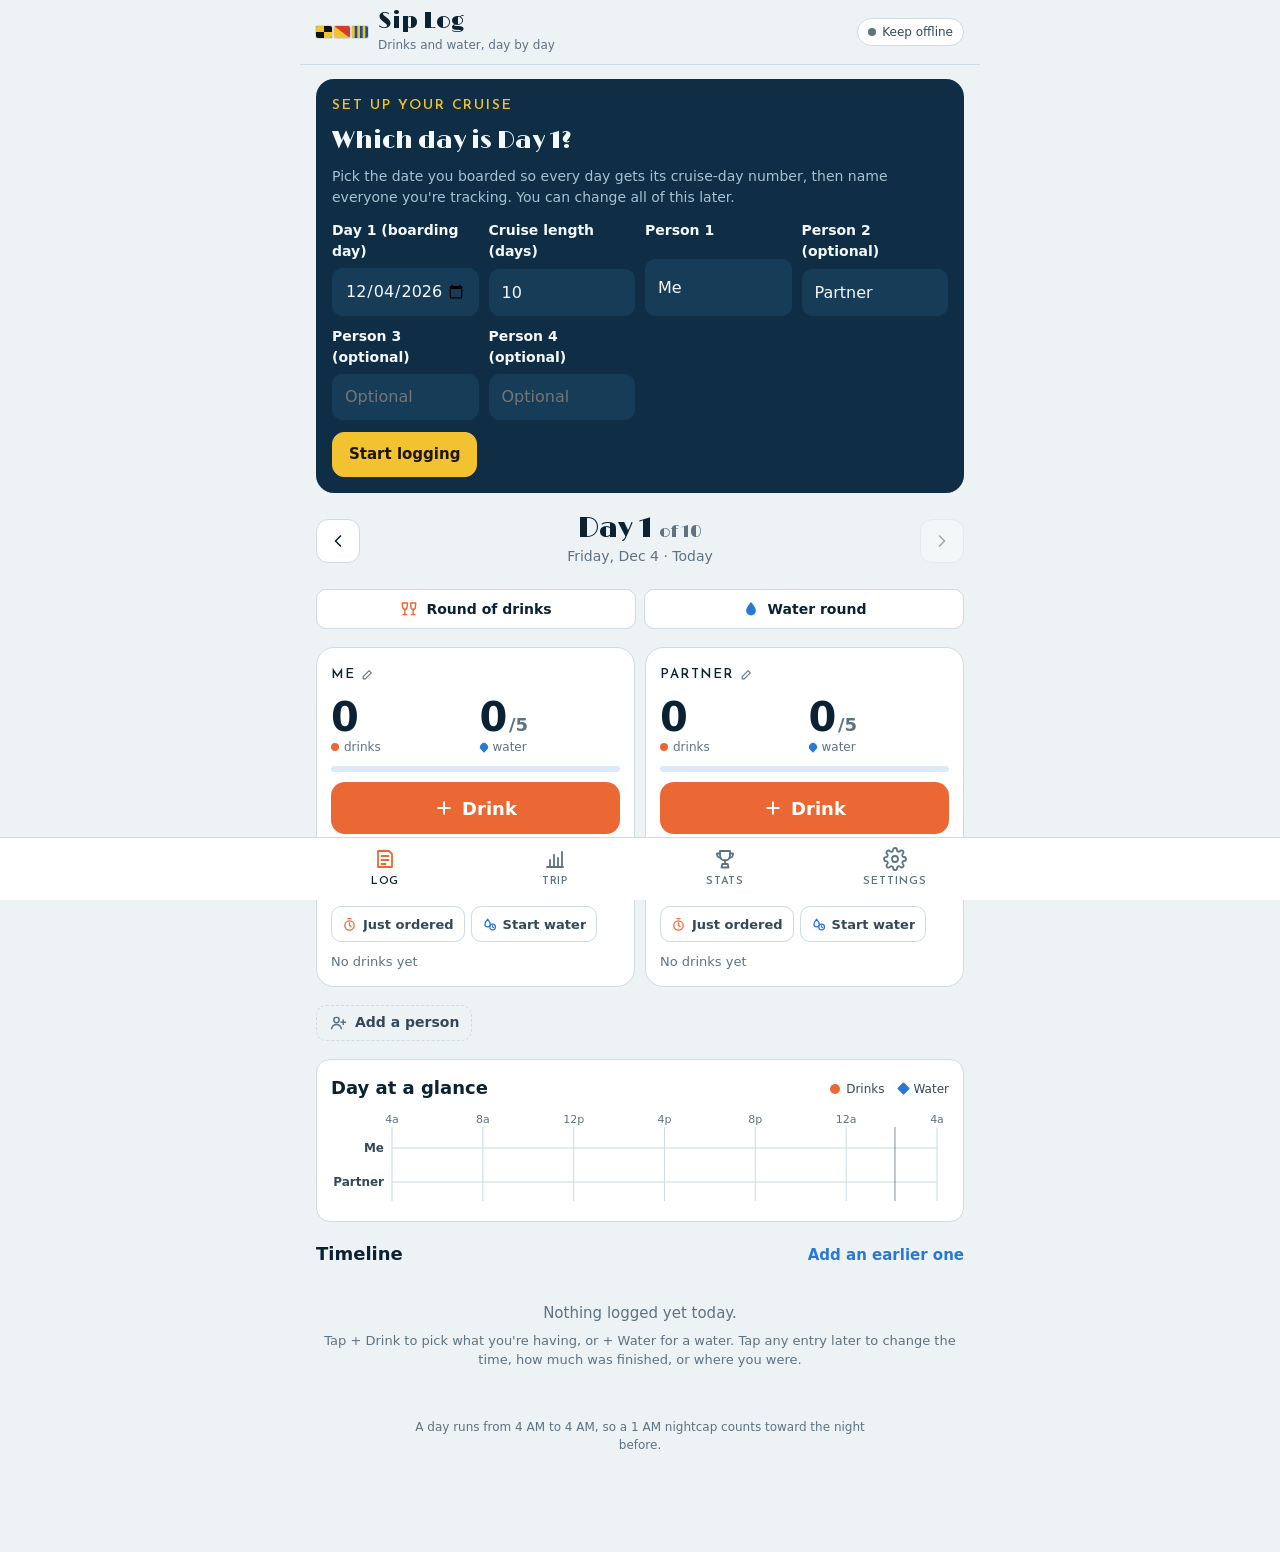
<file: index.html>
<!doctype html>
<html lang="en">
<head>
<meta charset="utf-8">
<meta name="viewport" content="width=device-width, initial-scale=1, viewport-fit=cover">
<title>Sip Log</title>
<meta name="description" content="Offline drink and water counter for your cruise: one-tap logging, finish times, a daily timeline and a day-by-day trip history.">
<meta name="theme-color" content="#0f2d44">
<meta name="mobile-web-app-capable" content="yes">
<meta name="apple-mobile-web-app-capable" content="yes">
<meta name="apple-mobile-web-app-title" content="Sip Log">
<meta name="apple-mobile-web-app-status-bar-style" content="default">
<link rel="icon" type="image/png" href="favicon-32.png">
<link rel="apple-touch-icon" href="apple-touch-icon.png">
<link rel="manifest" href="manifest.webmanifest">
<style>
:root{padding-top:env(safe-area-inset-top,0px);padding-bottom:env(safe-area-inset-bottom,0px)}[hidden]{display:none!important}img{max-width:100%}
@font-face{font-family:"Limelight";font-style:normal;font-weight:400;font-display:swap;src:url([data-uri]) format("woff2")}
@font-face{font-family:"Josefin Sans";font-style:normal;font-weight:600;font-display:swap;src:url([data-uri]) format("woff2")}
/* Layout: a ship's-log page per cruise day. Counters on top, the day's timeline below,
   a deck-style tab bar at the bottom. Drinks are orange, water is blue, everywhere. */
:root {
  --bg: #edf3f5;
  --surface: #ffffff;
  --surface-2: #e2ecf0;
  --ink: #0b2233;
  --ink-2: #33495a;
  --muted: #5d7282;
  --line: #cddbe2;
  --navy: #0f2d44;
  --navy-2: #173c58;
  --navy-ink: #f3f8fa;
  --navy-muted: #a9c0cf;
  --drink: #eb6834;
  --water: #2a78d6;
  --drink-soft: #fbe3d8;
  --water-soft: #dce9f9;
  --flag: #f2c230;
  --good: #23784a;
  --warn: #a35b00;
  --danger: #b3261e;
  --scrim: rgba(4, 16, 26, .55);
  --shadow: 0 1px 2px rgba(11, 34, 51, .06), 0 8px 24px rgba(11, 34, 51, .08);
  --font-display: "Limelight", "Didot", "Bodoni 72", Georgia, serif;
  --font-label: "Josefin Sans", "Futura", "Avenir Next", "Century Gothic", system-ui, sans-serif;
  --font-body: system-ui, -apple-system, "Segoe UI", Roboto, "Helvetica Neue", Arial, sans-serif;
  --r: 14px;
  --tabbar: 62px;
}
@media (prefers-color-scheme: dark) {
  :root:not([data-theme="light"]) {
    --bg: #07131c; --surface: #0e1f2c; --surface-2: #142a3a; --ink: #e7f0f4; --ink-2: #bfd0da;
    --muted: #8ca3b2; --line: #21384a; --navy: #0b2131; --navy-2: #14344b; --navy-ink: #eef5f8; --navy-muted: #9db5c4;
    --drink: #d95926; --water: #3987e5; --drink-soft: #3a2117; --water-soft: #13304f;
    --flag: #f2c230; --good: #5cc98a; --warn: #f0a63a; --danger: #ff8a80; --scrim: rgba(0, 0, 0, .62);
    --shadow: 0 1px 2px rgba(0, 0, 0, .3), 0 8px 24px rgba(0, 0, 0, .35);
    color-scheme: dark;
  }
}
:root[data-theme="dark"] {
  --bg: #07131c; --surface: #0e1f2c; --surface-2: #142a3a; --ink: #e7f0f4; --ink-2: #bfd0da;
  --muted: #8ca3b2; --line: #21384a; --navy: #0b2131; --navy-2: #14344b; --navy-ink: #eef5f8; --navy-muted: #9db5c4;
  --drink: #d95926; --water: #3987e5; --drink-soft: #3a2117; --water-soft: #13304f;
  --flag: #f2c230; --good: #5cc98a; --warn: #f0a63a; --danger: #ff8a80; --scrim: rgba(0, 0, 0, .62);
  --shadow: 0 1px 2px rgba(0, 0, 0, .3), 0 8px 24px rgba(0, 0, 0, .35);
  color-scheme: dark;
}

* { box-sizing: border-box; }
html { -webkit-text-size-adjust: 100%; }
body { margin: 0; background: var(--bg); color: var(--ink); font: 15px/1.5 var(--font-body); -webkit-tap-highlight-color: transparent; }
button, input, select, textarea { font: inherit; color: inherit; }
button { cursor: pointer; }
:focus-visible { outline: 3px solid var(--water); outline-offset: 2px; border-radius: 6px; }
h1, h2, h3 { margin: 0; text-wrap: balance; }
p { margin: 0; }
.eyebrow { font-family: var(--font-label); font-weight: 600; font-size: 12px; letter-spacing: .14em; text-transform: uppercase; color: var(--muted); }
.muted { color: var(--muted); }
.small { font-size: 13px; }
.sr { position: absolute; width: 1px; height: 1px; overflow: hidden; clip: rect(0 0 0 0); white-space: nowrap; }

/* shell */
.app { max-width: 680px; margin: 0 auto; padding-inline: 16px; padding-block: 0 calc(var(--tabbar) + 28px + env(safe-area-inset-bottom, 0px)); }
.top { position: sticky; top: env(safe-area-inset-top, 0px); z-index: 20; margin-inline: -16px; padding: 10px 16px; display: flex; align-items: center; gap: 12px; background: var(--bg); border-bottom: 1px solid var(--line); }
.top::before { content: ""; position: absolute; left: 0; right: 0; bottom: 100%; height: env(safe-area-inset-top, 0px); background: var(--bg); }
.brand { display: flex; align-items: center; gap: 10px; flex: 1; min-width: 0; }
.brand h1 { font-family: var(--font-display); font-weight: 400; font-size: 23px; line-height: 1; }
.brand .sub { font-size: 12px; color: var(--muted); margin-top: 3px; white-space: nowrap; overflow: hidden; text-overflow: ellipsis; }
.brand > div { min-width: 0; }
.flags { display: flex; gap: 2px; flex: none; }
.flags svg { display: block; border-radius: 2px; box-shadow: 0 0 0 1px var(--line); }
.status-pill { flex: none; display: inline-flex; align-items: center; gap: 6px; border: 1px solid var(--line); background: var(--surface); border-radius: 999px; padding: 4px 10px; font-size: 12px; color: var(--ink-2); }
.status-pill i { width: 8px; height: 8px; border-radius: 50%; background: var(--muted); display: inline-block; }
.status-pill.ok i { background: var(--good); }
.tabs { position: fixed; left: 0; right: 0; bottom: 0; z-index: 30; background: var(--surface); border-top: 1px solid var(--line); padding-bottom: env(safe-area-inset-bottom, 0px); }
.tabs .in { max-width: 680px; margin: 0 auto; display: grid; grid-template-columns: repeat(4, 1fr); }
.tabs button { height: var(--tabbar); border: 0; background: none; display: grid; justify-items: center; align-content: center; gap: 3px; color: var(--muted); font-family: var(--font-label); font-weight: 600; font-size: 11px; letter-spacing: .08em; text-transform: uppercase; }
.tabs button svg { width: 24px; height: 24px; }
.tabs button[aria-current="page"] { color: var(--ink); }
.tabs button[aria-current="page"] svg { color: var(--drink); }
.view { padding-block: 14px 8px; display: grid; grid-template-columns: minmax(0, 1fr); gap: 18px; }
.view > * { min-width: 0; }

/* controls */
.btn { display: inline-flex; align-items: center; justify-content: center; gap: 8px; min-height: 44px; padding: 10px 16px; border-radius: 12px; border: 1px solid var(--line); background: var(--surface); color: var(--ink); font-weight: 600; }
.btn svg { width: 18px; height: 18px; flex: none; }
.btn.small { min-height: 36px; padding: 6px 12px; font-size: 14px; border-radius: 10px; }
.btn.ghost { background: transparent; }
.btn.navy { background: var(--navy); border-color: var(--navy); color: var(--navy-ink); }
.btn.danger { color: var(--danger); border-color: currentColor; background: transparent; }
.btn-row { display: flex; flex-wrap: wrap; gap: 8px; }
.linkish { border: 0; background: none; color: var(--water); font-weight: 600; padding: 4px 0; }
.icon-btn { flex: none; width: 44px; height: 44px; display: inline-grid; place-items: center; border-radius: 12px; border: 1px solid var(--line); background: var(--surface); color: var(--ink); }
.icon-btn svg { width: 20px; height: 20px; }
.icon-btn:disabled { opacity: .35; cursor: default; }
.chips { display: flex; flex-wrap: wrap; gap: 8px; }
.chip { display: inline-flex; align-items: center; gap: 6px; min-height: 36px; padding: 6px 12px; border-radius: 999px; border: 1px solid var(--line); background: var(--surface); color: var(--ink-2); font-size: 14px; }
.chip[aria-pressed="true"] { background: var(--ink); border-color: var(--ink); color: var(--bg); }
.seg { display: inline-flex; border: 1px solid var(--line); border-radius: 12px; overflow: hidden; background: var(--surface); }
.seg button { border: 0; background: none; padding: 8px 14px; min-height: 40px; font-size: 14px; font-weight: 600; color: var(--ink-2); }
.seg button + button { border-left: 1px solid var(--line); }
.seg button[aria-pressed="true"] { background: var(--ink); color: var(--bg); }
.field { display: grid; gap: 6px; font-size: 14px; }
.field > span:first-child { font-weight: 600; }
.field input, .field select, .field textarea { width: 100%; border: 1px solid var(--line); background: var(--surface); border-radius: 10px; padding: 10px 12px; min-height: 44px; font-size: 16px; }
.field textarea { min-height: 70px; resize: vertical; }
.inline { display: flex; flex-wrap: wrap; gap: 8px; align-items: center; }
.inline > input { flex: 1 1 230px; width: 0; min-width: 0; }
#ed-body, #pe-body, #rd-body { grid-template-columns: minmax(0, 1fr); }
.chip.frac { font-size: 17px; min-width: 48px; justify-content: center; }

/* day header */
.dayhead { display: grid; grid-template-columns: auto 1fr auto; gap: 10px; align-items: center; }
.daytitle { border: 0; background: none; text-align: center; padding: 4px; display: grid; justify-items: center; gap: 2px; }
.daytitle .d { font-family: var(--font-display); font-weight: 400; font-size: 28px; line-height: 1.05; }
.daytitle .s { font-size: 14px; color: var(--muted); }
.daytitle .s b { color: var(--ink-2); font-weight: 600; }
.back-today { justify-self: center; }

/* counters */
.people { display: grid; gap: 10px; grid-template-columns: repeat(auto-fit, minmax(150px, 1fr)); }
.tile { background: var(--surface); border: 1px solid var(--line); border-radius: 18px; padding: 14px; display: grid; grid-template-columns: minmax(0, 1fr); gap: 10px; align-content: start; min-width: 0; }
.tile > * { min-width: 0; }
.tile .who { display: flex; justify-content: space-between; align-items: center; gap: 6px; }
.tile .who > .muted { flex: none; }
.namebtn { border: 0; background: none; padding: 6px 0; margin: -6px 0; min-height: 36px; min-width: 0; display: inline-flex; align-items: center; gap: 6px; color: var(--ink); text-align: left; }
.namebtn .nm { font-family: var(--font-label); font-weight: 600; font-size: 13px; letter-spacing: .12em; text-transform: uppercase; overflow: hidden; text-overflow: ellipsis; white-space: nowrap; min-width: 0; }
.namebtn .pen { flex: none; display: inline-flex; color: var(--muted); }
.namebtn .pen svg { width: 13px; height: 13px; }
.roundbar { display: grid; grid-template-columns: repeat(2, minmax(0, 1fr)); gap: 8px; }
.roundbar .btn { min-height: 40px; padding-inline: 8px; }
.roundbar [data-kind="drink"] svg { color: var(--drink); }
.roundbar [data-kind="water"] svg { color: var(--water); }
.addp { justify-self: start; border-style: dashed; color: var(--ink-2); background: transparent; }
.addp svg { color: var(--muted); }
.btn2 { display: grid; grid-template-columns: repeat(2, minmax(0, 1fr)); gap: 6px; }
.tile.compact { padding: 12px; gap: 8px; border-radius: 16px; }
.tile.compact .fig .v { font-size: 30px; }
.tile.compact .fig .v .of { font-size: 14px; }
.tile.compact .big { min-height: 48px; font-size: 15px; gap: 3px; padding: 0 4px; border-radius: 12px; }
.tile.compact .big svg { width: 15px; height: 15px; }
.tile.compact .mini { padding: 4px 8px; }
.tile.compact .lastline, .tile.compact .nudge { font-size: 12px; }
.figs { display: grid; grid-template-columns: repeat(2, minmax(0, 1fr)); gap: 8px; }
.fig { display: grid; gap: 0; min-width: 0; }
.fig .v { font-size: 40px; font-weight: 700; line-height: 1.05; letter-spacing: -.01em; }
.fig .v .of { font-size: 18px; font-weight: 600; color: var(--muted); margin-left: 2px; letter-spacing: 0; }
.fig .k { font-size: 12px; color: var(--muted); display: flex; align-items: center; gap: 5px; }
.fig .k i { width: 8px; height: 8px; border-radius: 50%; display: inline-block; flex: none; }
.fig.drink .k i { background: var(--drink); }
.fig.water .k i { background: var(--water); border-radius: 50% 50% 50% 0; transform: rotate(-45deg); }
.meter { height: 6px; border-radius: 4px; background: var(--water-soft); overflow: hidden; }
.meter i { display: block; height: 100%; background: var(--water); border-radius: 4px; }
.meter.drinkm { background: var(--drink-soft); }
.meter.drinkm i { background: var(--drink); }
.meter.over i { background: var(--danger); }
.big { min-height: 52px; border-radius: 14px; border: 0; font-size: 18px; font-weight: 700; display: flex; align-items: center; justify-content: center; gap: 8px; width: 100%; color: #fff; }
.big svg { width: 20px; height: 20px; }
.big.drink { background: var(--drink); }
.big.water { background: var(--water); }
.big:active { transform: translateY(1px); }
.mini-row { display: flex; flex-wrap: wrap; gap: 6px; min-width: 0; }
.mini-row > * { min-width: 0; }
.mini { border: 1px solid var(--line); background: transparent; border-radius: 10px; min-height: 36px; padding: 4px 10px; font-size: 13px; font-weight: 600; color: var(--ink-2); display: inline-flex; align-items: center; gap: 6px; max-width: 100%; }
.mini span { overflow: hidden; text-overflow: ellipsis; white-space: nowrap; }
.mini svg { width: 15px; height: 15px; flex: none; }
.lastline { font-size: 13px; color: var(--muted); }
.mini[data-act="start-drink"] svg { color: var(--drink); }
.mini.w svg { color: var(--water); }
.sipcard { gap: 4px; }
.siplist { list-style: none; margin: 0; padding: 0; display: grid; }
.siprow { display: flex; flex-wrap: wrap; align-items: center; gap: 6px 10px; padding: 8px 0; border-bottom: 1px solid var(--line); }
.siprow:last-child { border-bottom: 0; }
.sip-main { flex: 1 1 150px; min-width: 0; display: flex; align-items: flex-start; gap: 8px; border: 0; background: none; padding: 4px 0; text-align: left; }
.sip-txt { display: grid; gap: 1px; min-width: 0; }
.sip-txt b { font-size: 15px; line-height: 1.3; overflow-wrap: anywhere; }
.sip-txt > span { font-size: 13px; color: var(--muted); }
.sip-btns { display: flex; gap: 6px; margin-left: auto; }
.sip-btns button { min-width: 42px; min-height: 42px; border-radius: 10px; border: 1px solid var(--line); background: var(--surface); color: var(--ink); font-size: 17px; font-weight: 700; padding: 0 8px; }
.sip-btns .sip-done { display: inline-flex; align-items: center; gap: 5px; font-size: 14px; border: 1.5px solid var(--drink); padding: 0 12px; }
.sip-done svg { width: 16px; height: 16px; color: var(--drink); }
.siprow.w .sip-done { border-color: var(--water); }
.siprow.w .sip-done svg { color: var(--water); }
.nudge { font-size: 13px; border-radius: 10px; padding: 8px 10px; background: var(--water-soft); color: var(--ink); }

/* glance strip */
.card { background: var(--surface); border: 1px solid var(--line); border-radius: var(--r); padding: 14px; display: grid; gap: 10px; }
.legend { display: flex; gap: 14px; flex-wrap: wrap; font-size: 12px; color: var(--ink-2); }
.legend span { display: inline-flex; align-items: center; gap: 6px; }
.sw { width: 10px; height: 10px; border-radius: 3px; display: inline-block; }
.sw.drink { background: var(--drink); }
.sw.water { background: var(--water); }
.sw.dot { border-radius: 50%; }
.sw.dia { transform: rotate(45deg); border-radius: 1px; width: 9px; height: 9px; }
.chartbox { position: relative; }
.chartbox svg { display: block; width: 100%; height: auto; overflow: visible; }
.axis-t { fill: var(--muted); font-size: 11px; font-family: var(--font-body); font-variant-numeric: tabular-nums; }
.axis-l { fill: var(--ink-2); font-size: 12px; font-weight: 600; font-family: var(--font-body); }
.grid-l { stroke: var(--line); stroke-width: 1; }
.m-drink { fill: var(--drink); stroke: var(--surface); stroke-width: 2; }
.m-water { fill: var(--water); stroke: var(--surface); stroke-width: 2; }
.m-open { fill: var(--surface); stroke: var(--drink); stroke-width: 2; }
.m-wopen { fill: var(--surface); stroke: var(--water); stroke-width: 2; }
.m-dfill { fill: var(--drink); }
.m-wfill { fill: var(--water); }
.hit { fill: transparent; cursor: pointer; }
.hit:focus { outline: none; }
.hit:focus + .mk, .hitg:hover .mk, .hitg:focus-within .mk { filter: brightness(1.12); }
.bar-label { fill: var(--ink-2); font-size: 11px; font-weight: 600; font-family: var(--font-body); }
.tip { position: absolute; z-index: 5; pointer-events: none; background: var(--ink); color: var(--bg); border-radius: 10px; padding: 7px 10px; font-size: 13px; line-height: 1.35; box-shadow: var(--shadow); max-width: 220px; transform: translate(-50%, calc(-100% - 10px)); white-space: normal; }
.tip strong { display: block; font-size: 15px; }
.tip .key { display: inline-block; width: 12px; height: 2px; vertical-align: middle; margin-right: 6px; }

/* timeline */
.section-head { display: flex; flex-wrap: wrap; align-items: baseline; justify-content: space-between; gap: 6px 10px; }
.section-head h2 { font-size: 18px; }
.tl { list-style: none; margin: 0; padding: 0; display: grid; }
.tl-item { display: grid; grid-template-columns: 64px 22px 1fr auto; gap: 8px; align-items: start; padding: 10px 2px; width: 100%; border: 0; border-bottom: 1px solid var(--line); background: none; text-align: left; }
.tl-item:active { background: var(--surface-2); }
.tl-item time { font-size: 13px; font-weight: 600; font-variant-numeric: tabular-nums; color: var(--ink-2); padding-top: 2px; }
.tl-ico { width: 22px; height: 22px; display: grid; place-items: center; }
.tl-ico svg { width: 20px; height: 20px; }
.tl-ico.drink { color: var(--drink); }
.tl-ico.water { color: var(--water); }
.tl-main { display: grid; gap: 2px; min-width: 0; }
.tl-main b { font-size: 15px; line-height: 1.3; overflow-wrap: anywhere; }
.tl-main span { font-size: 13px; color: var(--muted); }
.tl-side { font-size: 13px; color: var(--muted); text-align: right; white-space: nowrap; }
.tl-gap { font-size: 12px; color: var(--muted); padding: 3px 0 3px 72px; border-bottom: 1px solid var(--line); }
.who-chip { font-family: var(--font-label); font-weight: 600; font-size: 11px; letter-spacing: .08em; text-transform: uppercase; color: var(--ink-2); background: var(--surface-2); border-radius: 6px; padding: 1px 6px; margin-right: 6px; }
.badge-sip { font-size: 11px; font-weight: 700; color: var(--drink); border: 1px solid currentColor; border-radius: 6px; padding: 0 5px; margin-left: 6px; }
.badge-part { font-size: 12px; font-weight: 700; color: var(--ink-2); background: var(--surface-2); border-radius: 6px; padding: 0 6px; margin-left: 6px; }
.empty { padding: 22px 8px; text-align: center; color: var(--muted); display: grid; gap: 6px; justify-items: center; }
.sumtable { width: 100%; border-collapse: collapse; font-size: 14px; }
.sumtable th, .sumtable td { padding: 8px 6px; border-bottom: 1px solid var(--line); text-align: right; font-variant-numeric: tabular-nums; white-space: nowrap; }
.sumtable th { font-family: var(--font-label); font-size: 11px; letter-spacing: .1em; text-transform: uppercase; color: var(--muted); font-weight: 600; }
.sumtable th:first-child, .sumtable td:first-child { text-align: left; white-space: normal; }
.sumtable tr.click { cursor: pointer; }
.sumtable tr.click:active td { background: var(--surface-2); }
.sumtable tr.today td { font-weight: 700; }
.sumtable tr.future td { color: var(--muted); }
.tablewrap { overflow-x: auto; }

/* trip */
.stats { display: grid; grid-template-columns: repeat(2, minmax(0, 1fr)); gap: 1px; background: var(--line); border: 1px solid var(--line); border-radius: var(--r); overflow: hidden; }
.stat { background: var(--surface); padding: 12px 14px; display: grid; gap: 2px; min-width: 0; }
.stat .k { font-size: 13px; color: var(--muted); }
.stat .v { font-size: 26px; font-weight: 700; line-height: 1.1; }
.stat .d { font-size: 12px; color: var(--muted); }
.list { display: grid; }
.list > div { display: flex; justify-content: space-between; gap: 10px; padding: 8px 0; border-bottom: 1px solid var(--line); font-size: 14px; }
.list > div span:last-child { color: var(--muted); font-variant-numeric: tabular-nums; white-space: nowrap; }

/* fun stats */
.awards { display: grid; grid-template-columns: repeat(auto-fill, minmax(min(100%, 250px), 1fr)); gap: 10px; }
.award { background: var(--surface); border: 1px solid var(--line); border-radius: var(--r); padding: 12px; display: grid; grid-template-columns: auto minmax(0, 1fr); gap: 12px; align-items: center; }
.medal { font-size: 24px; line-height: 1; width: 44px; height: 44px; display: grid; place-items: center; border-radius: 50%; background: var(--surface-2); }
.aw-t { font-family: var(--font-label); font-weight: 600; font-size: 11px; letter-spacing: .12em; text-transform: uppercase; color: var(--muted); }
.aw-w { font-size: 17px; font-weight: 700; line-height: 1.25; overflow-wrap: anywhere; }
.aw-v { font-size: 13px; color: var(--ink-2); }
.facts { display: grid; grid-template-columns: repeat(2, minmax(0, 1fr)); gap: 1px; background: var(--line); border: 1px solid var(--line); border-radius: 12px; overflow: hidden; }
.fact { background: var(--surface); padding: 10px 12px; display: grid; gap: 2px; align-content: start; min-width: 0; }
.fact:last-child:nth-child(odd) { grid-column: 1 / -1; }
.fact .k { font-size: 12px; color: var(--muted); }
.fact .v { font-size: 20px; font-weight: 700; line-height: 1.2; overflow-wrap: anywhere; }
.fact .d { font-size: 12px; color: var(--muted); }
.funfact { font-size: 14px; border-radius: 10px; padding: 10px 12px; background: var(--water-soft); }
details > summary { cursor: pointer; color: var(--water); font-weight: 600; padding: 4px 0; }
details[open] > summary { margin-bottom: 6px; }

/* people list */
.plist { display: grid; }
.prow { display: flex; align-items: center; justify-content: space-between; gap: 10px; padding: 8px 0; border-bottom: 1px solid var(--line); }
.prow:last-child { border-bottom: 0; }
.prow .btn-row { flex: none; }
.pname { font-weight: 600; min-width: 0; overflow-wrap: anywhere; }
.prow.off .pname { color: var(--muted); }
.chip.emo { font-size: 20px; min-width: 44px; min-height: 44px; justify-content: center; padding: 4px 8px; }
.chip.emo[data-v=""] { font-size: 14px; }

/* sheets */
.overlay { position: fixed; inset: 0; z-index: 50; background: var(--scrim); display: flex; align-items: flex-end; justify-content: center; }
.panel { background: var(--bg); color: var(--ink); width: 100%; max-width: 620px; max-height: calc(100% - 24px - env(safe-area-inset-top, 0px)); border-radius: 20px 20px 0 0; overflow-y: auto; overscroll-behavior: contain; box-shadow: var(--shadow); padding: 0 16px calc(24px + env(safe-area-inset-bottom, 0px)); animation: rise .22s cubic-bezier(.2, .8, .2, 1); display: grid; gap: 14px; align-content: start; }
.panel > * { min-width: 0; }
@media (min-width: 720px) { .overlay { align-items: center; } .panel { border-radius: 20px; max-height: 90vh; } }
@keyframes rise { from { transform: translateY(24px); opacity: .4; } to { transform: none; opacity: 1; } }
.panel-bar { position: sticky; top: 0; z-index: 2; display: flex; justify-content: space-between; align-items: center; gap: 8px; padding: 12px 0 8px; background: var(--bg); }
.panel-bar h2 { font-size: 18px; }
.seg.wide { display: grid; grid-template-columns: repeat(2, minmax(0, 1fr)); width: 100%; }
.pk-search { position: sticky; top: 56px; z-index: 1; display: flex; align-items: center; gap: 8px; border: 1px solid var(--line); background: var(--surface); border-radius: 12px; padding: 0 12px; min-height: 48px; box-shadow: 0 0 0 6px var(--bg); }
.pk-search:focus-within { outline: 3px solid var(--water); outline-offset: 1px; }
.pk-search svg { width: 18px; height: 18px; color: var(--muted); flex: none; }
.pk-search input { flex: 1; min-width: 0; border: 0; background: transparent; font-size: 16px; padding: 10px 0; outline: none; -webkit-appearance: none; appearance: none; }
.pk-list { display: grid; }
.pk-h { font-family: var(--font-label); font-weight: 600; font-size: 12px; letter-spacing: .14em; text-transform: uppercase; color: var(--muted); padding: 14px 0 4px; }
.pick { display: flex; justify-content: space-between; align-items: center; gap: 12px; width: 100%; min-height: 50px; padding: 10px 4px; border: 0; border-bottom: 1px solid var(--line); background: none; text-align: left; }
.pick:active { background: var(--surface-2); }
.pick .pk-n { font-size: 16px; font-weight: 600; display: inline-flex; align-items: center; gap: 8px; min-width: 0; overflow-wrap: anywhere; }
.pick .pk-m { font-size: 13px; color: var(--muted); white-space: nowrap; flex: none; }
.pick svg { width: 18px; height: 18px; color: var(--drink); flex: none; }
.pick.plain .pk-n { color: var(--ink-2); font-weight: 500; }
.pick.add .pk-n { color: var(--drink); }
.heart { color: var(--drink); }
.pk-hint { font-size: 14px; border-radius: 10px; padding: 8px 10px; background: var(--drink-soft); color: var(--ink); }
.pk-badge { font-size: 11px; font-weight: 700; color: var(--bg); background: var(--ink); border-radius: 6px; padding: 1px 6px; margin-left: 4px; }
.sugg { display: grid; border: 1px solid var(--line); border-radius: 10px; overflow: hidden; background: var(--surface); }
.sugg button { border: 0; border-bottom: 1px solid var(--line); background: none; text-align: left; padding: 10px 12px; display: flex; justify-content: space-between; gap: 10px; font-size: 15px; }
.sugg button:last-child { border-bottom: 0; }
.sugg button span:last-child { color: var(--muted); font-size: 13px; white-space: nowrap; }
.daylist { display: grid; }
.daylist button { border: 0; border-bottom: 1px solid var(--line); background: none; text-align: left; padding: 10px 2px; display: grid; grid-template-columns: 1fr auto; gap: 4px 10px; align-items: center; }
.daylist button b { font-size: 15px; }
.daylist button span { font-size: 13px; color: var(--muted); }
.daylist button .tot { grid-row: span 2; text-align: right; font-variant-numeric: tabular-nums; }
.daylist button[aria-current="true"] b { color: var(--drink); }
.setup { background: var(--navy); color: var(--navy-ink); border-radius: 18px; padding: 16px; display: grid; gap: 12px; }
.setup .eyebrow { color: var(--flag); }
.setup h2 { font-family: var(--font-display); font-weight: 400; font-size: 24px; line-height: 1.1; }
.setup p { color: var(--navy-muted); font-size: 14px; }
.setup .field input { background: var(--navy-2); border-color: var(--navy-2); color: var(--navy-ink); }
.setup .btn { border-color: var(--navy-2); background: transparent; color: var(--navy-ink); }
.setup .btn.go { background: var(--flag); border-color: var(--flag); color: #1b1606; }
.settings { display: grid; gap: 16px; }
.settings h3 { font-size: 13px; font-family: var(--font-label); font-weight: 600; letter-spacing: .14em; text-transform: uppercase; color: var(--muted); }
.grid2 { display: grid; grid-template-columns: repeat(auto-fill, minmax(140px, 1fr)); gap: 10px; }
.grid2 > * { min-width: 0; }
.field input[type="date"], .field input[type="datetime-local"] { min-width: 0; max-width: 100%; }
.ports { display: grid; gap: 8px; }
.ports label { display: grid; grid-template-columns: 92px 1fr; gap: 8px; align-items: center; font-size: 13px; color: var(--muted); }
.ports input { border: 1px solid var(--line); background: var(--surface); border-radius: 10px; padding: 8px 10px; min-height: 40px; font-size: 16px; width: 100%; }
.foot { font-size: 12px; color: var(--muted); text-align: center; padding: 8px 0 0; max-width: 60ch; margin-inline: auto; }
.toast { position: fixed; left: 0; right: 0; margin-inline: auto; width: max-content; bottom: calc(var(--tabbar) + 14px + env(safe-area-inset-bottom, 0px)); z-index: 80; background: var(--ink); color: var(--bg); border-radius: 12px; padding: 10px 14px; display: flex; gap: 12px; align-items: center; box-shadow: var(--shadow); max-width: calc(100% - 32px); font-size: 14px; }
.toast button { border: 0; background: none; color: var(--flag); font-weight: 700; padding: 4px; white-space: nowrap; }
@media (prefers-reduced-motion: reduce) { *, *::before, *::after { animation: none !important; transition: none !important; } }

</style>
</head>
<body>
<div class="app" id="app">
  <header class="top">
    <div class="brand">
      <span class="flags" aria-hidden="true" title="L·O·G in signal flags">
        <svg width="16" height="12" viewBox="0 0 16 12"><rect width="16" height="12" fill="#111111"/><rect width="8" height="6" fill="#f2c230"/><rect x="8" y="6" width="8" height="6" fill="#f2c230"/></svg>
        <svg width="16" height="12" viewBox="0 0 16 12"><rect width="16" height="12" fill="#f2c230"/><path d="M0 0H16V12Z" fill="#d23d2c"/></svg>
        <svg width="16" height="12" viewBox="0 0 16 12"><rect width="16" height="12" fill="#1d4f91"/><rect width="2.67" height="12" fill="#f2c230"/><rect x="5.33" width="2.67" height="12" fill="#f2c230"/><rect x="10.67" width="2.67" height="12" fill="#f2c230"/></svg>
      </span>
      <div>
        <h1>Sip Log</h1>
        <p class="sub" id="brand-sub">Drinks and water, day by day</p>
      </div>
    </div>
    <button class="status-pill" id="status" data-act="offline-help" type="button"><i></i><span>Offline</span></button>
  </header>
  <main>
    <section class="view" id="v-log" aria-label="Day log"></section>
    <section class="view" id="v-trip" aria-label="Whole trip" hidden></section>
    <section class="view" id="v-stats" aria-label="Fun stats" hidden></section>
    <section class="view" id="v-settings" aria-label="Settings" hidden></section>
  </main>
</div>
<nav class="tabs" aria-label="Sections">
  <div class="in">
    <button type="button" data-go="log"><svg viewBox="0 0 24 24" fill="none" stroke="currentColor" stroke-width="1.8" stroke-linecap="round" stroke-linejoin="round"><path d="M5 4h11l3 3v13H5z"/><path d="M8.5 9h7M8.5 13h7M8.5 17h4"/></svg><span>Log</span></button>
    <button type="button" data-go="trip"><svg viewBox="0 0 24 24" fill="none" stroke="currentColor" stroke-width="1.8" stroke-linecap="round" stroke-linejoin="round"><path d="M4 20h16"/><path d="M7 20v-7M11 20V8M15 20v-9M19 20V5"/></svg><span>Trip</span></button>
    <button type="button" data-go="stats"><svg viewBox="0 0 24 24" fill="none" stroke="currentColor" stroke-width="1.8" stroke-linecap="round" stroke-linejoin="round"><path d="M7 4h10v4.5a5 5 0 0 1-10 0z"/><path d="M7 6.5H4v1a3.2 3.2 0 0 0 3.6 3.2M17 6.5h3v1a3.2 3.2 0 0 1-3.6 3.2"/><path d="M12 13.5v3.5M8.5 20.5h7l-.8-3.5H9.3z"/></svg><span>Stats</span></button>
    <button type="button" data-go="settings"><svg viewBox="0 0 24 24" fill="none" stroke="currentColor" stroke-width="1.8" stroke-linecap="round" stroke-linejoin="round"><circle cx="12" cy="12" r="3"/><path d="M19.4 15a1.7 1.7 0 0 0 .3 1.8l.1.1a2 2 0 1 1-2.8 2.8l-.1-.1a1.7 1.7 0 0 0-1.8-.3 1.7 1.7 0 0 0-1 1.5V21a2 2 0 1 1-4 0v-.1a1.7 1.7 0 0 0-1.1-1.5 1.7 1.7 0 0 0-1.8.3l-.1.1a2 2 0 1 1-2.8-2.8l.1-.1a1.7 1.7 0 0 0 .3-1.8 1.7 1.7 0 0 0-1.5-1H3a2 2 0 1 1 0-4h.1a1.7 1.7 0 0 0 1.5-1.1 1.7 1.7 0 0 0-.3-1.8l-.1-.1a2 2 0 1 1 2.8-2.8l.1.1a1.7 1.7 0 0 0 1.8.3H9a1.7 1.7 0 0 0 1-1.5V3a2 2 0 1 1 4 0v.1a1.7 1.7 0 0 0 1 1.5 1.7 1.7 0 0 0 1.8-.3l.1-.1a2 2 0 1 1 2.8 2.8l-.1.1a1.7 1.7 0 0 0-.3 1.8V9a1.7 1.7 0 0 0 1.5 1H21a2 2 0 1 1 0 4h-.1a1.7 1.7 0 0 0-1.5 1z"/></svg><span>Settings</span></button>
  </div>
</nav>
<div id="layer"></div>
<div class="toast" id="toast" role="status" aria-live="polite" hidden></div>

<script type="text/plain" id="catalog-data">
Beer|1
Glass of wine|1
Glass of bubbly|1
Shot|1
Double|2
Hard seltzer|1
Cocktail|1.5
Frozen drink|1.3
Spiked coffee|1
Rum and Coke|1.3
Vodka cranberry|1.3
Piña Colada|1.3
Painkiller|1.3
Mai Tai (Trader Vic's)|1.7
Resort Mai Tai|1.8
Bahama Mama|1
Rum Runner|1.7
Zombie|3.3
Hurricane|2
Planter's Punch|1.4
Jungle Bird|1.3
Navy Grog|2.1
Scorpion|1.3
Scorpion Bowl|2.7
Blue Hawaiian|1.3
Blue Hawaii|1.2
Goombay Smash|1.6
Coco Loco|2
Lava Flow|1
Miami Vice|1.3
Frozen Daiquiri|1.3
Strawberry Daiquiri (Frozen)|1.3
Mango Daiquiri (Frozen)|1.3
Banana Daiquiri (Frozen)|1.5
Peach Daiquiri (Frozen)|1.3
Passion Fruit Daiquiri (Frozen)|1.3
Pineapple Daiquiri (Frozen)|1.3
Watermelon Daiquiri (Frozen)|1.3
Coconut Daiquiri|1.3
Banana Colada|1.2
Mango Colada|1
Strawberry Colada|1
Skinny Colada|1
Chi Chi|1
Coconut Mojito|1
Pineapple Mojito|1
Passion Fruit Mojito|1
Mango Mojito|1
Rum Swizzle|2.1
Queen's Park Swizzle|1.4
Missionary's Downfall|0.8
Fog Cutter|2
Saturn|0.9
Three Dots and a Dash|1.7
Royal Hawaiian|1.1
Suffering Bastard|1.4
Yellow Bird|1.6
Rum Punch (Bajan)|1.4
Caribbean Rum Punch|1.3
Sky Juice|1.4
Batida de Coco|1.3
Guavaberry Colada|0.8
Aruba Ariba|1.5
Shark Bite|1.3
Bob Marley|1.2
Malibu Sunset|0.5
Doctor Funk|1.4
Ancient Mariner|1.5
Nui Nui|1.4
Cobra's Fang|1.7
Tradewinds|1.5
Hotel Nacional Special|1.2
Coconut Patrón Margarita|1.7
Frozen Coconut Margarita|1.7
Spicy Coconut Margarita|1.7
Pineapple Coconut Margarita|1.7
Mango Coconut Margarita|1.7
Skinny Coconut Margarita|1.3
Tequila Colada|1.3
Classic Margarita|1.8
Tommy's Margarita|1.3
Cadillac Margarita|2
Frozen Margarita|2
Frozen Strawberry Margarita|1.7
Mango Margarita|1.7
Spicy Margarita (Jalapeño)|1.8
Spicy Pineapple Margarita|1.7
Passion Fruit Margarita|1.7
Watermelon Margarita|1.7
Blood Orange Margarita|1.7
Blue Margarita|1.8
Raspberry Margarita|1.8
Peach Margarita|1.7
Hibiscus Margarita|1.7
Cucumber Jalapeño Margarita|1.3
Strawberry Basil Margarita|1.7
Champagne Margarita|1.9
Beergarita|2
Paloma|1.3
Fresh Paloma|1.3
Tequila Sunrise|1.3
El Diablo|1.1
Mexican Mule|1.3
Batanga|1.3
Cantarito|1.3
Ranch Water|1.3
Matador|1
Bloody Maria|1.3
Oaxaca Old Fashioned|1.4
Tequila Sour|1.3
Siesta|1.2
Mexican Firing Squad|1.4
Juan Collins|1.3
Tequila Mojito|1.3
Rosita|1.5
Vampiro|1.3
Mezcal Margarita|1.9
Mezcal Paloma|1.4
Naked and Famous|1.2
Mezcal Negroni|1.4
Division Bell|1.1
Mezcal Mule|1.4
Tequila Espresso Martini|1.2
Mexican Martini|1.8
Espresso Martini|1.5
Coconut Espresso Martini|1.3
Salted Caramel Espresso Martini|1
Irish Cream Espresso Martini|1.1
Cosmopolitan|1.5
White Cosmopolitan|1.5
Lemon Drop|1.7
Raspberry Lemon Drop|1.5
Lavender Lemon Drop|1.5
French Martini|1.1
Passion Fruit Martini|1
Lychee Martini|1.6
Appletini|1.3
Chocolate Martini|1.3
Chocolate Raspberry Martini|1.3
White Chocolate Martini|1.3
Mint Chocolate Martini|1.5
Hazelnut Martini|1.5
Tiramisu Martini|1
Key Lime Pie Martini|1.4
Pineapple Upside-Down Martini|1
Birthday Cake Martini|1.2
Coconut Cream Pie Martini|0.9
Caramel Apple Martini|1.4
Dirty Martini|1.7
Classic Gin Martini|1.9
Vodka Martini|1.8
Vesper|2
Gibson|1.9
Martinez|1.6
Breakfast Martini|1.7
Pomegranate Martini|1.3
Watermelon Martini|1
Cucumber Elderflower Martini|1.6
Peach Martini|1.3
Mango Martini|1.3
Bikini Martini|1.4
Melon Martini|1.3
Raspberry Martini|1.3
Flirtini|1.3
Orange Blossom Martini|1.2
Cucumber Basil Gin Martini|1.4
Blood Orange Martini|1.3
Daiquiri|1.3
Hemingway Daiquiri|1.5
Strawberry Daiquiri (Shaken)|1.3
Ti' Punch|1.7
Corn 'n' Oil|1.5
El Presidente|1.4
Mary Pickford|1.1
Rum Old Fashioned|1.4
Treacle|1.4
Kingston Negroni|1.4
Rum Sour|1.4
Airmail|1.3
Old Cuban|1.6
Cable Car|1.4
Caipirinha|1.3
Caipiroska|1.3
Strawberry Caipirinha|1.3
Passion Fruit Caipirinha|1.3
Pisco Sour|1.4
Pisco Punch|1.3
Guaro Sour|1
Poncha|1.7
Gimlet|1.4
Vodka Gimlet|1.3
Cucumber Gimlet|1.4
Gin Basil Smash|1.4
Bee's Knees|1.4
Southside|1.4
Aviation|1.7
Last Word|1.6
Corpse Reviver No. 2|1.3
Negroni|1.4
White Negroni|1.6
Clover Club|1.2
Pink Lady|1.4
White Lady|1.9
Bramble|1.6
Gin Fizz|1.4
Ramos Gin Fizz|1.4
Singapore Sling|1.6
Monkey Gland|1.1
Pegu Club|1.9
Gin Sour|1.4
Army & Navy|1.4
Hanky Panky|1.7
Bijou|1.9
Jasmine|1.3
Twentieth Century|1.5
Bronx|1.3
Satan's Whiskers|1.3
Casino|1.6
Sidecar|1.8
Between the Sheets|1.8
Jack Rose|1.3
Brandy Crusta|1.7
Metropolitan|1.3
Stinger|1.6
Japanese Cocktail|1.4
Champs-Élysées|1.4
Brandy Old Fashioned|1.4
Brandy Sour|1.4
Amaretto Sour|0.9
Midori Sour|0.8
Sloe Gin Fizz|1
Godmother|1.3
Mojito|1.3
Strawberry Mojito|1.3
Raspberry Mojito|1.3
Watermelon Mojito|1.3
Royal Mojito|1.6
Cuba Libre|1.3
Captain & Coke|1.2
Dark 'n' Stormy|1.3
Moscow Mule|1.3
London Mule|1.4
Jamaican Mule|1.4
Pineapple Mule|1.3
Blackberry Mule|1.3
Gin Gin Mule|1.1
Gin & Tonic|1.4
Spanish Gin Tonic|1.4
Elderflower Gin & Tonic|1.6
Vodka Tonic|1.3
Vodka Soda|1.3
Vodka Cranberry|1.3
Sea Breeze|1
Bay Breeze|1
Malibu Bay Breeze|0.7
Malibu Pineapple|0.7
Madras|1
Screwdriver|1.3
Greyhound|1.3
Salty Dog|1.4
Harvey Wallbanger|1.3
Sex on the Beach|1.2
Fuzzy Navel|0.7
Woo Woo|1.3
Long Island Iced Tea|1.7
Long Beach Iced Tea|1.7
Tokyo Tea|1.9
Electric Lemonade|1.2
Blue Lagoon|1.3
Dirty Shirley|1
Tom Collins|1.4
Vodka Collins|1.3
Elderflower Collins|1.3
Gin Rickey|1.4
Floradora|1.1
Americano|1
Campari Soda|0.8
Garibaldi|0.6
Fernet con Coca|1.3
Piscola|1.3
Chilcano|1.4
Ting with a Sting|1.3
Cyprus Brandy Sour|1.4
Horse's Neck|1.4
Bloody Mary|1.3
Bloody Caesar|1.3
Red Snapper|1.4
Vodka Red Bull|1
Pimm's Cup|0.8
Vodka Lemonade|1.3
John Daly|1
Cucumber Mint Cooler|1.3
Ouzo & Water|1
Pastis|0.8
Aperol Spritz|0.9
Campari Spritz|1.4
Hugo Spritz|1.1
Limoncello Spritz|1.6
Elderflower Spritz|0.9
Lillet Tonic|0.6
Bicicletta|1.4
Negroni Sbagliato|1.2
Mimosa|0.6
Pineapple Mimosa|0.6
Mango Mimosa|0.7
Bellini|0.7
Rossini|0.7
Kir Royale|1.1
Champagne Cocktail|1.1
French 75|1.3
French 77|1.5
Sgroppino|0.9
Death in the Afternoon|1.8
Chambord Royale|1.1
Poinsettia|1
Red Sangria|1.9
White Sangria|1.4
Cava Sangria|1.4
Tinto de Verano|0.7
Kalimotxo|0.7
Rebujito|0.5
Agua de Valencia|1.3
Vermut|0.8
Kir|1.1
Wine Spritzer|0.8
White Port & Tonic|0.6
Sherry Cobbler|0.8
Mulled Wine|1.4
Frosé|0.8
Medio y Medio|1.2
Clericó|0.8
Terremoto|1
Fish House Punch|1.3
Port|1
Michelada|0.9
Chelada|0.9
Shandy|0.5
Radler|0.5
Monaco|0.5
Black Velvet|0.8
Snakebite|1.3
Beermosa|0.4
Lunchbox|1.1
Red Eye|0.6
Stout Float|0.6
Mudslide|1.3
Mudslide (On the Rocks)|1.3
White Russian|1.7
Black Russian|1.7
Colorado Bulldog|1.3
Grasshopper|0.8
Frozen Grasshopper|0.8
Brandy Alexander|1.4
Golden Cadillac|0.9
Golden Dream|0.8
Toasted Almond|0.8
Nutty Irishman|0.6
Bushwacker|1.4
Dirty Banana|1
Monkey La La|1.3
Kahlúa Colada|1
Chocolate Monkey|0.8
Coquito|1
Baileys on the Rocks|0.6
Brandy Milk Punch|1.3
Creamsicle|1.2
Velvet Hammer|1.4
Smith & Curran|0.5
Strawberry Shake (Spiked)|0.4
Chocolate Shake (Spiked)|0.8
Piña Colada Float|1
Carajillo|0.8
Spanish Coffee|1.6
Mexican Coffee|1
Jamaican Coffee|1
Keoke Coffee|1.2
Baileys Coffee|0.4
Café Amaretto|0.7
Hazelnut Coffee|0.6
Café Royale|0.7
Caffè Corretto|0.3
Kahlúa Iced Coffee|0.5
RumChata Iced Coffee|0.3
Hot Buttered Rum|1.3
Hot Toddy (Brandy)|1
Peppermint Patty|0.8
Spiked Mexican Hot Chocolate|1
Baileys Hot Chocolate|0.4
Spiced Rum Chai|0.9
Spiked Affogato|0.3
Lemon Drop Shot|0.8
Kamikaze|1
B-52|0.6
Baby Guinness|0.4
Buttery Nipple|0.4
Mini Beer|0.5
Jäger Bomb|0.9
Pineapple Upside-Down Shot|0.4
Chocolate Cake Shot|0.8
White Tea Shot|0.5
Mexican Candy Shot|0.8
Tequila Shot|1
Tequila & Sangrita|1
Scooby Snack|0.3
Surfer on Acid|0.5
Melon Ball|0.5
Purple Hooter|0.6
Alien Brain Hemorrhage|0.3
Mind Eraser|1
Irish Flag|0.7
Pink Starburst|0.6
Cinnamon Toast Shot|0.5
Rattlesnake|0.5
Jolly Rancher|0.6
Apple Pie Shot|0.4
Birthday Cake Shot|0.6
Limoncello|0.8
Ginjinha|0.5
Sambuca con la Mosca|0.6
Mastiha on Ice|1
Xtabentún|0.8
Grappa|0.7
Amaro Digestivo|0.6
Fernet Shot|0.7
Mezcal Neat|1.1
Añejo Tequila Neat|1
Cognac Neat|1
Piña Fumada|1.4
Jamaican Rum Punch|1.6
Midori Splice|0.7
Coconut Mule|0.7
Tequila Lemonade|1.3
Strawberry Martini|1.3
Japanese Slipper|1
Tuxedo No. 2|1.9
Alaska|1.7
Pink Gin|1.5
Vodka Sour|1.3
Chilean Pisco Sour|1.3
Gin Daisy|1.4
French Connection|1.3
Charlie Chaplin|0.8
Aperol Sour|0.3
Gin & Juice|1.4
Limoncello Collins|1.2
Rum Collins|1.3
Pink Lemonade Vodka|1.3
Vodka Cherry Limeade|1
Strawberry Mule|1.3
Blueberry Mojito|1.3
Rosé Sangria|1.6
Spaghett|1.1
Shandy Gaff|0.5
Kir Breton|0.6
Gin Alexander|1.5
Café Brûlot|1
Guava Daiquiri (Frozen)|1.3
Guava Margarita|1.7
Guava Mimosa|0.7
Ginger Gimlet|1.6
Old-School Gimlet|1.4
Hpnotiq Breeze|0.4
Orange Crush|1.7
Rosemary Greyhound|1.3
Ginger Mojito|1.3
Mango Mule|1.3
Creamsicle Shot|0.4
Aguardiente|0.5
</script>
<script>window.SIPLOG_URL = "https://porkupine0.github.io/sip-log/"; window.SIPLOG_BUILD = "2026-10-02T19:02:51.270Z";</script>
<script>
/* Sip Log: drink and water counter with a day-by-day timeline. Runs fully offline. */
(function () {
  'use strict';
  const $ = (s, el) => (el || document).querySelector(s);
  const $$ = (s, el) => [...(el || document).querySelectorAll(s)];
  const esc = s => String(s == null ? '' : s).replace(/[&<>"']/g, c => ({ '&': '&amp;', '<': '&lt;', '>': '&gt;', '"': '&quot;', "'": '&#39;' }[c]));
  const norm = s => String(s).toLowerCase().normalize('NFD').replace(/[̀-ͯ]/g, '').replace(/['’]/g, '').trim();
  const pad = n => String(n).padStart(2, '0');
  const SITE = window.SIPLOG_URL || '';
  const BUILD_LABEL = (() => { const b = window.SIPLOG_BUILD; const d = b ? new Date(b) : null; return d && !isNaN(d) ? d.toLocaleString(undefined, { month: 'short', day: 'numeric', hour: 'numeric', minute: '2-digit' }) : 'this copy'; })();
  const RECIPES_URL = 'https://porkupine0.github.io/sip-and-sail/';

  // Drink names from the Sip & Sail catalog ("name|standard drinks")
  const CATALOG = ($('#catalog-data') ? $('#catalog-data').textContent : '').split('\n').map(l => l.trim()).filter(Boolean)
    .map(l => { const [name, std] = l.split('|'); return { name, std: +std, n: norm(name) }; });
  const catalogByName = new Map(CATALOG.map(c => [c.n, c]));

  // ---------- storage ----------
  const mem = {};
  const store = {
    get(k, d) {
      try { const v = localStorage.getItem('siplog.' + k); if (v != null) return JSON.parse(v); } catch (e) { /* ignore */ }
      return Object.prototype.hasOwnProperty.call(mem, k) ? mem[k] : d;
    },
    set(k, v) { mem[k] = v; try { localStorage.setItem('siplog.' + k, JSON.stringify(v)); } catch (e) { /* ignore */ } }
  };
  const S = Object.assign({
    people: [{ name: 'Me' }, { name: 'Partner' }], start: '', days: 10, ports: [], cutoff: 4,
    waterUnit: 'bottle', waterGoal: 5, limit: '', pkg: '', price: 16,
    theme: 'auto', setupDone: false, lastBackup: 0, askDrink: true
  }, store.get('settings', {}));
  let E = store.get('entries', []);
  if (!Array.isArray(E)) E = [];
  const saveS = () => store.set('settings', S);
  const saveE = () => store.set('entries', E);
  try { if (navigator.storage && navigator.storage.persist) navigator.storage.persist().catch(() => {}); } catch (e) { /* ignore */ }

  const STRENGTHS = [['Light', 1, 'beer, wine, spritz'], ['Regular', 1.5, 'most cocktails'], ['Strong', 2, 'doubles, Long Islands']];
  const WATER = { glass: ['Glass', 240, '8 oz'], cup: ['Large cup', 355, '12 oz'], bottle: ['Bottle', 500, '16.9 oz'], liter: ['Liter', 1000, '33.8 oz'] };
  const SPOTS = ['Pool deck', 'Martini Bar', 'Sunset Bar', 'Lounge', 'Dinner', 'Show', 'Casino', 'Cabin', 'Ashore', 'Other'];
  const EMOJI = ['🦈', '🐬', '🐙', '🦀', '🐠', '🐢', '🦜', '🌴', '⚓', '🍍', '🥥', '🌞'];
  const MAX_PEOPLE = 6;

  // ---------- people: stable slots, so old entries keep their owner even if someone is hidden ----------
  function normalizePeople() {
    if (!Array.isArray(S.people) || !S.people.length) S.people = [{ name: 'Me' }];
    S.people = S.people.slice(0, MAX_PEOPLE).map(p => typeof p === 'string' ? { name: p, emoji: '', hidden: false } : Object.assign({ name: '', emoji: '', hidden: false }, p));
    if (S.people.every(p => p.hidden)) S.people[0].hidden = false;
  }
  normalizePeople();
  const nameOf = p => (S.people[p] && S.people[p].name) || `Person ${p + 1}`;
  const labelOf = p => ((S.people[p] && S.people[p].emoji) ? S.people[p].emoji + ' ' : '') + nameOf(p);
  const visibleIdx = () => S.people.map((_, i) => i).filter(i => !S.people[i].hidden);
  const freeSlot = () => { const h = S.people.findIndex((x, i) => x.hidden && !E.some(e => (e.p || 0) === i)); return h >= 0 ? h : S.people.length < MAX_PEOPLE ? S.people.length : -1; };
  const canAdd = () => freeSlot() >= 0;
  const shownIn = list => { const v = visibleIdx(); list.forEach(e => { const p = e.p || 0; if (!v.includes(p)) v.push(p); }); return v.sort((a, b) => a - b); };

  // ---------- dates: a cruise day runs from the cutoff hour to the cutoff hour next morning ----------
  const ymd = d => `${d.getFullYear()}-${pad(d.getMonth() + 1)}-${pad(d.getDate())}`;
  const parse = k => { const [y, m, d] = k.split('-').map(Number); return { y, m, d }; };
  const dayKey = ts => ymd(new Date(ts - (+S.cutoff || 0) * 3600e3));
  const curKey = () => dayKey(Date.now());
  const dayIndex = k => { const a = parse(S.start), b = parse(k); return Math.round((Date.UTC(b.y, b.m - 1, b.d) - Date.UTC(a.y, a.m - 1, a.d)) / 864e5); };
  const keyAt = i => { const a = parse(S.start); const d = new Date(Date.UTC(a.y, a.m - 1, a.d + i)); return `${d.getUTCFullYear()}-${pad(d.getUTCMonth() + 1)}-${pad(d.getUTCDate())}`; };
  const inTrip = k => { const i = dayIndex(k); return i >= 0 && i < (+S.days || 0); };
  const dateLabel = (k, o) => { const { y, m, d } = parse(k); return new Date(y, m - 1, d, 12).toLocaleDateString(undefined, o || { weekday: 'short', month: 'short', day: 'numeric' }); };
  const dayStart = k => { const { y, m, d } = parse(k); return new Date(y, m - 1, d, +S.cutoff || 0, 0, 0, 0).getTime(); };
  const dayName = k => inTrip(k) ? `Day ${dayIndex(k) + 1}` : dateLabel(k, { month: 'short', day: 'numeric' });
  const portOf = k => (inTrip(k) && S.ports[dayIndex(k)]) || '';
  if (!S.start) S.start = curKey();

  // ---------- formatting ----------
  const fmtTime = ts => new Date(ts).toLocaleTimeString(undefined, { hour: 'numeric', minute: '2-digit' });
  const fmt1 = n => (Math.round(n * 10) / 10).toFixed(1).replace(/\.0$/, '');
  function fmtDur(min) { min = Math.max(0, Math.round(min)); if (min < 60) return min + ' min'; const h = Math.floor(min / 60), m = min % 60; return h + ' h' + (m ? ' ' + m + ' min' : ''); }
  function ago(ts) { const m = Math.round((Date.now() - ts) / 60000); return m < 1 ? 'just now' : fmtDur(m) + ' ago'; }
  function volume(ml) { return (ml >= 1000 ? fmt1(ml / 1000) + ' L' : Math.round(ml) + ' ml') + ' · ' + Math.round(ml / 29.5735) + ' oz'; }
  const money = n => '$' + Math.round(n).toLocaleString();
  const toInput = ts => { const d = new Date(ts); return `${ymd(d)}T${pad(d.getHours())}:${pad(d.getMinutes())}`; };
  const fromInput = v => { if (!v) return null; const [a, b] = v.split('T'); const { y, m, d } = parse(a); const [hh, mm] = (b || '0:0').split(':').map(Number); return new Date(y, m - 1, d, hh || 0, mm || 0).getTime(); };
  const uid = () => Date.now().toString(36) + Math.random().toString(36).slice(2, 7);
  const hourLabel = h => { h = ((h % 24) + 24) % 24; return h === 0 ? '12 AM' : h < 12 ? h + ' AM' : h === 12 ? '12 PM' : (h - 12) + ' PM'; };
  const fmtHour = h => { h = +h || 0; return h === 0 ? 'midnight' : h < 12 ? h + ' AM' : h === 12 ? 'noon' : (h - 12) + ' PM'; };
  const joinNames = arr => arr.length < 2 ? arr.join('') : arr.slice(0, -1).join(', ') + ' & ' + arr[arr.length - 1];
  const buzz = () => { try { if (navigator.vibrate) navigator.vibrate(12); } catch (e) { /* ignore */ } };
  // portions: how much of a drink or a water was actually finished
  const PARTS = [[1, 'All'], [0.75, '¾'], [0.5, '½'], [0.25, '¼']];
  const FRAC = { 0.25: '¼', 0.5: '½', 0.75: '¾' };
  const partOf = e => (e && e.part > 0 && e.part < 1 ? e.part : 1);
  const partWord = v => (v >= 1 ? 'all' : FRAC[v] || fmt1(v));
  function fmtQ(n) { // quarter amounts as 2½
    const r = Math.round(n * 4) / 4;
    if (Math.abs(r - n) > 0.01) return fmt1(n);
    const whole = Math.floor(r + 1e-9), f = +(r - whole).toFixed(2);
    return f ? (whole ? String(whole) : '') + FRAC[f] : String(whole);
  }
  const many = (n, one, more) => (n > 0 && n <= 1 ? one : more);
  const POPULAR = ['Coconut Patrón Margarita', 'Piña Colada', 'Classic Margarita', 'Mojito', 'Aperol Spritz', 'Espresso Martini', 'Painkiller', 'Caribbean Rum Punch', 'Beer', 'Glass of wine'];

  // ---------- icons ----------
  const I = {
    plus: '<svg viewBox="0 0 24 24" fill="none" stroke="currentColor" stroke-width="2.4" stroke-linecap="round"><path d="M12 5v14M5 12h14"/></svg>',
    check: '<svg viewBox="0 0 24 24" fill="none" stroke="currentColor" stroke-width="2.2" stroke-linecap="round" stroke-linejoin="round"><path d="m5 12.5 4.5 4.5L19 7.5"/></svg>',
    timer: '<svg viewBox="0 0 24 24" fill="none" stroke="currentColor" stroke-width="2" stroke-linecap="round" stroke-linejoin="round"><circle cx="12" cy="13.5" r="7.5"/><path d="M12 9.5v4l2.5 1.5M9.5 2.5h5"/></svg>',
    again: '<svg viewBox="0 0 24 24" fill="none" stroke="currentColor" stroke-width="2" stroke-linecap="round" stroke-linejoin="round"><path d="M4 12a8 8 0 0 1 13.7-5.6L20 8.5M20 4v4.5h-4.5M20 12a8 8 0 0 1-13.7 5.6L4 15.5M4 20v-4.5h4.5"/></svg>',
    left: '<svg viewBox="0 0 24 24" fill="none" stroke="currentColor" stroke-width="2" stroke-linecap="round" stroke-linejoin="round"><path d="m15 6-6 6 6 6"/></svg>',
    right: '<svg viewBox="0 0 24 24" fill="none" stroke="currentColor" stroke-width="2" stroke-linecap="round" stroke-linejoin="round"><path d="m9 6 6 6-6 6"/></svg>',
    x: '<svg viewBox="0 0 24 24" fill="none" stroke="currentColor" stroke-width="2" stroke-linecap="round"><path d="M6 6l12 12M18 6 6 18"/></svg>',
    copy: '<svg viewBox="0 0 24 24" fill="none" stroke="currentColor" stroke-width="1.9" stroke-linecap="round" stroke-linejoin="round"><rect x="8" y="8" width="12" height="12" rx="2.5"/><path d="M16 8V6a2 2 0 0 0-2-2H6a2 2 0 0 0-2 2v8a2 2 0 0 0 2 2h2"/></svg>',
    drink: '<svg viewBox="0 0 24 24" fill="none" stroke="currentColor" stroke-width="1.9" stroke-linecap="round" stroke-linejoin="round"><path d="M4 5h16c0 5-3.6 8-8 8s-8-3-8-8zM12 13v6.5M8 20h8"/></svg>',
    water: '<svg viewBox="0 0 24 24" fill="currentColor"><path d="M12 2.8c3.4 4.3 6.5 8 6.5 11.4a6.5 6.5 0 0 1-13 0C5.5 10.8 8.6 7.1 12 2.8z"/></svg>',
    cheers: '<svg viewBox="0 0 24 24" fill="none" stroke="currentColor" stroke-width="1.9" stroke-linecap="round" stroke-linejoin="round"><path d="M3 4h7l-.6 5.5a2.9 2.9 0 0 1-5.8 0zM6.5 12.4V19M4 19.5h5M14 4h7l-.6 5.5a2.9 2.9 0 0 1-5.8 0zM17.5 12.4V19M15 19.5h5"/></svg>',
    person: '<svg viewBox="0 0 24 24" fill="none" stroke="currentColor" stroke-width="2" stroke-linecap="round" stroke-linejoin="round"><circle cx="10" cy="8" r="3.5"/><path d="M3.5 19.5c.8-3.5 3.4-5.5 6.5-5.5s5.7 2 6.5 5.5M19 8v6M16 11h6"/></svg>',
    sipw: '<svg viewBox="0 0 24 24" fill="none" stroke="currentColor" stroke-width="2" stroke-linecap="round" stroke-linejoin="round"><path d="M9 3.5c2.4 3 4.3 5.6 4.3 7.9a4.3 4.3 0 0 1-8.6 0c0-2.3 1.9-4.9 4.3-7.9z"/><circle cx="17" cy="16" r="4.5"/><path d="M17 13.8V16l1.4.9"/></svg>',
    search: '<svg viewBox="0 0 24 24" fill="none" stroke="currentColor" stroke-width="2" stroke-linecap="round"><circle cx="10.5" cy="10.5" r="6"/><path d="m15 15 5 5"/></svg>',
    pencil: '<svg viewBox="0 0 24 24" fill="none" stroke="currentColor" stroke-width="2" stroke-linecap="round" stroke-linejoin="round"><path d="M4 20h4L19 9l-4-4L4 16z"/></svg>'
  };

  // ---------- theme ----------
  const hostTheme = document.documentElement.getAttribute('data-theme');
  function applyTheme() {
    const r = document.documentElement;
    if (S.theme === 'auto') { if (hostTheme) r.setAttribute('data-theme', hostTheme); else r.removeAttribute('data-theme'); }
    else r.setAttribute('data-theme', S.theme);
  }

  // ---------- data helpers ----------
  const forDay = k => E.filter(e => dayKey(e.t) === k);
  const tripEntries = () => E.filter(e => inTrip(dayKey(e.t)));
  const byPerson = (list, p) => list.filter(e => (e.p || 0) === p);
  // drinks and waters are amounts (a half-finished drink counts ½); orders and bottles count glasses
  function stats(list) {
    const drinks = list.filter(e => e.kind === 'drink');
    const waters = list.filter(e => e.kind === 'water');
    const done = drinks.filter(e => !e.open).sort((a, b) => a.t - b.t);
    const first = done[0], last = done[done.length - 1];
    const sum = (arr, f) => arr.reduce((a, e) => a + f(e), 0);
    return {
      drinks: sum(drinks, partOf), orders: drinks.length,
      waters: sum(waters, partOf), bottles: waters.length,
      std: sum(drinks, e => (+e.std || 0) * partOf(e)),
      ml: sum(waters, e => (+e.ml || 0) * partOf(e)),
      first, last,
      open: drinks.filter(e => e.open).sort((a, b) => a.t - b.t),
      openW: waters.filter(e => e.open).sort((a, b) => a.t - b.t),
      pace: done.length >= 2 && last.t - first.t >= 5 * 60000 ? (last.t - first.t) / (done.length - 1) / 60000 : null
    };
  }
  function lastNamed(p) {
    let best = null;
    for (const e of E) if (e.kind === 'drink' && (e.p || 0) === p && e.name && (!best || e.t > best.t)) best = e;
    return best;
  }
  function recentNames() {
    const seen = new Map();
    E.filter(e => e.kind === 'drink' && e.name).sort((a, b) => b.t - a.t).forEach(e => { const n = norm(e.name); if (!seen.has(n)) seen.set(n, e); });
    return [...seen.values()];
  }
  const stdFor = name => { const c = name && catalogByName.get(norm(name)); return c ? c.std : null; };
  // every drink name logged so far: this person's own first (favorites, then most recent), then everyone else's
  function drinkHistory(p) {
    const map = new Map();
    E.filter(e => e.kind === 'drink' && e.name).sort((a, b) => b.t - a.t).forEach(e => {
      const n = norm(e.name);
      let h = map.get(n);
      if (!h) { h = { name: e.name.trim(), last: e, mine: null, count: 0, fav: false }; map.set(n, h); }
      if ((e.p || 0) === p) { h.count++; if (!h.mine) h.mine = e; }
      if (e.fav) h.fav = true;
    });
    const list = [...map.values()];
    const own = list.filter(h => h.mine).sort((a, b) => (b.fav - a.fav) || b.mine.t - a.mine.t);
    const others = list.filter(h => !h.mine).sort((a, b) => (b.fav - a.fav) || b.last.t - a.last.t);
    return own.concat(others);
  }

  // ---------- overlays, toasts, clipboard ----------
  const layer = $('#layer');
  const stack = [];
  let ignorePop = 0;
  function openOverlay(html, opts) {
    opts = opts || {};
    const el = document.createElement('div');
    el.className = 'overlay';
    el.innerHTML = html;
    $('#toast').hidden = true;
    let pushed = false;
    try { history.pushState({ siplog: stack.length + 1 }, ''); pushed = true; } catch (e) { pushed = false; }
    layer.appendChild(el);
    stack.push({ el, pushed, onClose: opts.onClose });
    document.body.style.overflow = 'hidden';
    el.addEventListener('click', e => { if (e.target === el) closeTop(); });
    setTimeout(() => { const f = el.querySelector('[data-autofocus]'); if (f) try { f.focus({ preventScroll: true }); } catch (e) { /* ignore */ } }, 40);
    return el;
  }
  function removeTop() {
    const e = stack.pop(); if (!e) return null;
    e.el.remove();
    if (e.onClose) e.onClose();
    if (!stack.length) { document.body.style.overflow = ''; if (updatePending) setTimeout(reloadForUpdate, 400); }
    return e;
  }
  function closeTop() { const e = removeTop(); if (e && e.pushed) { ignorePop++; try { history.back(); } catch (err) { ignorePop--; } } }
  window.addEventListener('popstate', () => { if (ignorePop > 0) { ignorePop--; return; } if (stack.length) removeTop(); });
  document.addEventListener('keydown', e => { if (e.key === 'Escape' && stack.length) closeTop(); });

  let toastTimer;
  function toast(msg, actions) {
    const t = $('#toast');
    t.innerHTML = `<span>${esc(msg)}</span>` + (actions || []).map((a, i) => `<button type="button" data-ti="${i}">${esc(a[0])}</button>`).join('');
    (actions || []).forEach((a, i) => { t.querySelector(`[data-ti="${i}"]`).onclick = () => { t.hidden = true; a[1](); }; });
    t.hidden = false;
    clearTimeout(toastTimer);
    toastTimer = setTimeout(() => { t.hidden = true; }, actions && actions.length ? 6000 : 2600);
  }
  function copyText(text, okMsg) {
    const fallback = () => {
      const ta = document.createElement('textarea');
      ta.value = text; ta.setAttribute('readonly', ''); ta.style.position = 'fixed'; ta.style.opacity = '0';
      document.body.appendChild(ta); ta.select();
      let ok = false; try { ok = document.execCommand('copy'); } catch (e) { ok = false; }
      ta.remove();
      toast(ok ? okMsg : 'Copy was blocked here. Select the text and copy it manually.');
    };
    try {
      if (navigator.clipboard && navigator.clipboard.writeText) navigator.clipboard.writeText(text).then(() => toast(okMsg), fallback);
      else fallback();
    } catch (e) { fallback(); }
  }

  // ---------- navigation ----------
  const VIEWS = ['log', 'trip', 'stats', 'settings'];
  let view = 'log';
  let sel = curKey();
  let tripWho = -1, tlWho = -1, statsScope = 'trip';
  let lastRound = null;
  function go(v) {
    view = v;
    VIEWS.forEach(x => { $('#v-' + x).hidden = x !== v; });
    $$('.tabs button').forEach(b => b.setAttribute('aria-current', b.dataset.go === v ? 'page' : 'false'));
    render();
    try { window.scrollTo(0, 0); } catch (e) { /* ignore */ }
  }
  function render() {
    if (view === 'log') renderLog();
    else if (view === 'trip') renderTrip();
    else if (view === 'stats') renderStats();
    else renderSettings();
  }

  // ---------- LOG ----------
  function renderLog() {
    const k = sel, cur = curKey(), isToday = k === cur;
    const list = forDay(k);
    const vis = visibleIdx();
    const compact = vis.length >= 3;
    const i = dayIndex(k);
    let h = '';
    if (!S.setupDone) h += setupHTML();
    h += `<div class="dayhead">
      <button class="icon-btn" type="button" data-act="prevday" aria-label="Previous day">${I.left}</button>
      <button class="daytitle" type="button" data-act="days" aria-label="Choose a day">
        <span class="d">${inTrip(k) ? `Day ${i + 1} <span class="muted" style="font-size:.6em">of ${S.days}</span>` : esc(dateLabel(k, { month: 'short', day: 'numeric' }))}</span>
        <span class="s">${esc(dateLabel(k, { weekday: 'long', month: 'short', day: 'numeric' }))}${portOf(k) ? ` · <b>${esc(portOf(k))}</b>` : ''}${isToday ? ' · Today' : ''}</span>
      </button>
      <button class="icon-btn" type="button" data-act="nextday" aria-label="Next day" ${k >= cur ? 'disabled' : ''}>${I.right}</button>
    </div>
    ${isToday ? '' : '<button class="btn small back-today" type="button" data-act="today">Back to today</button>'}
    ${isToday && vis.length >= 2 ? `<div class="roundbar" role="group" aria-label="Log for several people at once"><button class="btn small" type="button" data-act="round" data-kind="drink">${I.cheers}Round of drinks</button><button class="btn small" type="button" data-act="round" data-kind="water">${I.water}Water round</button></div>` : ''}
    ${isToday ? sippingHTML() : ''}
    <div class="people ${compact ? 'compact' : ''}">${vis.map(p => tileHTML(p, byPerson(list, p), isToday, k, compact)).join('')}</div>
    ${canAdd() ? `<button class="btn small addp" type="button" data-act="person-new">${I.person}Add a person</button>` : ''}
    <section class="card" aria-label="Day at a glance">
      <div class="section-head"><h2>Day at a glance</h2><div class="legend"><span><i class="sw drink dot"></i>Drinks</span><span><i class="sw water dia"></i>Water</span></div></div>
      <div class="chartbox" id="glance"></div>
    </section>
    ${timelineHTML(list, k, isToday)}
    ${summaryHTML(k, list)}
    <p class="foot">A day runs from ${fmtHour(S.cutoff)} to ${fmtHour(S.cutoff)}, so a 1 AM nightcap counts toward the night before.</p>`;
    $('#v-log').innerHTML = h;
    drawGlance(k, list);
  }

  function setupHTML() {
    const ppl = S.people.map(p => p.name).concat(['', '', '', '']).slice(0, 4);
    return `<div class="setup">
      <p class="eyebrow">Set up your cruise</p>
      <h2>Which day is Day 1?</h2>
      <p>Pick the date you boarded so every day gets its cruise-day number, then name everyone you're tracking. You can change all of this later.</p>
      <div class="grid2">
        <label class="field" for="su-start"><span>Day 1 (boarding day)</span><input id="su-start" type="date" value="${esc(S.start)}"></label>
        <label class="field" for="su-days"><span>Cruise length (days)</span><input id="su-days" type="number" min="1" max="60" inputmode="numeric" value="${esc(S.days)}"></label>
        ${ppl.map((n, i) => `<label class="field" for="su-p${i}"><span>Person ${i + 1}${i ? ' (optional)' : ''}</span><input id="su-p${i}" value="${esc(n)}" placeholder="${i === 0 ? 'Me' : 'Optional'}" maxlength="16" autocomplete="off"></label>`).join('')}
      </div>
      <div class="btn-row"><button class="btn go" type="button" data-act="setup-save">Start logging</button></div>
    </div>`;
  }

  // everything still being sipped, by everyone: two drinks at once each get their own row and buttons
  function sippingHTML() {
    const list = E.filter(e => e.open).sort((a, b) => (a.p || 0) - (b.p || 0) || (a.start || a.t) - (b.start || b.t));
    if (!list.length) return '';
    const showWho = visibleIdx().length > 1 || shownIn(list).length > 1;
    return `<section class="card sipcard" aria-label="Sipping now">
      <div class="section-head"><h2>Sipping now</h2><span class="muted small">Done when it's empty, or how much was finished</span></div>
      <ul class="siplist">${list.map(e => {
        const isW = e.kind === 'water', name = isW ? 'Water' : (e.name || 'Drink'), since = e.start || e.t;
        const old = Date.now() - since > 6 * 3600e3;
        return `<li class="siprow ${isW ? 'w' : ''}">
          <button class="sip-main" type="button" data-act="edit" data-id="${e.id}" aria-label="Edit ${esc(name)}">
            <span class="tl-ico ${isW ? 'water' : 'drink'}" aria-hidden="true">${isW ? I.water : I.drink}</span>
            <span class="sip-txt"><b>${esc(name)}</b><span>${showWho ? `${esc(labelOf(e.p || 0))} · ` : ''}${old ? `since ${esc(dateLabel(dayKey(since), { weekday: 'short' }))} ${fmtTime(since)}` : `<span data-dur="${since}">${fmtDur((Date.now() - since) / 60000)}</span>`}</span></span>
          </button>
          <span class="sip-btns" role="group" aria-label="How much of the ${esc(name)} was finished">
            <button class="sip-done" type="button" data-act="finish" data-id="${e.id}" data-part="1" aria-label="Finished all of the ${esc(name)}">${I.check}Done</button>${PARTS.slice(1).map(([v, l]) => `<button type="button" data-act="finish" data-id="${e.id}" data-part="${v}" aria-label="Finished ${l} of the ${esc(name)}">${l}</button>`).join('')}
          </span>
        </li>`;
      }).join('')}</ul>
    </section>`;
  }
  function tileHTML(p, list, isToday, k, compact) {
    const st = stats(list);
    const goal = +S.waterGoal || 0, lim = +S.limit || 0;
    const going = st.open.concat(st.openW).map(e => (e.kind === 'water' ? 'water' : e.name || 'a drink'));
    const ln = isToday ? lastNamed(p) : null;
    const nameBtn = `<button class="namebtn" type="button" data-act="person-edit" data-p="${p}" aria-label="Rename ${esc(nameOf(p))}"><span class="nm">${esc(labelOf(p))}</span><span class="pen" aria-hidden="true">${I.pencil}</span></button>`;
    const actions = isToday
      ? (compact
        ? `<div class="btn2"><button class="big drink" type="button" data-act="add-drink" data-p="${p}">${I.plus}Drink</button><button class="big water" type="button" data-act="add-water" data-p="${p}">${I.plus}Water</button></div>`
        : `<button class="big drink" type="button" data-act="add-drink" data-p="${p}">${I.plus}Drink</button><button class="big water" type="button" data-act="add-water" data-p="${p}">${I.plus}Water</button>`) +
        `<div class="mini-row">
          <button class="mini" type="button" data-act="start-drink" data-p="${p}">${I.timer}<span>${compact ? 'Ordered' : 'Just ordered'}</span></button>
          <button class="mini w" type="button" data-act="start-water" data-p="${p}" title="Start a water you'll sip for a while">${I.sipw}<span>Start water</span></button>
          ${ln ? `<button class="mini" type="button" data-act="again" data-p="${p}" data-id="${ln.id}" title="Log another ${esc(ln.name)}">${I.again}<span>${esc(ln.name)}</span></button>` : ''}
        </div>`
      : `<button class="btn small" type="button" data-act="add-past" data-p="${p}">Add to ${esc(dayName(k))}</button>`;
    return `<div class="tile ${compact ? 'compact' : ''}">
      <div class="who">${nameBtn}${st.std ? `<span class="muted small">≈${fmt1(st.std)} std</span>` : ''}</div>
      <div class="figs">
        <div class="fig drink"><span class="v">${fmtQ(st.drinks)}${lim ? `<span class="of">/${lim}</span>` : ''}</span><span class="k"><i></i>${many(st.drinks, 'drink', 'drinks')}</span></div>
        <div class="fig water"><span class="v">${fmtQ(st.waters)}${goal ? `<span class="of">/${goal}</span>` : ''}</span><span class="k"><i></i>water</span></div>
      </div>
      ${lim ? `<div class="meter drinkm ${st.drinks > lim ? 'over' : ''}" role="img" aria-label="${fmtQ(st.drinks)} of ${lim} drinks"><i style="width:${Math.min(100, st.drinks / lim * 100)}%"></i></div>` : ''}
      ${goal ? `<div class="meter" role="img" aria-label="${fmtQ(st.waters)} of ${goal} waters"><i style="width:${Math.min(100, st.waters / goal * 100)}%"></i></div>` : ''}
      ${actions}
      <p class="lastline">${[
        st.last ? `Last drink ${fmtTime(st.last.t)}${isToday ? ` · <span data-ago="${st.last.t}">${ago(st.last.t)}</span>` : ''}` : (isToday && going.length ? '' : 'No drinks yet'),
        st.pace ? `one every ${fmtDur(st.pace)}` : '',
        isToday && going.length ? `<b>Sipping ${esc(joinNames(going))}</b>` : ''
      ].filter(Boolean).join(' · ')}</p>
      ${isToday && st.drinks - st.waters >= 2 ? `<p class="nudge">${fmtQ(st.drinks - st.waters)} drinks ahead of water. Time for a bottle?</p>` : ''}
    </div>`;
  }

  // Day at a glance: one row per person, drinks (circles) and water (diamonds) on a clock axis
  function drawGlance(k, list) {
    const box = $('#glance'); if (!box) return;
    const rows = shownIn(list);
    const W = Math.max(260, box.clientWidth || 340);
    const left = Math.min(92, Math.max(48, Math.max(...rows.map(p => labelOf(p).length)) * 7 + 12)), right = 12, top = 20, row = 34;
    const H = top + rows.length * row + 8;
    const t0 = dayStart(k), t1 = t0 + 24 * 3600e3;
    const x = t => left + (t - t0) / (t1 - t0) * (W - left - right);
    let s = `<svg width="${W}" height="${H}" viewBox="0 0 ${W} ${H}" role="img" aria-label="Timeline of drinks and water for ${esc(dayName(k))}">`;
    for (let hr = 0; hr <= 24; hr++) {
      const clock = ((+S.cutoff || 0) + hr) % 24;
      if (clock % 4 !== 0) continue;
      const xx = x(t0 + hr * 3600e3);
      s += `<line class="grid-l" x1="${xx}" x2="${xx}" y1="${top - 4}" y2="${H - 6}"/><text class="axis-t" x="${xx}" y="${top - 8}" text-anchor="middle">${clock === 0 ? '12a' : clock === 12 ? '12p' : clock < 12 ? clock + 'a' : (clock - 12) + 'p'}</text>`;
    }
    rows.forEach((p, r) => {
      const cy = top + r * row + row / 2, lab = labelOf(p);
      s += `<line class="grid-l" x1="${left}" x2="${W - right}" y1="${cy}" y2="${cy}"/><text class="axis-l" x="${left - 8}" y="${cy + 4}" text-anchor="end">${esc(lab.length > 11 ? lab.slice(0, 10) + '…' : lab)}</text>`;
    });
    const now = Date.now();
    if (now > t0 && now < t1) s += `<line x1="${x(now)}" x2="${x(now)}" y1="${top - 4}" y2="${H - 6}" stroke="var(--ink)" stroke-width="1" opacity=".5"/>`;
    // a wedge for the share of a drink that was finished, starting at 12 o'clock
    const pie = (cx, cy, r, f) => { const a = f * 2 * Math.PI; return `M${cx} ${cy}L${cx} ${cy - r}A${r} ${r} 0 ${f > 0.5 ? 1 : 0} 1 ${(cx + r * Math.sin(a)).toFixed(2)} ${(cy - r * Math.cos(a)).toFixed(2)}Z`; };
    const diamond = (cx, cy, h, cls) => `<rect class="mk ${cls}" x="${cx - h}" y="${cy - h}" width="${2 * h}" height="${2 * h}" transform="rotate(45 ${cx} ${cy})"/>`;
    list.slice().sort((a, b) => a.t - b.t).forEach(e => {
      const r = rows.indexOf(e.p || 0);
      const cy = top + r * row + row / 2, cx = x(Math.min(Math.max(e.t, t0), t1));
      const part = partOf(e);
      const label = `${fmtTime(e.t)} · ${e.kind === 'water' ? 'Water' : (e.name || 'Drink')}${e.open ? ' (sipping)' : part < 1 ? ` (${partWord(part)} finished)` : ''} · ${nameOf(e.p || 0)}`;
      let mark;
      if (e.kind === 'water') {
        if (e.open) mark = diamond(cx, cy, 4.5, 'm-wopen');
        else if (part < 1) mark = diamond(cx, cy, 4.5, 'm-wopen') + diamond(cx, cy, 4.5 * Math.sqrt(part), 'm-wfill');
        else mark = diamond(cx, cy, 4.5, 'm-water');
      } else if (e.open) mark = `<circle class="mk m-open" cx="${cx}" cy="${cy}" r="5.5"/>`;
      else if (part < 1) mark = `<circle class="mk m-open" cx="${cx}" cy="${cy}" r="5.5"/><path class="mk m-dfill" d="${pie(cx, cy, 5.5, part)}"/>`;
      else mark = `<circle class="mk m-drink" cx="${cx}" cy="${cy}" r="5.5"/>`;
      s += `<g class="hitg"><circle class="hit" cx="${cx}" cy="${cy}" r="12" tabindex="0" role="button" aria-label="${esc(label)}" data-act="edit" data-id="${e.id}" data-tip-x="${cx}" data-tip-y="${cy - 8}"/>${mark}</g>`;
    });
    s += '</svg><div class="tip" hidden></div>';
    box.innerHTML = s;
    bindTips(box, el => {
      const e = E.find(x => x.id === el.dataset.id); if (!e) return null;
      return [fmtTime(e.t), `${e.kind === 'water' ? 'Water' : (e.name || 'Drink')}${e.open ? ', still sipping' : partOf(e) < 1 ? `, ${partWord(partOf(e))} finished` : ''}`, nameOf(e.p || 0), e.kind === 'water' ? 'water' : 'drink'];
    });
  }
  function bindTips(box, content) {
    const tip = box.querySelector('.tip');
    const show = el => {
      const c = content(el); if (!c) return;
      tip.textContent = '';
      const strong = document.createElement('strong'); strong.textContent = c[0]; tip.appendChild(strong);
      const line = document.createElement('div');
      const key = document.createElement('span'); key.className = 'key'; key.style.background = c[3] === 'water' ? 'var(--water)' : 'var(--drink)';
      line.appendChild(key); line.appendChild(document.createTextNode(c[1])); tip.appendChild(line);
      if (c[2]) { const w = document.createElement('div'); w.style.opacity = '.75'; w.textContent = c[2]; tip.appendChild(w); }
      const bx = +el.dataset.tipX, W = box.clientWidth;
      tip.style.left = Math.min(Math.max(bx, 70), W - 70) + 'px';
      tip.style.top = el.dataset.tipY + 'px';
      tip.hidden = false;
    };
    const hide = () => { tip.hidden = true; };
    $$('[data-tip-x]', box).forEach(el => {
      el.addEventListener('pointerenter', () => show(el));
      el.addEventListener('pointerleave', hide);
      el.addEventListener('focus', () => show(el));
      el.addEventListener('blur', hide);
    });
  }

  function timelineHTML(list, k, isToday) {
    const whoList = shownIn(list);
    if (tlWho >= 0 && !whoList.includes(tlWho)) tlWho = -1;
    const mine = tlWho >= 0 ? byPerson(list, tlWho) : list;
    const sorted = mine.slice().sort((a, b) => b.t - a.t);
    const multi = whoList.length > 1;
    let rows = '';
    sorted.forEach((e, idx) => {
      if (idx > 0) {
        const gap = (sorted[idx - 1].t - e.t) / 60000;
        if (gap >= 1) rows += `<li class="tl-gap" aria-hidden="true">${fmtDur(gap)} later</li>`;
      }
      const isW = e.kind === 'water', part = partOf(e);
      const bits = [];
      if (e.start && !e.open) bits.push(`${isW ? 'started' : 'ordered'} ${fmtTime(e.start)} · ${fmtDur((e.t - e.start) / 60000)}`);
      if (e.open) bits.push(`started ${fmtTime(e.start || e.t)}`);
      if (isW) bits.push(`${part < 1 ? partWord(part) + ' of a ' : ''}${(WATER[e.unit] || ['Water'])[0].toLowerCase()} · ${volume((e.ml || 0) * part)}`);
      else if (part < 1 && !e.open) bits.push(`finished ${partWord(part)}`);
      if (e.where) bits.push(e.where);
      if (e.note) bits.push('“' + e.note + '”');
      rows += `<li><button class="tl-item" type="button" data-act="edit" data-id="${e.id}">
        <time datetime="${new Date(e.t).toISOString()}">${fmtTime(e.t)}</time>
        <span class="tl-ico ${isW ? 'water' : 'drink'}" aria-hidden="true">${isW ? I.water : I.drink}</span>
        <span class="tl-main"><b>${esc(isW ? 'Water' : (e.name || 'Drink'))}${e.fav ? ' <span style="color:var(--drink)" aria-label="favorite">♥</span>' : ''}${e.open ? '<span class="badge-sip">Sipping</span>' : part < 1 ? `<span class="badge-part" aria-label="${partWord(part)} finished">${partWord(part)}</span>` : ''}</b>
          <span>${multi ? `<span class="who-chip">${esc(labelOf(e.p || 0))}</span>` : ''}${esc(bits.join(' · '))}</span></span>
        <span class="tl-side">${isW ? '' : '≈' + fmt1((+e.std || 0) * part)}</span>
      </button></li>`;
    });
    const filter = multi && list.length ? `<div class="chips" role="group" aria-label="Show entries for">${[[-1, 'Everyone']].concat(whoList.map(p => [p, labelOf(p)])).map(([v, l]) => `<button class="chip" type="button" data-act="tlwho" data-v="${v}" aria-pressed="${tlWho === v}">${esc(l)}</button>`).join('')}</div>` : '';
    return `<section aria-label="Timeline" style="display:grid;gap:10px">
      <div class="section-head"><h2>Timeline</h2><button class="linkish" type="button" data-act="add-past" data-p="${tlWho >= 0 ? tlWho : -1}">${isToday ? 'Add an earlier one' : 'Add to this day'}</button></div>
      ${filter}
      ${sorted.length ? `<ul class="tl">${rows}</ul>` : `<div class="empty"><p>${list.length ? 'Nothing logged for this person on this day.' : isToday ? 'Nothing logged yet today.' : 'Nothing logged on this day.'}</p><p class="small">Tap + Drink to pick what you're having, or + Water for a water. Tap any entry later to change the time, how much was finished, or where you were.</p></div>`}
    </section>`;
  }

  function summaryHTML(k, list) {
    if (!list.length) return '';
    const who = shownIn(list);
    const rows = who.map(p => {
      const st = stats(byPerson(list, p));
      return `<tr><td>${esc(labelOf(p))}</td><td>${fmtQ(st.drinks)}</td><td>${fmt1(st.std)}</td><td>${fmtQ(st.waters)}</td><td>${st.ml ? fmt1(st.ml / 1000) + ' L' : '–'}</td></tr>`;
    }).join('');
    const firstLast = who.map(p => {
      const st = stats(byPerson(list, p));
      if (!st.drinks) return '';
      return `<p class="small"><b>${esc(nameOf(p))}:</b> first drink ${st.first ? fmtTime(st.first.t) : '–'}, last ${st.last ? fmtTime(st.last.t) : '–'}${st.pace ? `, about one every ${fmtDur(st.pace)}` : ''}${st.waters ? `, ${fmt1(st.waters / st.drinks)} ${st.waters === st.drinks ? 'water' : 'waters'} per drink` : ''}.</p>`;
    }).join('');
    return `<section class="card" aria-label="Day summary">
      <div class="section-head"><h2>${esc(dayName(k))} summary</h2><button class="btn small" type="button" data-act="copy-day">${I.copy}Copy</button></div>
      <div class="tablewrap"><table class="sumtable"><thead><tr><th>Who</th><th>Drinks</th><th>≈ Std</th><th>Water</th><th>Volume</th></tr></thead><tbody>${rows}</tbody></table></div>
      ${firstLast}
    </section>`;
  }

  function dayText(k) {
    const list = forDay(k).sort((a, b) => a.t - b.t);
    const lines = [`Sip Log · ${dayName(k)} · ${dateLabel(k, { weekday: 'long', month: 'short', day: 'numeric' })}${portOf(k) ? ' · ' + portOf(k) : ''}`];
    shownIn(list).forEach(p => {
      const mine = byPerson(list, p), st = stats(mine);
      if (!mine.length) return;
      lines.push('', `${labelOf(p)}: ${fmtQ(st.drinks)} ${many(st.drinks, 'drink', 'drinks')} (≈${fmt1(st.std)} std), ${fmtQ(st.waters)} ${many(st.waters, 'water', 'waters')} (${volume(st.ml)})`);
      mine.forEach(e => lines.push(`  ${fmtTime(e.t)}  ${e.kind === 'water' ? 'Water' : (e.name || 'Drink')}${e.open ? ' (sipping)' : partOf(e) < 1 ? ` (${partWord(partOf(e))} finished)` : ''}${e.start && !e.open ? ` (${e.kind === 'water' ? 'started' : 'ordered'} ${fmtTime(e.start)})` : ''}${e.where ? ' @ ' + e.where : ''}`));
    });
    return lines.join('\n');
  }

  // ---------- quick actions ----------
  function addEntries(entries, msg, details) {
    entries.forEach(e => E.push(e)); saveE(); buzz();
    render();
    const ids = new Set(entries.map(e => e.id));
    const acts = [['Undo', () => { E = E.filter(x => !ids.has(x.id)); saveE(); render(); }]];
    if (details) acts.unshift([details === 'edit' ? 'Edit' : 'Add details', () => openEditor(entries[0].id, { focusName: details !== 'edit' })]);
    toast(msg, acts);
  }
  const newDrink = (p, extra) => Object.assign({ id: uid(), kind: 'drink', p, t: Date.now(), start: null, open: false, name: '', std: 1.5, where: '', fav: false, note: '' }, extra || {});
  const newWater = (p, t, extra) => { const u = WATER[S.waterUnit] ? S.waterUnit : 'bottle'; return Object.assign({ id: uid(), kind: 'water', p, t: t || Date.now(), unit: u, ml: WATER[u][1], note: '' }, extra || {}); };
  function quickDrink(p) {
    const st = stats(byPerson(forDay(curKey()), p));
    addEntries([newDrink(p)], `Drink ${st.orders + 1} for ${nameOf(p)} at ${fmtTime(Date.now())}`, true);
  }
  function quickWater(p) {
    const st = stats(byPerson(forDay(curKey()), p));
    addEntries([newWater(p)], `Water ${st.bottles + 1} for ${nameOf(p)}`);
  }
  function startWater(p) {
    const now = Date.now();
    addEntries([newWater(p, now, { start: now, open: true })], `Water started for ${nameOf(p)}. Tap Done under Sipping now when it's finished.`);
  }
  function startDrink(p) {
    const now = Date.now();
    addEntries([newDrink(p, { t: now, start: now, open: true })], `Timer started for ${nameOf(p)}. Tap Done under Sipping now when it's finished.`, true);
  }
  function again(p, id) {
    const src = E.find(e => e.id === id); if (!src) return;
    const st = stats(byPerson(forDay(curKey()), p));
    addEntries([newDrink(p, { name: src.name, std: src.std || 1.5, where: src.where || '' })], `${src.name} (drink ${st.orders + 1}) for ${nameOf(p)}`);
  }
  // part: 1 if it was all finished, or ¾, ½, ¼
  function finish(id, part) {
    const e = E.find(x => x.id === id); if (!e) return;
    const prev = { t: e.t, open: e.open, start: e.start, part: e.part };
    e.open = false; e.t = Date.now(); if (!e.start) e.start = prev.t;
    if (part > 0 && part < 1) e.part = part; else delete e.part;
    saveE(); buzz(); render();
    const what = e.kind === 'water' ? 'Water' : (e.name || 'Drink');
    toast(`${what}: ${part < 1 ? partWord(part) + ' finished' : 'finished'} after ${fmtDur((e.t - e.start) / 60000)}`, [['Undo', () => {
      e.t = prev.t; e.open = prev.open; e.start = prev.start;
      if (prev.part) e.part = prev.part; else delete e.part;
      saveE(); render();
    }]]);
  }
  const whenAgo = ts => {
    const m = (Date.now() - ts) / 60000;
    if (m < 60) return m < 1 ? 'just now' : Math.round(m) + ' min ago';
    if (m < 1440) return Math.round(m / 60) + ' h ago';
    const d = Math.round(m / 1440);
    return d === 1 ? 'yesterday' : d + ' days ago';
  };

  // + Drink: pick from this person's past drinks, everyone's recent ones, or the recipe list
  function openPicker(p, mode) {
    let part = 1, count = 1, first = null;
    const hist = drinkHistory(p);
    const stdOf = h => +((h.mine || h.last).std) || stdFor(h.name) || 1.5;
    const el = openOverlay(`<div class="panel" role="dialog" aria-modal="true" aria-labelledby="pk-title">
      <div class="panel-bar"><h2 id="pk-title">${esc(labelOf(p))}: which drink?</h2><button class="icon-btn" type="button" data-act="close" aria-label="Close">${I.x}</button></div>
      <div id="pk-top" style="display:grid;gap:10px"></div>
      <div class="pk-search">${I.search}<label class="sr" for="pk-q">Search drinks or type a name</label><input id="pk-q" type="search" placeholder="Search ${CATALOG.length ? Math.floor(CATALOG.length / 10) * 10 + '+ ' : ''}drinks or type a name" autocomplete="off" autocorrect="off" enterkeyhint="done"></div>
      <div class="pk-list" id="pk-list"></div>
    </div>`);
    const top = $('#pk-top', el), list = $('#pk-list', el), input = $('#pk-q', el);
    const firstBadge = name => (first && norm(first.name) === norm(name) ? '<span class="pk-badge">1st</span>' : '');
    const row = (name, std, meta, fav) => `<button class="pick" type="button" data-pk="pick" data-name="${esc(name)}" data-std="${std}"><span class="pk-n">${fav ? '<span class="heart" aria-label="favorite">♥</span> ' : ''}${esc(name)}${firstBadge(name)}</span><span class="pk-m">${esc(meta)}</span></button>`;
    const drawTop = () => {
      top.innerHTML = `<div class="seg wide" role="group" aria-label="Status"><button type="button" data-pk="mode" data-v="done" aria-pressed="${mode === 'done'}">Finished it</button><button type="button" data-pk="mode" data-v="open" aria-pressed="${mode === 'open'}">Just ordered</button></div>
        <div class="field"><span>How many?</span><div class="chips" role="group" aria-label="How many drinks"><button class="chip" type="button" data-pk="count" data-v="1" aria-pressed="${count === 1}">One</button><button class="chip" type="button" data-pk="count" data-v="2" aria-pressed="${count === 2}">Two at once</button></div></div>
        ${count === 2 ? `<p class="pk-hint" aria-live="polite">${first ? `First: <b>${esc(first.name || 'a drink, no name')}</b>. Now pick the second one. Tap it again for two of the same.` : `Pick the first drink, then the second. Tap the same one twice for two of it.${mode === 'open' ? ' Both show under Sipping now, so you can finish them one at a time.' : ''}`}</p>` : ''}
        ${mode === 'done'
          ? `<div class="field"><span>How much did ${esc(nameOf(p))} finish?</span><div class="chips" role="group" aria-label="How much was finished">${PARTS.map(([v, l]) => `<button class="chip ${v < 1 ? 'frac' : ''}" type="button" data-pk="part" data-v="${v}" aria-pressed="${part === v}" aria-label="${v === 1 ? 'All of it' : l + ' of it'}">${v === 1 ? 'All of it' : l}</button>`).join('')}</div></div>`
          : `<p class="muted small">Starts a timer. When it's finished, tap Done under Sipping now, or how much was had.</p>`}`;
    };
    const drawList = () => {
      const typed = input.value.trim(), q = norm(typed);
      let h = '';
      if (!q) {
        h += `<button class="pick plain" type="button" data-pk="plain"><span class="pk-n">${I.drink}Just a drink, no name${first && !first.name ? '<span class="pk-badge">1st</span>' : ''}</span><span class="pk-m">add it later</span></button>`;
        const own = hist.filter(x => x.mine).slice(0, 8), others = hist.filter(x => !x.mine).slice(0, 8);
        if (own.length) h += `<p class="pk-h">${esc(nameOf(p))}'s drinks</p>` + own.map(x => row(x.name, stdOf(x), `×${x.count} · ${whenAgo(x.mine.t)}`, x.fav)).join('');
        if (others.length) h += `<p class="pk-h">Others have had</p>` + others.map(x => row(x.name, stdOf(x), `${nameOf(x.last.p || 0)} · ${whenAgo(x.last.t)}`, x.fav)).join('');
        if (hist.length < 4) {
          const seen = new Set(hist.map(x => norm(x.name)));
          const pop = POPULAR.filter(n => !seen.has(norm(n)) && catalogByName.has(norm(n)));
          if (pop.length) h += `<p class="pk-h">Cruise favorites</p>` + pop.map(n => row(catalogByName.get(norm(n)).name, stdFor(n), `≈${fmt1(stdFor(n))} std`, false)).join('');
        }
      } else {
        const pool = hist.map(x => ({ name: x.name, std: stdOf(x), meta: x.mine ? `×${x.count} · ${whenAgo(x.mine.t)}` : `${nameOf(x.last.p || 0)} · ${whenAgo(x.last.t)}`, fav: x.fav, mine: 1 }))
          .concat(CATALOG.map(c => ({ name: c.name, std: c.std, meta: `≈${fmt1(c.std)} std`, fav: false, mine: 0 })));
        const seen = new Set();
        const hits = pool.filter(c => { const n = norm(c.name); if (seen.has(n) || !n.includes(q)) return false; seen.add(n); return true; })
          .sort((a, b) => (norm(b.name).startsWith(q) - norm(a.name).startsWith(q)) || (b.mine - a.mine) || a.name.length - b.name.length).slice(0, 8);
        if (!hits.some(c => norm(c.name) === q)) h += `<button class="pick add" type="button" data-pk="typed"><span class="pk-n">${I.plus}Log “${esc(typed)}”</span><span class="pk-m">new name</span></button>`;
        h += hits.map(c => row(c.name, c.std, c.meta, c.fav)).join('');
      }
      list.innerHTML = h;
    };
    const commit = picks => {
      const now = Date.now();
      const st = stats(byPerson(forDay(curKey()), p));
      const items = picks.map(x => mode === 'open'
        ? newDrink(p, { t: now, start: now, open: true, name: x.name, std: x.std })
        : newDrink(p, Object.assign({ name: x.name, std: x.std }, part < 1 ? { part } : {})));
      closeTop();
      const two = items.length > 1;
      const label = !two ? (picks[0].name || (mode === 'open' ? 'a drink' : 'Drink'))
        : !picks[0].name && !picks[1].name ? '2 drinks'
        : norm(picks[0].name) === norm(picks[1].name) ? `2 × ${picks[0].name}`
        : `${picks[0].name || 'a drink'} + ${picks[1].name || 'a drink'}`;
      addEntries(items, mode === 'open'
        ? `Timer${two ? 's' : ''} started: ${label} for ${nameOf(p)}`
        : `${label}${part < 1 ? ` (${partWord(part)}${two ? ' each' : ''})` : ''} for ${nameOf(p)} · drink${two ? `s ${st.orders + 1}–${st.orders + 2}` : ` ${st.orders + 1}`} today`, two ? null : 'edit');
    };
    const choose = (name, std) => {
      if (count === 2 && !first) { first = { name, std }; input.value = ''; drawTop(); drawList(); return; }
      commit(count === 2 ? [first, { name, std }] : [{ name, std }]);
    };
    el.addEventListener('click', ev => {
      const b = ev.target.closest('[data-pk]'); if (!b) return;
      const a = b.dataset.pk;
      if (a === 'mode') { mode = b.dataset.v; drawTop(); }
      else if (a === 'count') { count = +b.dataset.v; first = null; if (count === 2) mode = 'open'; drawTop(); drawList(); }
      else if (a === 'part') { part = +b.dataset.v; drawTop(); }
      else if (a === 'pick') choose(b.dataset.name, +b.dataset.std || stdFor(b.dataset.name) || 1.5);
      else if (a === 'plain') choose('', 1.5);
      else if (a === 'typed') { const n = input.value.trim(); if (n) choose(n, stdFor(n) || 1.5); }
    });
    input.addEventListener('input', drawList);
    input.addEventListener('keydown', ev => {
      if (ev.key !== 'Enter') return;
      ev.preventDefault();
      const n = input.value.trim(); if (!n) return;
      const known = hist.find(x => norm(x.name) === norm(n));
      choose(known ? known.name : n, known ? stdOf(known) : (stdFor(n) || 1.5));
    });
    drawTop();
    drawList();
  }

  // Round: one tap logs a drink or a water for everyone selected
  function openRound(kind) {
    const vis = visibleIdx();
    const chosen = new Set((lastRound || vis).filter(p => vis.includes(p)));
    if (!chosen.size) vis.forEach(p => chosen.add(p));
    let name = '', std = null, mode = 'done';
    const recent = drinkHistory(-1).slice(0, 8);
    const el = openOverlay(`<div class="panel" role="dialog" aria-modal="true" aria-labelledby="rd-title">
      <div class="panel-bar"><h2 id="rd-title">${kind === 'water' ? 'Water for the table' : 'Round of drinks'}</h2><button class="icon-btn" type="button" data-act="close" aria-label="Close">${I.x}</button></div>
      <div id="rd-body" style="display:grid;gap:16px"></div></div>`);
    const body = $('#rd-body', el);
    const draw = () => {
      body.innerHTML = `
        <div class="seg wide" role="group" aria-label="Status"><button type="button" data-rd="mode" data-v="done" aria-pressed="${mode === 'done'}">${kind === 'water' ? 'Drank it' : 'Finished'}</button><button type="button" data-rd="mode" data-v="open" aria-pressed="${mode === 'open'}">${kind === 'water' ? 'Just started' : 'Just ordered'}</button></div>
        <div class="field"><span>Who's in?</span><div class="chips">${vis.map(p => `<button class="chip" type="button" data-rd="p" data-v="${p}" aria-pressed="${chosen.has(p)}">${esc(labelOf(p))}</button>`).join('')}</div></div>
        ${kind === 'drink' ? `<label class="field" for="rd-name"><span>Same drink for everyone? (optional)</span><input id="rd-name" value="${esc(name)}" placeholder="e.g. Champagne toast" autocomplete="off"></label>
          ${recent.length ? `<div class="chips" role="group" aria-label="Recent drinks">${recent.map(h => `<button class="chip" type="button" data-rd="name" data-name="${esc(h.name)}" data-std="${+(h.last.std) || ''}" aria-pressed="${norm(name) === norm(h.name)}">${esc(h.name)}</button>`).join('')}</div>` : ''}
          <p class="muted small">Leave it blank and add names one by one later from the timeline.</p>` : ''}
        <button class="big ${kind === 'water' ? 'water' : 'drink'}" type="button" data-rd="go" ${chosen.size ? '' : 'disabled'}>${kind === 'water' ? I.water : I.cheers}${mode === 'open' ? `Start ${chosen.size === 1 ? 'a timer' : `timers for ${chosen.size}`}` : `Log ${chosen.size} ${kind === 'water' ? (chosen.size === 1 ? 'water' : 'waters') : (chosen.size === 1 ? 'drink' : 'drinks')}`}</button>`;
    };
    body.addEventListener('click', ev => {
      const b = ev.target.closest('[data-rd]'); if (!b) return;
      const nm = $('#rd-name', body); if (nm) name = nm.value.trim();
      if (b.dataset.rd === 'p') { const p = +b.dataset.v; if (chosen.has(p)) chosen.delete(p); else chosen.add(p); draw(); return; }
      if (b.dataset.rd === 'mode') { mode = b.dataset.v; draw(); return; }
      if (b.dataset.rd === 'name') { name = b.dataset.name; std = +b.dataset.std || null; draw(); return; }
      if (b.dataset.rd === 'go' && chosen.size) {
        lastRound = [...chosen];
        const now = Date.now();
        const ps = [...chosen].sort((a, c) => a - c);
        const sipping = mode === 'open' ? { start: now, open: true } : {};
        const known = recent.find(h => norm(h.name) === norm(name));
        const strength = (known && norm(name) && (std || +known.last.std)) || stdFor(name) || 1.5;
        const items = ps.map(p => kind === 'water' ? newWater(p, now, sipping) : newDrink(p, Object.assign({ t: now, name, std: strength }, sipping)));
        closeTop();
        addEntries(items, mode === 'open'
          ? `${kind === 'water' ? 'Water' : (name || 'Drinks')} started for ${joinNames(ps.map(nameOf))}`
          : `${kind === 'water' ? 'Water' : (name || 'Round')} logged for ${joinNames(ps.map(nameOf))}`);
      }
    });
    draw();
  }

  // ---------- people editor ----------
  function openPerson(p) {
    const isNew = p == null;
    const cur = isNew ? { name: '', emoji: '', hidden: false } : Object.assign({}, S.people[p]);
    const others = S.people.filter((x, i) => i !== p && !x.hidden).length;
    const el = openOverlay(`<div class="panel" role="dialog" aria-modal="true" aria-labelledby="pe-title">
      <div class="panel-bar"><h2 id="pe-title">${isNew ? 'Add a person' : 'Edit ' + esc(nameOf(p))}</h2><button class="icon-btn" type="button" data-act="close" aria-label="Close">${I.x}</button></div>
      <div id="pe-body" style="display:grid;gap:16px"></div></div>`);
    const body = $('#pe-body', el);
    let armed = 0;
    const draw = () => {
      body.innerHTML = `
        <label class="field" for="pe-name"><span>Name</span><input id="pe-name" value="${esc(cur.name)}" placeholder="e.g. Sam" maxlength="16" autocomplete="off" data-autofocus></label>
        <div class="field"><span>Emoji (optional, makes the timeline easier to scan)</span><div class="chips">${['' ].concat(EMOJI).map(em => `<button class="chip emo" type="button" data-pe="emoji" data-v="${em}" aria-pressed="${cur.emoji === em}" aria-label="${em ? 'Emoji ' + em : 'No emoji'}">${em || 'None'}</button>`).join('')}</div></div>
        <div class="btn-row"><button class="btn navy" type="button" data-pe="save">${isNew ? 'Add to the log' : 'Save'}</button>
        ${!isNew && others ? `<button class="btn danger" type="button" data-pe="hide">${armed ? 'Tap again to remove' : 'Remove from counters'}</button>` : ''}</div>
        ${!isNew && others ? '<p class="muted small">Removing hides their counters but keeps everything they logged in the history.</p>' : ''}`;
    };
    body.addEventListener('click', ev => {
      const b = ev.target.closest('[data-pe]'); if (!b) return;
      const nm = $('#pe-name', body); cur.name = nm.value.trim();
      const a = b.dataset.pe;
      if (a !== 'hide') armed = 0;
      if (a === 'emoji') { cur.emoji = b.dataset.v; draw(); const n = $('#pe-name', body); if (n) n.value = cur.name; return; }
      if (a === 'save') {
        if (!cur.name) { nm.focus(); nm.placeholder = 'Type a name first'; return; }
        if (isNew) {
          // someone removed earlier with the same name gets their history back
          let slot = S.people.findIndex(x => x.hidden && norm(x.name) === norm(cur.name));
          if (slot < 0) slot = freeSlot();
          if (slot < 0) { toast(`Sip Log tracks up to ${MAX_PEOPLE} people. Show a hidden person again in Settings instead.`); return; }
          S.people[slot] = { name: cur.name, emoji: cur.emoji, hidden: false };
        } else Object.assign(S.people[p], { name: cur.name, emoji: cur.emoji });
        saveS(); closeTop(); render();
        toast(isNew ? `${cur.name} added` : 'Saved');
        return;
      }
      if (a === 'hide') {
        if (!armed) { armed = 1; draw(); return; }
        S.people[p].hidden = true; saveS(); closeTop(); render();
        toast(`${nameOf(p)} removed from the counters`, [['Undo', () => { S.people[p].hidden = false; saveS(); render(); }]]);
      }
    });
    draw();
  }

  // ---------- entry editor ----------
  function openEditor(id, opts) {
    opts = opts || {};
    const existing = id ? E.find(e => e.id === id) : null;
    let d;
    if (existing) d = JSON.parse(JSON.stringify(existing));
    else {
      const base = opts.day && opts.day !== curKey() ? dayStart(opts.day) + (20 - (+S.cutoff || 0)) * 3600e3 : Date.now();
      d = { id: uid(), kind: opts.kind || 'drink', p: opts.p >= 0 ? opts.p : visibleIdx()[0], t: base, start: null, open: false, name: '', std: 1.5, where: '', fav: false, note: '', unit: S.waterUnit, ml: (WATER[S.waterUnit] || WATER.bottle)[1] };
    }
    if (!d.unit) d.unit = S.waterUnit;
    if (!d.ml) d.ml = (WATER[d.unit] || WATER.bottle)[1];
    if (d.std == null) d.std = 1.5;
    const whoChoices = () => { const v = visibleIdx(); if (!v.includes(d.p || 0)) v.push(d.p || 0); return v.sort((a, b) => a - b); };
    const el = openOverlay(`<div class="panel" role="dialog" aria-modal="true" aria-labelledby="ed-title"><div class="panel-bar"><h2 id="ed-title">${existing ? 'Edit entry' : 'Add an entry'}</h2><button class="icon-btn" type="button" data-act="close" aria-label="Close">${I.x}</button></div><div id="ed-body" style="display:grid;gap:16px"></div></div>`, { onClose: () => render() });
    const body = $('#ed-body', el);
    let delArmed = 0;
    const strengthHTML = () => {
      const recipeStd = stdFor(d.name);
      const chips = STRENGTHS.map(([l, v, hint]) => `<button class="chip" type="button" data-ed="std" data-v="${v}" aria-pressed="${Math.abs(d.std - v) < 0.01 && recipeStd !== d.std}" title="${esc(hint)}">${l} ≈${v}</button>`).join('') +
        (recipeStd != null ? `<button class="chip" type="button" data-ed="std" data-v="${recipeStd}" aria-pressed="${Math.abs(d.std - recipeStd) < 0.01}">This recipe ≈${fmt1(recipeStd)}</button>` : '');
      return `<span>Strength</span><div class="chips">${chips}</div><span class="muted small">Counts as about ${fmt1(d.std)} standard drinks (0.6 oz of alcohol each).</span>`;
    };
    const amountHTML = () => `<div class="field"><span>How much was finished</span><div class="chips">${PARTS.map(([v, l]) => `<button class="chip ${v < 1 ? 'frac' : ''}" type="button" data-ed="part" data-v="${v}" aria-pressed="${partOf(d) === v}" aria-label="${v === 1 ? 'All of it' : l + ' of it'}">${v === 1 ? 'All of it' : l}</button>`).join('')}</div></div>`;
    const statusHTML = () => `<div class="field"><span>Status</span><div class="seg" role="group" aria-label="Status"><button type="button" data-ed="open" data-v="0" aria-pressed="${!d.open}">Finished</button><button type="button" data-ed="open" data-v="1" aria-pressed="${!!d.open}">Still sipping</button></div></div>`;
    const finishedHTML = () => `<label class="field" for="ed-t"><span>Finished at</span><span class="inline"><input id="ed-t" type="datetime-local" value="${toInput(d.t)}"><button class="btn small" type="button" data-ed="now">Now</button></span></label>`;
    const startHTML = word => `<label class="field" for="ed-start"><span>${word} at ${d.open ? '' : '(optional, shows how long it lasted)'}</span><span class="inline"><input id="ed-start" type="datetime-local" value="${d.start ? toInput(d.start) : ''}"><button class="btn small" type="button" data-ed="start-now">Now</button>${d.start && !d.open ? '<button class="btn small" type="button" data-ed="start-clear">Clear</button>' : ''}</span></label>`;
    const draw = () => {
      const isW = d.kind === 'water';
      const who = whoChoices();
      body.innerHTML = `
        <div class="seg" role="group" aria-label="Type"><button type="button" data-ed="kind" data-v="drink" aria-pressed="${!isW}">Drink</button><button type="button" data-ed="kind" data-v="water" aria-pressed="${isW}">Water</button></div>
        ${who.length > 1 ? `<div class="field"><span>Who</span><div class="chips">${who.map(p => `<button class="chip" type="button" data-ed="p" data-v="${p}" aria-pressed="${(d.p || 0) === p}">${esc(labelOf(p))}</button>`).join('')}</div></div>` : ''}
        ${isW ? `
          <div class="field"><span>Size</span><div class="chips">${Object.entries(WATER).map(([k, [l, ml, oz]]) => `<button class="chip" type="button" data-ed="unit" data-v="${k}" aria-pressed="${d.unit === k}">${l} · ${oz}</button>`).join('')}</div></div>
          ${statusHTML()}
          ${d.open ? '' : finishedHTML() + amountHTML()}
          ${startHTML('Started')}
        ` : `
          <label class="field" for="ed-name"><span>Drink name (optional)</span><input id="ed-name" value="${esc(d.name || '')}" placeholder="e.g. Coconut Patrón Margarita" autocomplete="off"></label>
          <div class="sugg" id="ed-sugg" hidden></div>
          ${statusHTML()}
          ${d.open ? '' : finishedHTML() + amountHTML()}
          ${startHTML('Ordered')}
          <div class="field" id="ed-strength">${strengthHTML()}</div>
          <div class="field"><span>Where (optional)</span><div class="chips">${SPOTS.map(s => `<button class="chip" type="button" data-ed="where" data-v="${esc(s)}" aria-pressed="${d.where === s}">${esc(s)}</button>`).join('')}</div></div>
          <div class="field"><span>Order it again?</span><div class="chips"><button class="chip" type="button" data-ed="fav" aria-pressed="${!!d.fav}">${d.fav ? '♥ Yes, a favorite' : '♡ Mark as favorite'}</button></div></div>
        `}
        <label class="field" for="ed-note"><span>Note (optional)</span><textarea id="ed-note" placeholder="${isW ? 'e.g. after the gym' : 'e.g. less sweet next time'}">${esc(d.note || '')}</textarea></label>
        <p class="small" id="ed-err" style="color:var(--danger)" hidden></p>
        <div class="btn-row"><button class="btn navy" type="button" data-ed="save">${existing ? 'Save changes' : 'Add it'}</button>${existing ? `<button class="btn danger" type="button" data-ed="delete">${delArmed ? 'Tap again to delete' : 'Delete'}</button>` : ''}</div>`;
      const name = $('#ed-name', body);
      if (name) {
        name.addEventListener('input', () => { d.name = name.value; const r = stdFor(d.name); if (r != null) d.std = r; const sw = $('#ed-strength', body); if (sw) sw.innerHTML = strengthHTML(); showSugg(); });
        name.addEventListener('focus', showSugg);
      }
    };
    const readInputs = () => {
      const t = $('#ed-t', body), st = $('#ed-start', body), nt = $('#ed-note', body), nm = $('#ed-name', body);
      if (t && t.value) d.t = fromInput(t.value);
      if (st) d.start = st.value ? fromInput(st.value) : null;
      if (nt) d.note = nt.value.trim();
      if (nm) d.name = nm.value.trim();
    };
    function showSugg() {
      const box = $('#ed-sugg', body), nm = $('#ed-name', body); if (!box || !nm) return;
      const q = norm(nm.value);
      const recent = recentNames().map(e => ({ name: e.name, std: e.std, recent: true }));
      let list;
      if (!q) list = recent.slice(0, 5);
      else {
        const pool = recent.concat(CATALOG.map(c => ({ name: c.name, std: c.std })));
        const seen = new Set();
        list = pool.filter(c => { const n = norm(c.name); if (seen.has(n) || !n.includes(q) || n === q) return false; seen.add(n); return true; })
          .sort((a, b) => (norm(b.name).startsWith(q) - norm(a.name).startsWith(q)) || ((b.recent ? 1 : 0) - (a.recent ? 1 : 0)) || a.name.length - b.name.length).slice(0, 6);
      }
      box.hidden = !list.length;
      box.innerHTML = list.map(c => `<button type="button" data-ed="pick" data-name="${esc(c.name)}" data-std="${c.std}"><span>${esc(c.name)}</span><span>${c.recent && !q ? 'recent · ' : ''}≈${fmt1(+c.std || 1.5)}</span></button>`).join('');
    }
    body.addEventListener('click', ev => {
      const b = ev.target.closest('[data-ed]'); if (!b) return;
      const a = b.dataset.ed;
      if (a !== 'delete') delArmed = 0;
      if (a === 'save') {
        readInputs();
        const err = $('#ed-err', body);
        if (!d.t || isNaN(d.t)) { err.textContent = 'Pick a time for this entry.'; err.hidden = false; return; }
        if (d.start && !d.open && d.start > d.t) { err.textContent = `The ${d.kind === 'water' ? 'started' : 'ordered'} time is after the finished time. Fix one of them.`; err.hidden = false; return; }
        if (d.open && !d.start) d.start = d.t;
        if (d.open) { d.t = d.start; delete d.part; }
        if (!(d.part > 0 && d.part < 1)) delete d.part;
        if (d.kind === 'water') { delete d.std; delete d.where; delete d.fav; delete d.name; if (!d.start) delete d.start; if (!d.open) delete d.open; }
        else { delete d.unit; delete d.ml; }
        const i = E.findIndex(e => e.id === d.id);
        if (i >= 0) E[i] = d; else E.push(d);
        saveE();
        if (!existing) sel = dayKey(d.t);
        closeTop();
        toast(existing ? 'Saved' : `Added to ${dayName(dayKey(d.t))}`);
        return;
      }
      if (a === 'delete') {
        if (!delArmed) { delArmed = 1; b.textContent = 'Tap again to delete'; return; }
        const gone = existing;
        E = E.filter(e => e.id !== d.id); saveE(); closeTop();
        toast('Entry deleted', [['Undo', () => { E.push(gone); saveE(); render(); }]]);
        return;
      }
      readInputs();
      if (a === 'kind') d.kind = b.dataset.v;
      else if (a === 'p') d.p = +b.dataset.v;
      else if (a === 'unit') { d.unit = b.dataset.v; d.ml = WATER[d.unit][1]; }
      else if (a === 'now') d.t = Date.now();
      else if (a === 'start-now') d.start = Date.now();
      else if (a === 'start-clear') d.start = null;
      else if (a === 'open') { d.open = b.dataset.v === '1'; if (d.open) { d.start = d.start || d.t; } else if (!existing || existing.open) d.t = Date.now(); }
      else if (a === 'std') d.std = +b.dataset.v;
      else if (a === 'part') d.part = +b.dataset.v;
      else if (a === 'where') d.where = d.where === b.dataset.v ? '' : b.dataset.v;
      else if (a === 'fav') d.fav = !d.fav;
      else if (a === 'pick') { d.name = b.dataset.name; const s = +b.dataset.std; if (s) d.std = s; }
      draw();
    });
    draw();
    if (opts.focusName) { const n = $('#ed-name', body); if (n) try { n.focus(); } catch (e) { /* ignore */ } }
  }

  // ---------- day picker ----------
  function openDays() {
    const keys = new Set();
    for (let i = 0; i < (+S.days || 0); i++) keys.add(keyAt(i));
    E.forEach(e => keys.add(dayKey(e.t)));
    const cur = curKey();
    const list = [...keys].filter(k => k <= cur || forDay(k).length).sort();
    if (!list.includes(cur)) list.push(cur);
    const vis = visibleIdx();
    openOverlay(`<div class="panel" role="dialog" aria-modal="true" aria-labelledby="dp-title">
      <div class="panel-bar"><h2 id="dp-title">Pick a day</h2><button class="icon-btn" type="button" data-act="close" aria-label="Close">${I.x}</button></div>
      <div class="daylist">${list.map(k => {
        const items = forDay(k), st = stats(items);
        const who = vis.length > 1 ? vis.map(p => `${nameOf(p)} ${fmtQ(stats(byPerson(items, p)).drinks)}`).join(' · ') : '';
        return `<button type="button" data-act="pickday" data-k="${k}" aria-current="${k === sel}"><b>${esc(dayName(k))}${k === cur ? ' · Today' : ''}</b><span class="tot"><b>${fmtQ(st.drinks)}</b> ${many(st.drinks, 'drink', 'drinks')}<br>${fmtQ(st.waters)} water</span><span>${esc(dateLabel(k))}${portOf(k) ? ' · ' + esc(portOf(k)) : ''}${who ? ' · ' + esc(who) : ''}</span></button>`;
      }).join('')}</div>
    </div>`);
  }

  // ---------- TRIP ----------
  const tripFilt = list => tripWho < 0 ? list : byPerson(list, tripWho);
  function tripDays() {
    const out = [];
    for (let i = 0; i < (+S.days || 0); i++) out.push(keyAt(i));
    return out;
  }
  function renderTrip() {
    const days = tripDays();
    const cur = curKey();
    const whoList = shownIn(tripEntries());
    if (tripWho >= 0 && !whoList.includes(tripWho)) tripWho = -1;
    const filt = tripFilt;
    const all = filt(tripEntries());
    const st = stats(all);
    const elapsed = Math.max(1, Math.min(days.length, dayIndex(cur) + 1));
    const ratio = st.drinks ? st.waters / st.drinks : 0;
    const names = {}, spots = {}, favs = {};
    all.filter(e => e.kind === 'drink').forEach(e => {
      if (e.name) names[e.name] = (names[e.name] || 0) + 1;
      if (e.where) spots[e.where] = (spots[e.where] || 0) + 1;
      if (e.fav && e.name) favs[e.name] = (favs[e.name] || 0) + 1;
    });
    const top = o => Object.entries(o).sort((a, b) => b[1] - a[1]).slice(0, 6);
    const tableRows = days.map((k, i) => {
      const s = stats(filt(forDay(k)));
      const future = k > cur;
      return `<tr class="click ${k === cur ? 'today' : ''} ${future ? 'future' : ''}" data-act="pickday" data-k="${k}" tabindex="0"><td>Day ${i + 1} · ${esc(dateLabel(k, { month: 'short', day: 'numeric' }))}${portOf(k) ? `<br><span class="muted small">${esc(portOf(k))}</span>` : ''}</td><td>${future ? '–' : fmtQ(s.drinks)}</td><td>${future ? '–' : fmt1(s.std)}</td><td>${future ? '–' : fmtQ(s.waters)}</td></tr>`;
    }).join('');
    const pkg = +S.pkg || 0, price = +S.price || 0;
    const outside = E.filter(e => !inTrip(dayKey(e.t))).length;
    $('#v-trip').innerHTML = `
      <div class="section-head"><h2 style="font-family:var(--font-display);font-weight:400;font-size:26px">${esc(S.days)}-day cruise</h2><span class="muted small">${esc(dateLabel(days[0] || cur, { month: 'short', day: 'numeric' }))} – ${esc(dateLabel(days[days.length - 1] || cur, { month: 'short', day: 'numeric' }))}</span></div>
      ${whoList.length > 1 ? `<div class="chips" role="group" aria-label="Show">${[[-1, 'Everyone']].concat(whoList.map(p => [p, labelOf(p)])).map(([v, l]) => `<button class="chip" type="button" data-act="tripwho" data-v="${v}" aria-pressed="${tripWho === v}">${esc(l)}</button>`).join('')}</div>` : ''}
      <div class="stats">
        <div class="stat"><span class="k">Drinks</span><span class="v">${fmtQ(st.drinks)}</span><span class="d">${fmt1(st.drinks / elapsed)} a day so far</span></div>
        <div class="stat"><span class="k">Standard drinks</span><span class="v">≈${fmt1(st.std)}</span><span class="d">${fmt1(st.std / elapsed)} a day</span></div>
        <div class="stat"><span class="k">Water</span><span class="v">${fmtQ(st.waters)}</span><span class="d">${st.ml ? volume(st.ml) : 'none yet'}</span></div>
        <div class="stat"><span class="k">Water per drink</span><span class="v">${st.drinks ? fmt1(ratio) : '–'}</span><span class="d">${st.drinks ? (ratio >= 1 ? 'At least one each. Nice.' : 'Aim for one per drink') : 'Log a drink to see this'}</span></div>
      </div>
      <section class="card" aria-label="Drinks and water by day">
        <div class="section-head"><h2>Drinks and water by day</h2><div class="legend"><span><i class="sw drink"></i>Drinks</span><span><i class="sw water"></i>Water</span></div></div>
        <div class="chartbox" id="tripchart"></div>
        <div class="tablewrap"><table class="sumtable" aria-label="Totals by day"><thead><tr><th>Day</th><th>Drinks</th><th>≈ Std</th><th>Water</th></tr></thead><tbody>${tableRows}</tbody></table></div>
        <p class="muted small">Tap a day to open its log.${outside ? ` ${outside} entr${outside === 1 ? 'y is' : 'ies are'} outside the cruise dates; adjust Day 1 in Settings if that's wrong.` : ''}</p>
      </section>
      ${Object.keys(favs).length ? `<section class="card"><h2 style="font-size:18px">Favorites ♥</h2><div class="list">${top(favs).map(([n, c]) => `<div><span>${esc(n)}</span><span>×${c}</span></div>`).join('')}</div></section>` : ''}
      ${Object.keys(names).length ? `<section class="card"><h2 style="font-size:18px">Most ordered</h2><div class="list">${top(names).map(([n, c]) => `<div><span>${esc(n)}</span><span>×${c}</span></div>`).join('')}</div></section>` : ''}
      ${Object.keys(spots).length ? `<section class="card"><h2 style="font-size:18px">Favorite spots</h2><div class="list">${top(spots).map(([n, c]) => `<div><span>${esc(n)}</span><span>×${c}</span></div>`).join('')}</div></section>` : ''}
      ${pkg ? `<section class="card"><h2 style="font-size:18px">Drink package value</h2><div class="list">${whoList.map(p => { const s = stats(byPerson(tripEntries(), p)); const value = s.orders * price, paid = pkg * elapsed; return `<div><span>${esc(nameOf(p))}: ≈${money(value)} of drinks</span><span>${money(paid)} paid so far</span></div>`; }).join('')}</div><p class="muted small">Uses ${money(price)} per drink and ${money(pkg)} per day, both editable in Settings.</p></section>` : ''}
      <div class="btn-row"><button class="btn" type="button" data-act="copy-trip">${I.copy}Copy trip summary</button><button class="btn" type="button" data-go="stats">See fun stats</button></div>
      ${backupNudge()}`;
    drawTripChart(days, filt, cur);
  }
  function niceStep(max) { const raw = max / 4; const p = Math.pow(10, Math.floor(Math.log10(raw || 1))); const f = raw / p; return (f <= 1 ? 1 : f <= 2 ? 2 : f <= 5 ? 5 : 10) * p; }
  function barPath(x, y, w, h, y0) {
    if (h <= 0) return '';
    const r = Math.min(4, h, w / 2);
    return `M${x} ${y0}V${y + r}Q${x} ${y} ${x + r} ${y}H${x + w - r}Q${x + w} ${y} ${x + w} ${y + r}V${y0}Z`;
  }
  function chartTips(box, data, fmt, W) {
    const tip = box.querySelector('.tip');
    const show = el => {
      const lines = fmt(data[+el.dataset.i]);
      tip.textContent = '';
      const st = document.createElement('strong'); st.textContent = lines[0]; tip.appendChild(st);
      lines.slice(1).forEach(([c, txt]) => { const ln = document.createElement('div'); const key = document.createElement('span'); key.className = 'key'; key.style.background = `var(--${c})`; ln.appendChild(key); ln.appendChild(document.createTextNode(txt)); tip.appendChild(ln); });
      tip.style.left = Math.min(Math.max(+el.dataset.tipX, 70), W - 70) + 'px';
      tip.style.top = el.dataset.tipY + 'px';
      tip.hidden = false;
    };
    $$('[data-tip-x]', box).forEach(el => {
      el.addEventListener('pointerenter', () => show(el));
      el.addEventListener('pointerleave', () => { tip.hidden = true; });
      el.addEventListener('focus', () => show(el));
      el.addEventListener('blur', () => { tip.hidden = true; });
    });
  }
  function drawTripChart(days, filt, cur) {
    const box = $('#tripchart'); if (!box || !days.length) return;
    const data = days.map(k => { const s = stats(filt(forDay(k))); return { k, d: s.drinks, w: s.waters }; });
    const W = Math.max(260, box.clientWidth || 340), H = 190;
    const left = 30, right = 6, top = 16, bottom = 30;
    const maxV = Math.max(4, ...data.map(v => Math.max(v.d, v.w)));
    const step = Math.max(1, niceStep(maxV));
    const yMax = Math.ceil(maxV / step) * step;
    const pw = W - left - right, ph = H - top - bottom;
    const band = pw / data.length;
    const bw = Math.max(3, Math.min(24, (band - 8) / 2));
    const y = v => top + ph - v / yMax * ph;
    const y0 = top + ph;
    let s = `<svg width="${W}" height="${H}" viewBox="0 0 ${W} ${H}" role="img" aria-label="Drinks and water per cruise day">`;
    for (let v = 0; v <= yMax; v += step) s += `<line class="grid-l" x1="${left}" x2="${W - right}" y1="${y(v)}" y2="${y(v)}"/><text class="axis-t" x="${left - 6}" y="${y(v) + 4}" text-anchor="end">${v}</text>`;
    const maxD = Math.max(...data.map(v => v.d));
    data.forEach((v, i) => {
      const cx = left + band * i + band / 2;
      const xd = cx - bw - 1, xw = cx + 1;
      s += `<g class="hitg"><rect class="hit" x="${left + band * i}" y="${top}" width="${band}" height="${ph + bottom}" tabindex="0" role="button" aria-label="${esc(`Day ${i + 1}: ${fmtQ(v.d)} drinks, ${fmtQ(v.w)} water`)}" data-act="pickday" data-k="${v.k}" data-tip-x="${cx}" data-tip-y="${Math.min(y(Math.max(v.d, v.w)), y0 - 10)}" data-i="${i}"/>`;
      s += `<path class="mk" d="${barPath(xd, y(v.d), bw, y0 - y(v.d), y0)}" fill="var(--drink)"/><path class="mk" d="${barPath(xw, y(v.w), bw, y0 - y(v.w), y0)}" fill="var(--water)"/></g>`;
      if (v.d && v.d === maxD) s += `<text class="bar-label" x="${xd + bw / 2}" y="${y(v.d) - 5}" text-anchor="middle">${fmtQ(v.d)}</text>`;
      s += `<text class="axis-t" x="${cx}" y="${H - 12}" text-anchor="middle" style="${v.k === cur ? 'font-weight:700;fill:var(--ink)' : ''}">${i + 1}</text>`;
    });
    s += `<text class="axis-t" x="${left + pw / 2}" y="${H}" text-anchor="middle">Cruise day</text>`;
    s += `<line x1="${left}" x2="${W - right}" y1="${y0}" y2="${y0}" stroke="var(--muted)" stroke-width="1"/>`;
    s += '</svg><div class="tip" hidden></div>';
    box.innerHTML = s;
    chartTips(box, data, v => [`${dayName(v.k)} · ${dateLabel(v.k, { month: 'short', day: 'numeric' })}`, ['drink', `${fmtQ(v.d)} ${many(v.d, 'drink', 'drinks')}`], ['water', `${fmtQ(v.w)} water`]], W);
  }
  function tripText() {
    const days = tripDays(), cur = curKey(), who = shownIn(tripEntries());
    const lines = [`Sip Log · ${S.days}-day cruise`];
    days.forEach((k, i) => {
      if (k > cur) return;
      const items = forDay(k);
      const parts = who.map(p => { const s = stats(byPerson(items, p)); return `${who.length > 1 ? nameOf(p) + ' ' : ''}${fmtQ(s.drinks)} ${many(s.drinks, 'drink', 'drinks')}, ${fmtQ(s.waters)} water`; });
      lines.push(`Day ${i + 1} (${dateLabel(k, { month: 'short', day: 'numeric' })}${portOf(k) ? ', ' + portOf(k) : ''}): ${parts.join(' · ')}`);
    });
    who.forEach(p => { const s = stats(byPerson(tripEntries(), p)); lines.push('', `${labelOf(p)} total: ${fmtQ(s.drinks)} ${many(s.drinks, 'drink', 'drinks')} (≈${fmt1(s.std)} std), ${fmtQ(s.waters)} water (${volume(s.ml)})`); });
    return lines.join('\n');
  }
  function backupNudge() {
    if (!E.length) return '';
    const days = S.lastBackup ? Math.floor((Date.now() - S.lastBackup) / 864e5) : null;
    if (days !== null && days < 2) return '';
    return `<p class="nudge">Your log lives only on this phone. ${days === null ? 'Copy a backup code now and then' : `Last backup was ${days} days ago`} (Settings, Backup) so nothing is lost if the browser is cleared.</p>`;
  }

  // ---------- STATS: awards and fun numbers ----------
  const minsIntoDay = ts => (ts - dayStart(dayKey(ts))) / 60000;
  const clockOf = m => fmtTime(dayStart(curKey()) + m * 60000);
  const LANDMARKS = [['a front door', 2], ['a basketball hoop', 3.05], ['a giraffe', 5.5], ['a 10-meter diving board', 10], ['a five-story building', 16], ['a ten-story building', 30], ['the Statue of Liberty', 46], ['Big Ben', 96]];
  function computeStats(scope) {
    const pool = scope === 'today' ? forDay(curKey()) : tripEntries();
    const who = shownIn(pool);
    const per = who.map(p => {
      const mine = byPerson(pool, p);
      const drinks = mine.filter(e => e.kind === 'drink'), done = drinks.filter(e => !e.open), waters = mine.filter(e => e.kind === 'water');
      const timed = done.filter(e => e.start && e.t - e.start >= 2 * 60000);
      const nameCount = {}, spotCount = {};
      drinks.forEach(e => { if (e.name) { const n = e.name.trim(); nameCount[n] = (nameCount[n] || 0) + 1; } if (e.where) spotCount[e.where] = (spotCount[e.where] || 0) + 1; });
      const topName = Object.entries(nameCount).sort((a, b) => b[1] - a[1])[0];
      const topSpot = Object.entries(spotCount).sort((a, b) => b[1] - a[1])[0];
      const latest = done.reduce((m, e) => !m || minsIntoDay(e.t) > minsIntoDay(m.t) ? e : m, null);
      const firstByDay = {};
      done.forEach(e => { const k = dayKey(e.t); if (!firstByDay[k] || e.t < firstByDay[k].t) firstByDay[k] = e; });
      const earliest = Object.values(firstByDay).reduce((m, e) => !m || minsIntoDay(e.t) < minsIntoDay(m.t) ? e : m, null);
      let goalDays = 0, streak = 0, best = 0;
      const goal = +S.waterGoal || 0;
      const dayList = scope === 'today' ? [curKey()] : tripDays().filter(k => k <= curKey());
      dayList.forEach(k => {
        const n = waters.filter(e => dayKey(e.t) === k).reduce((a, e) => a + partOf(e), 0);
        if (goal && n >= goal) { goalDays++; streak++; best = Math.max(best, streak); } else streak = 0;
      });
      const dq = drinks.reduce((a, e) => a + partOf(e), 0), wq = waters.reduce((a, e) => a + partOf(e), 0);
      return {
        p, drinks: dq, waters: wq, std: drinks.reduce((a, e) => a + (+e.std || 0) * partOf(e), 0), ml: waters.reduce((a, e) => a + (+e.ml || 0) * partOf(e), 0),
        ratio: dq ? wq / dq : null,
        sip: timed.length >= 2 ? timed.reduce((a, e) => a + (e.t - e.start), 0) / timed.length / 60000 : null,
        unique: Object.keys(nameCount).length, topName, topSpot, latest, earliest, goalDays, bestStreak: best, days: dayList.length
      };
    });
    const awards = [];
    const pick = (list, val, better) => {
      const ok = list.filter(x => val(x) != null);
      if (!ok.length) return null;
      const bestV = ok.reduce((b, x) => b == null || better(val(x), b) ? val(x) : b, null);
      return { winners: ok.filter(x => val(x) === bestV), v: bestV };
    };
    const names = ws => joinNames(ws.map(w => labelOf(w.p)));
    const minDrinks = scope === 'today' ? 1 : 2;
    let r = pick(per.filter(x => x.drinks >= minDrinks && x.waters), x => Math.round(x.ratio * 10) / 10, (a, b) => a > b);
    if (r) awards.push(['💧', 'Hydration Hero', names(r.winners), `${fmt1(r.v)} ${r.v === 1 ? 'water' : 'waters'} per drink`]);
    // Night Owl needs a drink finished after 9 PM, Early Bird one before noon
    const cut = (+S.cutoff || 0) * 60, nightMin = 21 * 60 - cut, noonMin = 12 * 60 - cut;
    r = pick(per, x => x.latest && minsIntoDay(x.latest.t) >= nightMin ? Math.round(minsIntoDay(x.latest.t)) : null, (a, b) => a > b);
    if (r) awards.push(['🦉', 'Night Owl', names(r.winners), `Last drink finished at ${fmtTime(r.winners[0].latest.t)}${scope === 'trip' ? ' on ' + dayName(dayKey(r.winners[0].latest.t)) : ''}`]);
    r = pick(per, x => x.earliest && minsIntoDay(x.earliest.t) < noonMin ? Math.round(minsIntoDay(x.earliest.t)) : null, (a, b) => a < b);
    if (r) awards.push(['🌅', 'Early Bird', names(r.winners), `First drink at ${fmtTime(r.winners[0].earliest.t)}${scope === 'trip' ? ' on ' + dayName(dayKey(r.winners[0].earliest.t)) : ''}`]);
    const sippers = per.filter(x => x.sip != null);
    if (sippers.length) {
      r = pick(sippers, x => Math.round(x.sip), (a, b) => a > b);
      awards.push(['🐢', 'Slow Sipper', names(r.winners), `${fmtDur(r.v)} per timed drink`]);
    }
    r = pick(per.filter(x => x.unique >= 2), x => x.unique, (a, b) => a > b);
    if (r) awards.push(['🧭', 'Explorer', names(r.winners), `${r.v} different drinks tried`]);
    r = pick(per.filter(x => x.topName && x.topName[1] >= 2), x => x.topName[1], (a, b) => a > b);
    if (r) awards.push(['⚓', 'Creature of Habit', names(r.winners), new Set(r.winners.map(w => norm(w.topName[0]))).size === 1 ? `${r.winners[0].topName[0]} ×${r.v}` : `the same drink ${r.v} times each`]);
    r = pick(per.filter(x => x.topSpot && x.topSpot[1] >= 2), x => x.topSpot[1], (a, b) => a > b);
    if (r) { const ws = r.winners.filter(w => w.topSpot[0] === r.winners[0].topSpot[0]); awards.push(['🏝️', `${ws[0].topSpot[0]} Regular`, names(ws), `${r.v} drinks there`]); }
    if (+S.waterGoal) {
      r = pick(per.filter(x => x.goalDays > 0), x => x.goalDays, (a, b) => a > b);
      if (r) awards.push(['🎯', 'Goal Getter', names(r.winners), scope === 'today' ? `Hit the ${S.waterGoal}-water goal` : `Hit the water goal ${r.v} of ${r.winners[0].days} days${r.winners[0].bestStreak > 1 ? `, ${r.winners[0].bestStreak} in a row` : ''}`]);
    }
    // group tally
    const drinks = pool.filter(e => e.kind === 'drink').sort((a, b) => a.t - b.t);
    let rounds = 0;
    for (let i = 0; i < drinks.length;) {
      let j = i + 1; const ps = new Set([drinks[i].p || 0]);
      while (j < drinks.length && drinks[j].t - drinks[i].t <= 10 * 60000) { ps.add(drinks[j].p || 0); j++; }
      if (ps.size >= 2) rounds++;
      i = j;
    }
    const hours = Array(24).fill(0);
    drinks.forEach(e => { hours[((Math.floor(minsIntoDay(e.t) / 60) % 24) + 24) % 24] += partOf(e); });
    const peakH = hours.indexOf(Math.max(...hours));
    const groupNames = {};
    drinks.forEach(e => { if (e.name) groupNames[e.name] = (groupNames[e.name] || 0) + 1; });
    const fav = Object.entries(groupNames).sort((a, b) => b[1] - a[1])[0];
    let busiest = null;
    const amount = list => list.reduce((a, e) => a + partOf(e), 0);
    if (scope === 'trip') tripDays().forEach(k => { const n = amount(drinks.filter(e => dayKey(e.t) === k)); if (n && (!busiest || n > busiest[1])) busiest = [k, n]; });
    const timed = drinks.filter(e => !e.open && e.start && e.t - e.start >= 2 * 60000);
    const totalMl = pool.filter(e => e.kind === 'water').reduce((a, e) => a + (+e.ml || 0) * partOf(e), 0);
    const height = totalMl / 500 * 0.22;
    const landmark = LANDMARKS.filter(l => height >= l[1]).pop();
    let seaPort = null;
    if (scope === 'trip') {
      const sea = [], port = [];
      tripDays().filter(k => k <= curKey()).forEach(k => { const name = portOf(k); if (!name) return; const n = amount(drinks.filter(e => dayKey(e.t) === k)); (/\bsea\b/i.test(name) ? sea : port).push(n); });
      if (sea.length && port.length) seaPort = [sea.reduce((a, b) => a + b, 0) / sea.length, port.reduce((a, b) => a + b, 0) / port.length];
    }
    return { per, awards, drinks: amount(drinks), std: drinks.reduce((a, e) => a + (+e.std || 0) * partOf(e), 0), waters: amount(pool.filter(e => e.kind === 'water')), totalMl, rounds, hours, peakH, fav, busiest, timedAvg: timed.length ? timed.reduce((a, e) => a + (e.t - e.start), 0) / timed.length / 60000 : null, height, landmark, seaPort };
  }
  function renderStats() {
    const c = computeStats(statsScope);
    const multi = c.per.length > 1;
    const facts = [];
    if (c.drinks) facts.push(['Drinks', fmtQ(c.drinks), `≈${fmt1(c.std)} standard drinks`]);
    if (c.waters) facts.push(['Water', fmtQ(c.waters), volume(c.totalMl)]);
    if (multi) facts.push(['Rounds together', `${c.rounds}`, 'drinks within 10 minutes of each other']);
    if (c.drinks) facts.push(['Busiest hour', `${hourLabel(c.peakH + (+S.cutoff || 0))}`, `${fmtQ(c.hours[c.peakH])} ${many(c.hours[c.peakH], 'drink', 'drinks')} between ${hourLabel(c.peakH + (+S.cutoff || 0))} and ${hourLabel(c.peakH + (+S.cutoff || 0) + 1)}`]);
    if (c.busiest) facts.push(['Busiest day', dayName(c.busiest[0]), `${fmtQ(c.busiest[1])} ${many(c.busiest[1], 'drink', 'drinks')}${portOf(c.busiest[0]) ? ' · ' + portOf(c.busiest[0]) : ''}`]);
    if (c.fav) facts.push([multi ? 'Group favorite' : 'Your favorite', c.fav[0], `ordered ${c.fav[1]} time${c.fav[1] > 1 ? 's' : ''}`]);
    if (c.timedAvg != null) facts.push(['Average sip time', fmtDur(c.timedAvg), 'from order to empty glass']);
    if (c.seaPort) facts.push(['Sea days vs. port days', `${fmt1(c.seaPort[0])} vs ${fmt1(c.seaPort[1])}`, 'average drinks per day']);
    $('#v-stats').innerHTML = `
      <div class="section-head"><h2 style="font-family:var(--font-display);font-weight:400;font-size:26px">Fun stats</h2></div>
      <div class="seg" role="group" aria-label="Period"><button type="button" data-act="scope" data-v="trip" aria-pressed="${statsScope === 'trip'}">Whole cruise</button><button type="button" data-act="scope" data-v="today" aria-pressed="${statsScope === 'today'}">Today</button></div>
      ${c.awards.length ? `<section aria-label="Awards"><div class="section-head" style="margin-bottom:10px"><h2>Awards</h2><span class="muted small">${multi ? 'Ties share the prize' : 'Personal bests'}</span></div><div class="awards">${c.awards.map(([em, title, winner, val]) => `<div class="award"><span class="medal" aria-hidden="true">${em}</span><div><p class="aw-t">${esc(title)}</p><p class="aw-w">${esc(winner)}</p><p class="aw-v">${esc(val)}</p></div></div>`).join('')}</div></section>` : `<div class="empty card"><p>Awards show up once a few drinks and waters are logged.</p><p class="small">Name drinks, time a few with "Just ordered", and tag where you are to unlock more of them.</p></div>`}
      ${facts.length ? `<section class="card" aria-label="Ship's tally"><h2 style="font-size:18px">Ship's tally</h2><div class="facts">${facts.map(([k, v, d]) => `<div class="fact"><span class="k">${esc(k)}</span><span class="v">${esc(v)}</span><span class="d">${esc(d)}</span></div>`).join('')}</div>
        ${c.landmark ? `<p class="funfact">Stacked up, ${multi ? 'everyone\'s' : 'your'} water would make a tower of ${Math.round(c.totalMl / 500)} bottles about ${fmt1(c.height)} m (${Math.round(c.height * 3.281)} ft) tall, taller than ${esc(c.landmark[0])}.</p>` : ''}</section>` : ''}
      ${c.drinks ? `<section class="card" aria-label="When the drinks happen"><div class="section-head"><h2>When the drinks happen</h2><span class="muted small">Drinks by hour</span></div><div class="chartbox" id="hourchart"></div>
        <details><summary class="small">See the numbers</summary><div class="tablewrap"><table class="sumtable"><thead><tr><th>Hour</th><th>Drinks</th></tr></thead><tbody>${c.hours.map((n, i) => n ? `<tr><td>${hourLabel(i + (+S.cutoff || 0))}–${hourLabel(i + (+S.cutoff || 0) + 1)}</td><td>${fmtQ(n)}</td></tr>` : '').join('')}</tbody></table></div></details></section>` : ''}
      ${c.per.length ? `<section class="card" aria-label="Leaderboard"><h2 style="font-size:18px">${multi ? 'Side by side' : 'Your numbers'}</h2>
        <div class="tablewrap"><table class="sumtable"><thead><tr><th>Who</th><th>Drinks</th><th>≈ Std</th><th>Water</th><th>W/D</th></tr></thead><tbody>${c.per.map(x => `<tr><td>${esc(labelOf(x.p))}${x.topName ? `<br><span class="muted small">Signature: ${esc(x.topName[0])}</span>` : ''}</td><td>${fmtQ(x.drinks)}</td><td>${fmt1(x.std)}</td><td>${fmtQ(x.waters)}</td><td>${x.ratio != null ? fmt1(x.ratio) : '–'}</td></tr>`).join('')}</tbody></table></div>
        <p class="muted small">W/D is waters per drink. One or more is the goal.</p></section>` : ''}
      <div class="btn-row"><button class="btn" type="button" data-act="copy-stats">${I.copy}Copy for the group chat</button></div>`;
    if (c.drinks) drawHours(c.hours);
  }
  function drawHours(hours) {
    const box = $('#hourchart'); if (!box) return;
    const W = Math.max(260, box.clientWidth || 340), H = 150, left = 26, right = 6, top = 14, bottom = 24;
    const maxV = Math.max(2, ...hours), step = Math.max(1, niceStep(maxV)), yMax = Math.ceil(maxV / step) * step;
    const pw = W - left - right, ph = H - top - bottom, band = pw / 24, bw = Math.max(2, Math.min(24, band - 2));
    const y = v => top + ph - v / yMax * ph, y0 = top + ph;
    const cut = +S.cutoff || 0;
    let s = `<svg width="${W}" height="${H}" viewBox="0 0 ${W} ${H}" role="img" aria-label="Drinks by hour of the day">`;
    for (let v = 0; v <= yMax; v += step) s += `<line class="grid-l" x1="${left}" x2="${W - right}" y1="${y(v)}" y2="${y(v)}"/><text class="axis-t" x="${left - 6}" y="${y(v) + 4}" text-anchor="end">${v}</text>`;
    const peak = Math.max(...hours);
    const data = hours.map((n, i) => ({ n, i }));
    hours.forEach((n, i) => {
      const x = left + band * i + (band - bw) / 2;
      s += `<g class="hitg"><rect class="hit" x="${left + band * i}" y="${top}" width="${band}" height="${ph}" tabindex="0" role="img" aria-label="${esc(`${hourLabel(i + cut)}: ${fmtQ(n)} drinks`)}" data-tip-x="${x + bw / 2}" data-tip-y="${Math.min(y(n), y0 - 10)}" data-i="${i}"/><path class="mk" d="${barPath(x, y(n), bw, y0 - y(n), y0)}" fill="var(--drink)"/></g>`;
      if (n && n === peak) s += `<text class="bar-label" x="${x + bw / 2}" y="${y(n) - 5}" text-anchor="middle">${fmtQ(n)}</text>`;
      const clock = (i + cut) % 24;
      if (clock % 4 === 0) s += `<text class="axis-t" x="${left + band * i}" y="${H - 6}" text-anchor="middle">${clock === 0 ? '12a' : clock === 12 ? '12p' : clock < 12 ? clock + 'a' : (clock - 12) + 'p'}</text>`;
    });
    s += `<line x1="${left}" x2="${W - right}" y1="${y0}" y2="${y0}" stroke="var(--muted)" stroke-width="1"/></svg><div class="tip" hidden></div>`;
    box.innerHTML = s;
    chartTips(box, data, v => [`${hourLabel(v.i + cut)}–${hourLabel(v.i + cut + 1)}`, ['drink', `${fmtQ(v.n)} ${many(v.n, 'drink', 'drinks')}`]], W);
  }
  function statsText() {
    const c = computeStats(statsScope);
    const lines = [`Sip Log ${statsScope === 'today' ? 'awards for ' + dayName(curKey()) : 'cruise awards'} 🏆`];
    c.awards.forEach(([em, title, winner, val]) => lines.push(`${em} ${title}: ${winner} (${val})`));
    if (c.per.length > 1 && c.rounds) lines.push(`🥂 Rounds together: ${c.rounds}`);
    if (c.fav) lines.push(`🍹 Favorite: ${c.fav[0]} ×${c.fav[1]}`);
    if (c.landmark) lines.push(`💧 Water tower: ${Math.round(c.totalMl / 500)} bottles, taller than ${c.landmark[0]}`);
    return lines.join('\n');
  }

  // ---------- SETTINGS ----------
  function portsHTML() {
    const out = [];
    for (let i = 0; i < (+S.days || 0); i++) out.push(`<label for="port-${i}">Day ${i + 1} · ${esc(dateLabel(keyAt(i), { month: 'short', day: 'numeric' }))}<input id="port-${i}" data-set="port" data-i="${i}" value="${esc(S.ports[i] || '')}" placeholder="${i === 0 ? 'e.g. Barcelona' : 'Port or Sea day'}" maxlength="28"></label>`);
    return out.join('');
  }
  function refreshPorts() { const box = $('#v-settings .ports'); if (!box) return; box.innerHTML = portsHTML(); bindSettings(box); }
  function renderSettings() {
    $('#v-settings').innerHTML = `
      <h2 style="font-family:var(--font-display);font-weight:400;font-size:26px">Settings</h2>
      <div class="settings">
        <section class="card"><h3>People</h3>
          <div class="plist">${S.people.map((x, p) => `<div class="prow ${x.hidden ? 'off' : ''}"><span class="pname">${esc(labelOf(p))}${x.hidden ? ' <span class="muted small">(hidden)</span>' : ''}</span><span class="btn-row">${x.hidden ? `<button class="btn small" type="button" data-act="person-show" data-p="${p}">Show again</button>` : `<button class="btn small" type="button" data-act="person-edit" data-p="${p}">${I.pencil}Edit</button>`}</span></div>`).join('')}</div>
          ${canAdd() ? `<div class="btn-row"><button class="btn small" type="button" data-act="person-new">${I.person}Add a person</button></div>` : ''}
          <p class="muted small">Track up to ${MAX_PEOPLE} people on one phone. Tap a name on the Log screen to rename someone or give them an emoji. Each of you can also install Sip Log on your own phone and merge logs with a backup code.</p>
        </section>
        <section class="card"><h3>Your cruise</h3>
          <div class="grid2">
            <label class="field" for="set-start"><span>Day 1 (boarding day)</span><input id="set-start" type="date" data-set="start" value="${esc(S.start)}"></label>
            <label class="field" for="set-days"><span>Length (days)</span><input id="set-days" type="number" min="1" max="60" inputmode="numeric" data-set="days" value="${esc(S.days)}"></label>
            <label class="field" for="set-cutoff"><span>A new day starts at</span><select id="set-cutoff" data-set="cutoff">${[0, 2, 3, 4, 5, 6].map(h => `<option value="${h}" ${+S.cutoff === h ? 'selected' : ''}>${fmtHour(h)}</option>`).join('')}</select></label>
          </div>
          <p class="field" style="font-weight:600;margin-top:4px">Ports and sea days (optional)</p>
          <div class="ports">${portsHTML()}</div>
          <p class="muted small">Type "Sea day" for days at sea and Fun stats will compare sea days with port days.</p>
        </section>
        <section class="card"><h3>Water</h3>
          <div class="grid2">
            <label class="field" for="set-unit"><span>The + Water button adds a</span><select id="set-unit" data-set="unit">${Object.entries(WATER).map(([k, [l, ml, oz]]) => `<option value="${k}" ${S.waterUnit === k ? 'selected' : ''}>${l} (${ml} ml · ${oz})</option>`).join('')}</select></label>
            <label class="field" for="set-goal"><span>Daily water goal (count)</span><input id="set-goal" type="number" min="0" max="30" inputmode="numeric" data-set="goal" value="${esc(S.waterGoal)}"></label>
          </div>
        </section>
        <section class="card"><h3>Drinks</h3>
          <div class="field"><span>When you tap + Drink</span><div class="seg" role="group" aria-label="When you tap + Drink"><button type="button" data-act="ask-drink" data-v="1" aria-pressed="${S.askDrink !== false}">Show my drink list</button><button type="button" data-act="ask-drink" data-v="0" aria-pressed="${S.askDrink === false}">Log it right away</button></div></div>
          <label class="field" for="set-limit"><span>Personal daily drink limit (optional)</span><input id="set-limit" type="number" min="0" max="40" inputmode="numeric" data-set="limit" value="${esc(S.limit)}" placeholder="No limit"></label>
          <p class="muted small">Shows a /N next to the drink count and a bar that turns red past your number. Leave blank to hide it.</p>
          <div class="grid2">
            <label class="field" for="set-pkg"><span>Drink package, per person per day ($)</span><input id="set-pkg" inputmode="decimal" data-set="pkg" value="${esc(S.pkg)}" placeholder="Optional"></label>
            <label class="field" for="set-price"><span>Typical drink price ($)</span><input id="set-price" inputmode="decimal" data-set="price" value="${esc(S.price)}"></label>
          </div>
        </section>
        <section class="card"><h3>Look</h3>
          <div class="seg" role="group" aria-label="Theme">${[['auto', 'Auto'], ['light', 'Light'], ['dark', 'Dark']].map(([k, l]) => `<button type="button" data-act="theme" data-v="${k}" aria-pressed="${S.theme === k}">${l}</button>`).join('')}</div>
        </section>
        <section class="card" id="backup"><h3>Backup and export</h3>
          <p class="muted small">Everything stays on this phone. A backup code moves the log to another phone, or merges a friend's log into yours. People are matched by name.${S.lastBackup ? ` Last backup: ${new Date(S.lastBackup).toLocaleString(undefined, { month: 'short', day: 'numeric', hour: 'numeric', minute: '2-digit' })}.` : ''}</p>
          <div class="btn-row"><button class="btn small" type="button" data-act="backup">${I.copy}Copy backup code</button><button class="btn small" type="button" data-act="csv">${I.copy}Copy as spreadsheet (CSV)</button></div>
          <label class="field" for="restore"><span>Restore or merge a backup code</span><textarea id="restore" placeholder="Paste a backup code here"></textarea></label>
          <div class="btn-row"><button class="btn small" type="button" data-act="merge">Merge into my log</button><button class="btn small" type="button" data-act="replace">Replace my log</button></div>
          <div class="btn-row"><button class="btn small danger" type="button" data-act="wipe">Clear all entries</button></div>
        </section>
        <section class="card" id="offline"><h3>Keep it offline</h3>
          ${SITE ? `<p>Web link: <b style="word-break:break-all">${esc(SITE)}</b></p><div class="btn-row"><button class="btn small" type="button" data-act="copy-site">${I.copy}Copy link</button></div>` : ''}
          <p><b>iPhone:</b> open ${SITE ? 'the link' : 'the Sip Log link'} in Safari, tap Share, then Add to Home Screen. Open it once while online; after that it works in airplane mode. Always use the Home Screen icon, because it keeps its own saved log separate from Safari.</p>
          <p><b>Android:</b> open the link in Chrome, tap ⋮, then Install app. The downloaded .html file also works offline in Chrome.</p>
          <p class="muted small">Looking for drink recipes? <a href="${RECIPES_URL}" target="_blank" rel="noopener">Sip &amp; Sail</a> has 530 of them (opens online).</p>
          <div class="btn-row" style="align-items:center"><button class="btn small" type="button" data-act="check-update">Check for an update</button><span class="muted small">Version: ${esc(BUILD_LABEL)}</span></div>
        </section>
      </div>
      <p class="foot">Sip Log keeps a record, not medical advice. Standard drinks are estimates (0.6 oz of alcohol each).</p>`;
    bindSettings();
  }
  function bindSettings(root) {
    $$('[data-set]', root || $('#v-settings')).forEach(inp => {
      inp.addEventListener('change', () => {
        const t = inp.dataset.set, v = inp.value.trim();
        if (t === 'start') { if (/^\d{4}-\d{2}-\d{2}$/.test(v)) S.start = v; }
        else if (t === 'days') { const n = Math.round(+v); if (n >= 1 && n <= 60) S.days = n; }
        else if (t === 'cutoff') S.cutoff = +v;
        else if (t === 'port') { S.ports[+inp.dataset.i] = v; }
        else if (t === 'unit') S.waterUnit = v;
        else if (t === 'goal') S.waterGoal = v === '' ? '' : Math.max(0, Math.round(+v) || 0);
        else if (t === 'limit') S.limit = v === '' ? '' : Math.max(0, Math.round(+v) || 0);
        else if (t === 'pkg') S.pkg = v.replace(/[^0-9.]/g, '');
        else if (t === 'price') { const n = parseFloat(v); if (!isNaN(n)) S.price = n; }
        saveS();
        if (['start', 'days', 'cutoff'].includes(t)) sel = curKey();
        if (t === 'start' || t === 'days') refreshPorts();
        toast('Saved');
      });
    });
  }
  function restore(mode) {
    const box = $('#restore');
    try {
      const d = JSON.parse(box.value);
      if (d.app !== 'siplog' || !Array.isArray(d.entries)) throw new Error('not a backup');
      if (mode === 'replace') {
        E = d.entries;
        if (d.settings) Object.assign(S, d.settings);
        normalizePeople();
        saveE(); saveS(); applyTheme(); box.value = '';
        toast('Log replaced from backup'); renderSettings(); return;
      }
      // merge: match people by name, add anyone new, skip entries already here
      const theirs = ((d.settings && d.settings.people) || []).map(x => typeof x === 'string' ? { name: x } : x);
      const map = {};
      let skipped = 0, added = 0;
      const slotFor = tp => {
        if (map[tp] != null) return map[tp];
        const nm = (theirs[tp] && theirs[tp].name) || `Person ${tp + 1}`;
        let i = S.people.findIndex(x => norm(x.name) === norm(nm));
        if (i < 0 && S.people.length < MAX_PEOPLE) { S.people.push({ name: nm, emoji: (theirs[tp] && theirs[tp].emoji) || '', hidden: false }); i = S.people.length - 1; }
        if (i >= 0 && S.people[i].hidden) S.people[i].hidden = false;
        map[tp] = i;
        return i;
      };
      const ids = new Set(E.map(e => e.id));
      d.entries.forEach(e => {
        if (ids.has(e.id)) return;
        const slot = slotFor(e.p || 0);
        if (slot < 0) { skipped++; return; }
        E.push(Object.assign({}, e, { p: slot })); added++;
      });
      saveE(); saveS(); box.value = '';
      toast(`Merged ${added} new entr${added === 1 ? 'y' : 'ies'}${skipped ? `, skipped ${skipped} (people limit reached)` : ''}`);
      renderSettings();
    } catch (e) { toast('That code didn\'t work. Copy the whole backup code and try again.'); }
  }
  function csv() {
    const q = v => `"${String(v == null ? '' : v).replace(/"/g, '""')}"`;
    const rows = [['Date', 'Cruise day', 'Port', 'Person', 'Type', 'Name', 'Finished amount', 'Started', 'Finished', 'Minutes', 'Std drinks', 'Water ml', 'Where', 'Favorite', 'Note']];
    E.slice().sort((a, b) => a.t - b.t).forEach(e => {
      const k = dayKey(e.t), part = partOf(e), isW = e.kind === 'water';
      rows.push([k, inTrip(k) ? dayIndex(k) + 1 : '', portOf(k), nameOf(e.p || 0), e.kind, isW ? '' : (e.name || ''), e.open ? 'still sipping' : part, e.start ? fmtTime(e.start) : '', e.open ? '' : fmtTime(e.t), e.start && !e.open ? Math.round((e.t - e.start) / 60000) : '', isW ? '' : Math.round((+e.std || 0) * part * 100) / 100, isW ? Math.round((+e.ml || 0) * part) : '', e.where || '', e.fav ? 'yes' : '', e.note || '']);
    });
    return rows.map(r => r.map(q).join(',')).join('\n');
  }

  // ---------- actions ----------
  let wipeArmed = 0;
  const ACT = {
    'add-drink': t => { const p = +t.dataset.p; if (S.askDrink === false) quickDrink(p); else openPicker(p, 'done'); },
    'add-water': t => quickWater(+t.dataset.p),
    'start-drink': t => { const p = +t.dataset.p; if (S.askDrink === false) startDrink(p); else openPicker(p, 'open'); },
    'start-water': t => startWater(+t.dataset.p),
    'ask-drink': t => { S.askDrink = t.dataset.v === '1'; saveS(); $$('[data-act="ask-drink"]').forEach(b => b.setAttribute('aria-pressed', String(b.dataset.v === (S.askDrink ? '1' : '0')))); toast('Saved'); },
    again: t => again(+t.dataset.p, t.dataset.id),
    finish: t => finish(t.dataset.id, +t.dataset.part || 1),
    round: t => openRound(t.dataset.kind),
    edit: t => openEditor(t.dataset.id),
    'add-past': t => openEditor(null, { p: +t.dataset.p, day: sel }),
    'person-edit': t => openPerson(+t.dataset.p),
    'person-new': () => openPerson(null),
    'person-show': t => { const p = +t.dataset.p; S.people[p].hidden = false; saveS(); render(); toast(`${nameOf(p)} is back on the counters`); },
    close: () => closeTop(),
    prevday: () => { const { y, m, d } = parse(sel); sel = ymd(new Date(y, m - 1, d - 1, 12)); renderLog(); },
    nextday: () => { const { y, m, d } = parse(sel); const n = ymd(new Date(y, m - 1, d + 1, 12)); if (n <= curKey()) { sel = n; renderLog(); } },
    today: () => { sel = curKey(); renderLog(); },
    days: () => openDays(),
    pickday: t => { sel = t.dataset.k; if (stack.length) closeTop(); go('log'); },
    tlwho: t => { tlWho = +t.dataset.v; renderLog(); },
    'setup-save': () => {
      const st = $('#su-start').value, dd = Math.round(+$('#su-days').value);
      if (/^\d{4}-\d{2}-\d{2}$/.test(st)) S.start = st;
      if (dd >= 1 && dd <= 60) S.days = dd;
      const names = [0, 1, 2, 3].map(i => { const el = $('#su-p' + i); return el ? el.value.trim() : ''; });
      // blank fields drop that person; anyone who already logged something is hidden instead, so entries keep their owner
      const used = new Set(E.map(e => e.p || 0)), next = [], remap = {};
      for (let i = 0; i < Math.max(4, S.people.length); i++) {
        const old = S.people[i] || { name: '', emoji: '', hidden: false };
        let person = null;
        if (i >= 4) person = old;
        else if (names[i] || i === 0) person = { name: names[i] || old.name || 'Me', emoji: old.emoji || '', hidden: false };
        else if (used.has(i)) person = Object.assign({}, old, { name: old.name || `Person ${i + 1}`, hidden: true });
        if (person) { remap[i] = next.length; next.push(person); }
      }
      E.forEach(e => { const r = remap[e.p || 0]; if (r != null) e.p = r; });
      S.people = next;
      normalizePeople(); saveE();
      S.setupDone = true; saveS(); sel = curKey(); renderLog();
      toast(inTrip(curKey()) ? `Today is Day ${dayIndex(curKey()) + 1}. Happy sailing!` : 'Saved. Today is outside your cruise dates.');
    },
    'copy-day': () => copyText(dayText(sel), 'Day summary copied'),
    'copy-trip': () => copyText(tripText(), 'Trip summary copied'),
    'copy-stats': () => copyText(statsText(), 'Awards copied. Paste them into your group chat.'),
    scope: t => { statsScope = t.dataset.v; renderStats(); },
    tripwho: t => { tripWho = +t.dataset.v; renderTrip(); },
    theme: t => { S.theme = t.dataset.v; saveS(); applyTheme(); $$('[data-act="theme"]').forEach(b => b.setAttribute('aria-pressed', b.dataset.v === S.theme)); },
    backup: () => { S.lastBackup = Date.now(); saveS(); copyText(JSON.stringify({ app: 'siplog', v: 2, settings: S, entries: E }), 'Backup code copied. Paste it somewhere safe, like Notes.'); },
    csv: () => copyText(csv(), 'Spreadsheet text copied. Paste it into Numbers, Excel or Sheets.'),
    merge: () => restore('merge'),
    replace: () => restore('replace'),
    wipe: t => {
      if (Date.now() - wipeArmed > 4000) { wipeArmed = Date.now(); t.textContent = 'Tap again to clear every entry'; return; }
      E = []; saveE(); t.textContent = 'Cleared'; toast('All entries cleared');
    },
    'copy-site': () => copyText(SITE, 'Link copied'),
    'check-update': () => {
      if (!swReg) { toast('Updates come from the web link. Open Sip Log from your Home Screen while online.'); return; }
      toast('Checking for an update…');
      checkForUpdate(true).then(found => { if (!found) setTimeout(() => { if (!updatePending) toast(navigator.onLine === false ? 'You\'re offline. Try again with internet.' : 'You have the newest version.'); }, 1200); });
    },
    'offline-help': () => { go('settings'); setTimeout(() => { const o = $('#offline'); if (o) o.scrollIntoView({ block: 'start' }); }, 30); }
  };
  document.addEventListener('click', e => {
    const g = e.target.closest('[data-go]');
    if (g) { while (stack.length) closeTop(); if (g.dataset.go === 'log' && view === 'log') sel = curKey(); go(g.dataset.go); return; }
    const t = e.target.closest('[data-act]');
    if (!t) return;
    const fn = ACT[t.dataset.act];
    if (fn) fn(t, e);
  });
  document.addEventListener('keydown', e => {
    if ((e.key === 'Enter' || e.key === ' ') && e.target.matches && e.target.matches('svg [data-act], tr[data-act]')) { e.preventDefault(); e.target.dispatchEvent(new MouseEvent('click', { bubbles: true })); }
  });

  // live "x min ago" and sipping timers, and rolling over to a new day
  let lastCur = curKey();
  setInterval(() => {
    $$('[data-ago]').forEach(el => { el.textContent = ago(+el.dataset.ago); });
    $$('[data-dur]').forEach(el => { el.textContent = fmtDur((Date.now() - +el.dataset.dur) / 60000); });
    const c = curKey();
    if (c !== lastCur) { if (sel === lastCur) sel = c; lastCur = c; if (!stack.length && view === 'log') renderLog(); }
  }, 30000);
  document.addEventListener('visibilitychange', () => {
    if (document.visibilityState !== 'visible' || stack.length) return;
    const c = curKey(); if (c !== lastCur) { if (sel === lastCur) sel = c; lastCur = c; }
    if (view !== 'settings' && !(view === 'log' && !S.setupDone)) render();
  });
  // charts follow the screen width; only they are redrawn so nothing being typed is lost
  let rz, lastW = window.innerWidth;
  window.addEventListener('resize', () => {
    clearTimeout(rz);
    rz = setTimeout(() => {
      if (window.innerWidth === lastW) return;
      lastW = window.innerWidth;
      if (view === 'log') drawGlance(sel, forDay(sel));
      else if (view === 'trip') drawTripChart(tripDays(), tripFilt, curKey());
      else if (view === 'stats') { const c = computeStats(statsScope); if (c.drinks) drawHours(c.hours); }
    }, 200);
  });

  // ---------- offline status ----------
  function setStatus(state) {
    const el = $('#status'); if (!el) return;
    const map = { file: ['ok', 'Offline file'], ready: ['ok', 'Offline ready'], saving: ['', 'Saving offline…'], online: ['', 'Keep offline'] };
    const [cls, label] = map[state] || map.online;
    el.className = 'status-pill ' + cls;
    el.querySelector('span').textContent = label;
  }
  // a new version installs in the background; reload into it as soon as nothing is half-done on screen
  let swReg = null, updatePending = false, lastCheck = 0;
  function reloadForUpdate() {
    const a = document.activeElement;
    if (stack.length || (a && /^(INPUT|TEXTAREA|SELECT)$/.test(a.tagName))) { updatePending = true; return; }
    try { sessionStorage.setItem('siplog.updated', '1'); } catch (e) { /* ignore */ }
    location.reload();
  }
  function checkForUpdate(force) {
    if (!swReg || (!force && Date.now() - lastCheck < 5 * 60e3)) return Promise.resolve(false);
    lastCheck = Date.now();
    return swReg.update().then(() => !!(swReg.installing || swReg.waiting)).catch(() => false);
  }
  function initOffline() {
    let framed = false;
    try { framed = window.top !== window.self; } catch (e) { framed = true; }
    if (location.protocol === 'file:') { setStatus('file'); return; }
    if (!framed && 'serviceWorker' in navigator && (location.protocol === 'https:' || location.hostname === 'localhost') && document.querySelector('link[rel="manifest"]')) {
      const hadController = !!navigator.serviceWorker.controller;
      setStatus(hadController ? 'ready' : 'saving');
      navigator.serviceWorker.addEventListener('controllerchange', () => { if (hadController) reloadForUpdate(); });
      navigator.serviceWorker.register('sw.js').then(reg => {
        swReg = reg; lastCheck = Date.now();
        if (reg.active) setStatus('ready');
        navigator.serviceWorker.ready.then(() => setStatus('ready'));
      }).catch(() => setStatus('online'));
      // a Home Screen app resumed from the background doesn't reload, so look for a new version then too
      document.addEventListener('visibilitychange', () => {
        if (document.visibilityState !== 'visible') return;
        if (updatePending) reloadForUpdate(); else checkForUpdate(false);
      });
      return;
    }
    setStatus('online');
  }

  // ---------- boot ----------
  saveS();
  applyTheme();
  go('log');
  initOffline();
  try { if (sessionStorage.getItem('siplog.updated')) { sessionStorage.removeItem('siplog.updated'); setTimeout(() => toast('Sip Log updated to the newest version'), 500); } } catch (e) { /* ignore */ }
})();

</script>
</body>
</html>
</file>
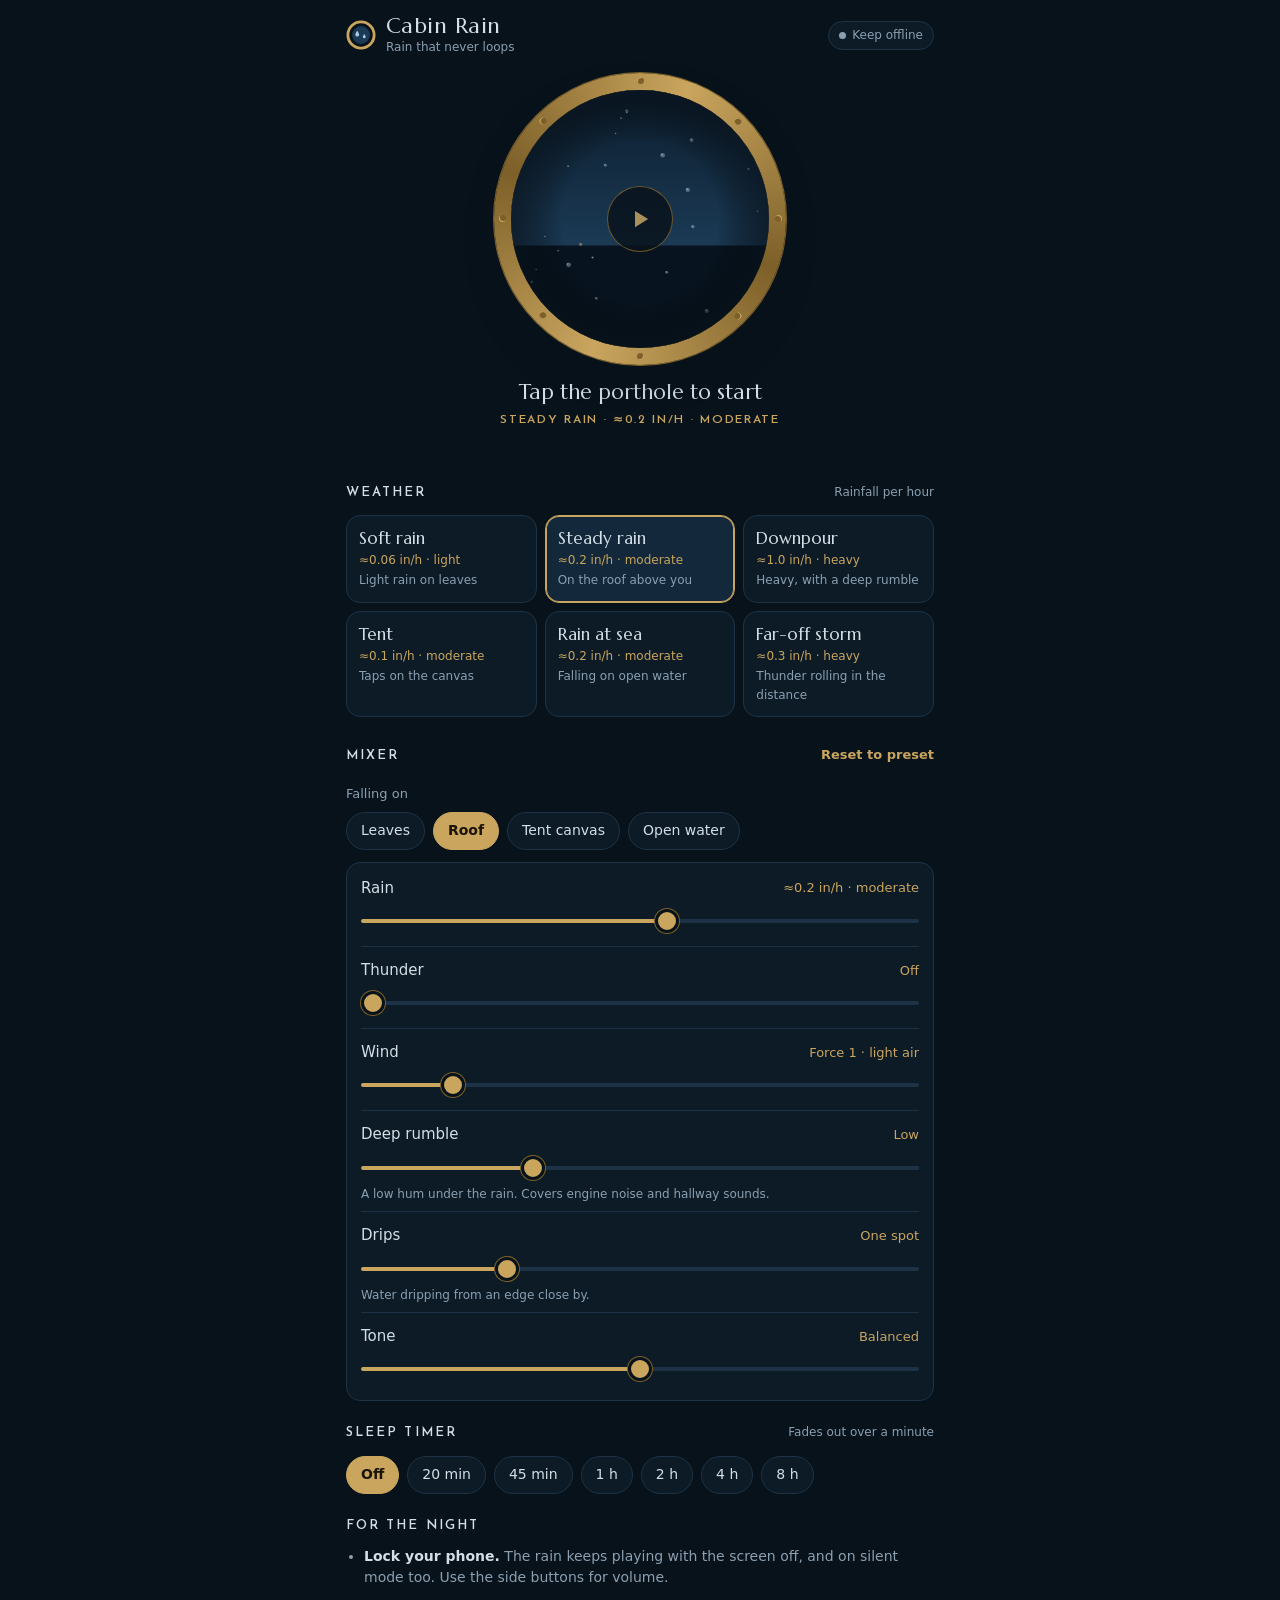
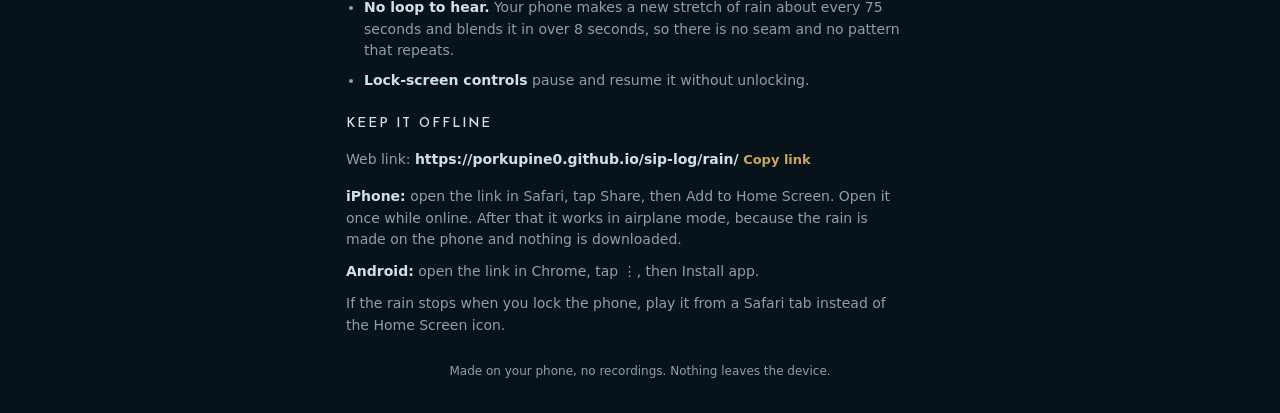
<file: rain/index.html>
<!doctype html>
<html lang="en">
<head>
<meta charset="utf-8">
<meta name="viewport" content="width=device-width, initial-scale=1, viewport-fit=cover">
<title>Cabin Rain</title>
<meta name="description" content="Endless rain for sleeping, made on your phone. No loop, no seam, works offline and with the screen locked.">
<meta name="theme-color" content="#08121b">
<meta name="color-scheme" content="dark">
<meta name="mobile-web-app-capable" content="yes">
<meta name="apple-mobile-web-app-capable" content="yes">
<meta name="apple-mobile-web-app-title" content="Cabin Rain">
<meta name="apple-mobile-web-app-status-bar-style" content="black-translucent">
<link rel="icon" type="image/png" href="favicon-32.png">
<link rel="apple-touch-icon" href="apple-touch-icon.png">
<link rel="manifest" href="manifest.webmanifest">
<style>
:root{padding-top:env(safe-area-inset-top,0px);padding-bottom:env(safe-area-inset-bottom,0px)}[hidden]{display:none!important}img{max-width:100%}
@font-face{font-family:"Marcellus";font-style:normal;font-weight:400;font-display:swap;src:url([data-uri]) format("woff2")}
@font-face{font-family:"Josefin Sans";font-style:normal;font-weight:600;font-display:swap;src:url([data-uri]) format("woff2")}
/* Layout: one centered column, read like a cabin's bedside panel at night. The porthole is the
   player; weather, mixer and timer stack beneath it. Dark on purpose: this is used with the lights off. */
:root {
  --night: #08121b;      /* page */
  --hull: #0d1b27;       /* panels */
  --hull-2: #13283a;     /* raised controls */
  --line: #1d3345;       /* hairlines */
  --mist: #d3dee6;       /* text */
  --fog: #8aa0b1;        /* secondary text */
  --brass: #c9a55e;      /* accent: porthole rim, chosen state */
  --brass-deep: #7d6029;
  --brass-ink: #1a1306;
  --sky: #0c1d2d;        /* glass: night sky */
  --horizon: #1b3a55;
  --sea: #071420;
  --droplet: #a9cbe4;
  --font-display: "Marcellus", "Optima", "Palatino", "Book Antiqua", Georgia, serif;
  --font-label: "Josefin Sans", "Futura", "Avenir Next", "Century Gothic", system-ui, sans-serif;
  --font-body: system-ui, -apple-system, "Segoe UI", Roboto, "Helvetica Neue", Arial, sans-serif;
  --r: 14px;
  color-scheme: dark;
}

* { box-sizing: border-box; }
html { -webkit-text-size-adjust: 100%; background: var(--night); }
body { margin: 0; background: var(--night); color: var(--mist); font: 15px/1.55 var(--font-body); -webkit-tap-highlight-color: transparent; }
button, input { font: inherit; color: inherit; }
button { cursor: pointer; }
:focus-visible { outline: 2px solid var(--brass); outline-offset: 3px; border-radius: 8px; }
h1, h2 { margin: 0; font-weight: 400; text-wrap: balance; }
p, ul { margin: 0; }
.small { font-size: 13px; color: var(--fog); }

.app { max-width: 620px; margin: 0 auto; padding-inline: 16px; padding-block: 0 calc(32px + env(safe-area-inset-bottom, 0px)); }
.top { display: flex; align-items: center; gap: 12px; padding-block: 14px 6px; }
.brand { display: flex; align-items: center; gap: 10px; flex: 1; min-width: 0; }
.brand > div { min-width: 0; }
.mark { width: 30px; height: 30px; color: var(--brass); flex: none; }
.mark-glass { fill: var(--horizon); }
.mark-drop { fill: var(--droplet); }
.brand h1 { font-family: var(--font-display); font-size: 22px; line-height: 1.1; letter-spacing: .02em; }
.brand .sub { font-size: 12px; color: var(--fog); }
.pill { flex: none; display: inline-flex; align-items: center; gap: 6px; border: 1px solid var(--line); background: var(--hull); color: var(--fog); border-radius: 999px; padding: 4px 10px; font-size: 12px; }
.pill i { width: 7px; height: 7px; border-radius: 50%; background: var(--fog); }
.pill.ok i { background: var(--brass); }

/* the porthole */
.deck { display: grid; justify-items: center; gap: 6px; padding-block: 10px 6px; text-align: center; }
.porthole { --size: min(76vw, 292px); position: relative; width: var(--size); max-width: 100%; aspect-ratio: 1; border: 0; padding: 0; border-radius: 50%; background: none; display: grid; place-items: center; margin-bottom: 8px; }
.rim { position: absolute; inset: 0; border-radius: 50%; background:
    radial-gradient(circle at 50% 50%, transparent 0 calc(50% - 15px), var(--brass-deep) calc(50% - 15px) calc(50% - 13px), transparent calc(50% - 13px)),
    conic-gradient(from 200deg, var(--brass), var(--brass-deep), var(--brass), var(--brass-deep), var(--brass));
  box-shadow: 0 0 0 1px var(--brass-deep), 0 18px 40px -18px var(--night); }
.rim i { position: absolute; left: 50%; top: 50%; width: 7px; height: 7px; margin: -3.5px; border-radius: 50%; background: var(--brass-deep); box-shadow: inset 1px 1px 0 var(--brass); transform: rotate(var(--a)) translateY(calc(var(--size) / -2 + 8px)); }
.glass { position: absolute; inset: 17px; border-radius: 50%; overflow: hidden; background: var(--sky); box-shadow: inset 0 0 0 2px var(--brass-deep), inset 0 6px 18px var(--night); }
.glass canvas { display: block; width: 100%; height: 100%; }
.glyph { position: relative; z-index: 2; width: 64px; height: 64px; border-radius: 50%; display: grid; place-items: center; background: var(--night); color: var(--brass); opacity: .82; box-shadow: 0 0 0 1px var(--brass-deep); transition: opacity .4s; }
.glyph svg { width: 30px; height: 30px; grid-area: 1 / 1; }
.glyph .g-pause, .glyph .g-wait { display: none; }
.playing .glyph { opacity: .3; }
.playing .porthole:hover .glyph, .playing .porthole:focus-visible .glyph { opacity: .85; }
.playing .glyph .g-play { display: none; }
.playing .glyph .g-pause { display: block; }
.starting .glyph .g-play, .starting .glyph .g-pause { display: none; }
.starting .glyph .g-wait { display: block; animation: spin 1s linear infinite; }
@keyframes spin { to { transform: rotate(360deg); } }
.porthole:active .glyph { transform: scale(.96); }
.now { font-family: var(--font-display); font-size: 21px; line-height: 1.25; }
.detail { font-family: var(--font-label); font-weight: 600; font-size: 12px; letter-spacing: .14em; text-transform: uppercase; color: var(--brass); min-height: 1.5em; }
.fresh { font-size: 13px; color: var(--fog); min-height: 1.5em; font-variant-numeric: tabular-nums; }

/* sections */
main { display: grid; grid-template-columns: minmax(0, 1fr); gap: 22px; }
.block { display: grid; gap: 12px; min-width: 0; }
.head { display: flex; flex-wrap: wrap; align-items: baseline; justify-content: space-between; gap: 4px 12px; }
.block h2 { font-family: var(--font-label); font-weight: 600; font-size: 13px; letter-spacing: .16em; text-transform: uppercase; color: var(--mist); }
.hint { font-size: 12px; color: var(--fog); }
.linkish { border: 0; background: none; padding: 6px 0; color: var(--brass); font-size: 13px; font-weight: 600; }

.presets { display: grid; grid-template-columns: repeat(2, minmax(0, 1fr)); gap: 8px; }
@media (min-width: 560px) { .presets { grid-template-columns: repeat(3, minmax(0, 1fr)); } }
.preset { text-align: left; border: 1px solid var(--line); background: var(--hull); border-radius: var(--r); padding: 12px; display: grid; gap: 2px; min-width: 0; min-height: 88px; align-content: start; }
.preset b { font-family: var(--font-display); font-weight: 400; font-size: 17px; line-height: 1.2; }
.preset .rate { font-size: 12px; color: var(--brass); font-variant-numeric: tabular-nums; }
.preset .note { font-size: 12px; color: var(--fog); }
.preset[aria-pressed="true"] { border-color: var(--brass); background: var(--hull-2); box-shadow: inset 0 0 0 1px var(--brass); }

.field { display: grid; gap: 8px; }
.label { font-size: 13px; color: var(--fog); }
.chips { display: flex; flex-wrap: wrap; gap: 8px; }
.chip { min-height: 38px; padding: 6px 14px; border-radius: 999px; border: 1px solid var(--line); background: var(--hull); color: var(--mist); font-size: 14px; }
.chip[aria-pressed="true"] { background: var(--brass); border-color: var(--brass); color: var(--brass-ink); font-weight: 600; }

.sliders { display: grid; gap: 4px; background: var(--hull); border: 1px solid var(--line); border-radius: var(--r); padding: 6px 14px; }
.slider { display: grid; grid-template-columns: minmax(0, 1fr) auto; align-items: center; gap: 0 12px; padding-block: 8px; border-bottom: 1px solid var(--line); }
.slider:last-child { border-bottom: 0; }
.slider label { font-size: 15px; }
.slider output { font-size: 13px; color: var(--brass); text-align: right; font-variant-numeric: tabular-nums; }
.slider input { grid-column: 1 / -1; width: 100%; margin: 6px 0 2px; height: 30px; background: transparent; -webkit-appearance: none; appearance: none; }
.slider input::-webkit-slider-runnable-track { height: 4px; border-radius: 4px; background: linear-gradient(to right, var(--brass) var(--fill, 50%), var(--line) var(--fill, 50%)); }
.slider input::-webkit-slider-thumb { -webkit-appearance: none; width: 24px; height: 24px; margin-top: -10px; border-radius: 50%; background: var(--brass); border: 3px solid var(--night); box-shadow: 0 0 0 1px var(--brass-deep); }
.slider input::-moz-range-track { height: 4px; border-radius: 4px; background: var(--line); }
.slider input::-moz-range-progress { height: 4px; border-radius: 4px; background: var(--brass); }
.slider input::-moz-range-thumb { width: 20px; height: 20px; border-radius: 50%; background: var(--brass); border: 3px solid var(--night); }
.slider .help { grid-column: 1 / -1; font-size: 12px; color: var(--fog); }

.notes ul { padding-left: 18px; display: grid; gap: 8px; }
.notes li, .notes p { font-size: 14px; color: var(--fog); max-width: 62ch; }
.notes b { color: var(--mist); font-weight: 600; }
.notes { gap: 10px; }
.foot { font-size: 12px; color: var(--fog); text-align: center; padding-top: 4px; }
.toast { position: fixed; left: 0; right: 0; margin-inline: auto; width: max-content; max-width: calc(100% - 32px); bottom: calc(18px + env(safe-area-inset-bottom, 0px)); z-index: 40; background: var(--mist); color: var(--night); border-radius: 12px; padding: 10px 14px; font-size: 14px; box-shadow: 0 10px 30px -10px var(--night); }
@media (prefers-reduced-motion: reduce) { *, *::before, *::after { animation: none !important; transition: none !important; } }

</style>
</head>
<body>
<div class="app" id="app">
  <header class="top">
    <div class="brand">
      <svg class="mark" viewBox="0 0 32 32" aria-hidden="true"><circle cx="16" cy="16" r="14" fill="none" stroke="currentColor" stroke-width="3"/><circle cx="16" cy="16" r="9.5" class="mark-glass"/><path d="M12 11.5c1.3 1.9 2 3.2 2 4.1a2 2 0 0 1-4 0c0-.9.7-2.2 2-4.1zM19.5 15c1 1.4 1.5 2.4 1.5 3a1.5 1.5 0 0 1-3 0c0-.6.5-1.6 1.5-3z" class="mark-drop"/></svg>
      <div>
        <h1>Cabin Rain</h1>
        <p class="sub">Rain that never loops</p>
      </div>
    </div>
    <button class="pill" id="status" data-act="offline-help" type="button"><i></i><span>Offline</span></button>
  </header>

  <main>
    <section class="deck" aria-label="Player">
      <button class="porthole" id="play" type="button" aria-label="Play rain">
        <span class="rim" aria-hidden="true"><i style="--a:0deg"></i><i style="--a:45deg"></i><i style="--a:90deg"></i><i style="--a:135deg"></i><i style="--a:180deg"></i><i style="--a:225deg"></i><i style="--a:270deg"></i><i style="--a:315deg"></i></span>
        <span class="glass" aria-hidden="true"><canvas id="glass"></canvas></span>
        <span class="glyph" aria-hidden="true">
          <svg class="g-play" viewBox="0 0 24 24"><path d="M8 5.5v13l10.5-6.5z" fill="currentColor"/></svg>
          <svg class="g-pause" viewBox="0 0 24 24"><path d="M7.5 5.5h3v13h-3zM13.5 5.5h3v13h-3z" fill="currentColor"/></svg>
          <svg class="g-wait" viewBox="0 0 24 24"><circle cx="12" cy="12" r="7.5" fill="none" stroke="currentColor" stroke-width="2" stroke-dasharray="12 36" stroke-linecap="round"/></svg>
        </span>
      </button>
      <p class="now" id="now" aria-live="polite">Tap the porthole to start</p>
      <p class="detail" id="detail"></p>
      <p class="fresh" id="fresh"></p>
    </section>

    <section class="block" aria-labelledby="h-weather">
      <div class="head"><h2 id="h-weather">Weather</h2><span class="hint">Rainfall per hour</span></div>
      <div class="presets" id="presets" role="group" aria-label="Weather presets"></div>
    </section>

    <section class="block" aria-labelledby="h-mix">
      <div class="head"><h2 id="h-mix">Mixer</h2><button class="linkish" type="button" data-act="reset-mix">Reset to preset</button></div>
      <div class="field">
        <span class="label">Falling on</span>
        <div class="chips" id="surfaces" role="group" aria-label="What the rain falls on"></div>
      </div>
      <div class="sliders" id="sliders"></div>
    </section>

    <section class="block" aria-labelledby="h-timer">
      <div class="head"><h2 id="h-timer">Sleep timer</h2><span class="hint" id="timer-hint">Fades out over a minute</span></div>
      <div class="chips" id="timers" role="group" aria-label="Stop the rain after"></div>
    </section>

    <section class="block notes" aria-labelledby="h-notes">
      <h2 id="h-notes">For the night</h2>
      <ul>
        <li><b>Lock your phone.</b> The rain keeps playing with the screen off, and on silent mode too. Use the side buttons for volume.</li>
        <li><b>No loop to hear.</b> Your phone makes a new stretch of rain about every 75 seconds and blends it in over 8 seconds, so there is no seam and no pattern that repeats.</li>
        <li><b>Lock-screen controls</b> pause and resume it without unlocking.</li>
      </ul>
    </section>

    <section class="block notes" id="offline" aria-labelledby="h-offline">
      <h2 id="h-offline">Keep it offline</h2>
      <p id="site-line" hidden>Web link: <b id="site-url"></b> <button class="linkish" type="button" data-act="copy-site">Copy link</button></p>
      <p><b>iPhone:</b> open the link in Safari, tap Share, then Add to Home Screen. Open it once while online. After that it works in airplane mode, because the rain is made on the phone and nothing is downloaded.</p>
      <p><b>Android:</b> open the link in Chrome, tap ⋮, then Install app.</p>
      <p class="small">If the rain stops when you lock the phone, play it from a Safari tab instead of the Home Screen icon.</p>
    </section>
    <p class="foot">Made on your phone, no recordings. Nothing leaves the device.</p>
  </main>
</div>
<div class="toast" id="toast" role="status" aria-live="polite" hidden></div>

<script>window.CABIN_URL = "https://porkupine0.github.io/sip-log/rain/"; window.CABIN_ICON = "icon-512.png";</script>
<script>
/* Cabin Rain synthesizer. Renders one stretch of stereo rain as 16-bit PCM.
   Each stretch fades in and out with equal-power curves, so two stretches overlapped
   at the handoff point keep a constant loudness: the listener hears one continuous storm.
   Self-contained so it can run in a Web Worker (built from this function's source) or in Node for tests. */
function cabinSynthFactory() {
  'use strict';
  const TAU = Math.PI * 2;

  function mulberry(seed) {
    let a = seed >>> 0;
    return function () {
      a = (a + 0x6D2B79F5) | 0;
      let t = Math.imul(a ^ (a >>> 15), 1 | a);
      t = (t + Math.imul(t ^ (t >>> 7), 61 | t)) ^ t;
      return ((t ^ (t >>> 14)) >>> 0) / 4294967296;
    };
  }

  // What the rain lands on. Frequencies in Hz, decay times in ms, rates in drops per second at full intensity.
  const SURFACES = {
    leaves: { washHp: 520, washLp: 7200, wash: 0.17, near: 130, nearLo: 1700, nearHi: 6200, tauLo: 0.6, tauHi: 2.4, noisy: 0.25, nearAmp: 0.55, far: 2600, farHz: 3100, farQ: 0.6, farAmp: 0.42, thud: 6, thudAmp: 0.35, bubbles: 0 },
    roof: { washHp: 360, washLp: 8000, wash: 0.21, near: 210, nearLo: 1300, nearHi: 5200, tauLo: 0.4, tauHi: 1.6, noisy: 0.62, nearAmp: 0.46, far: 4200, farHz: 2300, farQ: 0.5, farAmp: 0.46, thud: 45, thudAmp: 0.28, bubbles: 0 },
    tent: { washHp: 420, washLp: 6000, wash: 0.15, near: 150, nearLo: 330, nearHi: 1150, tauLo: 2.6, tauHi: 8.5, noisy: 0.12, nearAmp: 0.62, far: 1900, farHz: 1500, farQ: 0.7, farAmp: 0.34, thud: 20, thudAmp: 0.32, bubbles: 0 },
    water: { washHp: 620, washLp: 9000, wash: 0.21, near: 160, nearLo: 1500, nearHi: 4800, tauLo: 0.3, tauHi: 1.0, noisy: 0.75, nearAmp: 0.3, far: 3600, farHz: 3500, farQ: 0.5, farAmp: 0.46, thud: 0, thudAmp: 0, bubbles: 28 }
  };

  // job: { sr, inS, bodyS, outS, longOut, set, seed, gain, limit, calib }
  // set: { surface, rain, thunder, wind, rumble, drips, tone } (all 0..1 except surface)
  function render(job) {
    const sr = job.sr || 24000;
    const set = job.set;
    const S = SURFACES[set.surface] || SURFACES.leaves;
    const rnd = mulberry(job.seed || 1);
    let xs = ((job.seed || 1) * 2654435761) | 0 || 123456789; // white-noise state (xorshift32)
    const calib = !!job.calib;
    const nIn = Math.round((calib ? 0 : job.inS) * sr);
    const nBody = Math.round((calib ? 8 : job.bodyS) * sr);
    const nOut = Math.round((calib ? 0 : job.outS) * sr);
    const N = nIn + nBody + nOut;
    const L = new Float32Array(N), R = new Float32Array(N);
    const I = Math.max(0, Math.min(1, set.rain));
    const curve = 0.12 + 1.6 * Math.pow(I, 1.5);          // drop density
    const level = 0.45 + 0.9 * I;                          // overall rain energy
    const gauss = () => (rnd() + rnd() + rnd() - 1.5) * 2;

    // slow "gusts": the rain swells and eases over 7-45 seconds
    const gust = new Float32Array(N);
    {
      const depth = calib ? 0 : 0.1 + 0.16 * set.wind;
      const comps = [[7, 13, 0.5], [15, 25, 0.3], [30, 45, 0.2]].map(([a, b, amp]) => [TAU / ((a + (b - a) * rnd()) * sr), rnd() * TAU, amp]);
      for (let i = 0; i < N; i += 256) {
        let v = 1;
        for (const [w, ph, amp] of comps) v += depth * amp * Math.sin(w * i + ph);
        const end = Math.min(N, i + 256);
        for (let j = i; j < end; j++) gust[j] = v;
      }
    }

    // 1. the wash: shaped noise, slightly different in each ear
    {
      const a = Math.exp(-TAU * S.washHp / sr), b = 1 - Math.exp(-TAU * S.washLp / sr);
      const amp = S.wash * level * (0.55 + 0.6 * I);
      let lx = 0, ly1 = 0, ly2 = 0, lz1 = 0, lz2 = 0, rx = 0, ry1 = 0, ry2 = 0, rz1 = 0, rz2 = 0, lpx2 = 0, rpx2 = 0;
      for (let i = 0; i < N; i++) {
        xs ^= xs << 13; xs ^= xs >>> 17; xs ^= xs << 5; const wl = xs * 4.656612873077393e-10;
        xs ^= xs << 13; xs ^= xs >>> 17; xs ^= xs << 5; const wr = xs * 4.656612873077393e-10;
        ly1 = a * (ly1 + wl - lx); lx = wl; ly2 = a * (ly2 + ly1 - lpx2); lpx2 = ly1;
        ry1 = a * (ry1 + wr - rx); rx = wr; ry2 = a * (ry2 + ry1 - rpx2); rpx2 = ry1;
        lz1 += b * (ly2 - lz1); lz2 += b * (lz1 - lz2);
        rz1 += b * (ry2 - rz1); rz2 += b * (rz1 - rz2);
        const g = amp * gust[i];
        L[i] += lz2 * g; R[i] += rz2 * g;
      }
    }

    // 2. distant drops: thousands of tiny impulses through a broad band-pass, merging into patter
    {
      const rate = S.far * curve;
      const w0 = TAU * S.farHz / sr, al = Math.sin(w0) / (2 * S.farQ), a0 = 1 + al;
      const b0 = al / a0, a1 = -2 * Math.cos(w0) / a0, a2 = (1 - al) / a0;
      const amp = S.farAmp * level * 3.1;
      let next = -Math.log(1 - rnd()) / rate * sr;
      let lx1 = 0, lx2 = 0, ly1 = 0, ly2 = 0, rx1 = 0, rx2 = 0, ry1 = 0, ry2 = 0;
      for (let i = 0; i < N; i++) {
        let il = 0, ir = 0;
        while (next < i + 1) {
          const u = rnd(), v = (rnd() < 0.5 ? -1 : 1) * u * u * gust[i];
          const p = rnd();
          il += v * Math.cos(p * 1.5707963); ir += v * Math.sin(p * 1.5707963);
          next += -Math.log(1 - rnd()) / rate * sr;
        }
        const yl = b0 * il - b0 * lx2 - a1 * ly1 - a2 * ly2; lx2 = lx1; lx1 = il; ly2 = ly1; ly1 = yl;
        const yr = b0 * ir - b0 * rx2 - a1 * ry1 - a2 * ry2; rx2 = rx1; rx1 = ir; ry2 = ry1; ry1 = yr;
        L[i] += yl * amp; R[i] += yr * amp;
      }
    }

    // a single drop: damped resonance (tick, tap, plink) or a short noise burst (splat)
    function drop(n, A, pan, tau, f, noisy) {
      const gl = Math.cos(pan * 1.5707963), gr = Math.sin(pan * 1.5707963);
      const K = Math.min(N - n, Math.ceil(tau * 5));
      if (K <= 0) return;
      if (noisy) {
        const d = Math.exp(-1 / tau), bb = 0.25 + 0.7 * rnd();
        let e = A * 1.6, z = 0;
        for (let k = 0; k < K; k++) {
          xs ^= xs << 13; xs ^= xs >>> 17; xs ^= xs << 5;
          z += bb * (xs * 4.656612873077393e-10 - z);
          const v = z * e; L[n + k] += v * gl; R[n + k] += v * gr; e *= d;
        }
      } else {
        const w = TAU * f / sr, r = Math.exp(-1 / tau), c = 2 * r * Math.cos(w), r2 = r * r, ph = rnd() * TAU;
        let y1 = A * Math.sin(ph), y2 = A * Math.sin(ph - w) / r;
        for (let k = 0; k < K; k++) {
          L[n + k] += y1 * gl; R[n + k] += y1 * gr;
          const y0 = c * y1 - r2 * y2; y2 = y1; y1 = y0;
        }
      }
    }
    function scatter(rate, amp, cap, fLo, fHi, tauLo, tauHi, noisyShare, sigma) {
      if (rate <= 0 || amp <= 0) return;
      let t = -Math.log(1 - rnd()) / rate * sr;
      const ms = sr / 1000;
      while (t < N) {
        const n = t | 0;
        const A = Math.min(cap, amp * Math.exp(sigma * gauss())) * gust[n];
        const tau = (tauLo + (tauHi - tauLo) * rnd()) * ms;
        drop(n, A, rnd(), tau, fLo * Math.pow(fHi / fLo, rnd()), rnd() < noisyShare);
        t += -Math.log(1 - rnd()) / rate * sr;
      }
    }

    // 3. nearby drops, each with its own pitch, decay and place in the stereo field
    scatter(S.near * curve, S.nearAmp * level * 0.45, S.nearAmp * level * 0.75, S.nearLo, S.nearHi, S.tauLo, S.tauHi, S.noisy, 0.55);
    // 4. heavier drops: low thuds on a roof or tent, plops from leaves
    scatter(S.thud * curve, S.thudAmp * level * 0.4, S.thudAmp * level * 0.6, 160, 620, 3, 9, 0.2, 0.5);

    // 5. bubbles: drops landing on water ring with a rising pitch
    if (S.bubbles) {
      const rate = S.bubbles * curve, amp = 0.15 * level;
      let t = -Math.log(1 - rnd()) / rate * sr;
      while (t < N) {
        const n = t | 0, f0 = 1400 * Math.pow(Math.min(0.4 * sr, 8200) / 1400, rnd()), beta = 0.15 + 0.45 * rnd();
        const tau = (3 + 7 * rnd()) * sr / 1000, K = Math.min(N - n, Math.ceil(tau * 4.5));
        const A = Math.min(amp * 3, amp * Math.exp(0.6 * gauss())) * gust[n], pan = rnd();
        const gl = Math.cos(pan * 1.5707963), gr = Math.sin(pan * 1.5707963), d = Math.exp(-1 / tau);
        let ph = 0, e = A;
        for (let k = 0; k < K; k++) {
          ph += TAU * f0 * (1 + beta * k / K) / sr;
          const v = e * Math.sin(ph); L[n + k] += v * gl; R[n + k] += v * gr; e *= d;
        }
        t += -Math.log(1 - rnd()) / rate * sr;
      }
    }

    // 6. drips: one or two spots nearby, dripping at their own uneven pace
    if (set.drips > 0 && !calib) {
      const spots = set.drips > 0.5 ? 2 : 1;
      for (let s = 0; s < spots; s++) {
        const base = 520 + 700 * rnd(), pan = 0.15 + 0.7 * rnd(), mean = 1.1 + 1.6 * rnd();
        const gl = Math.cos(pan * 1.5707963), gr = Math.sin(pan * 1.5707963);
        const amp = 0.22 * set.drips * (0.7 + 0.5 * rnd());
        let t = rnd() * mean * sr;
        while (t < N) {
          const n = t | 0, f0 = base * (0.92 + 0.16 * rnd()), rise = 0.25 + 0.45 * rnd();
          const tau = (9 + 9 * rnd()) * sr / 1000, K = Math.min(N - n, Math.ceil(tau * 4.5)), d = Math.exp(-1 / tau);
          let ph = 0, e = amp * (0.8 + 0.4 * rnd());
          for (let k = 0; k < K; k++) {
            ph += TAU * f0 * (1 + rise * k / K) / sr;
            const v = e * Math.sin(ph); L[n + k] += v * gl; R[n + k] += v * gr; e *= d;
          }
          drop(n, amp * 0.5, pan, 0.6 * sr / 1000, 3000, true);
          t += mean * (0.55 + 0.9 * rnd()) * sr;
        }
      }
    }

    // 7. wind: band-passed noise whose pitch and strength drift
    if (set.wind > 0) {
      const amp = 0.9 * Math.pow(set.wind, 1.3);
      const q = 1 / 1.1;
      const lfo = [0, 1].map(() => [TAU / ((5 + 9 * rnd()) * sr), rnd() * TAU, TAU / ((11 + 14 * rnd()) * sr), rnd() * TAU]);
      for (let c = 0; c < 2; c++) {
        const out = c ? R : L, [w1, p1, w2, p2] = lfo[c];
        let low = 0, band = 0, f = 0, env = 0;
        for (let i = 0; i < N; i++) {
          if ((i & 63) === 0) {
            const m = 0.5 + 0.3 * Math.sin(w1 * i + p1) + 0.2 * Math.sin(w2 * i + p2);
            f = 2 * Math.sin(Math.PI * (210 + 520 * m) / sr);
            env = amp * (0.35 + 0.65 * m * m);
          }
          xs ^= xs << 13; xs ^= xs >>> 17; xs ^= xs << 5;
          low += f * band; const high = xs * 4.656612873077393e-10 - low - q * band; band += f * high;
          out[i] += band * env;
        }
      }
    }

    // 8. deep rumble: brown noise, mostly shared between the ears
    if (set.rumble > 0) {
      const amp = 0.06 * Math.pow(set.rumble, 1.2);
      const hp = Math.exp(-TAU * 38 / sr), lp = 1 - Math.exp(-TAU * 330 / sr);
      let c0 = 0, l0 = 0, r0 = 0, lpl = 0, lpr = 0, hxl = 0, hyl = 0, hxr = 0, hyr = 0;
      for (let i = 0; i < N; i++) {
        xs ^= xs << 13; xs ^= xs >>> 17; xs ^= xs << 5; c0 = 0.996 * c0 + xs * 4.656612873077393e-10;
        xs ^= xs << 13; xs ^= xs >>> 17; xs ^= xs << 5; l0 = 0.996 * l0 + xs * 4.656612873077393e-10;
        xs ^= xs << 13; xs ^= xs >>> 17; xs ^= xs << 5; r0 = 0.996 * r0 + xs * 4.656612873077393e-10;
        const sl = 0.75 * c0 + 0.4 * l0, srr = 0.75 * c0 + 0.4 * r0;
        hyl = hp * (hyl + sl - hxl); hxl = sl; hyr = hp * (hyr + srr - hxr); hxr = srr;
        lpl += lp * (hyl - lpl); lpr += lp * (hyr - lpr);
        L[i] += lpl * amp; R[i] += lpr * amp;
      }
    }

    // tone: darker or brighter overall
    {
      const fc = Math.min(0.46 * sr, 1700 * Math.pow(2, set.tone * 2.75));
      const b = 1 - Math.exp(-TAU * fc / sr);
      let l1 = 0, l2 = 0, r1 = 0, r2 = 0;
      for (let i = 0; i < N; i++) {
        l1 += b * (L[i] - l1); l2 += b * (l1 - l2); L[i] = l2;
        r1 += b * (R[i] - r1); r2 += b * (r1 - r2); R[i] = r2;
      }
    }

    if (calib) {
      let s = 0;
      const from = Math.round(0.5 * sr);
      for (let i = from; i < N; i++) s += L[i] * L[i] + R[i] * R[i];
      return { rms: Math.sqrt(s / (2 * (N - from))) };
    }

    // master level, then thunder on top at a fixed loudness
    const gain = job.gain || 1;
    for (let i = 0; i < N; i++) { L[i] *= gain; R[i] *= gain; }
    const thunder = [];
    if (set.thunder > 0) {
      const far = 1 - set.thunder;                         // 0 = nearer, 1 = very far
      const perMin = 0.55 + 0.9 * set.thunder;
      const first = nIn + 3 * sr, last = nIn + nBody - 14 * sr; // keep thunder clear of the crossfades
      let t = first + (-Math.log(1 - rnd()) * 60 / perMin) * sr * 0.6;
      while (t < last) {
        const s0 = t | 0, D = Math.round((8 + 8 * rnd()) * sr), dist = Math.min(1, far * 0.8 + 0.3 * rnd());
        thunder.push(s0 / sr);
        const peak = 0.07 + 0.11 * set.thunder;
        const rolls = [];
        const nr = 2 + Math.floor(rnd() * 4);
        for (let k = 0; k < nr; k++) rolls.push([k ? (0.25 + 0.5 * rnd()) * D : 0, k ? 0.35 + 0.6 * rnd() : 1, (0.12 + 0.35 * rnd()) * sr, (0.9 + 2.2 * rnd()) * sr]);
        const fc = 70 + 260 * (1 - dist), b = 1 - Math.exp(-TAU * fc / sr);
        let c0 = 0, l0 = 0, r0 = 0, al = 0, al2 = 0, ar = 0, ar2 = 0, flut = 1, fl = 0;
        const end = Math.min(N, s0 + D);
        let env = 0;
        for (let i = s0; i < end; i++) {
          const k = i - s0;
          if ((k & 31) === 0) {
            env = 0;
            for (const [st, a, att, dec] of rolls) {
              if (k < st) continue;
              const x = k - st;
              env += a * (x < att ? (x / att) * (x / att) * (3 - 2 * x / att) : Math.exp(-(x - att) / dec));
            }
            env *= Math.min(1, (D - k) / (1.5 * sr)) * peak;
            xs ^= xs << 13; xs ^= xs >>> 17; xs ^= xs << 5;
            fl += 0.08 * (xs * 4.656612873077393e-10 - fl);
            flut = 1 + 1.6 * fl;
          }
          xs ^= xs << 13; xs ^= xs >>> 17; xs ^= xs << 5; c0 = 0.997 * c0 + xs * 4.656612873077393e-10;
          xs ^= xs << 13; xs ^= xs >>> 17; xs ^= xs << 5; l0 = 0.997 * l0 + xs * 4.656612873077393e-10;
          xs ^= xs << 13; xs ^= xs >>> 17; xs ^= xs << 5; r0 = 0.997 * r0 + xs * 4.656612873077393e-10;
          al += b * ((0.8 * c0 + 0.35 * l0) - al); al2 += b * (al - al2);
          ar += b * ((0.8 * c0 + 0.35 * r0) - ar); ar2 += b * (ar - ar2);
          const g = env * flut * 0.2;
          L[i] += al2 * g; R[i] += ar2 * g;
        }
        t += (-Math.log(1 - rnd()) * 60 / perMin + 10) * sr;
      }
    }

    // peak limiter with 1 ms lookahead: keeps the odd fat drop or thunder roll from jumping out
    if (job.limit) {
      const T = job.limit, W = Math.max(1, Math.round(0.001 * sr)), rel = Math.exp(-1 / (0.06 * sr));
      const g = new Float32Array(N);
      for (let i = 0; i < N; i++) { const p = Math.max(Math.abs(L[i]), Math.abs(R[i])); g[i] = p > T ? T / p : 1; }
      for (let i = N - 2; i >= 0; i--) { const up = g[i + 1] + (1 - g[i + 1]) / W; if (up < g[i]) g[i] = up; }
      let last = 1;
      for (let i = 0; i < N; i++) { const rec = 1 - (1 - last) * rel; const v = g[i] < rec ? g[i] : rec; last = v; L[i] *= v; R[i] *= v; }
    }

    // equal-power fades, soft ceiling, 16-bit interleave
    const pcm = new Int16Array(N * 2);
    const outStart = nIn + nBody;
    for (let i = 0; i < N; i++) {
      let g = 1;
      if (i < nIn) g = Math.sin(1.5707963 * (i / nIn));
      else if (i >= outStart) { const u = (i - outStart) / nOut; g = job.longOut ? Math.cos(1.5707963 * u) * Math.cos(1.5707963 * u) : Math.cos(1.5707963 * u); }
      let l = L[i] * g, r = R[i] * g;
      // soft ceiling: rare peaks (a fat drop, a thunder roll) are rounded off instead of clipping
      if (l > 0.5) l = 0.5 + 0.45 * Math.tanh((l - 0.5) / 0.45); else if (l < -0.5) l = -0.5 - 0.45 * Math.tanh((-l - 0.5) / 0.45);
      if (r > 0.5) r = 0.5 + 0.45 * Math.tanh((r - 0.5) / 0.45); else if (r < -0.5) r = -0.5 - 0.45 * Math.tanh((-r - 0.5) / 0.45);
      pcm[2 * i] = Math.round(l * 32767); pcm[2 * i + 1] = Math.round(r * 32767);
    }
    return { pcm, frames: N, sr, thunder };
  }

  return { render, SURFACES };
}
if (typeof module !== 'undefined' && module.exports) module.exports = cabinSynthFactory;

</script>
<script>
/* Cabin Rain: endless rain for sleeping, made on the device. Runs fully offline.
   How it avoids a loop: the synthesizer renders stretches of rain (about 83 s each) that fade in and out
   with equal-power curves. Two audio elements take turns; each new stretch starts as the last one begins
   fading, so the overlap keeps the loudness constant. After every blend a brand-new stretch is rendered,
   so nothing repeats on a schedule. Audio elements (not Web Audio) are used because iOS keeps them
   playing with the screen locked and the ringer switch on silent. */
(function () {
  'use strict';
  const $ = (s, el) => (el || document).querySelector(s);
  const $$ = (s, el) => [...(el || document).querySelectorAll(s)];
  const esc = s => String(s == null ? '' : s).replace(/[&<>"']/g, c => ({ '&': '&amp;', '<': '&lt;', '>': '&gt;', '"': '&quot;', "'": '&#39;' }[c]));
  const clone = o => JSON.parse(JSON.stringify(o));
  const SITE = window.CABIN_URL || '';
  const ICON = window.CABIN_ICON || '';
  const SR = 24000;
  const FAST = /(?:^|&)fast(?:=|&|$)/.test((location.search || '').slice(1)); // tests only: seconds instead of minutes
  const MIN = FAST ? 1000 : 60000;
  const XF = FAST ? 1.5 : 8;
  const SHAPES = FAST ? {
    intro: { inS: 0.4, bodyS: 2.6, outS: XF },
    switch: { inS: 0.3, bodyS: 2.7, outS: XF },
    normal: { inS: XF, bodyS: 2.5, outS: XF },
    outro: { inS: XF, bodyS: 1, outS: 3, longOut: true }
  } : {
    intro: { inS: 1.5, bodyS: 18.5, outS: XF },    // the first blend comes after 20 s
    switch: { inS: 0.5, bodyS: 19.5, outS: XF },   // used when the mix changes while playing
    normal: { inS: XF, bodyS: 67, outS: XF },      // then a fresh stretch every 75 s
    outro: { inS: XF, bodyS: 30, outS: 60, longOut: true } // sleep timer: a one-minute fade to silence
  };
  const STRETCH = SHAPES.normal.inS + SHAPES.normal.bodyS;
  const POOL = 4;

  // ---------- storage ----------
  const store = {
    get(k, d) { try { const v = localStorage.getItem('cabinrain.' + k); if (v != null) return JSON.parse(v); } catch (e) { /* ignore */ } return d; },
    set(k, v) { try { localStorage.setItem('cabinrain.' + k, JSON.stringify(v)); } catch (e) { /* ignore */ } }
  };

  // ---------- presets and labels ----------
  const PRESETS = [
    { id: 'soft', name: 'Soft rain', note: 'Light rain on leaves', set: { surface: 'leaves', rain: 0.3, thunder: 0, wind: 0.1, rumble: 0.15, drips: 0.2, tone: 0.45 } },
    { id: 'steady', name: 'Steady rain', note: 'On the roof above you', set: { surface: 'roof', rain: 0.55, thunder: 0, wind: 0.15, rumble: 0.3, drips: 0.25, tone: 0.5 } },
    { id: 'downpour', name: 'Downpour', note: 'Heavy, with a deep rumble', set: { surface: 'roof', rain: 0.9, thunder: 0, wind: 0.3, rumble: 0.5, drips: 0.1, tone: 0.45 } },
    { id: 'tent', name: 'Tent', note: 'Taps on the canvas', set: { surface: 'tent', rain: 0.45, thunder: 0, wind: 0.1, rumble: 0.2, drips: 0.3, tone: 0.4 } },
    { id: 'sea', name: 'Rain at sea', note: 'Falling on open water', set: { surface: 'water', rain: 0.5, thunder: 0, wind: 0.35, rumble: 0.35, drips: 0, tone: 0.5 } },
    { id: 'storm', name: 'Far-off storm', note: 'Thunder rolling in the distance', set: { surface: 'leaves', rain: 0.65, thunder: 0.55, wind: 0.3, rumble: 0.45, drips: 0.1, tone: 0.4 } }
  ];
  const presetById = id => PRESETS.find(p => p.id === id);
  const SURFACES = [['leaves', 'Leaves'], ['roof', 'Roof'], ['tent', 'Tent canvas'], ['water', 'Open water']];
  const TIMERS = [[0, 'Off'], [20, '20 min'], [45, '45 min'], [60, '1 h'], [120, '2 h'], [240, '4 h'], [480, '8 h']];
  const US = /^en-US/i.test(navigator.language || '');
  const BEAUFORT = ['calm', 'light air', 'light breeze', 'gentle breeze', 'moderate breeze', 'fresh breeze', 'strong breeze'];
  function rainText(r) {
    const v = 0.4 * Math.pow(100, r);                       // millimetres per hour
    const cls = v < 2.5 ? 'light' : v < 7.6 ? 'moderate' : v < 50 ? 'heavy' : 'violent';
    const inch = v / 25.4;
    const amt = US ? `${inch < 0.1 ? inch.toFixed(2) : inch.toFixed(1)} in/h` : `${v < 10 ? v.toFixed(1).replace(/\.0$/, '') : Math.round(v)} mm/h`;
    return `≈${amt} · ${cls}`;
  }
  const thunderText = t => { if (t < 0.005) return 'Off'; const km = 25 - 20 * t; return US ? `≈${Math.round(km * 0.621)} mi away` : `≈${Math.round(km)} km away`; };
  const windText = w => { const f = Math.round(w * 6); return f ? `Force ${f} · ${BEAUFORT[f]}` : 'Calm'; };
  const levelText = v => v < 0.005 ? 'Off' : v < 0.34 ? 'Low' : v < 0.67 ? 'Medium' : 'High';
  const dripText = v => v < 0.005 ? 'Off' : v <= 0.5 ? 'One spot' : 'Two spots';
  const toneText = v => v < 0.34 ? 'Darker' : v < 0.67 ? 'Balanced' : 'Brighter';
  const SLIDERS = [
    ['rain', 'Rain', rainText, ''],
    ['thunder', 'Thunder', thunderText, ''],
    ['wind', 'Wind', windText, ''],
    ['rumble', 'Deep rumble', levelText, 'A low hum under the rain. Covers engine noise and hallway sounds.'],
    ['drips', 'Drips', dripText, 'Water dripping from an edge close by.'],
    ['tone', 'Tone', toneText, '']
  ];

  // ---------- settings ----------
  const S = { preset: 'steady', base: 'steady', set: clone(presetById('steady').set), timer: 0 };
  {
    const saved = store.get('settings', null);
    if (saved && typeof saved === 'object') {
      if (saved.preset === null || presetById(saved.preset)) S.preset = saved.preset;
      if (presetById(saved.base)) S.base = saved.base;
      if (saved.set) for (const k of Object.keys(S.set)) {
        const v = saved.set[k];
        if (k === 'surface' ? SURFACES.some(s => s[0] === v) : typeof v === 'number' && v >= 0 && v <= 1) S.set[k] = v;
      }
      if (TIMERS.some(t => t[0] === saved.timer)) S.timer = saved.timer;
    }
  }
  const save = () => store.set('settings', S);
  const sameSet = (a, b) => Object.keys(a).every(k => (typeof a[k] === 'number' ? Math.abs(a[k] - b[k]) < 0.005 : a[k] === b[k]));
  const matchPreset = () => { const p = PRESETS.find(x => sameSet(x.set, S.set)); return p ? p.id : null; };
  const mixName = () => { const p = S.preset && presetById(S.preset); if (p) return p.name; const b = presetById(S.base); return b ? `${b.name}, adjusted` : 'Your mix'; };

  // ---------- synthesis: in a worker when possible, on the main thread otherwise ----------
  const factory = window.cabinSynthFactory;
  const synthMain = factory();
  let worker = null, jobSeq = 0, mainChain = Promise.resolve();
  const pending = new Map();
  function runMain(job) {
    const p = mainChain.then(() => new Promise((res, rej) => setTimeout(() => { try { res(synthMain.render(job)); } catch (e) { rej(e); } }, 0)));
    mainChain = p.catch(() => {});
    return p;
  }
  function dropWorker() {
    if (!worker) return;
    try { worker.terminate(); } catch (e) { /* ignore */ }
    worker = null;
    const list = [...pending.values()];
    pending.clear();
    list.forEach(j => { clearTimeout(j.timer); runMain(j.job).then(j.resolve, j.reject); });
  }
  try {
    const src = 'const synth = (' + factory.toString() + ')();\n' +
      'self.onmessage = e => { const { id, job } = e.data; try { const r = synth.render(job); self.postMessage({ id, r }, r.pcm ? [r.pcm.buffer] : []); } catch (err) { self.postMessage({ id, error: String(err && err.message || err) }); } };';
    worker = new Worker(URL.createObjectURL(new Blob([src], { type: 'text/javascript' })));
    worker.onmessage = e => {
      const j = pending.get(e.data.id); if (!j) return;
      pending.delete(e.data.id); clearTimeout(j.timer);
      if (e.data.error) j.reject(new Error(e.data.error)); else j.resolve(e.data.r);
    };
    worker.onerror = ev => { try { ev.preventDefault(); } catch (e) { /* ignore */ } dropWorker(); };
  } catch (e) { worker = null; }
  function synthCall(job) {
    if (!worker) return runMain(job);
    return new Promise((resolve, reject) => {
      const id = ++jobSeq;
      const entry = { job, resolve, reject, timer: setTimeout(() => { if (pending.has(id)) dropWorker(); }, 45000) };
      pending.set(id, entry);
      try { worker.postMessage({ id, job }); } catch (e) { pending.delete(id); clearTimeout(entry.timer); dropWorker(); runMain(job).then(resolve, reject); }
    });
  }

  // ---------- stretches of rain as WAV files in memory ----------
  function wavHeader(frames) {
    const b = new ArrayBuffer(44), v = new DataView(b), bytes = frames * 4;
    const w = (o, s) => { for (let i = 0; i < s.length; i++) v.setUint8(o + i, s.charCodeAt(i)); };
    w(0, 'RIFF'); v.setUint32(4, 36 + bytes, true); w(8, 'WAVE'); w(12, 'fmt ');
    v.setUint32(16, 16, true); v.setUint16(20, 1, true); v.setUint16(22, 2, true); v.setUint32(24, SR, true);
    v.setUint32(28, SR * 4, true); v.setUint16(32, 4, true); v.setUint16(34, 16, true); w(36, 'data'); v.setUint32(40, bytes, true);
    return b;
  }
  const SILENT = URL.createObjectURL(new Blob([wavHeader(SR / 4), new Int16Array(SR / 2)], { type: 'audio/wav' }));
  const keyOf = set => [set.surface, set.rain, set.thunder, set.wind, set.rumble, set.drips, set.tone].map(v => (typeof v === 'number' ? v.toFixed(2) : v)).join('|');
  const targetFor = set => Math.pow(10, (-20.5 + 4 * set.rain) / 20);
  const gains = new Map();
  function gainFor(set) {
    const k = keyOf(set);
    if (!gains.has(k)) {
      const p = synthCall({ sr: SR, set, seed: 4242, calib: true }).then(r => targetFor(set) / Math.max(1e-5, r.rms));
      p.catch(() => gains.delete(k));
      gains.set(k, p);
    }
    return gains.get(k);
  }
  let segSeq = 0;
  async function makeSeg(kind, set0) {
    const set = clone(set0);
    const gain = await gainFor(set);
    const shape = SHAPES[kind];
    const r = await synthCall(Object.assign({ sr: SR, set, seed: (Math.random() * 2147483646 + 1) | 0, gain, limit: Math.min(0.5, 4.5 * targetFor(set)) }, shape));
    const blob = new Blob([wavHeader(r.frames), r.pcm], { type: 'audio/wav' });
    return {
      id: ++segSeq, kind, key: keyOf(set), url: URL.createObjectURL(blob), dur: r.frames / SR,
      handoff: shape.longOut ? Infinity : shape.inS + shape.bodyS, thunder: r.thunder || [], strength: set.thunder,
      pcm: engine === 'media' && mediaProven ? null : r.pcm, uses: 0, born: ++bornSeq
    };
  }
  let bornSeq = 0;

  // ---------- players: two audio elements, or a Web Audio stand-in where files can't play ----------
  let engine = 'media', mediaProven = false, actx = null, master = null, volumeWorks = true;
  try { const probe = new Audio(); probe.volume = 0.5; volumeWorks = Math.abs(probe.volume - 0.5) < 0.01; } catch (e) { volumeWorks = false; }
  function ensureCtx() {
    if (!actx) {
      const C = window.AudioContext || window.webkitAudioContext;
      if (!C) return false;
      actx = new C(); master = actx.createGain(); master.connect(actx.destination);
    }
    if (actx.state !== 'running') actx.resume().catch(() => {});
    return true;
  }
  function bufferFor(seg) {
    if (seg.buf) return seg.buf;
    const n = seg.pcm.length / 2, b = actx.createBuffer(2, n, SR), L = b.getChannelData(0), R = b.getChannelData(1);
    for (let i = 0; i < n; i++) { L[i] = seg.pcm[2 * i] / 32768; R[i] = seg.pcm[2 * i + 1] / 32768; }
    seg.buf = b;
    return b;
  }
  class WAEl {
    constructor() { this._seg = null; this._loop = false; this._node = null; this._t0 = 0; this._off = 0; this._vol = 1; this._g = null; this._l = {}; this.paused = true; this.ended = false; this.src = ''; }
    addEventListener(t, f) { (this._l[t] = this._l[t] || []).push(f); }
    _emit(t) { (this._l[t] || []).forEach(f => f({ currentTarget: this, target: this, type: t })); }
    get loop() { return this._loop; }
    set loop(v) { this._loop = !!v; if (this._node) this._node.loop = this._loop; }
    get volume() { return this._vol; }
    set volume(v) { this._vol = v; if (this._g) this._g.gain.value = v; }
    get duration() { return this._seg ? this._seg.dur : NaN; }
    get currentTime() {
      if (this.paused || !this._node) return this._off;
      const t = actx.currentTime - this._t0, d = this.duration;
      return this._node.loop ? t % d : Math.min(t, d);
    }
    set currentTime(v) { this._off = Math.max(0, v || 0); if (!this.paused) { this._stopNode(); this._startNode(); } }
    play() {
      if (!actx || !this._seg || !this._seg.pcm) { const e = new Error('Not ready'); e.name = 'NotAllowedError'; return Promise.reject(e); }
      if (!this.paused) return Promise.resolve();
      this.paused = false; this.ended = false;
      this._startNode();
      return Promise.resolve();
    }
    pause() { if (this.paused) return; this._off = this.currentTime; this._stopNode(); this.paused = true; this._emit('pause'); }
    load() { /* nothing to do */ }
    removeAttribute() { /* nothing to do */ }
    remove() { this._stopNode(); }
    _startNode() {
      if (!this._g) { this._g = actx.createGain(); this._g.connect(master); }
      this._g.gain.value = this._vol;
      const n = actx.createBufferSource();
      n.buffer = bufferFor(this._seg); n.loop = this._loop; n.connect(this._g);
      n.onended = () => { if (this._node !== n) return; this._node = null; this.paused = true; this.ended = true; this._off = 0; this._emit('pause'); this._emit('ended'); };
      this._t0 = actx.currentTime - this._off;
      n.start(0, Math.min(this._off, Math.max(0, this.duration - 0.01)));
      this._node = n;
    }
    _stopNode() { const n = this._node; this._node = null; if (n) { n.onended = null; try { n.stop(); } catch (e) { /* ignore */ } try { n.disconnect(); } catch (e) { /* ignore */ } } }
  }
  function bindEl(el) {
    el.addEventListener('ended', onEnded);
    el.addEventListener('pause', onPause);
    el.addEventListener('playing', () => {
      if (engine !== 'media' || mediaProven || !el._seg) return;
      mediaProven = true;                     // files play here: the raw samples are no longer needed
      [introSeg, switchSeg, outroSeg].concat(pool).forEach(s => { if (s) s.pcm = null; });
    });
    el.addEventListener('timeupdate', () => { if (playing && el === els[cur] && curSeg && el.currentTime >= curSeg.handoff) handoff(); });
    el.addEventListener('error', () => { if (playing && el._seg && el === els[cur]) switchToWebAudio(); });
  }
  function makeMediaEl() {
    const a = new Audio();
    a.preload = 'auto';
    a.setAttribute('playsinline', '');
    a.setAttribute('aria-hidden', 'true');
    bindEl(a);
    document.body.appendChild(a);
    return a;
  }
  const els = [makeMediaEl(), makeMediaEl()];
  // pauses we make ourselves are counted, so the 'pause' event they fire isn't mistaken for the system stopping us
  function quietPause(el) { if (el.paused) return; el._quiet = (el._quiet || 0) + 1; el.pause(); }

  // ---------- the scheduler ----------
  let playing = false, starting = false, cur = 0, curSeg = null, curStarted = 0, handTimer = 0, blends = 0, timerEnd = 0, stoppedAt = 0, playToken = 0, unlocked = false;
  let introSeg = null, switchSeg = null, outroSeg = null, pool = [], filling = false, outroBusy = null, prepping = null;
  const inUse = seg => !!seg && (seg === curSeg || els.some(e => e._seg === seg));
  function release(seg) {
    if (!seg || seg.released || inUse(seg)) return false;
    seg.released = true;
    try { URL.revokeObjectURL(seg.url); } catch (e) { /* ignore */ }
    seg.pcm = null; seg.buf = null;
    return true;
  }
  function prune() {
    const key = keyOf(S.set);
    pool = pool.filter(s => !(s.key !== key && release(s)));
    let extra = pool.filter(s => s.key === key).length - POOL;
    while (extra > 0) {
      const victim = pool.filter(s => !inUse(s)).sort((a, b) => a.born - b.born)[0];
      if (!victim) break;
      release(victim); pool.splice(pool.indexOf(victim), 1); extra--;
    }
    if (introSeg && introSeg.key !== key && release(introSeg)) introSeg = null;
    if (switchSeg && switchSeg !== curSeg && release(switchSeg)) switchSeg = null;
    if (outroSeg && outroSeg.key !== key && release(outroSeg)) outroSeg = null;
  }
  function prepare() {
    const key = keyOf(S.set);
    if (introSeg && introSeg.key === key && !introSeg.released) return Promise.resolve(introSeg);
    if (prepping && prepping.key === key) return prepping.p;
    const p = makeSeg('intro', S.set).then(seg => {
      if (prepping && prepping.p === p) prepping = null;
      if (seg.key !== keyOf(S.set)) { release(seg); return null; }
      if (introSeg && introSeg !== seg) release(introSeg);
      introSeg = seg;
      return seg;
    }, err => { if (prepping && prepping.p === p) prepping = null; throw err; });
    prepping = { key, p };
    return p;
  }
  async function fill() {
    if (filling) return;
    filling = true;
    try {
      for (let guard = 0; guard < 10; guard++) {
        if (pool.filter(s => s.key === keyOf(S.set)).length >= POOL) break;
        const seg = await makeSeg('normal', S.set);
        if (seg.key === keyOf(S.set)) pool.push(seg); else release(seg);
      }
    } catch (e) { /* try again after the next blend */ } finally { filling = false; }
  }
  async function refresh() {
    if (filling || !playing) return;
    filling = true;
    try {
      const seg = await makeSeg('normal', S.set);
      if (seg.key === keyOf(S.set)) { pool.push(seg); prune(); } else release(seg);
    } catch (e) { /* the pool still has stretches to use */ } finally { filling = false; }
    if (pool.filter(s => s.key === keyOf(S.set)).length < POOL) fill();
  }
  async function prepareOutro() {
    const key = keyOf(S.set);
    if (!S.timer || outroBusy === key || (outroSeg && outroSeg.key === key && !outroSeg.released)) return;
    outroBusy = key;
    try {
      const seg = await makeSeg('outro', S.set);
      if (seg.key !== keyOf(S.set)) release(seg);
      else { if (outroSeg) release(outroSeg); outroSeg = seg; }
    } catch (e) { /* the timer falls back to a hard stop */ } finally { outroBusy = null; }
  }
  function unlock() {
    // iOS only lets an audio element play without a tap after it has been started from one
    if (unlocked) return;
    unlocked = true;
    if (engine === 'webaudio') { ensureCtx(); return; }
    for (const el of els) {
      if (!el._seg) el.src = SILENT;
      const p = el.play(); if (p && p.catch) p.catch(() => {});
      quietPause(el);
    }
  }
  function play() {
    if (playing) return;
    unlock();
    if (engine === 'webaudio' && !ensureCtx()) { toast('This browser cannot play the rain.'); return; }
    const token = ++playToken;
    playing = true; starting = true; stoppedAt = 0; blends = 0;
    timerEnd = S.timer ? Date.now() + S.timer * MIN : 0;
    const begin = seg => {
      if (token !== playToken || !playing) return;
      if (!seg) { prepare().then(begin, startFailed); return; }
      starting = false;
      for (const el of els) quietPause(el);
      startOn(0, seg);
      setMediaState('playing');
      fill();
      prepareOutro();
      ui();
    };
    if (introSeg && introSeg.key === keyOf(S.set) && !introSeg.released && (engine === 'media' || introSeg.pcm)) begin(introSeg);
    else { if (introSeg && engine !== 'media' && !introSeg.pcm) { release(introSeg); introSeg = null; } prepare().then(begin, startFailed); }
    ui();
  }
  function startFailed() { if (!playing) return; stop('error'); toast('The rain could not start. Tap the porthole to try again.'); }
  function startOn(i, seg) {
    const el = els[i];
    if (el._seg !== seg) { el.src = seg.url; el._seg = seg; }
    el.loop = seg.kind !== 'outro';         // if a handoff is ever missed, the stretch repeats instead of going silent
    try { el.currentTime = 0; } catch (e) { /* not loaded yet */ }
    try { el.volume = 1; } catch (e) { /* fixed on iOS */ }
    const p = el.play();
    if (p && p.catch) p.catch(err => playFailed(el, err));
    cur = i; curSeg = seg; curStarted = performance.now(); seg.uses++;
    arm();
  }
  function arm() {
    clearTimeout(handTimer);
    if (!playing || !curSeg || !isFinite(curSeg.handoff)) return;
    const left = curSeg.handoff - els[cur].currentTime;
    if (left <= 0.03) { handoff(); return; }
    handTimer = setTimeout(arm, Math.max(15, Math.min(left > 0.8 ? left - 0.5 : left, 4) * 1000));
  }
  function chooseNext() {
    const key = keyOf(S.set);
    if (timerEnd && outroSeg && outroSeg.key === key && !outroSeg.released && timerEnd - Date.now() <= (outroSeg.dur + STRETCH / 2) * 1000) return outroSeg;
    const ready = pool.filter(s => s.key === key && !s.released && (engine === 'media' || s.pcm));
    if (!ready.length) return null;
    const others = ready.filter(s => s !== curSeg);
    // least-played first, in random order among equals, so even a reused stretch never comes round on a schedule
    const list = (others.length ? others : ready).slice();
    for (let i = list.length - 1; i > 0; i--) { const j = Math.floor(Math.random() * (i + 1)); [list[i], list[j]] = [list[j], list[i]]; }
    return list.sort((a, b) => a.uses - b.uses)[0];
  }
  function handoff() {
    clearTimeout(handTimer);
    if (!playing || starting || performance.now() - curStarted < 800) { if (playing) handTimer = setTimeout(arm, 300); return; }
    const next = chooseNext();
    if (!next) { handTimer = setTimeout(arm, 300); return; }
    const old = els[cur], i = 1 - cur, el = els[i];
    if (!el.paused) quietPause(el);
    old.loop = false;                        // let the old stretch finish its fade, then end on its own
    startOn(i, next);
    blends++;
    if (next.kind !== 'outro') refresh();
    ui();
  }
  function onEnded(e) {
    const el = e.currentTarget;
    if (playing && el === els[cur] && curSeg && curSeg.kind === 'outro') { stop('timer'); return; }
    prune();
  }
  function onPause(e) {
    const el = e.currentTarget;
    if (el._quiet > 0) { el._quiet--; return; }
    if (!playing || el.ended || el !== els[cur]) return;
    stop('system');                          // a call, an alarm, headphones out, or the lock screen
  }
  function playFailed(el, err) {
    if (!playing || el !== els[cur]) return;
    const name = err && err.name;
    if (name === 'AbortError') return;       // interrupted by our own pause or a new source
    if (name === 'NotAllowedError') { stop('blocked'); toast('Tap the porthole again to start the rain.'); return; }
    switchToWebAudio();
  }
  function switchToWebAudio() {
    if (engine === 'webaudio') return;
    const was = playing;
    engine = 'webaudio';
    stop('engine');
    curSeg = null;
    els.forEach(el => { try { el.pause(); el.removeAttribute('src'); el.load(); el.remove(); } catch (e) { /* ignore */ } });
    els.splice(0, 2, new WAEl(), new WAEl());
    els.forEach(bindEl);
    unlocked = false;
    // stretches without raw samples can't feed Web Audio; build new ones
    pool = pool.filter(s => s.pcm || !release(s));
    pool = pool.filter(s => s.pcm);
    [introSeg, switchSeg, outroSeg].forEach(s => { if (s && !s.pcm) release(s); });
    if (introSeg && !introSeg.pcm) introSeg = null;
    if (outroSeg && !outroSeg.pcm) outroSeg = null;
    if (switchSeg && !switchSeg.pcm) switchSeg = null;
    prepare().catch(() => {});
    if (was) toast('Tap the porthole again to start the rain.');
  }
  function stop(reason) {
    playing = false; starting = false; playToken++;
    clearTimeout(handTimer);
    els.forEach(quietPause);
    timerEnd = 0;
    stoppedAt = reason === 'timer' ? Date.now() : 0;
    setMediaState('paused');
    ui();
  }

  // changing the mix while it plays: a short stretch with the new settings takes over at once
  async function swap() {
    const key = keyOf(S.set);
    if (!playing || starting || !curSeg || curSeg.key === key) return;
    let seg;
    try { seg = await makeSeg('switch', S.set); } catch (e) { return; }
    if (!playing || starting || key !== keyOf(S.set)) { release(seg); return; }
    const old = els[cur], i = 1 - cur, el = els[i];
    if (!el.paused) quietPause(el);
    if (switchSeg && switchSeg !== seg && !inUse(switchSeg)) release(switchSeg);
    switchSeg = seg;
    startOn(i, seg);
    fadeAndPause(old);
    fill();
    prepare().catch(() => {});
    ui();
  }
  function fadeAndPause(el) {
    el.loop = false;
    if (!volumeWorks) { setTimeout(() => { if (el !== els[cur]) quietPause(el); }, 250); return; }
    const t0 = performance.now(), dur = 700;
    const step = () => {
      if (el === els[cur]) { try { el.volume = 1; } catch (e) { /* ignore */ } return; }
      const u = (performance.now() - t0) / dur;
      if (u >= 1) { quietPause(el); try { el.volume = 1; } catch (e) { /* ignore */ } return; }
      try { el.volume = Math.max(0, Math.cos(u * Math.PI / 2)); } catch (e) { /* ignore */ }
      setTimeout(step, 30);
    };
    step();
  }
  let applyTimer = 0;
  function settingsChanged(now) {
    save();
    ui();
    clearTimeout(applyTimer);
    applyTimer = setTimeout(() => {
      prune();
      if (playing && !starting) swap(); else prepare().catch(() => {});
      prepareOutro();
    }, now ? 0 : 350);
  }

  // ---------- lock screen ----------
  const ms = 'mediaSession' in navigator ? navigator.mediaSession : null;
  function setMediaState(state) {
    if (!ms) return;
    try {
      if (window.MediaMetadata) ms.metadata = new MediaMetadata({ title: mixName(), artist: 'Cabin Rain', album: rainText(S.set.rain), artwork: ICON ? [{ src: ICON, sizes: '512x512', type: 'image/png' }] : [] });
      ms.playbackState = state;
    } catch (e) { /* ignore */ }
  }
  if (ms) {
    const h = (a, f) => { try { ms.setActionHandler(a, f); } catch (e) { /* unsupported action */ } };
    h('play', () => play());
    h('pause', () => stop('user'));
    h('stop', () => stop('user'));
    ['seekbackward', 'seekforward', 'seekto', 'previoustrack', 'nexttrack'].forEach(a => h(a, null));
  }

  // ---------- UI ----------
  const clock = ts => new Date(ts).toLocaleTimeString(undefined, { hour: 'numeric', minute: '2-digit' });
  let toastTimer;
  function toast(msg) {
    const t = $('#toast');
    t.textContent = msg; t.hidden = false;
    clearTimeout(toastTimer);
    toastTimer = setTimeout(() => { t.hidden = true; }, 3200);
  }
  function ui() {
    document.body.classList.toggle('playing', playing && !starting);
    document.body.classList.toggle('starting', playing && starting);
    $('#play').setAttribute('aria-label', playing ? 'Pause rain' : 'Play rain');
    $('#now').textContent = playing && starting ? 'Gathering clouds…'
      : playing ? (timerEnd ? `Raining until about ${clock(timerEnd)}` : 'Raining')
      : stoppedAt ? `Stopped at ${clock(stoppedAt)}. Sleep well.` : 'Tap the porthole to start';
    $('#detail').textContent = `${mixName()} · ${rainText(S.set.rain)}`;
    $('#fresh').textContent = playing && !starting
      ? (blends ? `${blends} fresh stretch${blends === 1 ? '' : 'es'} blended in so far` : `A fresh stretch blends in every ${Math.round(STRETCH)} seconds`)
      : '';
    $('#timer-hint').textContent = S.timer ? (playing && timerEnd ? `Fades out around ${clock(timerEnd)}` : `Starts counting when you press play`) : 'Fades out over a minute';
    $$('.preset').forEach(b => b.setAttribute('aria-pressed', String(b.dataset.id === S.preset)));
    glassKick();
  }
  function renderControls() {
    $('#presets').innerHTML = PRESETS.map(p => `<button class="preset" type="button" data-act="preset" data-id="${p.id}" aria-pressed="${S.preset === p.id}"><b>${esc(p.name)}</b><span class="rate">${esc(rainText(p.set.rain))}</span><span class="note">${esc(p.note)}</span></button>`).join('');
    $('#surfaces').innerHTML = SURFACES.map(([id, label]) => `<button class="chip" type="button" data-act="surface" data-id="${id}" aria-pressed="${S.set.surface === id}">${esc(label)}</button>`).join('');
    $('#sliders').innerHTML = SLIDERS.map(([k, label, fmt, help]) => {
      const v = Math.round(S.set[k] * 100);
      return `<div class="slider"><label for="sl-${k}">${esc(label)}</label><output id="out-${k}" for="sl-${k}">${esc(fmt(S.set[k]))}</output><input id="sl-${k}" type="range" min="0" max="100" step="1" value="${v}" data-k="${k}" style="--fill:${v}%" aria-valuetext="${esc(fmt(S.set[k]))}">${help ? `<p class="help">${esc(help)}</p>` : ''}</div>`;
    }).join('');
    $('#timers').innerHTML = TIMERS.map(([m, label]) => `<button class="chip" type="button" data-act="timer" data-m="${m}" aria-pressed="${S.timer === m}">${esc(label)}</button>`).join('');
    $$('#sliders input').forEach(inp => {
      inp.addEventListener('input', () => {
        const k = inp.dataset.k, fmt = SLIDERS.find(s => s[0] === k)[2];
        S.set[k] = +inp.value / 100;
        S.preset = matchPreset();
        inp.style.setProperty('--fill', inp.value + '%');
        $('#out-' + k).textContent = fmt(S.set[k]);
        inp.setAttribute('aria-valuetext', fmt(S.set[k]));
        ui();
      });
      inp.addEventListener('change', () => settingsChanged(false));
    });
  }
  const ACT = {
    preset: t => { const p = presetById(t.dataset.id); if (!p) return; S.preset = p.id; S.base = p.id; S.set = clone(p.set); renderControls(); settingsChanged(true); },
    surface: t => { S.set.surface = t.dataset.id; S.preset = matchPreset(); $$('#surfaces .chip').forEach(b => b.setAttribute('aria-pressed', String(b.dataset.id === S.set.surface))); settingsChanged(true); },
    'reset-mix': () => { const p = presetById(S.preset || S.base) || PRESETS[1]; S.preset = p.id; S.base = p.id; S.set = clone(p.set); renderControls(); settingsChanged(true); toast(`Back to ${p.name}`); },
    timer: t => {
      S.timer = +t.dataset.m; save();
      $$('#timers .chip').forEach(b => b.setAttribute('aria-pressed', String(+b.dataset.m === S.timer)));
      if (playing) timerEnd = S.timer ? Date.now() + S.timer * MIN : 0;
      prepareOutro();
      ui();
    },
    'copy-site': () => {
      const done = () => toast('Link copied');
      try { navigator.clipboard.writeText(SITE).then(done, () => toast(SITE)); } catch (e) { toast(SITE); }
    },
    'offline-help': () => { const o = $('#offline'); if (o) o.scrollIntoView({ block: 'start', behavior: 'smooth' }); }
  };
  $('#play').addEventListener('click', () => { if (playing) stop('user'); else play(); });
  document.addEventListener('click', e => { const t = e.target.closest('[data-act]'); if (t && ACT[t.dataset.act]) ACT[t.dataset.act](t, e); });

  // ---------- the porthole: rain on the glass, a ship's light on the horizon ----------
  const G = { cv: $('#glass'), ctx: null, w: 0, h: 0, s: 1, drops: [], streaks: [], raf: 0, last: 0, flash: 0, t: 0 };
  const reduce = (() => { try { return matchMedia('(prefers-reduced-motion: reduce)'); } catch (e) { return { matches: false }; } })();
  let palette = null;
  function readPalette() {
    const cs = getComputedStyle(document.documentElement), g = n => cs.getPropertyValue(n).trim();
    palette = { sky: g('--sky'), horizon: g('--horizon'), sea: g('--sea'), drop: g('--droplet'), brass: g('--brass'), mist: g('--mist'), night: g('--night') };
  }
  function sizeGlass() {
    const r = G.cv.getBoundingClientRect();
    if (!r.width) return;
    const dpr = Math.min(2, window.devicePixelRatio || 1);
    G.cv.width = Math.round(r.width * dpr); G.cv.height = Math.round(r.height * dpr);
    G.w = G.cv.width; G.h = G.cv.height; G.s = G.w / 260;
    G.ctx = G.cv.getContext('2d');
    if (!G.drops.length) for (let i = 0; i < 26; i++) G.drops.push(newDrop(true));
    draw();
  }
  function newDrop(anywhere) {
    const r = (0.7 + 1.9 * Math.pow(Math.random(), 2)) * G.s;
    return { x: Math.random() * G.w, y: anywhere ? Math.random() * G.h : Math.random() * G.h * 0.9, r, vy: 0, slide: false, age: 0 };
  }
  function animating() { return playing && !starting && !reduce.matches && document.visibilityState === 'visible'; }
  function glassKick() { if (animating() && !G.raf && G.ctx) { G.last = performance.now(); G.raf = requestAnimationFrame(frame); } else if (!animating()) draw(); }
  function frame(ts) {
    G.raf = 0;
    if (!animating()) { draw(); return; }
    const dt = Math.min(0.1, (ts - G.last) / 1000);
    if (dt >= 0.033) { G.last = ts; step(dt); draw(); }
    G.raf = requestAnimationFrame(frame);
  }
  function step(dt) {
    const I = S.set.rain, wind = S.set.wind;
    G.t += dt;
    // new drops land on the glass
    let n = (4 + 30 * I) * dt;
    while (n > 0) { if (Math.random() < n) G.drops.push(newDrop(false)); n -= 1; }
    for (const d of G.drops) {
      d.age += dt;
      if (!d.slide && d.r > 1.9 * G.s && Math.random() < 0.25 * dt) d.slide = true;
      if (d.slide) {
        d.vy = Math.min(90 * G.s, d.vy + 40 * G.s * dt);
        d.y += d.vy * dt; d.x += Math.sin(d.y * 0.05) * 0.2 * G.s;
        if (Math.random() < 6 * dt) G.drops.push({ x: d.x, y: d.y - d.r * 1.5, r: d.r * 0.35, vy: 0, slide: false, age: 0, trail: true });
      }
    }
    G.drops = G.drops.filter(d => d.y - d.r < G.h && !(d.trail && d.age > 6));
    if (G.drops.length > 110) G.drops.splice(0, G.drops.length - 110);
    // rain falling outside
    const want = Math.round(12 + 60 * I);
    while (G.streaks.length < want) G.streaks.push({ x: Math.random() * G.w * 1.2, y: Math.random() * G.h, len: (10 + 16 * Math.random()) * G.s, v: (260 + 160 * Math.random()) * G.s });
    if (G.streaks.length > want) G.streaks.length = want;
    for (const s of G.streaks) {
      s.y += s.v * dt; s.x -= s.v * dt * 0.18 * (0.3 + wind);
      if (s.y - s.len > G.h || s.x < -20) { s.y = -Math.random() * 20 * G.s; s.x = Math.random() * G.w * 1.2; }
    }
    // lightning a moment before each thunder roll
    if (curSeg && curSeg.thunder && curSeg.thunder.length && els[cur]) {
      const t = els[cur].currentTime;
      curSeg._lit = curSeg._lit || {};
      curSeg.thunder.forEach((th, i) => { if (!curSeg._lit[i] && t >= th - 1.4 && t < th) { curSeg._lit[i] = 1; G.flash = 0.25 + 0.35 * curSeg.strength; } });
    }
    G.flash = Math.max(0, G.flash - dt * 1.8);
  }
  function draw() {
    const c = G.ctx; if (!c) return;
    if (!palette) readPalette();
    const { w, h } = G, P = palette, live = animating();
    const sky = c.createLinearGradient(0, 0, 0, h);
    sky.addColorStop(0, P.sky); sky.addColorStop(0.6, P.horizon); sky.addColorStop(0.605, P.sea); sky.addColorStop(1, P.sea);
    c.globalAlpha = 1; c.fillStyle = sky; c.fillRect(0, 0, w, h);
    // a ship's masthead light far off, blinking slowly
    c.fillStyle = P.brass; c.globalAlpha = live ? 0.45 + 0.35 * Math.sin(G.t * 1.3) : 0.55;
    c.beginPath(); c.arc(w * 0.27, h * 0.598, 1.6 * G.s, 0, Math.PI * 2); c.fill();
    if (live) {
      c.strokeStyle = P.drop; c.lineWidth = Math.max(1, 0.8 * G.s); c.globalAlpha = 0.22;
      c.beginPath();
      for (const s of G.streaks) { c.moveTo(s.x, s.y); c.lineTo(s.x + s.len * 0.18 * (0.3 + S.set.wind), s.y - s.len); }
      c.stroke();
    }
    for (const d of G.drops) {
      c.globalAlpha = d.trail ? 0.35 : 0.42; c.fillStyle = P.drop;
      c.beginPath(); c.arc(d.x, d.y, d.r, 0, Math.PI * 2); c.fill();
      c.globalAlpha = 0.7; c.fillStyle = P.mist;
      c.beginPath(); c.arc(d.x - d.r * 0.35, d.y - d.r * 0.35, Math.max(0.5, d.r * 0.32), 0, Math.PI * 2); c.fill();
    }
    if (G.flash > 0) { c.globalAlpha = G.flash; c.fillStyle = P.mist; c.fillRect(0, 0, w, h); }
    const vig = c.createRadialGradient(w / 2, h / 2, w * 0.3, w / 2, h / 2, w * 0.52);
    vig.addColorStop(0, 'rgba(0,0,0,0)'); vig.addColorStop(1, P.night);
    c.globalAlpha = live ? 0.55 : 0.7; c.fillStyle = vig; c.fillRect(0, 0, w, h);
    c.globalAlpha = 1;
  }
  let rz;
  window.addEventListener('resize', () => { clearTimeout(rz); rz = setTimeout(sizeGlass, 150); });
  document.addEventListener('visibilitychange', () => { glassKick(); if (document.visibilityState === 'visible') ui(); });
  setInterval(() => {
    if (document.visibilityState !== 'visible') return;
    if (playing && timerEnd && Date.now() > timerEnd + 3 * MIN) stop('timer'); // the fade never came: stop anyway
    if (playing) ui();
  }, 1000);

  // ---------- offline status ----------
  function setStatus(state) {
    const el = $('#status'); if (!el) return;
    const map = { file: ['ok', 'Offline file'], ready: ['ok', 'Offline ready'], saving: ['', 'Saving offline…'], online: ['', 'Keep offline'] };
    const [cls, label] = map[state] || map.online;
    el.className = 'pill ' + cls;
    el.querySelector('span').textContent = label;
  }
  function initOffline() {
    let framed = false;
    try { framed = window.top !== window.self; } catch (e) { framed = true; }
    if (location.protocol === 'file:') { setStatus('file'); return; }
    if (!framed && 'serviceWorker' in navigator && (location.protocol === 'https:' || location.hostname === 'localhost') && document.querySelector('link[rel="manifest"]')) {
      // another app on the same site (Sip Log, one folder up) can control the very first visit; only our own worker counts
      const ours = c => !!c && c.scriptURL === new URL('sw.js', location.href).href;
      setStatus(ours(navigator.serviceWorker.controller) ? 'ready' : 'saving');
      navigator.serviceWorker.register('sw.js').then(reg => {
        if (reg.active) setStatus('ready');
        navigator.serviceWorker.ready.then(() => setStatus('ready'));
      }).catch(() => setStatus('online'));
      return;
    }
    setStatus('online');
  }
  // can this browser play a generated file at all? (a sandboxed preview might not)
  function probeMedia() {
    const a = new Audio();
    a.preload = 'metadata';
    a.addEventListener('error', () => { if (!playing) switchToWebAudio(); });
    a.src = SILENT;
    try { a.load(); } catch (e) { /* ignore */ }
  }

  // ---------- boot ----------
  if (SITE) { $('#site-url').textContent = SITE; $('#site-line').hidden = false; }
  renderControls();
  ui();
  readPalette();
  sizeGlass();
  initOffline();
  probeMedia();
  prepare().catch(() => {});                 // the opening stretch is ready before the first tap
  if (S.timer) prepareOutro();
  window.__cabin = { forceWebAudio: () => switchToWebAudio(), state: () => ({ playing, starting, engine, mediaProven, blends, cur, curKind: curSeg && curSeg.kind, curId: curSeg && curSeg.id, pool: pool.map(s => s.id), timerEnd, worker: !!worker, els: els.map(e => ({ paused: e.paused, t: +(e.currentTime || 0).toFixed(2), seg: e._seg && e._seg.id, loop: e.loop })) }) };
})();

</script>
</body>
</html>
</file>
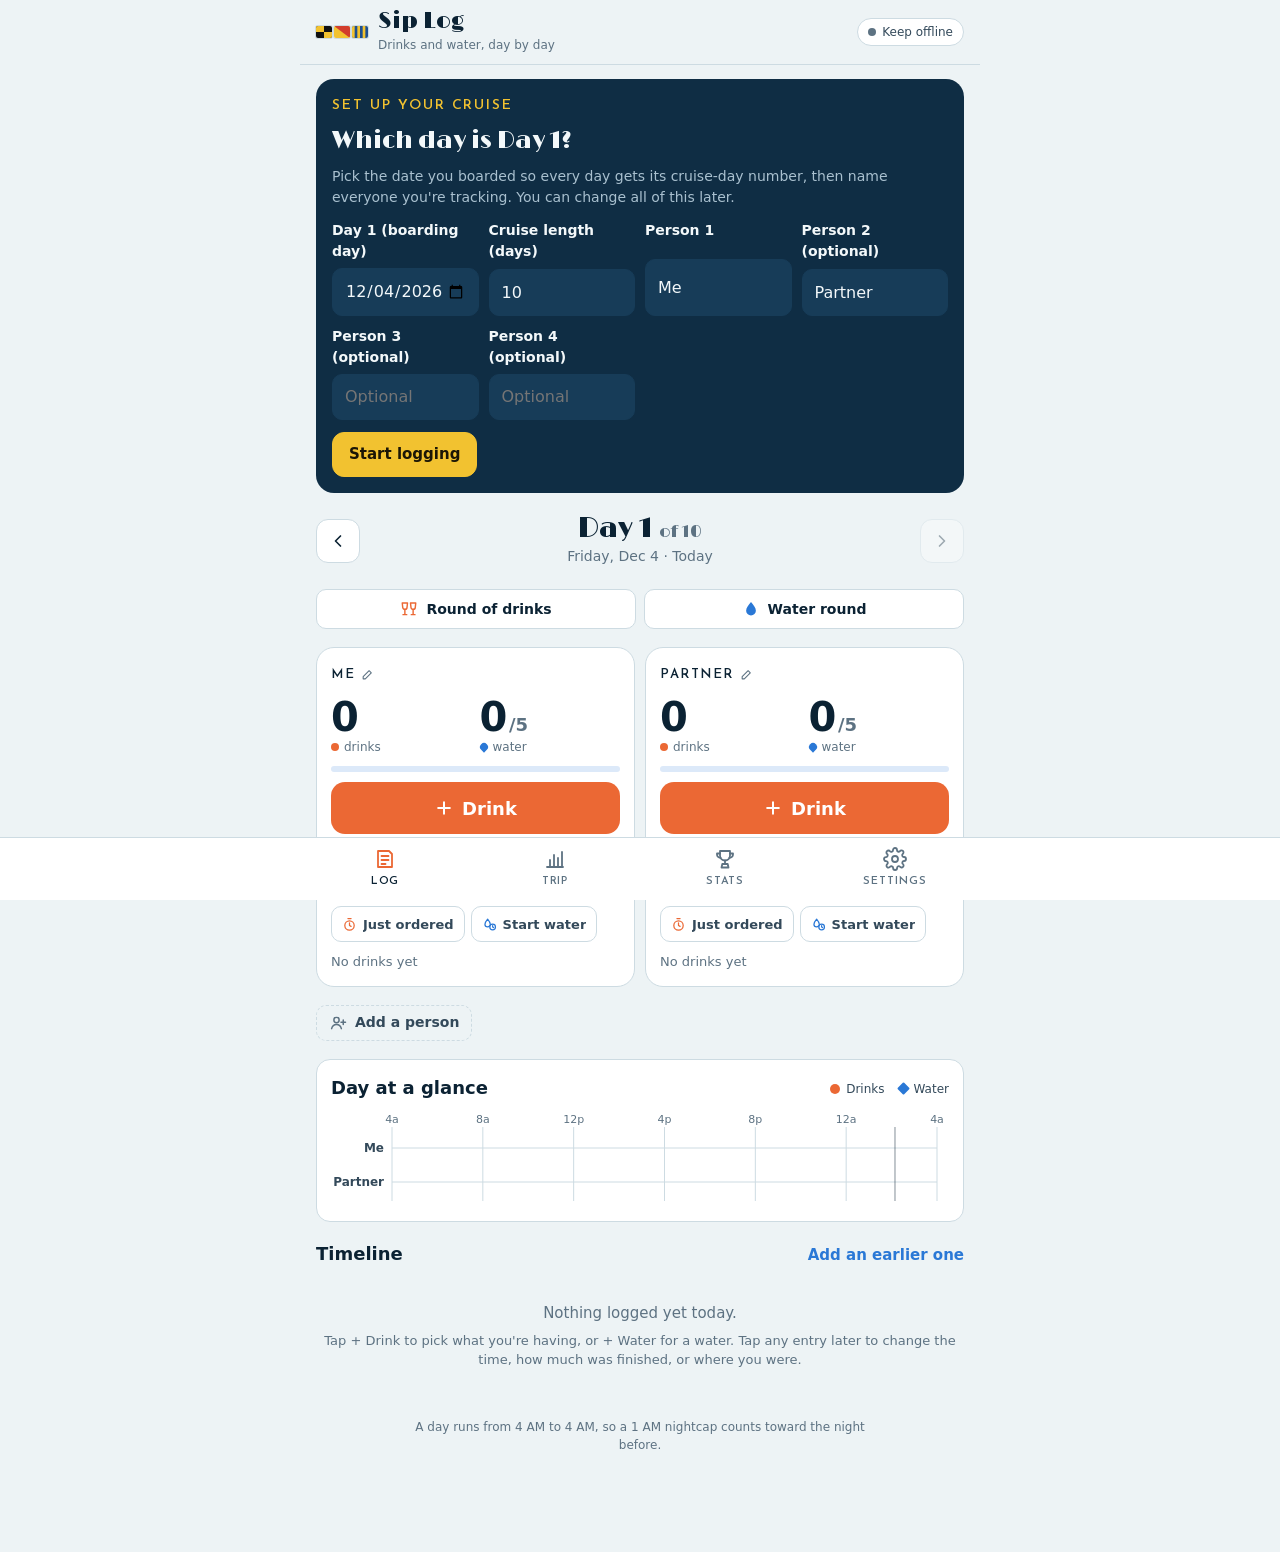
<file: Sip-Log.html>
<!doctype html>
<html lang="en">
<head>
<meta charset="utf-8">
<meta name="viewport" content="width=device-width, initial-scale=1, viewport-fit=cover">
<title>Sip Log</title>
<meta name="description" content="Offline drink and water counter for your cruise: one-tap logging, finish times, a daily timeline and a day-by-day trip history.">
<meta name="theme-color" content="#0f2d44">
<meta name="mobile-web-app-capable" content="yes">
<meta name="apple-mobile-web-app-capable" content="yes">
<meta name="apple-mobile-web-app-title" content="Sip Log">
<meta name="apple-mobile-web-app-status-bar-style" content="default">
<link rel="icon" type="image/png" href="[data-uri]">
<link rel="apple-touch-icon" href="[data-uri]">
<style>
:root{padding-top:env(safe-area-inset-top,0px);padding-bottom:env(safe-area-inset-bottom,0px)}[hidden]{display:none!important}img{max-width:100%}
@font-face{font-family:"Limelight";font-style:normal;font-weight:400;font-display:swap;src:url([data-uri]) format("woff2")}
@font-face{font-family:"Josefin Sans";font-style:normal;font-weight:600;font-display:swap;src:url([data-uri]) format("woff2")}
/* Layout: a ship's-log page per cruise day. Counters on top, the day's timeline below,
   a deck-style tab bar at the bottom. Drinks are orange, water is blue, everywhere. */
:root {
  --bg: #edf3f5;
  --surface: #ffffff;
  --surface-2: #e2ecf0;
  --ink: #0b2233;
  --ink-2: #33495a;
  --muted: #5d7282;
  --line: #cddbe2;
  --navy: #0f2d44;
  --navy-2: #173c58;
  --navy-ink: #f3f8fa;
  --navy-muted: #a9c0cf;
  --drink: #eb6834;
  --water: #2a78d6;
  --drink-soft: #fbe3d8;
  --water-soft: #dce9f9;
  --flag: #f2c230;
  --good: #23784a;
  --warn: #a35b00;
  --danger: #b3261e;
  --scrim: rgba(4, 16, 26, .55);
  --shadow: 0 1px 2px rgba(11, 34, 51, .06), 0 8px 24px rgba(11, 34, 51, .08);
  --font-display: "Limelight", "Didot", "Bodoni 72", Georgia, serif;
  --font-label: "Josefin Sans", "Futura", "Avenir Next", "Century Gothic", system-ui, sans-serif;
  --font-body: system-ui, -apple-system, "Segoe UI", Roboto, "Helvetica Neue", Arial, sans-serif;
  --r: 14px;
  --tabbar: 62px;
}
@media (prefers-color-scheme: dark) {
  :root:not([data-theme="light"]) {
    --bg: #07131c; --surface: #0e1f2c; --surface-2: #142a3a; --ink: #e7f0f4; --ink-2: #bfd0da;
    --muted: #8ca3b2; --line: #21384a; --navy: #0b2131; --navy-2: #14344b; --navy-ink: #eef5f8; --navy-muted: #9db5c4;
    --drink: #d95926; --water: #3987e5; --drink-soft: #3a2117; --water-soft: #13304f;
    --flag: #f2c230; --good: #5cc98a; --warn: #f0a63a; --danger: #ff8a80; --scrim: rgba(0, 0, 0, .62);
    --shadow: 0 1px 2px rgba(0, 0, 0, .3), 0 8px 24px rgba(0, 0, 0, .35);
    color-scheme: dark;
  }
}
:root[data-theme="dark"] {
  --bg: #07131c; --surface: #0e1f2c; --surface-2: #142a3a; --ink: #e7f0f4; --ink-2: #bfd0da;
  --muted: #8ca3b2; --line: #21384a; --navy: #0b2131; --navy-2: #14344b; --navy-ink: #eef5f8; --navy-muted: #9db5c4;
  --drink: #d95926; --water: #3987e5; --drink-soft: #3a2117; --water-soft: #13304f;
  --flag: #f2c230; --good: #5cc98a; --warn: #f0a63a; --danger: #ff8a80; --scrim: rgba(0, 0, 0, .62);
  --shadow: 0 1px 2px rgba(0, 0, 0, .3), 0 8px 24px rgba(0, 0, 0, .35);
  color-scheme: dark;
}

* { box-sizing: border-box; }
html { -webkit-text-size-adjust: 100%; }
body { margin: 0; background: var(--bg); color: var(--ink); font: 15px/1.5 var(--font-body); -webkit-tap-highlight-color: transparent; }
button, input, select, textarea { font: inherit; color: inherit; }
button { cursor: pointer; }
:focus-visible { outline: 3px solid var(--water); outline-offset: 2px; border-radius: 6px; }
h1, h2, h3 { margin: 0; text-wrap: balance; }
p { margin: 0; }
.eyebrow { font-family: var(--font-label); font-weight: 600; font-size: 12px; letter-spacing: .14em; text-transform: uppercase; color: var(--muted); }
.muted { color: var(--muted); }
.small { font-size: 13px; }
.sr { position: absolute; width: 1px; height: 1px; overflow: hidden; clip: rect(0 0 0 0); white-space: nowrap; }

/* shell */
.app { max-width: 680px; margin: 0 auto; padding-inline: 16px; padding-block: 0 calc(var(--tabbar) + 28px + env(safe-area-inset-bottom, 0px)); }
.top { position: sticky; top: env(safe-area-inset-top, 0px); z-index: 20; margin-inline: -16px; padding: 10px 16px; display: flex; align-items: center; gap: 12px; background: var(--bg); border-bottom: 1px solid var(--line); }
.top::before { content: ""; position: absolute; left: 0; right: 0; bottom: 100%; height: env(safe-area-inset-top, 0px); background: var(--bg); }
.brand { display: flex; align-items: center; gap: 10px; flex: 1; min-width: 0; }
.brand h1 { font-family: var(--font-display); font-weight: 400; font-size: 23px; line-height: 1; }
.brand .sub { font-size: 12px; color: var(--muted); margin-top: 3px; white-space: nowrap; overflow: hidden; text-overflow: ellipsis; }
.brand > div { min-width: 0; }
.flags { display: flex; gap: 2px; flex: none; }
.flags svg { display: block; border-radius: 2px; box-shadow: 0 0 0 1px var(--line); }
.status-pill { flex: none; display: inline-flex; align-items: center; gap: 6px; border: 1px solid var(--line); background: var(--surface); border-radius: 999px; padding: 4px 10px; font-size: 12px; color: var(--ink-2); }
.status-pill i { width: 8px; height: 8px; border-radius: 50%; background: var(--muted); display: inline-block; }
.status-pill.ok i { background: var(--good); }
.tabs { position: fixed; left: 0; right: 0; bottom: 0; z-index: 30; background: var(--surface); border-top: 1px solid var(--line); padding-bottom: env(safe-area-inset-bottom, 0px); }
.tabs .in { max-width: 680px; margin: 0 auto; display: grid; grid-template-columns: repeat(4, 1fr); }
.tabs button { height: var(--tabbar); border: 0; background: none; display: grid; justify-items: center; align-content: center; gap: 3px; color: var(--muted); font-family: var(--font-label); font-weight: 600; font-size: 11px; letter-spacing: .08em; text-transform: uppercase; }
.tabs button svg { width: 24px; height: 24px; }
.tabs button[aria-current="page"] { color: var(--ink); }
.tabs button[aria-current="page"] svg { color: var(--drink); }
.view { padding-block: 14px 8px; display: grid; grid-template-columns: minmax(0, 1fr); gap: 18px; }
.view > * { min-width: 0; }

/* controls */
.btn { display: inline-flex; align-items: center; justify-content: center; gap: 8px; min-height: 44px; padding: 10px 16px; border-radius: 12px; border: 1px solid var(--line); background: var(--surface); color: var(--ink); font-weight: 600; }
.btn svg { width: 18px; height: 18px; flex: none; }
.btn.small { min-height: 36px; padding: 6px 12px; font-size: 14px; border-radius: 10px; }
.btn.ghost { background: transparent; }
.btn.navy { background: var(--navy); border-color: var(--navy); color: var(--navy-ink); }
.btn.danger { color: var(--danger); border-color: currentColor; background: transparent; }
.btn-row { display: flex; flex-wrap: wrap; gap: 8px; }
.linkish { border: 0; background: none; color: var(--water); font-weight: 600; padding: 4px 0; }
.icon-btn { flex: none; width: 44px; height: 44px; display: inline-grid; place-items: center; border-radius: 12px; border: 1px solid var(--line); background: var(--surface); color: var(--ink); }
.icon-btn svg { width: 20px; height: 20px; }
.icon-btn:disabled { opacity: .35; cursor: default; }
.chips { display: flex; flex-wrap: wrap; gap: 8px; }
.chip { display: inline-flex; align-items: center; gap: 6px; min-height: 36px; padding: 6px 12px; border-radius: 999px; border: 1px solid var(--line); background: var(--surface); color: var(--ink-2); font-size: 14px; }
.chip[aria-pressed="true"] { background: var(--ink); border-color: var(--ink); color: var(--bg); }
.seg { display: inline-flex; border: 1px solid var(--line); border-radius: 12px; overflow: hidden; background: var(--surface); }
.seg button { border: 0; background: none; padding: 8px 14px; min-height: 40px; font-size: 14px; font-weight: 600; color: var(--ink-2); }
.seg button + button { border-left: 1px solid var(--line); }
.seg button[aria-pressed="true"] { background: var(--ink); color: var(--bg); }
.field { display: grid; gap: 6px; font-size: 14px; }
.field > span:first-child { font-weight: 600; }
.field input, .field select, .field textarea { width: 100%; border: 1px solid var(--line); background: var(--surface); border-radius: 10px; padding: 10px 12px; min-height: 44px; font-size: 16px; }
.field textarea { min-height: 70px; resize: vertical; }
.inline { display: flex; flex-wrap: wrap; gap: 8px; align-items: center; }
.inline > input { flex: 1 1 230px; width: 0; min-width: 0; }
#ed-body, #pe-body, #rd-body { grid-template-columns: minmax(0, 1fr); }
.chip.frac { font-size: 17px; min-width: 48px; justify-content: center; }

/* day header */
.dayhead { display: grid; grid-template-columns: auto 1fr auto; gap: 10px; align-items: center; }
.daytitle { border: 0; background: none; text-align: center; padding: 4px; display: grid; justify-items: center; gap: 2px; }
.daytitle .d { font-family: var(--font-display); font-weight: 400; font-size: 28px; line-height: 1.05; }
.daytitle .s { font-size: 14px; color: var(--muted); }
.daytitle .s b { color: var(--ink-2); font-weight: 600; }
.back-today { justify-self: center; }

/* counters */
.people { display: grid; gap: 10px; grid-template-columns: repeat(auto-fit, minmax(150px, 1fr)); }
.tile { background: var(--surface); border: 1px solid var(--line); border-radius: 18px; padding: 14px; display: grid; grid-template-columns: minmax(0, 1fr); gap: 10px; align-content: start; min-width: 0; }
.tile > * { min-width: 0; }
.tile .who { display: flex; justify-content: space-between; align-items: center; gap: 6px; }
.tile .who > .muted { flex: none; }
.namebtn { border: 0; background: none; padding: 6px 0; margin: -6px 0; min-height: 36px; min-width: 0; display: inline-flex; align-items: center; gap: 6px; color: var(--ink); text-align: left; }
.namebtn .nm { font-family: var(--font-label); font-weight: 600; font-size: 13px; letter-spacing: .12em; text-transform: uppercase; overflow: hidden; text-overflow: ellipsis; white-space: nowrap; min-width: 0; }
.namebtn .pen { flex: none; display: inline-flex; color: var(--muted); }
.namebtn .pen svg { width: 13px; height: 13px; }
.roundbar { display: grid; grid-template-columns: repeat(2, minmax(0, 1fr)); gap: 8px; }
.roundbar .btn { min-height: 40px; padding-inline: 8px; }
.roundbar [data-kind="drink"] svg { color: var(--drink); }
.roundbar [data-kind="water"] svg { color: var(--water); }
.addp { justify-self: start; border-style: dashed; color: var(--ink-2); background: transparent; }
.addp svg { color: var(--muted); }
.btn2 { display: grid; grid-template-columns: repeat(2, minmax(0, 1fr)); gap: 6px; }
.tile.compact { padding: 12px; gap: 8px; border-radius: 16px; }
.tile.compact .fig .v { font-size: 30px; }
.tile.compact .fig .v .of { font-size: 14px; }
.tile.compact .big { min-height: 48px; font-size: 15px; gap: 3px; padding: 0 4px; border-radius: 12px; }
.tile.compact .big svg { width: 15px; height: 15px; }
.tile.compact .mini { padding: 4px 8px; }
.tile.compact .lastline, .tile.compact .nudge { font-size: 12px; }
.figs { display: grid; grid-template-columns: repeat(2, minmax(0, 1fr)); gap: 8px; }
.fig { display: grid; gap: 0; min-width: 0; }
.fig .v { font-size: 40px; font-weight: 700; line-height: 1.05; letter-spacing: -.01em; }
.fig .v .of { font-size: 18px; font-weight: 600; color: var(--muted); margin-left: 2px; letter-spacing: 0; }
.fig .k { font-size: 12px; color: var(--muted); display: flex; align-items: center; gap: 5px; }
.fig .k i { width: 8px; height: 8px; border-radius: 50%; display: inline-block; flex: none; }
.fig.drink .k i { background: var(--drink); }
.fig.water .k i { background: var(--water); border-radius: 50% 50% 50% 0; transform: rotate(-45deg); }
.meter { height: 6px; border-radius: 4px; background: var(--water-soft); overflow: hidden; }
.meter i { display: block; height: 100%; background: var(--water); border-radius: 4px; }
.meter.drinkm { background: var(--drink-soft); }
.meter.drinkm i { background: var(--drink); }
.meter.over i { background: var(--danger); }
.big { min-height: 52px; border-radius: 14px; border: 0; font-size: 18px; font-weight: 700; display: flex; align-items: center; justify-content: center; gap: 8px; width: 100%; color: #fff; }
.big svg { width: 20px; height: 20px; }
.big.drink { background: var(--drink); }
.big.water { background: var(--water); }
.big:active { transform: translateY(1px); }
.mini-row { display: flex; flex-wrap: wrap; gap: 6px; min-width: 0; }
.mini-row > * { min-width: 0; }
.mini { border: 1px solid var(--line); background: transparent; border-radius: 10px; min-height: 36px; padding: 4px 10px; font-size: 13px; font-weight: 600; color: var(--ink-2); display: inline-flex; align-items: center; gap: 6px; max-width: 100%; }
.mini span { overflow: hidden; text-overflow: ellipsis; white-space: nowrap; }
.mini svg { width: 15px; height: 15px; flex: none; }
.lastline { font-size: 13px; color: var(--muted); }
.mini[data-act="start-drink"] svg { color: var(--drink); }
.mini.w svg { color: var(--water); }
.sipcard { gap: 4px; }
.siplist { list-style: none; margin: 0; padding: 0; display: grid; }
.siprow { display: flex; flex-wrap: wrap; align-items: center; gap: 6px 10px; padding: 8px 0; border-bottom: 1px solid var(--line); }
.siprow:last-child { border-bottom: 0; }
.sip-main { flex: 1 1 150px; min-width: 0; display: flex; align-items: flex-start; gap: 8px; border: 0; background: none; padding: 4px 0; text-align: left; }
.sip-txt { display: grid; gap: 1px; min-width: 0; }
.sip-txt b { font-size: 15px; line-height: 1.3; overflow-wrap: anywhere; }
.sip-txt > span { font-size: 13px; color: var(--muted); }
.sip-btns { display: flex; gap: 6px; margin-left: auto; }
.sip-btns button { min-width: 42px; min-height: 42px; border-radius: 10px; border: 1px solid var(--line); background: var(--surface); color: var(--ink); font-size: 17px; font-weight: 700; padding: 0 8px; }
.sip-btns .sip-done { display: inline-flex; align-items: center; gap: 5px; font-size: 14px; border: 1.5px solid var(--drink); padding: 0 12px; }
.sip-done svg { width: 16px; height: 16px; color: var(--drink); }
.siprow.w .sip-done { border-color: var(--water); }
.siprow.w .sip-done svg { color: var(--water); }
.nudge { font-size: 13px; border-radius: 10px; padding: 8px 10px; background: var(--water-soft); color: var(--ink); }

/* glance strip */
.card { background: var(--surface); border: 1px solid var(--line); border-radius: var(--r); padding: 14px; display: grid; gap: 10px; }
.legend { display: flex; gap: 14px; flex-wrap: wrap; font-size: 12px; color: var(--ink-2); }
.legend span { display: inline-flex; align-items: center; gap: 6px; }
.sw { width: 10px; height: 10px; border-radius: 3px; display: inline-block; }
.sw.drink { background: var(--drink); }
.sw.water { background: var(--water); }
.sw.dot { border-radius: 50%; }
.sw.dia { transform: rotate(45deg); border-radius: 1px; width: 9px; height: 9px; }
.chartbox { position: relative; }
.chartbox svg { display: block; width: 100%; height: auto; overflow: visible; }
.axis-t { fill: var(--muted); font-size: 11px; font-family: var(--font-body); font-variant-numeric: tabular-nums; }
.axis-l { fill: var(--ink-2); font-size: 12px; font-weight: 600; font-family: var(--font-body); }
.grid-l { stroke: var(--line); stroke-width: 1; }
.m-drink { fill: var(--drink); stroke: var(--surface); stroke-width: 2; }
.m-water { fill: var(--water); stroke: var(--surface); stroke-width: 2; }
.m-open { fill: var(--surface); stroke: var(--drink); stroke-width: 2; }
.m-wopen { fill: var(--surface); stroke: var(--water); stroke-width: 2; }
.m-dfill { fill: var(--drink); }
.m-wfill { fill: var(--water); }
.hit { fill: transparent; cursor: pointer; }
.hit:focus { outline: none; }
.hit:focus + .mk, .hitg:hover .mk, .hitg:focus-within .mk { filter: brightness(1.12); }
.bar-label { fill: var(--ink-2); font-size: 11px; font-weight: 600; font-family: var(--font-body); }
.tip { position: absolute; z-index: 5; pointer-events: none; background: var(--ink); color: var(--bg); border-radius: 10px; padding: 7px 10px; font-size: 13px; line-height: 1.35; box-shadow: var(--shadow); max-width: 220px; transform: translate(-50%, calc(-100% - 10px)); white-space: normal; }
.tip strong { display: block; font-size: 15px; }
.tip .key { display: inline-block; width: 12px; height: 2px; vertical-align: middle; margin-right: 6px; }

/* timeline */
.section-head { display: flex; flex-wrap: wrap; align-items: baseline; justify-content: space-between; gap: 6px 10px; }
.section-head h2 { font-size: 18px; }
.tl { list-style: none; margin: 0; padding: 0; display: grid; }
.tl-item { display: grid; grid-template-columns: 64px 22px 1fr auto; gap: 8px; align-items: start; padding: 10px 2px; width: 100%; border: 0; border-bottom: 1px solid var(--line); background: none; text-align: left; }
.tl-item:active { background: var(--surface-2); }
.tl-item time { font-size: 13px; font-weight: 600; font-variant-numeric: tabular-nums; color: var(--ink-2); padding-top: 2px; }
.tl-ico { width: 22px; height: 22px; display: grid; place-items: center; }
.tl-ico svg { width: 20px; height: 20px; }
.tl-ico.drink { color: var(--drink); }
.tl-ico.water { color: var(--water); }
.tl-main { display: grid; gap: 2px; min-width: 0; }
.tl-main b { font-size: 15px; line-height: 1.3; overflow-wrap: anywhere; }
.tl-main span { font-size: 13px; color: var(--muted); }
.tl-side { font-size: 13px; color: var(--muted); text-align: right; white-space: nowrap; }
.tl-gap { font-size: 12px; color: var(--muted); padding: 3px 0 3px 72px; border-bottom: 1px solid var(--line); }
.who-chip { font-family: var(--font-label); font-weight: 600; font-size: 11px; letter-spacing: .08em; text-transform: uppercase; color: var(--ink-2); background: var(--surface-2); border-radius: 6px; padding: 1px 6px; margin-right: 6px; }
.badge-sip { font-size: 11px; font-weight: 700; color: var(--drink); border: 1px solid currentColor; border-radius: 6px; padding: 0 5px; margin-left: 6px; }
.badge-part { font-size: 12px; font-weight: 700; color: var(--ink-2); background: var(--surface-2); border-radius: 6px; padding: 0 6px; margin-left: 6px; }
.empty { padding: 22px 8px; text-align: center; color: var(--muted); display: grid; gap: 6px; justify-items: center; }
.sumtable { width: 100%; border-collapse: collapse; font-size: 14px; }
.sumtable th, .sumtable td { padding: 8px 6px; border-bottom: 1px solid var(--line); text-align: right; font-variant-numeric: tabular-nums; white-space: nowrap; }
.sumtable th { font-family: var(--font-label); font-size: 11px; letter-spacing: .1em; text-transform: uppercase; color: var(--muted); font-weight: 600; }
.sumtable th:first-child, .sumtable td:first-child { text-align: left; white-space: normal; }
.sumtable tr.click { cursor: pointer; }
.sumtable tr.click:active td { background: var(--surface-2); }
.sumtable tr.today td { font-weight: 700; }
.sumtable tr.future td { color: var(--muted); }
.tablewrap { overflow-x: auto; }

/* trip */
.stats { display: grid; grid-template-columns: repeat(2, minmax(0, 1fr)); gap: 1px; background: var(--line); border: 1px solid var(--line); border-radius: var(--r); overflow: hidden; }
.stat { background: var(--surface); padding: 12px 14px; display: grid; gap: 2px; min-width: 0; }
.stat .k { font-size: 13px; color: var(--muted); }
.stat .v { font-size: 26px; font-weight: 700; line-height: 1.1; }
.stat .d { font-size: 12px; color: var(--muted); }
.list { display: grid; }
.list > div { display: flex; justify-content: space-between; gap: 10px; padding: 8px 0; border-bottom: 1px solid var(--line); font-size: 14px; }
.list > div span:last-child { color: var(--muted); font-variant-numeric: tabular-nums; white-space: nowrap; }

/* fun stats */
.awards { display: grid; grid-template-columns: repeat(auto-fill, minmax(min(100%, 250px), 1fr)); gap: 10px; }
.award { background: var(--surface); border: 1px solid var(--line); border-radius: var(--r); padding: 12px; display: grid; grid-template-columns: auto minmax(0, 1fr); gap: 12px; align-items: center; }
.medal { font-size: 24px; line-height: 1; width: 44px; height: 44px; display: grid; place-items: center; border-radius: 50%; background: var(--surface-2); }
.aw-t { font-family: var(--font-label); font-weight: 600; font-size: 11px; letter-spacing: .12em; text-transform: uppercase; color: var(--muted); }
.aw-w { font-size: 17px; font-weight: 700; line-height: 1.25; overflow-wrap: anywhere; }
.aw-v { font-size: 13px; color: var(--ink-2); }
.facts { display: grid; grid-template-columns: repeat(2, minmax(0, 1fr)); gap: 1px; background: var(--line); border: 1px solid var(--line); border-radius: 12px; overflow: hidden; }
.fact { background: var(--surface); padding: 10px 12px; display: grid; gap: 2px; align-content: start; min-width: 0; }
.fact:last-child:nth-child(odd) { grid-column: 1 / -1; }
.fact .k { font-size: 12px; color: var(--muted); }
.fact .v { font-size: 20px; font-weight: 700; line-height: 1.2; overflow-wrap: anywhere; }
.fact .d { font-size: 12px; color: var(--muted); }
.funfact { font-size: 14px; border-radius: 10px; padding: 10px 12px; background: var(--water-soft); }
details > summary { cursor: pointer; color: var(--water); font-weight: 600; padding: 4px 0; }
details[open] > summary { margin-bottom: 6px; }

/* people list */
.plist { display: grid; }
.prow { display: flex; align-items: center; justify-content: space-between; gap: 10px; padding: 8px 0; border-bottom: 1px solid var(--line); }
.prow:last-child { border-bottom: 0; }
.prow .btn-row { flex: none; }
.pname { font-weight: 600; min-width: 0; overflow-wrap: anywhere; }
.prow.off .pname { color: var(--muted); }
.chip.emo { font-size: 20px; min-width: 44px; min-height: 44px; justify-content: center; padding: 4px 8px; }
.chip.emo[data-v=""] { font-size: 14px; }

/* sheets */
.overlay { position: fixed; inset: 0; z-index: 50; background: var(--scrim); display: flex; align-items: flex-end; justify-content: center; }
.panel { background: var(--bg); color: var(--ink); width: 100%; max-width: 620px; max-height: calc(100% - 24px - env(safe-area-inset-top, 0px)); border-radius: 20px 20px 0 0; overflow-y: auto; overscroll-behavior: contain; box-shadow: var(--shadow); padding: 0 16px calc(24px + env(safe-area-inset-bottom, 0px)); animation: rise .22s cubic-bezier(.2, .8, .2, 1); display: grid; gap: 14px; align-content: start; }
.panel > * { min-width: 0; }
@media (min-width: 720px) { .overlay { align-items: center; } .panel { border-radius: 20px; max-height: 90vh; } }
@keyframes rise { from { transform: translateY(24px); opacity: .4; } to { transform: none; opacity: 1; } }
.panel-bar { position: sticky; top: 0; z-index: 2; display: flex; justify-content: space-between; align-items: center; gap: 8px; padding: 12px 0 8px; background: var(--bg); }
.panel-bar h2 { font-size: 18px; }
.seg.wide { display: grid; grid-template-columns: repeat(2, minmax(0, 1fr)); width: 100%; }
.pk-search { position: sticky; top: 56px; z-index: 1; display: flex; align-items: center; gap: 8px; border: 1px solid var(--line); background: var(--surface); border-radius: 12px; padding: 0 12px; min-height: 48px; box-shadow: 0 0 0 6px var(--bg); }
.pk-search:focus-within { outline: 3px solid var(--water); outline-offset: 1px; }
.pk-search svg { width: 18px; height: 18px; color: var(--muted); flex: none; }
.pk-search input { flex: 1; min-width: 0; border: 0; background: transparent; font-size: 16px; padding: 10px 0; outline: none; -webkit-appearance: none; appearance: none; }
.pk-list { display: grid; }
.pk-h { font-family: var(--font-label); font-weight: 600; font-size: 12px; letter-spacing: .14em; text-transform: uppercase; color: var(--muted); padding: 14px 0 4px; }
.pick { display: flex; justify-content: space-between; align-items: center; gap: 12px; width: 100%; min-height: 50px; padding: 10px 4px; border: 0; border-bottom: 1px solid var(--line); background: none; text-align: left; }
.pick:active { background: var(--surface-2); }
.pick .pk-n { font-size: 16px; font-weight: 600; display: inline-flex; align-items: center; gap: 8px; min-width: 0; overflow-wrap: anywhere; }
.pick .pk-m { font-size: 13px; color: var(--muted); white-space: nowrap; flex: none; }
.pick svg { width: 18px; height: 18px; color: var(--drink); flex: none; }
.pick.plain .pk-n { color: var(--ink-2); font-weight: 500; }
.pick.add .pk-n { color: var(--drink); }
.heart { color: var(--drink); }
.pk-hint { font-size: 14px; border-radius: 10px; padding: 8px 10px; background: var(--drink-soft); color: var(--ink); }
.pk-badge { font-size: 11px; font-weight: 700; color: var(--bg); background: var(--ink); border-radius: 6px; padding: 1px 6px; margin-left: 4px; }
.sugg { display: grid; border: 1px solid var(--line); border-radius: 10px; overflow: hidden; background: var(--surface); }
.sugg button { border: 0; border-bottom: 1px solid var(--line); background: none; text-align: left; padding: 10px 12px; display: flex; justify-content: space-between; gap: 10px; font-size: 15px; }
.sugg button:last-child { border-bottom: 0; }
.sugg button span:last-child { color: var(--muted); font-size: 13px; white-space: nowrap; }
.daylist { display: grid; }
.daylist button { border: 0; border-bottom: 1px solid var(--line); background: none; text-align: left; padding: 10px 2px; display: grid; grid-template-columns: 1fr auto; gap: 4px 10px; align-items: center; }
.daylist button b { font-size: 15px; }
.daylist button span { font-size: 13px; color: var(--muted); }
.daylist button .tot { grid-row: span 2; text-align: right; font-variant-numeric: tabular-nums; }
.daylist button[aria-current="true"] b { color: var(--drink); }
.setup { background: var(--navy); color: var(--navy-ink); border-radius: 18px; padding: 16px; display: grid; gap: 12px; }
.setup .eyebrow { color: var(--flag); }
.setup h2 { font-family: var(--font-display); font-weight: 400; font-size: 24px; line-height: 1.1; }
.setup p { color: var(--navy-muted); font-size: 14px; }
.setup .field input { background: var(--navy-2); border-color: var(--navy-2); color: var(--navy-ink); }
.setup .btn { border-color: var(--navy-2); background: transparent; color: var(--navy-ink); }
.setup .btn.go { background: var(--flag); border-color: var(--flag); color: #1b1606; }
.settings { display: grid; gap: 16px; }
.settings h3 { font-size: 13px; font-family: var(--font-label); font-weight: 600; letter-spacing: .14em; text-transform: uppercase; color: var(--muted); }
.grid2 { display: grid; grid-template-columns: repeat(auto-fill, minmax(140px, 1fr)); gap: 10px; }
.grid2 > * { min-width: 0; }
.field input[type="date"], .field input[type="datetime-local"] { min-width: 0; max-width: 100%; }
.ports { display: grid; gap: 8px; }
.ports label { display: grid; grid-template-columns: 92px 1fr; gap: 8px; align-items: center; font-size: 13px; color: var(--muted); }
.ports input { border: 1px solid var(--line); background: var(--surface); border-radius: 10px; padding: 8px 10px; min-height: 40px; font-size: 16px; width: 100%; }
.foot { font-size: 12px; color: var(--muted); text-align: center; padding: 8px 0 0; max-width: 60ch; margin-inline: auto; }
.toast { position: fixed; left: 0; right: 0; margin-inline: auto; width: max-content; bottom: calc(var(--tabbar) + 14px + env(safe-area-inset-bottom, 0px)); z-index: 80; background: var(--ink); color: var(--bg); border-radius: 12px; padding: 10px 14px; display: flex; gap: 12px; align-items: center; box-shadow: var(--shadow); max-width: calc(100% - 32px); font-size: 14px; }
.toast button { border: 0; background: none; color: var(--flag); font-weight: 700; padding: 4px; white-space: nowrap; }
@media (prefers-reduced-motion: reduce) { *, *::before, *::after { animation: none !important; transition: none !important; } }

</style>
</head>
<body>
<div class="app" id="app">
  <header class="top">
    <div class="brand">
      <span class="flags" aria-hidden="true" title="L·O·G in signal flags">
        <svg width="16" height="12" viewBox="0 0 16 12"><rect width="16" height="12" fill="#111111"/><rect width="8" height="6" fill="#f2c230"/><rect x="8" y="6" width="8" height="6" fill="#f2c230"/></svg>
        <svg width="16" height="12" viewBox="0 0 16 12"><rect width="16" height="12" fill="#f2c230"/><path d="M0 0H16V12Z" fill="#d23d2c"/></svg>
        <svg width="16" height="12" viewBox="0 0 16 12"><rect width="16" height="12" fill="#1d4f91"/><rect width="2.67" height="12" fill="#f2c230"/><rect x="5.33" width="2.67" height="12" fill="#f2c230"/><rect x="10.67" width="2.67" height="12" fill="#f2c230"/></svg>
      </span>
      <div>
        <h1>Sip Log</h1>
        <p class="sub" id="brand-sub">Drinks and water, day by day</p>
      </div>
    </div>
    <button class="status-pill" id="status" data-act="offline-help" type="button"><i></i><span>Offline</span></button>
  </header>
  <main>
    <section class="view" id="v-log" aria-label="Day log"></section>
    <section class="view" id="v-trip" aria-label="Whole trip" hidden></section>
    <section class="view" id="v-stats" aria-label="Fun stats" hidden></section>
    <section class="view" id="v-settings" aria-label="Settings" hidden></section>
  </main>
</div>
<nav class="tabs" aria-label="Sections">
  <div class="in">
    <button type="button" data-go="log"><svg viewBox="0 0 24 24" fill="none" stroke="currentColor" stroke-width="1.8" stroke-linecap="round" stroke-linejoin="round"><path d="M5 4h11l3 3v13H5z"/><path d="M8.5 9h7M8.5 13h7M8.5 17h4"/></svg><span>Log</span></button>
    <button type="button" data-go="trip"><svg viewBox="0 0 24 24" fill="none" stroke="currentColor" stroke-width="1.8" stroke-linecap="round" stroke-linejoin="round"><path d="M4 20h16"/><path d="M7 20v-7M11 20V8M15 20v-9M19 20V5"/></svg><span>Trip</span></button>
    <button type="button" data-go="stats"><svg viewBox="0 0 24 24" fill="none" stroke="currentColor" stroke-width="1.8" stroke-linecap="round" stroke-linejoin="round"><path d="M7 4h10v4.5a5 5 0 0 1-10 0z"/><path d="M7 6.5H4v1a3.2 3.2 0 0 0 3.6 3.2M17 6.5h3v1a3.2 3.2 0 0 1-3.6 3.2"/><path d="M12 13.5v3.5M8.5 20.5h7l-.8-3.5H9.3z"/></svg><span>Stats</span></button>
    <button type="button" data-go="settings"><svg viewBox="0 0 24 24" fill="none" stroke="currentColor" stroke-width="1.8" stroke-linecap="round" stroke-linejoin="round"><circle cx="12" cy="12" r="3"/><path d="M19.4 15a1.7 1.7 0 0 0 .3 1.8l.1.1a2 2 0 1 1-2.8 2.8l-.1-.1a1.7 1.7 0 0 0-1.8-.3 1.7 1.7 0 0 0-1 1.5V21a2 2 0 1 1-4 0v-.1a1.7 1.7 0 0 0-1.1-1.5 1.7 1.7 0 0 0-1.8.3l-.1.1a2 2 0 1 1-2.8-2.8l.1-.1a1.7 1.7 0 0 0 .3-1.8 1.7 1.7 0 0 0-1.5-1H3a2 2 0 1 1 0-4h.1a1.7 1.7 0 0 0 1.5-1.1 1.7 1.7 0 0 0-.3-1.8l-.1-.1a2 2 0 1 1 2.8-2.8l.1.1a1.7 1.7 0 0 0 1.8.3H9a1.7 1.7 0 0 0 1-1.5V3a2 2 0 1 1 4 0v.1a1.7 1.7 0 0 0 1 1.5 1.7 1.7 0 0 0 1.8-.3l.1-.1a2 2 0 1 1 2.8 2.8l-.1.1a1.7 1.7 0 0 0-.3 1.8V9a1.7 1.7 0 0 0 1.5 1H21a2 2 0 1 1 0 4h-.1a1.7 1.7 0 0 0-1.5 1z"/></svg><span>Settings</span></button>
  </div>
</nav>
<div id="layer"></div>
<div class="toast" id="toast" role="status" aria-live="polite" hidden></div>

<script type="text/plain" id="catalog-data">
Beer|1
Glass of wine|1
Glass of bubbly|1
Shot|1
Double|2
Hard seltzer|1
Cocktail|1.5
Frozen drink|1.3
Spiked coffee|1
Rum and Coke|1.3
Vodka cranberry|1.3
Piña Colada|1.3
Painkiller|1.3
Mai Tai (Trader Vic's)|1.7
Resort Mai Tai|1.8
Bahama Mama|1
Rum Runner|1.7
Zombie|3.3
Hurricane|2
Planter's Punch|1.4
Jungle Bird|1.3
Navy Grog|2.1
Scorpion|1.3
Scorpion Bowl|2.7
Blue Hawaiian|1.3
Blue Hawaii|1.2
Goombay Smash|1.6
Coco Loco|2
Lava Flow|1
Miami Vice|1.3
Frozen Daiquiri|1.3
Strawberry Daiquiri (Frozen)|1.3
Mango Daiquiri (Frozen)|1.3
Banana Daiquiri (Frozen)|1.5
Peach Daiquiri (Frozen)|1.3
Passion Fruit Daiquiri (Frozen)|1.3
Pineapple Daiquiri (Frozen)|1.3
Watermelon Daiquiri (Frozen)|1.3
Coconut Daiquiri|1.3
Banana Colada|1.2
Mango Colada|1
Strawberry Colada|1
Skinny Colada|1
Chi Chi|1
Coconut Mojito|1
Pineapple Mojito|1
Passion Fruit Mojito|1
Mango Mojito|1
Rum Swizzle|2.1
Queen's Park Swizzle|1.4
Missionary's Downfall|0.8
Fog Cutter|2
Saturn|0.9
Three Dots and a Dash|1.7
Royal Hawaiian|1.1
Suffering Bastard|1.4
Yellow Bird|1.6
Rum Punch (Bajan)|1.4
Caribbean Rum Punch|1.3
Sky Juice|1.4
Batida de Coco|1.3
Guavaberry Colada|0.8
Aruba Ariba|1.5
Shark Bite|1.3
Bob Marley|1.2
Malibu Sunset|0.5
Doctor Funk|1.4
Ancient Mariner|1.5
Nui Nui|1.4
Cobra's Fang|1.7
Tradewinds|1.5
Hotel Nacional Special|1.2
Coconut Patrón Margarita|1.7
Frozen Coconut Margarita|1.7
Spicy Coconut Margarita|1.7
Pineapple Coconut Margarita|1.7
Mango Coconut Margarita|1.7
Skinny Coconut Margarita|1.3
Tequila Colada|1.3
Classic Margarita|1.8
Tommy's Margarita|1.3
Cadillac Margarita|2
Frozen Margarita|2
Frozen Strawberry Margarita|1.7
Mango Margarita|1.7
Spicy Margarita (Jalapeño)|1.8
Spicy Pineapple Margarita|1.7
Passion Fruit Margarita|1.7
Watermelon Margarita|1.7
Blood Orange Margarita|1.7
Blue Margarita|1.8
Raspberry Margarita|1.8
Peach Margarita|1.7
Hibiscus Margarita|1.7
Cucumber Jalapeño Margarita|1.3
Strawberry Basil Margarita|1.7
Champagne Margarita|1.9
Beergarita|2
Paloma|1.3
Fresh Paloma|1.3
Tequila Sunrise|1.3
El Diablo|1.1
Mexican Mule|1.3
Batanga|1.3
Cantarito|1.3
Ranch Water|1.3
Matador|1
Bloody Maria|1.3
Oaxaca Old Fashioned|1.4
Tequila Sour|1.3
Siesta|1.2
Mexican Firing Squad|1.4
Juan Collins|1.3
Tequila Mojito|1.3
Rosita|1.5
Vampiro|1.3
Mezcal Margarita|1.9
Mezcal Paloma|1.4
Naked and Famous|1.2
Mezcal Negroni|1.4
Division Bell|1.1
Mezcal Mule|1.4
Tequila Espresso Martini|1.2
Mexican Martini|1.8
Espresso Martini|1.5
Coconut Espresso Martini|1.3
Salted Caramel Espresso Martini|1
Irish Cream Espresso Martini|1.1
Cosmopolitan|1.5
White Cosmopolitan|1.5
Lemon Drop|1.7
Raspberry Lemon Drop|1.5
Lavender Lemon Drop|1.5
French Martini|1.1
Passion Fruit Martini|1
Lychee Martini|1.6
Appletini|1.3
Chocolate Martini|1.3
Chocolate Raspberry Martini|1.3
White Chocolate Martini|1.3
Mint Chocolate Martini|1.5
Hazelnut Martini|1.5
Tiramisu Martini|1
Key Lime Pie Martini|1.4
Pineapple Upside-Down Martini|1
Birthday Cake Martini|1.2
Coconut Cream Pie Martini|0.9
Caramel Apple Martini|1.4
Dirty Martini|1.7
Classic Gin Martini|1.9
Vodka Martini|1.8
Vesper|2
Gibson|1.9
Martinez|1.6
Breakfast Martini|1.7
Pomegranate Martini|1.3
Watermelon Martini|1
Cucumber Elderflower Martini|1.6
Peach Martini|1.3
Mango Martini|1.3
Bikini Martini|1.4
Melon Martini|1.3
Raspberry Martini|1.3
Flirtini|1.3
Orange Blossom Martini|1.2
Cucumber Basil Gin Martini|1.4
Blood Orange Martini|1.3
Daiquiri|1.3
Hemingway Daiquiri|1.5
Strawberry Daiquiri (Shaken)|1.3
Ti' Punch|1.7
Corn 'n' Oil|1.5
El Presidente|1.4
Mary Pickford|1.1
Rum Old Fashioned|1.4
Treacle|1.4
Kingston Negroni|1.4
Rum Sour|1.4
Airmail|1.3
Old Cuban|1.6
Cable Car|1.4
Caipirinha|1.3
Caipiroska|1.3
Strawberry Caipirinha|1.3
Passion Fruit Caipirinha|1.3
Pisco Sour|1.4
Pisco Punch|1.3
Guaro Sour|1
Poncha|1.7
Gimlet|1.4
Vodka Gimlet|1.3
Cucumber Gimlet|1.4
Gin Basil Smash|1.4
Bee's Knees|1.4
Southside|1.4
Aviation|1.7
Last Word|1.6
Corpse Reviver No. 2|1.3
Negroni|1.4
White Negroni|1.6
Clover Club|1.2
Pink Lady|1.4
White Lady|1.9
Bramble|1.6
Gin Fizz|1.4
Ramos Gin Fizz|1.4
Singapore Sling|1.6
Monkey Gland|1.1
Pegu Club|1.9
Gin Sour|1.4
Army & Navy|1.4
Hanky Panky|1.7
Bijou|1.9
Jasmine|1.3
Twentieth Century|1.5
Bronx|1.3
Satan's Whiskers|1.3
Casino|1.6
Sidecar|1.8
Between the Sheets|1.8
Jack Rose|1.3
Brandy Crusta|1.7
Metropolitan|1.3
Stinger|1.6
Japanese Cocktail|1.4
Champs-Élysées|1.4
Brandy Old Fashioned|1.4
Brandy Sour|1.4
Amaretto Sour|0.9
Midori Sour|0.8
Sloe Gin Fizz|1
Godmother|1.3
Mojito|1.3
Strawberry Mojito|1.3
Raspberry Mojito|1.3
Watermelon Mojito|1.3
Royal Mojito|1.6
Cuba Libre|1.3
Captain & Coke|1.2
Dark 'n' Stormy|1.3
Moscow Mule|1.3
London Mule|1.4
Jamaican Mule|1.4
Pineapple Mule|1.3
Blackberry Mule|1.3
Gin Gin Mule|1.1
Gin & Tonic|1.4
Spanish Gin Tonic|1.4
Elderflower Gin & Tonic|1.6
Vodka Tonic|1.3
Vodka Soda|1.3
Vodka Cranberry|1.3
Sea Breeze|1
Bay Breeze|1
Malibu Bay Breeze|0.7
Malibu Pineapple|0.7
Madras|1
Screwdriver|1.3
Greyhound|1.3
Salty Dog|1.4
Harvey Wallbanger|1.3
Sex on the Beach|1.2
Fuzzy Navel|0.7
Woo Woo|1.3
Long Island Iced Tea|1.7
Long Beach Iced Tea|1.7
Tokyo Tea|1.9
Electric Lemonade|1.2
Blue Lagoon|1.3
Dirty Shirley|1
Tom Collins|1.4
Vodka Collins|1.3
Elderflower Collins|1.3
Gin Rickey|1.4
Floradora|1.1
Americano|1
Campari Soda|0.8
Garibaldi|0.6
Fernet con Coca|1.3
Piscola|1.3
Chilcano|1.4
Ting with a Sting|1.3
Cyprus Brandy Sour|1.4
Horse's Neck|1.4
Bloody Mary|1.3
Bloody Caesar|1.3
Red Snapper|1.4
Vodka Red Bull|1
Pimm's Cup|0.8
Vodka Lemonade|1.3
John Daly|1
Cucumber Mint Cooler|1.3
Ouzo & Water|1
Pastis|0.8
Aperol Spritz|0.9
Campari Spritz|1.4
Hugo Spritz|1.1
Limoncello Spritz|1.6
Elderflower Spritz|0.9
Lillet Tonic|0.6
Bicicletta|1.4
Negroni Sbagliato|1.2
Mimosa|0.6
Pineapple Mimosa|0.6
Mango Mimosa|0.7
Bellini|0.7
Rossini|0.7
Kir Royale|1.1
Champagne Cocktail|1.1
French 75|1.3
French 77|1.5
Sgroppino|0.9
Death in the Afternoon|1.8
Chambord Royale|1.1
Poinsettia|1
Red Sangria|1.9
White Sangria|1.4
Cava Sangria|1.4
Tinto de Verano|0.7
Kalimotxo|0.7
Rebujito|0.5
Agua de Valencia|1.3
Vermut|0.8
Kir|1.1
Wine Spritzer|0.8
White Port & Tonic|0.6
Sherry Cobbler|0.8
Mulled Wine|1.4
Frosé|0.8
Medio y Medio|1.2
Clericó|0.8
Terremoto|1
Fish House Punch|1.3
Port|1
Michelada|0.9
Chelada|0.9
Shandy|0.5
Radler|0.5
Monaco|0.5
Black Velvet|0.8
Snakebite|1.3
Beermosa|0.4
Lunchbox|1.1
Red Eye|0.6
Stout Float|0.6
Mudslide|1.3
Mudslide (On the Rocks)|1.3
White Russian|1.7
Black Russian|1.7
Colorado Bulldog|1.3
Grasshopper|0.8
Frozen Grasshopper|0.8
Brandy Alexander|1.4
Golden Cadillac|0.9
Golden Dream|0.8
Toasted Almond|0.8
Nutty Irishman|0.6
Bushwacker|1.4
Dirty Banana|1
Monkey La La|1.3
Kahlúa Colada|1
Chocolate Monkey|0.8
Coquito|1
Baileys on the Rocks|0.6
Brandy Milk Punch|1.3
Creamsicle|1.2
Velvet Hammer|1.4
Smith & Curran|0.5
Strawberry Shake (Spiked)|0.4
Chocolate Shake (Spiked)|0.8
Piña Colada Float|1
Carajillo|0.8
Spanish Coffee|1.6
Mexican Coffee|1
Jamaican Coffee|1
Keoke Coffee|1.2
Baileys Coffee|0.4
Café Amaretto|0.7
Hazelnut Coffee|0.6
Café Royale|0.7
Caffè Corretto|0.3
Kahlúa Iced Coffee|0.5
RumChata Iced Coffee|0.3
Hot Buttered Rum|1.3
Hot Toddy (Brandy)|1
Peppermint Patty|0.8
Spiked Mexican Hot Chocolate|1
Baileys Hot Chocolate|0.4
Spiced Rum Chai|0.9
Spiked Affogato|0.3
Lemon Drop Shot|0.8
Kamikaze|1
B-52|0.6
Baby Guinness|0.4
Buttery Nipple|0.4
Mini Beer|0.5
Jäger Bomb|0.9
Pineapple Upside-Down Shot|0.4
Chocolate Cake Shot|0.8
White Tea Shot|0.5
Mexican Candy Shot|0.8
Tequila Shot|1
Tequila & Sangrita|1
Scooby Snack|0.3
Surfer on Acid|0.5
Melon Ball|0.5
Purple Hooter|0.6
Alien Brain Hemorrhage|0.3
Mind Eraser|1
Irish Flag|0.7
Pink Starburst|0.6
Cinnamon Toast Shot|0.5
Rattlesnake|0.5
Jolly Rancher|0.6
Apple Pie Shot|0.4
Birthday Cake Shot|0.6
Limoncello|0.8
Ginjinha|0.5
Sambuca con la Mosca|0.6
Mastiha on Ice|1
Xtabentún|0.8
Grappa|0.7
Amaro Digestivo|0.6
Fernet Shot|0.7
Mezcal Neat|1.1
Añejo Tequila Neat|1
Cognac Neat|1
Piña Fumada|1.4
Jamaican Rum Punch|1.6
Midori Splice|0.7
Coconut Mule|0.7
Tequila Lemonade|1.3
Strawberry Martini|1.3
Japanese Slipper|1
Tuxedo No. 2|1.9
Alaska|1.7
Pink Gin|1.5
Vodka Sour|1.3
Chilean Pisco Sour|1.3
Gin Daisy|1.4
French Connection|1.3
Charlie Chaplin|0.8
Aperol Sour|0.3
Gin & Juice|1.4
Limoncello Collins|1.2
Rum Collins|1.3
Pink Lemonade Vodka|1.3
Vodka Cherry Limeade|1
Strawberry Mule|1.3
Blueberry Mojito|1.3
Rosé Sangria|1.6
Spaghett|1.1
Shandy Gaff|0.5
Kir Breton|0.6
Gin Alexander|1.5
Café Brûlot|1
Guava Daiquiri (Frozen)|1.3
Guava Margarita|1.7
Guava Mimosa|0.7
Ginger Gimlet|1.6
Old-School Gimlet|1.4
Hpnotiq Breeze|0.4
Orange Crush|1.7
Rosemary Greyhound|1.3
Ginger Mojito|1.3
Mango Mule|1.3
Creamsicle Shot|0.4
Aguardiente|0.5
</script>
<script>window.SIPLOG_URL = "https://porkupine0.github.io/sip-log/"; window.SIPLOG_BUILD = "2026-10-02T19:02:51.270Z";</script>
<script>
/* Sip Log: drink and water counter with a day-by-day timeline. Runs fully offline. */
(function () {
  'use strict';
  const $ = (s, el) => (el || document).querySelector(s);
  const $$ = (s, el) => [...(el || document).querySelectorAll(s)];
  const esc = s => String(s == null ? '' : s).replace(/[&<>"']/g, c => ({ '&': '&amp;', '<': '&lt;', '>': '&gt;', '"': '&quot;', "'": '&#39;' }[c]));
  const norm = s => String(s).toLowerCase().normalize('NFD').replace(/[̀-ͯ]/g, '').replace(/['’]/g, '').trim();
  const pad = n => String(n).padStart(2, '0');
  const SITE = window.SIPLOG_URL || '';
  const BUILD_LABEL = (() => { const b = window.SIPLOG_BUILD; const d = b ? new Date(b) : null; return d && !isNaN(d) ? d.toLocaleString(undefined, { month: 'short', day: 'numeric', hour: 'numeric', minute: '2-digit' }) : 'this copy'; })();
  const RECIPES_URL = 'https://porkupine0.github.io/sip-and-sail/';

  // Drink names from the Sip & Sail catalog ("name|standard drinks")
  const CATALOG = ($('#catalog-data') ? $('#catalog-data').textContent : '').split('\n').map(l => l.trim()).filter(Boolean)
    .map(l => { const [name, std] = l.split('|'); return { name, std: +std, n: norm(name) }; });
  const catalogByName = new Map(CATALOG.map(c => [c.n, c]));

  // ---------- storage ----------
  const mem = {};
  const store = {
    get(k, d) {
      try { const v = localStorage.getItem('siplog.' + k); if (v != null) return JSON.parse(v); } catch (e) { /* ignore */ }
      return Object.prototype.hasOwnProperty.call(mem, k) ? mem[k] : d;
    },
    set(k, v) { mem[k] = v; try { localStorage.setItem('siplog.' + k, JSON.stringify(v)); } catch (e) { /* ignore */ } }
  };
  const S = Object.assign({
    people: [{ name: 'Me' }, { name: 'Partner' }], start: '', days: 10, ports: [], cutoff: 4,
    waterUnit: 'bottle', waterGoal: 5, limit: '', pkg: '', price: 16,
    theme: 'auto', setupDone: false, lastBackup: 0, askDrink: true
  }, store.get('settings', {}));
  let E = store.get('entries', []);
  if (!Array.isArray(E)) E = [];
  const saveS = () => store.set('settings', S);
  const saveE = () => store.set('entries', E);
  try { if (navigator.storage && navigator.storage.persist) navigator.storage.persist().catch(() => {}); } catch (e) { /* ignore */ }

  const STRENGTHS = [['Light', 1, 'beer, wine, spritz'], ['Regular', 1.5, 'most cocktails'], ['Strong', 2, 'doubles, Long Islands']];
  const WATER = { glass: ['Glass', 240, '8 oz'], cup: ['Large cup', 355, '12 oz'], bottle: ['Bottle', 500, '16.9 oz'], liter: ['Liter', 1000, '33.8 oz'] };
  const SPOTS = ['Pool deck', 'Martini Bar', 'Sunset Bar', 'Lounge', 'Dinner', 'Show', 'Casino', 'Cabin', 'Ashore', 'Other'];
  const EMOJI = ['🦈', '🐬', '🐙', '🦀', '🐠', '🐢', '🦜', '🌴', '⚓', '🍍', '🥥', '🌞'];
  const MAX_PEOPLE = 6;

  // ---------- people: stable slots, so old entries keep their owner even if someone is hidden ----------
  function normalizePeople() {
    if (!Array.isArray(S.people) || !S.people.length) S.people = [{ name: 'Me' }];
    S.people = S.people.slice(0, MAX_PEOPLE).map(p => typeof p === 'string' ? { name: p, emoji: '', hidden: false } : Object.assign({ name: '', emoji: '', hidden: false }, p));
    if (S.people.every(p => p.hidden)) S.people[0].hidden = false;
  }
  normalizePeople();
  const nameOf = p => (S.people[p] && S.people[p].name) || `Person ${p + 1}`;
  const labelOf = p => ((S.people[p] && S.people[p].emoji) ? S.people[p].emoji + ' ' : '') + nameOf(p);
  const visibleIdx = () => S.people.map((_, i) => i).filter(i => !S.people[i].hidden);
  const freeSlot = () => { const h = S.people.findIndex((x, i) => x.hidden && !E.some(e => (e.p || 0) === i)); return h >= 0 ? h : S.people.length < MAX_PEOPLE ? S.people.length : -1; };
  const canAdd = () => freeSlot() >= 0;
  const shownIn = list => { const v = visibleIdx(); list.forEach(e => { const p = e.p || 0; if (!v.includes(p)) v.push(p); }); return v.sort((a, b) => a - b); };

  // ---------- dates: a cruise day runs from the cutoff hour to the cutoff hour next morning ----------
  const ymd = d => `${d.getFullYear()}-${pad(d.getMonth() + 1)}-${pad(d.getDate())}`;
  const parse = k => { const [y, m, d] = k.split('-').map(Number); return { y, m, d }; };
  const dayKey = ts => ymd(new Date(ts - (+S.cutoff || 0) * 3600e3));
  const curKey = () => dayKey(Date.now());
  const dayIndex = k => { const a = parse(S.start), b = parse(k); return Math.round((Date.UTC(b.y, b.m - 1, b.d) - Date.UTC(a.y, a.m - 1, a.d)) / 864e5); };
  const keyAt = i => { const a = parse(S.start); const d = new Date(Date.UTC(a.y, a.m - 1, a.d + i)); return `${d.getUTCFullYear()}-${pad(d.getUTCMonth() + 1)}-${pad(d.getUTCDate())}`; };
  const inTrip = k => { const i = dayIndex(k); return i >= 0 && i < (+S.days || 0); };
  const dateLabel = (k, o) => { const { y, m, d } = parse(k); return new Date(y, m - 1, d, 12).toLocaleDateString(undefined, o || { weekday: 'short', month: 'short', day: 'numeric' }); };
  const dayStart = k => { const { y, m, d } = parse(k); return new Date(y, m - 1, d, +S.cutoff || 0, 0, 0, 0).getTime(); };
  const dayName = k => inTrip(k) ? `Day ${dayIndex(k) + 1}` : dateLabel(k, { month: 'short', day: 'numeric' });
  const portOf = k => (inTrip(k) && S.ports[dayIndex(k)]) || '';
  if (!S.start) S.start = curKey();

  // ---------- formatting ----------
  const fmtTime = ts => new Date(ts).toLocaleTimeString(undefined, { hour: 'numeric', minute: '2-digit' });
  const fmt1 = n => (Math.round(n * 10) / 10).toFixed(1).replace(/\.0$/, '');
  function fmtDur(min) { min = Math.max(0, Math.round(min)); if (min < 60) return min + ' min'; const h = Math.floor(min / 60), m = min % 60; return h + ' h' + (m ? ' ' + m + ' min' : ''); }
  function ago(ts) { const m = Math.round((Date.now() - ts) / 60000); return m < 1 ? 'just now' : fmtDur(m) + ' ago'; }
  function volume(ml) { return (ml >= 1000 ? fmt1(ml / 1000) + ' L' : Math.round(ml) + ' ml') + ' · ' + Math.round(ml / 29.5735) + ' oz'; }
  const money = n => '$' + Math.round(n).toLocaleString();
  const toInput = ts => { const d = new Date(ts); return `${ymd(d)}T${pad(d.getHours())}:${pad(d.getMinutes())}`; };
  const fromInput = v => { if (!v) return null; const [a, b] = v.split('T'); const { y, m, d } = parse(a); const [hh, mm] = (b || '0:0').split(':').map(Number); return new Date(y, m - 1, d, hh || 0, mm || 0).getTime(); };
  const uid = () => Date.now().toString(36) + Math.random().toString(36).slice(2, 7);
  const hourLabel = h => { h = ((h % 24) + 24) % 24; return h === 0 ? '12 AM' : h < 12 ? h + ' AM' : h === 12 ? '12 PM' : (h - 12) + ' PM'; };
  const fmtHour = h => { h = +h || 0; return h === 0 ? 'midnight' : h < 12 ? h + ' AM' : h === 12 ? 'noon' : (h - 12) + ' PM'; };
  const joinNames = arr => arr.length < 2 ? arr.join('') : arr.slice(0, -1).join(', ') + ' & ' + arr[arr.length - 1];
  const buzz = () => { try { if (navigator.vibrate) navigator.vibrate(12); } catch (e) { /* ignore */ } };
  // portions: how much of a drink or a water was actually finished
  const PARTS = [[1, 'All'], [0.75, '¾'], [0.5, '½'], [0.25, '¼']];
  const FRAC = { 0.25: '¼', 0.5: '½', 0.75: '¾' };
  const partOf = e => (e && e.part > 0 && e.part < 1 ? e.part : 1);
  const partWord = v => (v >= 1 ? 'all' : FRAC[v] || fmt1(v));
  function fmtQ(n) { // quarter amounts as 2½
    const r = Math.round(n * 4) / 4;
    if (Math.abs(r - n) > 0.01) return fmt1(n);
    const whole = Math.floor(r + 1e-9), f = +(r - whole).toFixed(2);
    return f ? (whole ? String(whole) : '') + FRAC[f] : String(whole);
  }
  const many = (n, one, more) => (n > 0 && n <= 1 ? one : more);
  const POPULAR = ['Coconut Patrón Margarita', 'Piña Colada', 'Classic Margarita', 'Mojito', 'Aperol Spritz', 'Espresso Martini', 'Painkiller', 'Caribbean Rum Punch', 'Beer', 'Glass of wine'];

  // ---------- icons ----------
  const I = {
    plus: '<svg viewBox="0 0 24 24" fill="none" stroke="currentColor" stroke-width="2.4" stroke-linecap="round"><path d="M12 5v14M5 12h14"/></svg>',
    check: '<svg viewBox="0 0 24 24" fill="none" stroke="currentColor" stroke-width="2.2" stroke-linecap="round" stroke-linejoin="round"><path d="m5 12.5 4.5 4.5L19 7.5"/></svg>',
    timer: '<svg viewBox="0 0 24 24" fill="none" stroke="currentColor" stroke-width="2" stroke-linecap="round" stroke-linejoin="round"><circle cx="12" cy="13.5" r="7.5"/><path d="M12 9.5v4l2.5 1.5M9.5 2.5h5"/></svg>',
    again: '<svg viewBox="0 0 24 24" fill="none" stroke="currentColor" stroke-width="2" stroke-linecap="round" stroke-linejoin="round"><path d="M4 12a8 8 0 0 1 13.7-5.6L20 8.5M20 4v4.5h-4.5M20 12a8 8 0 0 1-13.7 5.6L4 15.5M4 20v-4.5h4.5"/></svg>',
    left: '<svg viewBox="0 0 24 24" fill="none" stroke="currentColor" stroke-width="2" stroke-linecap="round" stroke-linejoin="round"><path d="m15 6-6 6 6 6"/></svg>',
    right: '<svg viewBox="0 0 24 24" fill="none" stroke="currentColor" stroke-width="2" stroke-linecap="round" stroke-linejoin="round"><path d="m9 6 6 6-6 6"/></svg>',
    x: '<svg viewBox="0 0 24 24" fill="none" stroke="currentColor" stroke-width="2" stroke-linecap="round"><path d="M6 6l12 12M18 6 6 18"/></svg>',
    copy: '<svg viewBox="0 0 24 24" fill="none" stroke="currentColor" stroke-width="1.9" stroke-linecap="round" stroke-linejoin="round"><rect x="8" y="8" width="12" height="12" rx="2.5"/><path d="M16 8V6a2 2 0 0 0-2-2H6a2 2 0 0 0-2 2v8a2 2 0 0 0 2 2h2"/></svg>',
    drink: '<svg viewBox="0 0 24 24" fill="none" stroke="currentColor" stroke-width="1.9" stroke-linecap="round" stroke-linejoin="round"><path d="M4 5h16c0 5-3.6 8-8 8s-8-3-8-8zM12 13v6.5M8 20h8"/></svg>',
    water: '<svg viewBox="0 0 24 24" fill="currentColor"><path d="M12 2.8c3.4 4.3 6.5 8 6.5 11.4a6.5 6.5 0 0 1-13 0C5.5 10.8 8.6 7.1 12 2.8z"/></svg>',
    cheers: '<svg viewBox="0 0 24 24" fill="none" stroke="currentColor" stroke-width="1.9" stroke-linecap="round" stroke-linejoin="round"><path d="M3 4h7l-.6 5.5a2.9 2.9 0 0 1-5.8 0zM6.5 12.4V19M4 19.5h5M14 4h7l-.6 5.5a2.9 2.9 0 0 1-5.8 0zM17.5 12.4V19M15 19.5h5"/></svg>',
    person: '<svg viewBox="0 0 24 24" fill="none" stroke="currentColor" stroke-width="2" stroke-linecap="round" stroke-linejoin="round"><circle cx="10" cy="8" r="3.5"/><path d="M3.5 19.5c.8-3.5 3.4-5.5 6.5-5.5s5.7 2 6.5 5.5M19 8v6M16 11h6"/></svg>',
    sipw: '<svg viewBox="0 0 24 24" fill="none" stroke="currentColor" stroke-width="2" stroke-linecap="round" stroke-linejoin="round"><path d="M9 3.5c2.4 3 4.3 5.6 4.3 7.9a4.3 4.3 0 0 1-8.6 0c0-2.3 1.9-4.9 4.3-7.9z"/><circle cx="17" cy="16" r="4.5"/><path d="M17 13.8V16l1.4.9"/></svg>',
    search: '<svg viewBox="0 0 24 24" fill="none" stroke="currentColor" stroke-width="2" stroke-linecap="round"><circle cx="10.5" cy="10.5" r="6"/><path d="m15 15 5 5"/></svg>',
    pencil: '<svg viewBox="0 0 24 24" fill="none" stroke="currentColor" stroke-width="2" stroke-linecap="round" stroke-linejoin="round"><path d="M4 20h4L19 9l-4-4L4 16z"/></svg>'
  };

  // ---------- theme ----------
  const hostTheme = document.documentElement.getAttribute('data-theme');
  function applyTheme() {
    const r = document.documentElement;
    if (S.theme === 'auto') { if (hostTheme) r.setAttribute('data-theme', hostTheme); else r.removeAttribute('data-theme'); }
    else r.setAttribute('data-theme', S.theme);
  }

  // ---------- data helpers ----------
  const forDay = k => E.filter(e => dayKey(e.t) === k);
  const tripEntries = () => E.filter(e => inTrip(dayKey(e.t)));
  const byPerson = (list, p) => list.filter(e => (e.p || 0) === p);
  // drinks and waters are amounts (a half-finished drink counts ½); orders and bottles count glasses
  function stats(list) {
    const drinks = list.filter(e => e.kind === 'drink');
    const waters = list.filter(e => e.kind === 'water');
    const done = drinks.filter(e => !e.open).sort((a, b) => a.t - b.t);
    const first = done[0], last = done[done.length - 1];
    const sum = (arr, f) => arr.reduce((a, e) => a + f(e), 0);
    return {
      drinks: sum(drinks, partOf), orders: drinks.length,
      waters: sum(waters, partOf), bottles: waters.length,
      std: sum(drinks, e => (+e.std || 0) * partOf(e)),
      ml: sum(waters, e => (+e.ml || 0) * partOf(e)),
      first, last,
      open: drinks.filter(e => e.open).sort((a, b) => a.t - b.t),
      openW: waters.filter(e => e.open).sort((a, b) => a.t - b.t),
      pace: done.length >= 2 && last.t - first.t >= 5 * 60000 ? (last.t - first.t) / (done.length - 1) / 60000 : null
    };
  }
  function lastNamed(p) {
    let best = null;
    for (const e of E) if (e.kind === 'drink' && (e.p || 0) === p && e.name && (!best || e.t > best.t)) best = e;
    return best;
  }
  function recentNames() {
    const seen = new Map();
    E.filter(e => e.kind === 'drink' && e.name).sort((a, b) => b.t - a.t).forEach(e => { const n = norm(e.name); if (!seen.has(n)) seen.set(n, e); });
    return [...seen.values()];
  }
  const stdFor = name => { const c = name && catalogByName.get(norm(name)); return c ? c.std : null; };
  // every drink name logged so far: this person's own first (favorites, then most recent), then everyone else's
  function drinkHistory(p) {
    const map = new Map();
    E.filter(e => e.kind === 'drink' && e.name).sort((a, b) => b.t - a.t).forEach(e => {
      const n = norm(e.name);
      let h = map.get(n);
      if (!h) { h = { name: e.name.trim(), last: e, mine: null, count: 0, fav: false }; map.set(n, h); }
      if ((e.p || 0) === p) { h.count++; if (!h.mine) h.mine = e; }
      if (e.fav) h.fav = true;
    });
    const list = [...map.values()];
    const own = list.filter(h => h.mine).sort((a, b) => (b.fav - a.fav) || b.mine.t - a.mine.t);
    const others = list.filter(h => !h.mine).sort((a, b) => (b.fav - a.fav) || b.last.t - a.last.t);
    return own.concat(others);
  }

  // ---------- overlays, toasts, clipboard ----------
  const layer = $('#layer');
  const stack = [];
  let ignorePop = 0;
  function openOverlay(html, opts) {
    opts = opts || {};
    const el = document.createElement('div');
    el.className = 'overlay';
    el.innerHTML = html;
    $('#toast').hidden = true;
    let pushed = false;
    try { history.pushState({ siplog: stack.length + 1 }, ''); pushed = true; } catch (e) { pushed = false; }
    layer.appendChild(el);
    stack.push({ el, pushed, onClose: opts.onClose });
    document.body.style.overflow = 'hidden';
    el.addEventListener('click', e => { if (e.target === el) closeTop(); });
    setTimeout(() => { const f = el.querySelector('[data-autofocus]'); if (f) try { f.focus({ preventScroll: true }); } catch (e) { /* ignore */ } }, 40);
    return el;
  }
  function removeTop() {
    const e = stack.pop(); if (!e) return null;
    e.el.remove();
    if (e.onClose) e.onClose();
    if (!stack.length) { document.body.style.overflow = ''; if (updatePending) setTimeout(reloadForUpdate, 400); }
    return e;
  }
  function closeTop() { const e = removeTop(); if (e && e.pushed) { ignorePop++; try { history.back(); } catch (err) { ignorePop--; } } }
  window.addEventListener('popstate', () => { if (ignorePop > 0) { ignorePop--; return; } if (stack.length) removeTop(); });
  document.addEventListener('keydown', e => { if (e.key === 'Escape' && stack.length) closeTop(); });

  let toastTimer;
  function toast(msg, actions) {
    const t = $('#toast');
    t.innerHTML = `<span>${esc(msg)}</span>` + (actions || []).map((a, i) => `<button type="button" data-ti="${i}">${esc(a[0])}</button>`).join('');
    (actions || []).forEach((a, i) => { t.querySelector(`[data-ti="${i}"]`).onclick = () => { t.hidden = true; a[1](); }; });
    t.hidden = false;
    clearTimeout(toastTimer);
    toastTimer = setTimeout(() => { t.hidden = true; }, actions && actions.length ? 6000 : 2600);
  }
  function copyText(text, okMsg) {
    const fallback = () => {
      const ta = document.createElement('textarea');
      ta.value = text; ta.setAttribute('readonly', ''); ta.style.position = 'fixed'; ta.style.opacity = '0';
      document.body.appendChild(ta); ta.select();
      let ok = false; try { ok = document.execCommand('copy'); } catch (e) { ok = false; }
      ta.remove();
      toast(ok ? okMsg : 'Copy was blocked here. Select the text and copy it manually.');
    };
    try {
      if (navigator.clipboard && navigator.clipboard.writeText) navigator.clipboard.writeText(text).then(() => toast(okMsg), fallback);
      else fallback();
    } catch (e) { fallback(); }
  }

  // ---------- navigation ----------
  const VIEWS = ['log', 'trip', 'stats', 'settings'];
  let view = 'log';
  let sel = curKey();
  let tripWho = -1, tlWho = -1, statsScope = 'trip';
  let lastRound = null;
  function go(v) {
    view = v;
    VIEWS.forEach(x => { $('#v-' + x).hidden = x !== v; });
    $$('.tabs button').forEach(b => b.setAttribute('aria-current', b.dataset.go === v ? 'page' : 'false'));
    render();
    try { window.scrollTo(0, 0); } catch (e) { /* ignore */ }
  }
  function render() {
    if (view === 'log') renderLog();
    else if (view === 'trip') renderTrip();
    else if (view === 'stats') renderStats();
    else renderSettings();
  }

  // ---------- LOG ----------
  function renderLog() {
    const k = sel, cur = curKey(), isToday = k === cur;
    const list = forDay(k);
    const vis = visibleIdx();
    const compact = vis.length >= 3;
    const i = dayIndex(k);
    let h = '';
    if (!S.setupDone) h += setupHTML();
    h += `<div class="dayhead">
      <button class="icon-btn" type="button" data-act="prevday" aria-label="Previous day">${I.left}</button>
      <button class="daytitle" type="button" data-act="days" aria-label="Choose a day">
        <span class="d">${inTrip(k) ? `Day ${i + 1} <span class="muted" style="font-size:.6em">of ${S.days}</span>` : esc(dateLabel(k, { month: 'short', day: 'numeric' }))}</span>
        <span class="s">${esc(dateLabel(k, { weekday: 'long', month: 'short', day: 'numeric' }))}${portOf(k) ? ` · <b>${esc(portOf(k))}</b>` : ''}${isToday ? ' · Today' : ''}</span>
      </button>
      <button class="icon-btn" type="button" data-act="nextday" aria-label="Next day" ${k >= cur ? 'disabled' : ''}>${I.right}</button>
    </div>
    ${isToday ? '' : '<button class="btn small back-today" type="button" data-act="today">Back to today</button>'}
    ${isToday && vis.length >= 2 ? `<div class="roundbar" role="group" aria-label="Log for several people at once"><button class="btn small" type="button" data-act="round" data-kind="drink">${I.cheers}Round of drinks</button><button class="btn small" type="button" data-act="round" data-kind="water">${I.water}Water round</button></div>` : ''}
    ${isToday ? sippingHTML() : ''}
    <div class="people ${compact ? 'compact' : ''}">${vis.map(p => tileHTML(p, byPerson(list, p), isToday, k, compact)).join('')}</div>
    ${canAdd() ? `<button class="btn small addp" type="button" data-act="person-new">${I.person}Add a person</button>` : ''}
    <section class="card" aria-label="Day at a glance">
      <div class="section-head"><h2>Day at a glance</h2><div class="legend"><span><i class="sw drink dot"></i>Drinks</span><span><i class="sw water dia"></i>Water</span></div></div>
      <div class="chartbox" id="glance"></div>
    </section>
    ${timelineHTML(list, k, isToday)}
    ${summaryHTML(k, list)}
    <p class="foot">A day runs from ${fmtHour(S.cutoff)} to ${fmtHour(S.cutoff)}, so a 1 AM nightcap counts toward the night before.</p>`;
    $('#v-log').innerHTML = h;
    drawGlance(k, list);
  }

  function setupHTML() {
    const ppl = S.people.map(p => p.name).concat(['', '', '', '']).slice(0, 4);
    return `<div class="setup">
      <p class="eyebrow">Set up your cruise</p>
      <h2>Which day is Day 1?</h2>
      <p>Pick the date you boarded so every day gets its cruise-day number, then name everyone you're tracking. You can change all of this later.</p>
      <div class="grid2">
        <label class="field" for="su-start"><span>Day 1 (boarding day)</span><input id="su-start" type="date" value="${esc(S.start)}"></label>
        <label class="field" for="su-days"><span>Cruise length (days)</span><input id="su-days" type="number" min="1" max="60" inputmode="numeric" value="${esc(S.days)}"></label>
        ${ppl.map((n, i) => `<label class="field" for="su-p${i}"><span>Person ${i + 1}${i ? ' (optional)' : ''}</span><input id="su-p${i}" value="${esc(n)}" placeholder="${i === 0 ? 'Me' : 'Optional'}" maxlength="16" autocomplete="off"></label>`).join('')}
      </div>
      <div class="btn-row"><button class="btn go" type="button" data-act="setup-save">Start logging</button></div>
    </div>`;
  }

  // everything still being sipped, by everyone: two drinks at once each get their own row and buttons
  function sippingHTML() {
    const list = E.filter(e => e.open).sort((a, b) => (a.p || 0) - (b.p || 0) || (a.start || a.t) - (b.start || b.t));
    if (!list.length) return '';
    const showWho = visibleIdx().length > 1 || shownIn(list).length > 1;
    return `<section class="card sipcard" aria-label="Sipping now">
      <div class="section-head"><h2>Sipping now</h2><span class="muted small">Done when it's empty, or how much was finished</span></div>
      <ul class="siplist">${list.map(e => {
        const isW = e.kind === 'water', name = isW ? 'Water' : (e.name || 'Drink'), since = e.start || e.t;
        const old = Date.now() - since > 6 * 3600e3;
        return `<li class="siprow ${isW ? 'w' : ''}">
          <button class="sip-main" type="button" data-act="edit" data-id="${e.id}" aria-label="Edit ${esc(name)}">
            <span class="tl-ico ${isW ? 'water' : 'drink'}" aria-hidden="true">${isW ? I.water : I.drink}</span>
            <span class="sip-txt"><b>${esc(name)}</b><span>${showWho ? `${esc(labelOf(e.p || 0))} · ` : ''}${old ? `since ${esc(dateLabel(dayKey(since), { weekday: 'short' }))} ${fmtTime(since)}` : `<span data-dur="${since}">${fmtDur((Date.now() - since) / 60000)}</span>`}</span></span>
          </button>
          <span class="sip-btns" role="group" aria-label="How much of the ${esc(name)} was finished">
            <button class="sip-done" type="button" data-act="finish" data-id="${e.id}" data-part="1" aria-label="Finished all of the ${esc(name)}">${I.check}Done</button>${PARTS.slice(1).map(([v, l]) => `<button type="button" data-act="finish" data-id="${e.id}" data-part="${v}" aria-label="Finished ${l} of the ${esc(name)}">${l}</button>`).join('')}
          </span>
        </li>`;
      }).join('')}</ul>
    </section>`;
  }
  function tileHTML(p, list, isToday, k, compact) {
    const st = stats(list);
    const goal = +S.waterGoal || 0, lim = +S.limit || 0;
    const going = st.open.concat(st.openW).map(e => (e.kind === 'water' ? 'water' : e.name || 'a drink'));
    const ln = isToday ? lastNamed(p) : null;
    const nameBtn = `<button class="namebtn" type="button" data-act="person-edit" data-p="${p}" aria-label="Rename ${esc(nameOf(p))}"><span class="nm">${esc(labelOf(p))}</span><span class="pen" aria-hidden="true">${I.pencil}</span></button>`;
    const actions = isToday
      ? (compact
        ? `<div class="btn2"><button class="big drink" type="button" data-act="add-drink" data-p="${p}">${I.plus}Drink</button><button class="big water" type="button" data-act="add-water" data-p="${p}">${I.plus}Water</button></div>`
        : `<button class="big drink" type="button" data-act="add-drink" data-p="${p}">${I.plus}Drink</button><button class="big water" type="button" data-act="add-water" data-p="${p}">${I.plus}Water</button>`) +
        `<div class="mini-row">
          <button class="mini" type="button" data-act="start-drink" data-p="${p}">${I.timer}<span>${compact ? 'Ordered' : 'Just ordered'}</span></button>
          <button class="mini w" type="button" data-act="start-water" data-p="${p}" title="Start a water you'll sip for a while">${I.sipw}<span>Start water</span></button>
          ${ln ? `<button class="mini" type="button" data-act="again" data-p="${p}" data-id="${ln.id}" title="Log another ${esc(ln.name)}">${I.again}<span>${esc(ln.name)}</span></button>` : ''}
        </div>`
      : `<button class="btn small" type="button" data-act="add-past" data-p="${p}">Add to ${esc(dayName(k))}</button>`;
    return `<div class="tile ${compact ? 'compact' : ''}">
      <div class="who">${nameBtn}${st.std ? `<span class="muted small">≈${fmt1(st.std)} std</span>` : ''}</div>
      <div class="figs">
        <div class="fig drink"><span class="v">${fmtQ(st.drinks)}${lim ? `<span class="of">/${lim}</span>` : ''}</span><span class="k"><i></i>${many(st.drinks, 'drink', 'drinks')}</span></div>
        <div class="fig water"><span class="v">${fmtQ(st.waters)}${goal ? `<span class="of">/${goal}</span>` : ''}</span><span class="k"><i></i>water</span></div>
      </div>
      ${lim ? `<div class="meter drinkm ${st.drinks > lim ? 'over' : ''}" role="img" aria-label="${fmtQ(st.drinks)} of ${lim} drinks"><i style="width:${Math.min(100, st.drinks / lim * 100)}%"></i></div>` : ''}
      ${goal ? `<div class="meter" role="img" aria-label="${fmtQ(st.waters)} of ${goal} waters"><i style="width:${Math.min(100, st.waters / goal * 100)}%"></i></div>` : ''}
      ${actions}
      <p class="lastline">${[
        st.last ? `Last drink ${fmtTime(st.last.t)}${isToday ? ` · <span data-ago="${st.last.t}">${ago(st.last.t)}</span>` : ''}` : (isToday && going.length ? '' : 'No drinks yet'),
        st.pace ? `one every ${fmtDur(st.pace)}` : '',
        isToday && going.length ? `<b>Sipping ${esc(joinNames(going))}</b>` : ''
      ].filter(Boolean).join(' · ')}</p>
      ${isToday && st.drinks - st.waters >= 2 ? `<p class="nudge">${fmtQ(st.drinks - st.waters)} drinks ahead of water. Time for a bottle?</p>` : ''}
    </div>`;
  }

  // Day at a glance: one row per person, drinks (circles) and water (diamonds) on a clock axis
  function drawGlance(k, list) {
    const box = $('#glance'); if (!box) return;
    const rows = shownIn(list);
    const W = Math.max(260, box.clientWidth || 340);
    const left = Math.min(92, Math.max(48, Math.max(...rows.map(p => labelOf(p).length)) * 7 + 12)), right = 12, top = 20, row = 34;
    const H = top + rows.length * row + 8;
    const t0 = dayStart(k), t1 = t0 + 24 * 3600e3;
    const x = t => left + (t - t0) / (t1 - t0) * (W - left - right);
    let s = `<svg width="${W}" height="${H}" viewBox="0 0 ${W} ${H}" role="img" aria-label="Timeline of drinks and water for ${esc(dayName(k))}">`;
    for (let hr = 0; hr <= 24; hr++) {
      const clock = ((+S.cutoff || 0) + hr) % 24;
      if (clock % 4 !== 0) continue;
      const xx = x(t0 + hr * 3600e3);
      s += `<line class="grid-l" x1="${xx}" x2="${xx}" y1="${top - 4}" y2="${H - 6}"/><text class="axis-t" x="${xx}" y="${top - 8}" text-anchor="middle">${clock === 0 ? '12a' : clock === 12 ? '12p' : clock < 12 ? clock + 'a' : (clock - 12) + 'p'}</text>`;
    }
    rows.forEach((p, r) => {
      const cy = top + r * row + row / 2, lab = labelOf(p);
      s += `<line class="grid-l" x1="${left}" x2="${W - right}" y1="${cy}" y2="${cy}"/><text class="axis-l" x="${left - 8}" y="${cy + 4}" text-anchor="end">${esc(lab.length > 11 ? lab.slice(0, 10) + '…' : lab)}</text>`;
    });
    const now = Date.now();
    if (now > t0 && now < t1) s += `<line x1="${x(now)}" x2="${x(now)}" y1="${top - 4}" y2="${H - 6}" stroke="var(--ink)" stroke-width="1" opacity=".5"/>`;
    // a wedge for the share of a drink that was finished, starting at 12 o'clock
    const pie = (cx, cy, r, f) => { const a = f * 2 * Math.PI; return `M${cx} ${cy}L${cx} ${cy - r}A${r} ${r} 0 ${f > 0.5 ? 1 : 0} 1 ${(cx + r * Math.sin(a)).toFixed(2)} ${(cy - r * Math.cos(a)).toFixed(2)}Z`; };
    const diamond = (cx, cy, h, cls) => `<rect class="mk ${cls}" x="${cx - h}" y="${cy - h}" width="${2 * h}" height="${2 * h}" transform="rotate(45 ${cx} ${cy})"/>`;
    list.slice().sort((a, b) => a.t - b.t).forEach(e => {
      const r = rows.indexOf(e.p || 0);
      const cy = top + r * row + row / 2, cx = x(Math.min(Math.max(e.t, t0), t1));
      const part = partOf(e);
      const label = `${fmtTime(e.t)} · ${e.kind === 'water' ? 'Water' : (e.name || 'Drink')}${e.open ? ' (sipping)' : part < 1 ? ` (${partWord(part)} finished)` : ''} · ${nameOf(e.p || 0)}`;
      let mark;
      if (e.kind === 'water') {
        if (e.open) mark = diamond(cx, cy, 4.5, 'm-wopen');
        else if (part < 1) mark = diamond(cx, cy, 4.5, 'm-wopen') + diamond(cx, cy, 4.5 * Math.sqrt(part), 'm-wfill');
        else mark = diamond(cx, cy, 4.5, 'm-water');
      } else if (e.open) mark = `<circle class="mk m-open" cx="${cx}" cy="${cy}" r="5.5"/>`;
      else if (part < 1) mark = `<circle class="mk m-open" cx="${cx}" cy="${cy}" r="5.5"/><path class="mk m-dfill" d="${pie(cx, cy, 5.5, part)}"/>`;
      else mark = `<circle class="mk m-drink" cx="${cx}" cy="${cy}" r="5.5"/>`;
      s += `<g class="hitg"><circle class="hit" cx="${cx}" cy="${cy}" r="12" tabindex="0" role="button" aria-label="${esc(label)}" data-act="edit" data-id="${e.id}" data-tip-x="${cx}" data-tip-y="${cy - 8}"/>${mark}</g>`;
    });
    s += '</svg><div class="tip" hidden></div>';
    box.innerHTML = s;
    bindTips(box, el => {
      const e = E.find(x => x.id === el.dataset.id); if (!e) return null;
      return [fmtTime(e.t), `${e.kind === 'water' ? 'Water' : (e.name || 'Drink')}${e.open ? ', still sipping' : partOf(e) < 1 ? `, ${partWord(partOf(e))} finished` : ''}`, nameOf(e.p || 0), e.kind === 'water' ? 'water' : 'drink'];
    });
  }
  function bindTips(box, content) {
    const tip = box.querySelector('.tip');
    const show = el => {
      const c = content(el); if (!c) return;
      tip.textContent = '';
      const strong = document.createElement('strong'); strong.textContent = c[0]; tip.appendChild(strong);
      const line = document.createElement('div');
      const key = document.createElement('span'); key.className = 'key'; key.style.background = c[3] === 'water' ? 'var(--water)' : 'var(--drink)';
      line.appendChild(key); line.appendChild(document.createTextNode(c[1])); tip.appendChild(line);
      if (c[2]) { const w = document.createElement('div'); w.style.opacity = '.75'; w.textContent = c[2]; tip.appendChild(w); }
      const bx = +el.dataset.tipX, W = box.clientWidth;
      tip.style.left = Math.min(Math.max(bx, 70), W - 70) + 'px';
      tip.style.top = el.dataset.tipY + 'px';
      tip.hidden = false;
    };
    const hide = () => { tip.hidden = true; };
    $$('[data-tip-x]', box).forEach(el => {
      el.addEventListener('pointerenter', () => show(el));
      el.addEventListener('pointerleave', hide);
      el.addEventListener('focus', () => show(el));
      el.addEventListener('blur', hide);
    });
  }

  function timelineHTML(list, k, isToday) {
    const whoList = shownIn(list);
    if (tlWho >= 0 && !whoList.includes(tlWho)) tlWho = -1;
    const mine = tlWho >= 0 ? byPerson(list, tlWho) : list;
    const sorted = mine.slice().sort((a, b) => b.t - a.t);
    const multi = whoList.length > 1;
    let rows = '';
    sorted.forEach((e, idx) => {
      if (idx > 0) {
        const gap = (sorted[idx - 1].t - e.t) / 60000;
        if (gap >= 1) rows += `<li class="tl-gap" aria-hidden="true">${fmtDur(gap)} later</li>`;
      }
      const isW = e.kind === 'water', part = partOf(e);
      const bits = [];
      if (e.start && !e.open) bits.push(`${isW ? 'started' : 'ordered'} ${fmtTime(e.start)} · ${fmtDur((e.t - e.start) / 60000)}`);
      if (e.open) bits.push(`started ${fmtTime(e.start || e.t)}`);
      if (isW) bits.push(`${part < 1 ? partWord(part) + ' of a ' : ''}${(WATER[e.unit] || ['Water'])[0].toLowerCase()} · ${volume((e.ml || 0) * part)}`);
      else if (part < 1 && !e.open) bits.push(`finished ${partWord(part)}`);
      if (e.where) bits.push(e.where);
      if (e.note) bits.push('“' + e.note + '”');
      rows += `<li><button class="tl-item" type="button" data-act="edit" data-id="${e.id}">
        <time datetime="${new Date(e.t).toISOString()}">${fmtTime(e.t)}</time>
        <span class="tl-ico ${isW ? 'water' : 'drink'}" aria-hidden="true">${isW ? I.water : I.drink}</span>
        <span class="tl-main"><b>${esc(isW ? 'Water' : (e.name || 'Drink'))}${e.fav ? ' <span style="color:var(--drink)" aria-label="favorite">♥</span>' : ''}${e.open ? '<span class="badge-sip">Sipping</span>' : part < 1 ? `<span class="badge-part" aria-label="${partWord(part)} finished">${partWord(part)}</span>` : ''}</b>
          <span>${multi ? `<span class="who-chip">${esc(labelOf(e.p || 0))}</span>` : ''}${esc(bits.join(' · '))}</span></span>
        <span class="tl-side">${isW ? '' : '≈' + fmt1((+e.std || 0) * part)}</span>
      </button></li>`;
    });
    const filter = multi && list.length ? `<div class="chips" role="group" aria-label="Show entries for">${[[-1, 'Everyone']].concat(whoList.map(p => [p, labelOf(p)])).map(([v, l]) => `<button class="chip" type="button" data-act="tlwho" data-v="${v}" aria-pressed="${tlWho === v}">${esc(l)}</button>`).join('')}</div>` : '';
    return `<section aria-label="Timeline" style="display:grid;gap:10px">
      <div class="section-head"><h2>Timeline</h2><button class="linkish" type="button" data-act="add-past" data-p="${tlWho >= 0 ? tlWho : -1}">${isToday ? 'Add an earlier one' : 'Add to this day'}</button></div>
      ${filter}
      ${sorted.length ? `<ul class="tl">${rows}</ul>` : `<div class="empty"><p>${list.length ? 'Nothing logged for this person on this day.' : isToday ? 'Nothing logged yet today.' : 'Nothing logged on this day.'}</p><p class="small">Tap + Drink to pick what you're having, or + Water for a water. Tap any entry later to change the time, how much was finished, or where you were.</p></div>`}
    </section>`;
  }

  function summaryHTML(k, list) {
    if (!list.length) return '';
    const who = shownIn(list);
    const rows = who.map(p => {
      const st = stats(byPerson(list, p));
      return `<tr><td>${esc(labelOf(p))}</td><td>${fmtQ(st.drinks)}</td><td>${fmt1(st.std)}</td><td>${fmtQ(st.waters)}</td><td>${st.ml ? fmt1(st.ml / 1000) + ' L' : '–'}</td></tr>`;
    }).join('');
    const firstLast = who.map(p => {
      const st = stats(byPerson(list, p));
      if (!st.drinks) return '';
      return `<p class="small"><b>${esc(nameOf(p))}:</b> first drink ${st.first ? fmtTime(st.first.t) : '–'}, last ${st.last ? fmtTime(st.last.t) : '–'}${st.pace ? `, about one every ${fmtDur(st.pace)}` : ''}${st.waters ? `, ${fmt1(st.waters / st.drinks)} ${st.waters === st.drinks ? 'water' : 'waters'} per drink` : ''}.</p>`;
    }).join('');
    return `<section class="card" aria-label="Day summary">
      <div class="section-head"><h2>${esc(dayName(k))} summary</h2><button class="btn small" type="button" data-act="copy-day">${I.copy}Copy</button></div>
      <div class="tablewrap"><table class="sumtable"><thead><tr><th>Who</th><th>Drinks</th><th>≈ Std</th><th>Water</th><th>Volume</th></tr></thead><tbody>${rows}</tbody></table></div>
      ${firstLast}
    </section>`;
  }

  function dayText(k) {
    const list = forDay(k).sort((a, b) => a.t - b.t);
    const lines = [`Sip Log · ${dayName(k)} · ${dateLabel(k, { weekday: 'long', month: 'short', day: 'numeric' })}${portOf(k) ? ' · ' + portOf(k) : ''}`];
    shownIn(list).forEach(p => {
      const mine = byPerson(list, p), st = stats(mine);
      if (!mine.length) return;
      lines.push('', `${labelOf(p)}: ${fmtQ(st.drinks)} ${many(st.drinks, 'drink', 'drinks')} (≈${fmt1(st.std)} std), ${fmtQ(st.waters)} ${many(st.waters, 'water', 'waters')} (${volume(st.ml)})`);
      mine.forEach(e => lines.push(`  ${fmtTime(e.t)}  ${e.kind === 'water' ? 'Water' : (e.name || 'Drink')}${e.open ? ' (sipping)' : partOf(e) < 1 ? ` (${partWord(partOf(e))} finished)` : ''}${e.start && !e.open ? ` (${e.kind === 'water' ? 'started' : 'ordered'} ${fmtTime(e.start)})` : ''}${e.where ? ' @ ' + e.where : ''}`));
    });
    return lines.join('\n');
  }

  // ---------- quick actions ----------
  function addEntries(entries, msg, details) {
    entries.forEach(e => E.push(e)); saveE(); buzz();
    render();
    const ids = new Set(entries.map(e => e.id));
    const acts = [['Undo', () => { E = E.filter(x => !ids.has(x.id)); saveE(); render(); }]];
    if (details) acts.unshift([details === 'edit' ? 'Edit' : 'Add details', () => openEditor(entries[0].id, { focusName: details !== 'edit' })]);
    toast(msg, acts);
  }
  const newDrink = (p, extra) => Object.assign({ id: uid(), kind: 'drink', p, t: Date.now(), start: null, open: false, name: '', std: 1.5, where: '', fav: false, note: '' }, extra || {});
  const newWater = (p, t, extra) => { const u = WATER[S.waterUnit] ? S.waterUnit : 'bottle'; return Object.assign({ id: uid(), kind: 'water', p, t: t || Date.now(), unit: u, ml: WATER[u][1], note: '' }, extra || {}); };
  function quickDrink(p) {
    const st = stats(byPerson(forDay(curKey()), p));
    addEntries([newDrink(p)], `Drink ${st.orders + 1} for ${nameOf(p)} at ${fmtTime(Date.now())}`, true);
  }
  function quickWater(p) {
    const st = stats(byPerson(forDay(curKey()), p));
    addEntries([newWater(p)], `Water ${st.bottles + 1} for ${nameOf(p)}`);
  }
  function startWater(p) {
    const now = Date.now();
    addEntries([newWater(p, now, { start: now, open: true })], `Water started for ${nameOf(p)}. Tap Done under Sipping now when it's finished.`);
  }
  function startDrink(p) {
    const now = Date.now();
    addEntries([newDrink(p, { t: now, start: now, open: true })], `Timer started for ${nameOf(p)}. Tap Done under Sipping now when it's finished.`, true);
  }
  function again(p, id) {
    const src = E.find(e => e.id === id); if (!src) return;
    const st = stats(byPerson(forDay(curKey()), p));
    addEntries([newDrink(p, { name: src.name, std: src.std || 1.5, where: src.where || '' })], `${src.name} (drink ${st.orders + 1}) for ${nameOf(p)}`);
  }
  // part: 1 if it was all finished, or ¾, ½, ¼
  function finish(id, part) {
    const e = E.find(x => x.id === id); if (!e) return;
    const prev = { t: e.t, open: e.open, start: e.start, part: e.part };
    e.open = false; e.t = Date.now(); if (!e.start) e.start = prev.t;
    if (part > 0 && part < 1) e.part = part; else delete e.part;
    saveE(); buzz(); render();
    const what = e.kind === 'water' ? 'Water' : (e.name || 'Drink');
    toast(`${what}: ${part < 1 ? partWord(part) + ' finished' : 'finished'} after ${fmtDur((e.t - e.start) / 60000)}`, [['Undo', () => {
      e.t = prev.t; e.open = prev.open; e.start = prev.start;
      if (prev.part) e.part = prev.part; else delete e.part;
      saveE(); render();
    }]]);
  }
  const whenAgo = ts => {
    const m = (Date.now() - ts) / 60000;
    if (m < 60) return m < 1 ? 'just now' : Math.round(m) + ' min ago';
    if (m < 1440) return Math.round(m / 60) + ' h ago';
    const d = Math.round(m / 1440);
    return d === 1 ? 'yesterday' : d + ' days ago';
  };

  // + Drink: pick from this person's past drinks, everyone's recent ones, or the recipe list
  function openPicker(p, mode) {
    let part = 1, count = 1, first = null;
    const hist = drinkHistory(p);
    const stdOf = h => +((h.mine || h.last).std) || stdFor(h.name) || 1.5;
    const el = openOverlay(`<div class="panel" role="dialog" aria-modal="true" aria-labelledby="pk-title">
      <div class="panel-bar"><h2 id="pk-title">${esc(labelOf(p))}: which drink?</h2><button class="icon-btn" type="button" data-act="close" aria-label="Close">${I.x}</button></div>
      <div id="pk-top" style="display:grid;gap:10px"></div>
      <div class="pk-search">${I.search}<label class="sr" for="pk-q">Search drinks or type a name</label><input id="pk-q" type="search" placeholder="Search ${CATALOG.length ? Math.floor(CATALOG.length / 10) * 10 + '+ ' : ''}drinks or type a name" autocomplete="off" autocorrect="off" enterkeyhint="done"></div>
      <div class="pk-list" id="pk-list"></div>
    </div>`);
    const top = $('#pk-top', el), list = $('#pk-list', el), input = $('#pk-q', el);
    const firstBadge = name => (first && norm(first.name) === norm(name) ? '<span class="pk-badge">1st</span>' : '');
    const row = (name, std, meta, fav) => `<button class="pick" type="button" data-pk="pick" data-name="${esc(name)}" data-std="${std}"><span class="pk-n">${fav ? '<span class="heart" aria-label="favorite">♥</span> ' : ''}${esc(name)}${firstBadge(name)}</span><span class="pk-m">${esc(meta)}</span></button>`;
    const drawTop = () => {
      top.innerHTML = `<div class="seg wide" role="group" aria-label="Status"><button type="button" data-pk="mode" data-v="done" aria-pressed="${mode === 'done'}">Finished it</button><button type="button" data-pk="mode" data-v="open" aria-pressed="${mode === 'open'}">Just ordered</button></div>
        <div class="field"><span>How many?</span><div class="chips" role="group" aria-label="How many drinks"><button class="chip" type="button" data-pk="count" data-v="1" aria-pressed="${count === 1}">One</button><button class="chip" type="button" data-pk="count" data-v="2" aria-pressed="${count === 2}">Two at once</button></div></div>
        ${count === 2 ? `<p class="pk-hint" aria-live="polite">${first ? `First: <b>${esc(first.name || 'a drink, no name')}</b>. Now pick the second one. Tap it again for two of the same.` : `Pick the first drink, then the second. Tap the same one twice for two of it.${mode === 'open' ? ' Both show under Sipping now, so you can finish them one at a time.' : ''}`}</p>` : ''}
        ${mode === 'done'
          ? `<div class="field"><span>How much did ${esc(nameOf(p))} finish?</span><div class="chips" role="group" aria-label="How much was finished">${PARTS.map(([v, l]) => `<button class="chip ${v < 1 ? 'frac' : ''}" type="button" data-pk="part" data-v="${v}" aria-pressed="${part === v}" aria-label="${v === 1 ? 'All of it' : l + ' of it'}">${v === 1 ? 'All of it' : l}</button>`).join('')}</div></div>`
          : `<p class="muted small">Starts a timer. When it's finished, tap Done under Sipping now, or how much was had.</p>`}`;
    };
    const drawList = () => {
      const typed = input.value.trim(), q = norm(typed);
      let h = '';
      if (!q) {
        h += `<button class="pick plain" type="button" data-pk="plain"><span class="pk-n">${I.drink}Just a drink, no name${first && !first.name ? '<span class="pk-badge">1st</span>' : ''}</span><span class="pk-m">add it later</span></button>`;
        const own = hist.filter(x => x.mine).slice(0, 8), others = hist.filter(x => !x.mine).slice(0, 8);
        if (own.length) h += `<p class="pk-h">${esc(nameOf(p))}'s drinks</p>` + own.map(x => row(x.name, stdOf(x), `×${x.count} · ${whenAgo(x.mine.t)}`, x.fav)).join('');
        if (others.length) h += `<p class="pk-h">Others have had</p>` + others.map(x => row(x.name, stdOf(x), `${nameOf(x.last.p || 0)} · ${whenAgo(x.last.t)}`, x.fav)).join('');
        if (hist.length < 4) {
          const seen = new Set(hist.map(x => norm(x.name)));
          const pop = POPULAR.filter(n => !seen.has(norm(n)) && catalogByName.has(norm(n)));
          if (pop.length) h += `<p class="pk-h">Cruise favorites</p>` + pop.map(n => row(catalogByName.get(norm(n)).name, stdFor(n), `≈${fmt1(stdFor(n))} std`, false)).join('');
        }
      } else {
        const pool = hist.map(x => ({ name: x.name, std: stdOf(x), meta: x.mine ? `×${x.count} · ${whenAgo(x.mine.t)}` : `${nameOf(x.last.p || 0)} · ${whenAgo(x.last.t)}`, fav: x.fav, mine: 1 }))
          .concat(CATALOG.map(c => ({ name: c.name, std: c.std, meta: `≈${fmt1(c.std)} std`, fav: false, mine: 0 })));
        const seen = new Set();
        const hits = pool.filter(c => { const n = norm(c.name); if (seen.has(n) || !n.includes(q)) return false; seen.add(n); return true; })
          .sort((a, b) => (norm(b.name).startsWith(q) - norm(a.name).startsWith(q)) || (b.mine - a.mine) || a.name.length - b.name.length).slice(0, 8);
        if (!hits.some(c => norm(c.name) === q)) h += `<button class="pick add" type="button" data-pk="typed"><span class="pk-n">${I.plus}Log “${esc(typed)}”</span><span class="pk-m">new name</span></button>`;
        h += hits.map(c => row(c.name, c.std, c.meta, c.fav)).join('');
      }
      list.innerHTML = h;
    };
    const commit = picks => {
      const now = Date.now();
      const st = stats(byPerson(forDay(curKey()), p));
      const items = picks.map(x => mode === 'open'
        ? newDrink(p, { t: now, start: now, open: true, name: x.name, std: x.std })
        : newDrink(p, Object.assign({ name: x.name, std: x.std }, part < 1 ? { part } : {})));
      closeTop();
      const two = items.length > 1;
      const label = !two ? (picks[0].name || (mode === 'open' ? 'a drink' : 'Drink'))
        : !picks[0].name && !picks[1].name ? '2 drinks'
        : norm(picks[0].name) === norm(picks[1].name) ? `2 × ${picks[0].name}`
        : `${picks[0].name || 'a drink'} + ${picks[1].name || 'a drink'}`;
      addEntries(items, mode === 'open'
        ? `Timer${two ? 's' : ''} started: ${label} for ${nameOf(p)}`
        : `${label}${part < 1 ? ` (${partWord(part)}${two ? ' each' : ''})` : ''} for ${nameOf(p)} · drink${two ? `s ${st.orders + 1}–${st.orders + 2}` : ` ${st.orders + 1}`} today`, two ? null : 'edit');
    };
    const choose = (name, std) => {
      if (count === 2 && !first) { first = { name, std }; input.value = ''; drawTop(); drawList(); return; }
      commit(count === 2 ? [first, { name, std }] : [{ name, std }]);
    };
    el.addEventListener('click', ev => {
      const b = ev.target.closest('[data-pk]'); if (!b) return;
      const a = b.dataset.pk;
      if (a === 'mode') { mode = b.dataset.v; drawTop(); }
      else if (a === 'count') { count = +b.dataset.v; first = null; if (count === 2) mode = 'open'; drawTop(); drawList(); }
      else if (a === 'part') { part = +b.dataset.v; drawTop(); }
      else if (a === 'pick') choose(b.dataset.name, +b.dataset.std || stdFor(b.dataset.name) || 1.5);
      else if (a === 'plain') choose('', 1.5);
      else if (a === 'typed') { const n = input.value.trim(); if (n) choose(n, stdFor(n) || 1.5); }
    });
    input.addEventListener('input', drawList);
    input.addEventListener('keydown', ev => {
      if (ev.key !== 'Enter') return;
      ev.preventDefault();
      const n = input.value.trim(); if (!n) return;
      const known = hist.find(x => norm(x.name) === norm(n));
      choose(known ? known.name : n, known ? stdOf(known) : (stdFor(n) || 1.5));
    });
    drawTop();
    drawList();
  }

  // Round: one tap logs a drink or a water for everyone selected
  function openRound(kind) {
    const vis = visibleIdx();
    const chosen = new Set((lastRound || vis).filter(p => vis.includes(p)));
    if (!chosen.size) vis.forEach(p => chosen.add(p));
    let name = '', std = null, mode = 'done';
    const recent = drinkHistory(-1).slice(0, 8);
    const el = openOverlay(`<div class="panel" role="dialog" aria-modal="true" aria-labelledby="rd-title">
      <div class="panel-bar"><h2 id="rd-title">${kind === 'water' ? 'Water for the table' : 'Round of drinks'}</h2><button class="icon-btn" type="button" data-act="close" aria-label="Close">${I.x}</button></div>
      <div id="rd-body" style="display:grid;gap:16px"></div></div>`);
    const body = $('#rd-body', el);
    const draw = () => {
      body.innerHTML = `
        <div class="seg wide" role="group" aria-label="Status"><button type="button" data-rd="mode" data-v="done" aria-pressed="${mode === 'done'}">${kind === 'water' ? 'Drank it' : 'Finished'}</button><button type="button" data-rd="mode" data-v="open" aria-pressed="${mode === 'open'}">${kind === 'water' ? 'Just started' : 'Just ordered'}</button></div>
        <div class="field"><span>Who's in?</span><div class="chips">${vis.map(p => `<button class="chip" type="button" data-rd="p" data-v="${p}" aria-pressed="${chosen.has(p)}">${esc(labelOf(p))}</button>`).join('')}</div></div>
        ${kind === 'drink' ? `<label class="field" for="rd-name"><span>Same drink for everyone? (optional)</span><input id="rd-name" value="${esc(name)}" placeholder="e.g. Champagne toast" autocomplete="off"></label>
          ${recent.length ? `<div class="chips" role="group" aria-label="Recent drinks">${recent.map(h => `<button class="chip" type="button" data-rd="name" data-name="${esc(h.name)}" data-std="${+(h.last.std) || ''}" aria-pressed="${norm(name) === norm(h.name)}">${esc(h.name)}</button>`).join('')}</div>` : ''}
          <p class="muted small">Leave it blank and add names one by one later from the timeline.</p>` : ''}
        <button class="big ${kind === 'water' ? 'water' : 'drink'}" type="button" data-rd="go" ${chosen.size ? '' : 'disabled'}>${kind === 'water' ? I.water : I.cheers}${mode === 'open' ? `Start ${chosen.size === 1 ? 'a timer' : `timers for ${chosen.size}`}` : `Log ${chosen.size} ${kind === 'water' ? (chosen.size === 1 ? 'water' : 'waters') : (chosen.size === 1 ? 'drink' : 'drinks')}`}</button>`;
    };
    body.addEventListener('click', ev => {
      const b = ev.target.closest('[data-rd]'); if (!b) return;
      const nm = $('#rd-name', body); if (nm) name = nm.value.trim();
      if (b.dataset.rd === 'p') { const p = +b.dataset.v; if (chosen.has(p)) chosen.delete(p); else chosen.add(p); draw(); return; }
      if (b.dataset.rd === 'mode') { mode = b.dataset.v; draw(); return; }
      if (b.dataset.rd === 'name') { name = b.dataset.name; std = +b.dataset.std || null; draw(); return; }
      if (b.dataset.rd === 'go' && chosen.size) {
        lastRound = [...chosen];
        const now = Date.now();
        const ps = [...chosen].sort((a, c) => a - c);
        const sipping = mode === 'open' ? { start: now, open: true } : {};
        const known = recent.find(h => norm(h.name) === norm(name));
        const strength = (known && norm(name) && (std || +known.last.std)) || stdFor(name) || 1.5;
        const items = ps.map(p => kind === 'water' ? newWater(p, now, sipping) : newDrink(p, Object.assign({ t: now, name, std: strength }, sipping)));
        closeTop();
        addEntries(items, mode === 'open'
          ? `${kind === 'water' ? 'Water' : (name || 'Drinks')} started for ${joinNames(ps.map(nameOf))}`
          : `${kind === 'water' ? 'Water' : (name || 'Round')} logged for ${joinNames(ps.map(nameOf))}`);
      }
    });
    draw();
  }

  // ---------- people editor ----------
  function openPerson(p) {
    const isNew = p == null;
    const cur = isNew ? { name: '', emoji: '', hidden: false } : Object.assign({}, S.people[p]);
    const others = S.people.filter((x, i) => i !== p && !x.hidden).length;
    const el = openOverlay(`<div class="panel" role="dialog" aria-modal="true" aria-labelledby="pe-title">
      <div class="panel-bar"><h2 id="pe-title">${isNew ? 'Add a person' : 'Edit ' + esc(nameOf(p))}</h2><button class="icon-btn" type="button" data-act="close" aria-label="Close">${I.x}</button></div>
      <div id="pe-body" style="display:grid;gap:16px"></div></div>`);
    const body = $('#pe-body', el);
    let armed = 0;
    const draw = () => {
      body.innerHTML = `
        <label class="field" for="pe-name"><span>Name</span><input id="pe-name" value="${esc(cur.name)}" placeholder="e.g. Sam" maxlength="16" autocomplete="off" data-autofocus></label>
        <div class="field"><span>Emoji (optional, makes the timeline easier to scan)</span><div class="chips">${['' ].concat(EMOJI).map(em => `<button class="chip emo" type="button" data-pe="emoji" data-v="${em}" aria-pressed="${cur.emoji === em}" aria-label="${em ? 'Emoji ' + em : 'No emoji'}">${em || 'None'}</button>`).join('')}</div></div>
        <div class="btn-row"><button class="btn navy" type="button" data-pe="save">${isNew ? 'Add to the log' : 'Save'}</button>
        ${!isNew && others ? `<button class="btn danger" type="button" data-pe="hide">${armed ? 'Tap again to remove' : 'Remove from counters'}</button>` : ''}</div>
        ${!isNew && others ? '<p class="muted small">Removing hides their counters but keeps everything they logged in the history.</p>' : ''}`;
    };
    body.addEventListener('click', ev => {
      const b = ev.target.closest('[data-pe]'); if (!b) return;
      const nm = $('#pe-name', body); cur.name = nm.value.trim();
      const a = b.dataset.pe;
      if (a !== 'hide') armed = 0;
      if (a === 'emoji') { cur.emoji = b.dataset.v; draw(); const n = $('#pe-name', body); if (n) n.value = cur.name; return; }
      if (a === 'save') {
        if (!cur.name) { nm.focus(); nm.placeholder = 'Type a name first'; return; }
        if (isNew) {
          // someone removed earlier with the same name gets their history back
          let slot = S.people.findIndex(x => x.hidden && norm(x.name) === norm(cur.name));
          if (slot < 0) slot = freeSlot();
          if (slot < 0) { toast(`Sip Log tracks up to ${MAX_PEOPLE} people. Show a hidden person again in Settings instead.`); return; }
          S.people[slot] = { name: cur.name, emoji: cur.emoji, hidden: false };
        } else Object.assign(S.people[p], { name: cur.name, emoji: cur.emoji });
        saveS(); closeTop(); render();
        toast(isNew ? `${cur.name} added` : 'Saved');
        return;
      }
      if (a === 'hide') {
        if (!armed) { armed = 1; draw(); return; }
        S.people[p].hidden = true; saveS(); closeTop(); render();
        toast(`${nameOf(p)} removed from the counters`, [['Undo', () => { S.people[p].hidden = false; saveS(); render(); }]]);
      }
    });
    draw();
  }

  // ---------- entry editor ----------
  function openEditor(id, opts) {
    opts = opts || {};
    const existing = id ? E.find(e => e.id === id) : null;
    let d;
    if (existing) d = JSON.parse(JSON.stringify(existing));
    else {
      const base = opts.day && opts.day !== curKey() ? dayStart(opts.day) + (20 - (+S.cutoff || 0)) * 3600e3 : Date.now();
      d = { id: uid(), kind: opts.kind || 'drink', p: opts.p >= 0 ? opts.p : visibleIdx()[0], t: base, start: null, open: false, name: '', std: 1.5, where: '', fav: false, note: '', unit: S.waterUnit, ml: (WATER[S.waterUnit] || WATER.bottle)[1] };
    }
    if (!d.unit) d.unit = S.waterUnit;
    if (!d.ml) d.ml = (WATER[d.unit] || WATER.bottle)[1];
    if (d.std == null) d.std = 1.5;
    const whoChoices = () => { const v = visibleIdx(); if (!v.includes(d.p || 0)) v.push(d.p || 0); return v.sort((a, b) => a - b); };
    const el = openOverlay(`<div class="panel" role="dialog" aria-modal="true" aria-labelledby="ed-title"><div class="panel-bar"><h2 id="ed-title">${existing ? 'Edit entry' : 'Add an entry'}</h2><button class="icon-btn" type="button" data-act="close" aria-label="Close">${I.x}</button></div><div id="ed-body" style="display:grid;gap:16px"></div></div>`, { onClose: () => render() });
    const body = $('#ed-body', el);
    let delArmed = 0;
    const strengthHTML = () => {
      const recipeStd = stdFor(d.name);
      const chips = STRENGTHS.map(([l, v, hint]) => `<button class="chip" type="button" data-ed="std" data-v="${v}" aria-pressed="${Math.abs(d.std - v) < 0.01 && recipeStd !== d.std}" title="${esc(hint)}">${l} ≈${v}</button>`).join('') +
        (recipeStd != null ? `<button class="chip" type="button" data-ed="std" data-v="${recipeStd}" aria-pressed="${Math.abs(d.std - recipeStd) < 0.01}">This recipe ≈${fmt1(recipeStd)}</button>` : '');
      return `<span>Strength</span><div class="chips">${chips}</div><span class="muted small">Counts as about ${fmt1(d.std)} standard drinks (0.6 oz of alcohol each).</span>`;
    };
    const amountHTML = () => `<div class="field"><span>How much was finished</span><div class="chips">${PARTS.map(([v, l]) => `<button class="chip ${v < 1 ? 'frac' : ''}" type="button" data-ed="part" data-v="${v}" aria-pressed="${partOf(d) === v}" aria-label="${v === 1 ? 'All of it' : l + ' of it'}">${v === 1 ? 'All of it' : l}</button>`).join('')}</div></div>`;
    const statusHTML = () => `<div class="field"><span>Status</span><div class="seg" role="group" aria-label="Status"><button type="button" data-ed="open" data-v="0" aria-pressed="${!d.open}">Finished</button><button type="button" data-ed="open" data-v="1" aria-pressed="${!!d.open}">Still sipping</button></div></div>`;
    const finishedHTML = () => `<label class="field" for="ed-t"><span>Finished at</span><span class="inline"><input id="ed-t" type="datetime-local" value="${toInput(d.t)}"><button class="btn small" type="button" data-ed="now">Now</button></span></label>`;
    const startHTML = word => `<label class="field" for="ed-start"><span>${word} at ${d.open ? '' : '(optional, shows how long it lasted)'}</span><span class="inline"><input id="ed-start" type="datetime-local" value="${d.start ? toInput(d.start) : ''}"><button class="btn small" type="button" data-ed="start-now">Now</button>${d.start && !d.open ? '<button class="btn small" type="button" data-ed="start-clear">Clear</button>' : ''}</span></label>`;
    const draw = () => {
      const isW = d.kind === 'water';
      const who = whoChoices();
      body.innerHTML = `
        <div class="seg" role="group" aria-label="Type"><button type="button" data-ed="kind" data-v="drink" aria-pressed="${!isW}">Drink</button><button type="button" data-ed="kind" data-v="water" aria-pressed="${isW}">Water</button></div>
        ${who.length > 1 ? `<div class="field"><span>Who</span><div class="chips">${who.map(p => `<button class="chip" type="button" data-ed="p" data-v="${p}" aria-pressed="${(d.p || 0) === p}">${esc(labelOf(p))}</button>`).join('')}</div></div>` : ''}
        ${isW ? `
          <div class="field"><span>Size</span><div class="chips">${Object.entries(WATER).map(([k, [l, ml, oz]]) => `<button class="chip" type="button" data-ed="unit" data-v="${k}" aria-pressed="${d.unit === k}">${l} · ${oz}</button>`).join('')}</div></div>
          ${statusHTML()}
          ${d.open ? '' : finishedHTML() + amountHTML()}
          ${startHTML('Started')}
        ` : `
          <label class="field" for="ed-name"><span>Drink name (optional)</span><input id="ed-name" value="${esc(d.name || '')}" placeholder="e.g. Coconut Patrón Margarita" autocomplete="off"></label>
          <div class="sugg" id="ed-sugg" hidden></div>
          ${statusHTML()}
          ${d.open ? '' : finishedHTML() + amountHTML()}
          ${startHTML('Ordered')}
          <div class="field" id="ed-strength">${strengthHTML()}</div>
          <div class="field"><span>Where (optional)</span><div class="chips">${SPOTS.map(s => `<button class="chip" type="button" data-ed="where" data-v="${esc(s)}" aria-pressed="${d.where === s}">${esc(s)}</button>`).join('')}</div></div>
          <div class="field"><span>Order it again?</span><div class="chips"><button class="chip" type="button" data-ed="fav" aria-pressed="${!!d.fav}">${d.fav ? '♥ Yes, a favorite' : '♡ Mark as favorite'}</button></div></div>
        `}
        <label class="field" for="ed-note"><span>Note (optional)</span><textarea id="ed-note" placeholder="${isW ? 'e.g. after the gym' : 'e.g. less sweet next time'}">${esc(d.note || '')}</textarea></label>
        <p class="small" id="ed-err" style="color:var(--danger)" hidden></p>
        <div class="btn-row"><button class="btn navy" type="button" data-ed="save">${existing ? 'Save changes' : 'Add it'}</button>${existing ? `<button class="btn danger" type="button" data-ed="delete">${delArmed ? 'Tap again to delete' : 'Delete'}</button>` : ''}</div>`;
      const name = $('#ed-name', body);
      if (name) {
        name.addEventListener('input', () => { d.name = name.value; const r = stdFor(d.name); if (r != null) d.std = r; const sw = $('#ed-strength', body); if (sw) sw.innerHTML = strengthHTML(); showSugg(); });
        name.addEventListener('focus', showSugg);
      }
    };
    const readInputs = () => {
      const t = $('#ed-t', body), st = $('#ed-start', body), nt = $('#ed-note', body), nm = $('#ed-name', body);
      if (t && t.value) d.t = fromInput(t.value);
      if (st) d.start = st.value ? fromInput(st.value) : null;
      if (nt) d.note = nt.value.trim();
      if (nm) d.name = nm.value.trim();
    };
    function showSugg() {
      const box = $('#ed-sugg', body), nm = $('#ed-name', body); if (!box || !nm) return;
      const q = norm(nm.value);
      const recent = recentNames().map(e => ({ name: e.name, std: e.std, recent: true }));
      let list;
      if (!q) list = recent.slice(0, 5);
      else {
        const pool = recent.concat(CATALOG.map(c => ({ name: c.name, std: c.std })));
        const seen = new Set();
        list = pool.filter(c => { const n = norm(c.name); if (seen.has(n) || !n.includes(q) || n === q) return false; seen.add(n); return true; })
          .sort((a, b) => (norm(b.name).startsWith(q) - norm(a.name).startsWith(q)) || ((b.recent ? 1 : 0) - (a.recent ? 1 : 0)) || a.name.length - b.name.length).slice(0, 6);
      }
      box.hidden = !list.length;
      box.innerHTML = list.map(c => `<button type="button" data-ed="pick" data-name="${esc(c.name)}" data-std="${c.std}"><span>${esc(c.name)}</span><span>${c.recent && !q ? 'recent · ' : ''}≈${fmt1(+c.std || 1.5)}</span></button>`).join('');
    }
    body.addEventListener('click', ev => {
      const b = ev.target.closest('[data-ed]'); if (!b) return;
      const a = b.dataset.ed;
      if (a !== 'delete') delArmed = 0;
      if (a === 'save') {
        readInputs();
        const err = $('#ed-err', body);
        if (!d.t || isNaN(d.t)) { err.textContent = 'Pick a time for this entry.'; err.hidden = false; return; }
        if (d.start && !d.open && d.start > d.t) { err.textContent = `The ${d.kind === 'water' ? 'started' : 'ordered'} time is after the finished time. Fix one of them.`; err.hidden = false; return; }
        if (d.open && !d.start) d.start = d.t;
        if (d.open) { d.t = d.start; delete d.part; }
        if (!(d.part > 0 && d.part < 1)) delete d.part;
        if (d.kind === 'water') { delete d.std; delete d.where; delete d.fav; delete d.name; if (!d.start) delete d.start; if (!d.open) delete d.open; }
        else { delete d.unit; delete d.ml; }
        const i = E.findIndex(e => e.id === d.id);
        if (i >= 0) E[i] = d; else E.push(d);
        saveE();
        if (!existing) sel = dayKey(d.t);
        closeTop();
        toast(existing ? 'Saved' : `Added to ${dayName(dayKey(d.t))}`);
        return;
      }
      if (a === 'delete') {
        if (!delArmed) { delArmed = 1; b.textContent = 'Tap again to delete'; return; }
        const gone = existing;
        E = E.filter(e => e.id !== d.id); saveE(); closeTop();
        toast('Entry deleted', [['Undo', () => { E.push(gone); saveE(); render(); }]]);
        return;
      }
      readInputs();
      if (a === 'kind') d.kind = b.dataset.v;
      else if (a === 'p') d.p = +b.dataset.v;
      else if (a === 'unit') { d.unit = b.dataset.v; d.ml = WATER[d.unit][1]; }
      else if (a === 'now') d.t = Date.now();
      else if (a === 'start-now') d.start = Date.now();
      else if (a === 'start-clear') d.start = null;
      else if (a === 'open') { d.open = b.dataset.v === '1'; if (d.open) { d.start = d.start || d.t; } else if (!existing || existing.open) d.t = Date.now(); }
      else if (a === 'std') d.std = +b.dataset.v;
      else if (a === 'part') d.part = +b.dataset.v;
      else if (a === 'where') d.where = d.where === b.dataset.v ? '' : b.dataset.v;
      else if (a === 'fav') d.fav = !d.fav;
      else if (a === 'pick') { d.name = b.dataset.name; const s = +b.dataset.std; if (s) d.std = s; }
      draw();
    });
    draw();
    if (opts.focusName) { const n = $('#ed-name', body); if (n) try { n.focus(); } catch (e) { /* ignore */ } }
  }

  // ---------- day picker ----------
  function openDays() {
    const keys = new Set();
    for (let i = 0; i < (+S.days || 0); i++) keys.add(keyAt(i));
    E.forEach(e => keys.add(dayKey(e.t)));
    const cur = curKey();
    const list = [...keys].filter(k => k <= cur || forDay(k).length).sort();
    if (!list.includes(cur)) list.push(cur);
    const vis = visibleIdx();
    openOverlay(`<div class="panel" role="dialog" aria-modal="true" aria-labelledby="dp-title">
      <div class="panel-bar"><h2 id="dp-title">Pick a day</h2><button class="icon-btn" type="button" data-act="close" aria-label="Close">${I.x}</button></div>
      <div class="daylist">${list.map(k => {
        const items = forDay(k), st = stats(items);
        const who = vis.length > 1 ? vis.map(p => `${nameOf(p)} ${fmtQ(stats(byPerson(items, p)).drinks)}`).join(' · ') : '';
        return `<button type="button" data-act="pickday" data-k="${k}" aria-current="${k === sel}"><b>${esc(dayName(k))}${k === cur ? ' · Today' : ''}</b><span class="tot"><b>${fmtQ(st.drinks)}</b> ${many(st.drinks, 'drink', 'drinks')}<br>${fmtQ(st.waters)} water</span><span>${esc(dateLabel(k))}${portOf(k) ? ' · ' + esc(portOf(k)) : ''}${who ? ' · ' + esc(who) : ''}</span></button>`;
      }).join('')}</div>
    </div>`);
  }

  // ---------- TRIP ----------
  const tripFilt = list => tripWho < 0 ? list : byPerson(list, tripWho);
  function tripDays() {
    const out = [];
    for (let i = 0; i < (+S.days || 0); i++) out.push(keyAt(i));
    return out;
  }
  function renderTrip() {
    const days = tripDays();
    const cur = curKey();
    const whoList = shownIn(tripEntries());
    if (tripWho >= 0 && !whoList.includes(tripWho)) tripWho = -1;
    const filt = tripFilt;
    const all = filt(tripEntries());
    const st = stats(all);
    const elapsed = Math.max(1, Math.min(days.length, dayIndex(cur) + 1));
    const ratio = st.drinks ? st.waters / st.drinks : 0;
    const names = {}, spots = {}, favs = {};
    all.filter(e => e.kind === 'drink').forEach(e => {
      if (e.name) names[e.name] = (names[e.name] || 0) + 1;
      if (e.where) spots[e.where] = (spots[e.where] || 0) + 1;
      if (e.fav && e.name) favs[e.name] = (favs[e.name] || 0) + 1;
    });
    const top = o => Object.entries(o).sort((a, b) => b[1] - a[1]).slice(0, 6);
    const tableRows = days.map((k, i) => {
      const s = stats(filt(forDay(k)));
      const future = k > cur;
      return `<tr class="click ${k === cur ? 'today' : ''} ${future ? 'future' : ''}" data-act="pickday" data-k="${k}" tabindex="0"><td>Day ${i + 1} · ${esc(dateLabel(k, { month: 'short', day: 'numeric' }))}${portOf(k) ? `<br><span class="muted small">${esc(portOf(k))}</span>` : ''}</td><td>${future ? '–' : fmtQ(s.drinks)}</td><td>${future ? '–' : fmt1(s.std)}</td><td>${future ? '–' : fmtQ(s.waters)}</td></tr>`;
    }).join('');
    const pkg = +S.pkg || 0, price = +S.price || 0;
    const outside = E.filter(e => !inTrip(dayKey(e.t))).length;
    $('#v-trip').innerHTML = `
      <div class="section-head"><h2 style="font-family:var(--font-display);font-weight:400;font-size:26px">${esc(S.days)}-day cruise</h2><span class="muted small">${esc(dateLabel(days[0] || cur, { month: 'short', day: 'numeric' }))} – ${esc(dateLabel(days[days.length - 1] || cur, { month: 'short', day: 'numeric' }))}</span></div>
      ${whoList.length > 1 ? `<div class="chips" role="group" aria-label="Show">${[[-1, 'Everyone']].concat(whoList.map(p => [p, labelOf(p)])).map(([v, l]) => `<button class="chip" type="button" data-act="tripwho" data-v="${v}" aria-pressed="${tripWho === v}">${esc(l)}</button>`).join('')}</div>` : ''}
      <div class="stats">
        <div class="stat"><span class="k">Drinks</span><span class="v">${fmtQ(st.drinks)}</span><span class="d">${fmt1(st.drinks / elapsed)} a day so far</span></div>
        <div class="stat"><span class="k">Standard drinks</span><span class="v">≈${fmt1(st.std)}</span><span class="d">${fmt1(st.std / elapsed)} a day</span></div>
        <div class="stat"><span class="k">Water</span><span class="v">${fmtQ(st.waters)}</span><span class="d">${st.ml ? volume(st.ml) : 'none yet'}</span></div>
        <div class="stat"><span class="k">Water per drink</span><span class="v">${st.drinks ? fmt1(ratio) : '–'}</span><span class="d">${st.drinks ? (ratio >= 1 ? 'At least one each. Nice.' : 'Aim for one per drink') : 'Log a drink to see this'}</span></div>
      </div>
      <section class="card" aria-label="Drinks and water by day">
        <div class="section-head"><h2>Drinks and water by day</h2><div class="legend"><span><i class="sw drink"></i>Drinks</span><span><i class="sw water"></i>Water</span></div></div>
        <div class="chartbox" id="tripchart"></div>
        <div class="tablewrap"><table class="sumtable" aria-label="Totals by day"><thead><tr><th>Day</th><th>Drinks</th><th>≈ Std</th><th>Water</th></tr></thead><tbody>${tableRows}</tbody></table></div>
        <p class="muted small">Tap a day to open its log.${outside ? ` ${outside} entr${outside === 1 ? 'y is' : 'ies are'} outside the cruise dates; adjust Day 1 in Settings if that's wrong.` : ''}</p>
      </section>
      ${Object.keys(favs).length ? `<section class="card"><h2 style="font-size:18px">Favorites ♥</h2><div class="list">${top(favs).map(([n, c]) => `<div><span>${esc(n)}</span><span>×${c}</span></div>`).join('')}</div></section>` : ''}
      ${Object.keys(names).length ? `<section class="card"><h2 style="font-size:18px">Most ordered</h2><div class="list">${top(names).map(([n, c]) => `<div><span>${esc(n)}</span><span>×${c}</span></div>`).join('')}</div></section>` : ''}
      ${Object.keys(spots).length ? `<section class="card"><h2 style="font-size:18px">Favorite spots</h2><div class="list">${top(spots).map(([n, c]) => `<div><span>${esc(n)}</span><span>×${c}</span></div>`).join('')}</div></section>` : ''}
      ${pkg ? `<section class="card"><h2 style="font-size:18px">Drink package value</h2><div class="list">${whoList.map(p => { const s = stats(byPerson(tripEntries(), p)); const value = s.orders * price, paid = pkg * elapsed; return `<div><span>${esc(nameOf(p))}: ≈${money(value)} of drinks</span><span>${money(paid)} paid so far</span></div>`; }).join('')}</div><p class="muted small">Uses ${money(price)} per drink and ${money(pkg)} per day, both editable in Settings.</p></section>` : ''}
      <div class="btn-row"><button class="btn" type="button" data-act="copy-trip">${I.copy}Copy trip summary</button><button class="btn" type="button" data-go="stats">See fun stats</button></div>
      ${backupNudge()}`;
    drawTripChart(days, filt, cur);
  }
  function niceStep(max) { const raw = max / 4; const p = Math.pow(10, Math.floor(Math.log10(raw || 1))); const f = raw / p; return (f <= 1 ? 1 : f <= 2 ? 2 : f <= 5 ? 5 : 10) * p; }
  function barPath(x, y, w, h, y0) {
    if (h <= 0) return '';
    const r = Math.min(4, h, w / 2);
    return `M${x} ${y0}V${y + r}Q${x} ${y} ${x + r} ${y}H${x + w - r}Q${x + w} ${y} ${x + w} ${y + r}V${y0}Z`;
  }
  function chartTips(box, data, fmt, W) {
    const tip = box.querySelector('.tip');
    const show = el => {
      const lines = fmt(data[+el.dataset.i]);
      tip.textContent = '';
      const st = document.createElement('strong'); st.textContent = lines[0]; tip.appendChild(st);
      lines.slice(1).forEach(([c, txt]) => { const ln = document.createElement('div'); const key = document.createElement('span'); key.className = 'key'; key.style.background = `var(--${c})`; ln.appendChild(key); ln.appendChild(document.createTextNode(txt)); tip.appendChild(ln); });
      tip.style.left = Math.min(Math.max(+el.dataset.tipX, 70), W - 70) + 'px';
      tip.style.top = el.dataset.tipY + 'px';
      tip.hidden = false;
    };
    $$('[data-tip-x]', box).forEach(el => {
      el.addEventListener('pointerenter', () => show(el));
      el.addEventListener('pointerleave', () => { tip.hidden = true; });
      el.addEventListener('focus', () => show(el));
      el.addEventListener('blur', () => { tip.hidden = true; });
    });
  }
  function drawTripChart(days, filt, cur) {
    const box = $('#tripchart'); if (!box || !days.length) return;
    const data = days.map(k => { const s = stats(filt(forDay(k))); return { k, d: s.drinks, w: s.waters }; });
    const W = Math.max(260, box.clientWidth || 340), H = 190;
    const left = 30, right = 6, top = 16, bottom = 30;
    const maxV = Math.max(4, ...data.map(v => Math.max(v.d, v.w)));
    const step = Math.max(1, niceStep(maxV));
    const yMax = Math.ceil(maxV / step) * step;
    const pw = W - left - right, ph = H - top - bottom;
    const band = pw / data.length;
    const bw = Math.max(3, Math.min(24, (band - 8) / 2));
    const y = v => top + ph - v / yMax * ph;
    const y0 = top + ph;
    let s = `<svg width="${W}" height="${H}" viewBox="0 0 ${W} ${H}" role="img" aria-label="Drinks and water per cruise day">`;
    for (let v = 0; v <= yMax; v += step) s += `<line class="grid-l" x1="${left}" x2="${W - right}" y1="${y(v)}" y2="${y(v)}"/><text class="axis-t" x="${left - 6}" y="${y(v) + 4}" text-anchor="end">${v}</text>`;
    const maxD = Math.max(...data.map(v => v.d));
    data.forEach((v, i) => {
      const cx = left + band * i + band / 2;
      const xd = cx - bw - 1, xw = cx + 1;
      s += `<g class="hitg"><rect class="hit" x="${left + band * i}" y="${top}" width="${band}" height="${ph + bottom}" tabindex="0" role="button" aria-label="${esc(`Day ${i + 1}: ${fmtQ(v.d)} drinks, ${fmtQ(v.w)} water`)}" data-act="pickday" data-k="${v.k}" data-tip-x="${cx}" data-tip-y="${Math.min(y(Math.max(v.d, v.w)), y0 - 10)}" data-i="${i}"/>`;
      s += `<path class="mk" d="${barPath(xd, y(v.d), bw, y0 - y(v.d), y0)}" fill="var(--drink)"/><path class="mk" d="${barPath(xw, y(v.w), bw, y0 - y(v.w), y0)}" fill="var(--water)"/></g>`;
      if (v.d && v.d === maxD) s += `<text class="bar-label" x="${xd + bw / 2}" y="${y(v.d) - 5}" text-anchor="middle">${fmtQ(v.d)}</text>`;
      s += `<text class="axis-t" x="${cx}" y="${H - 12}" text-anchor="middle" style="${v.k === cur ? 'font-weight:700;fill:var(--ink)' : ''}">${i + 1}</text>`;
    });
    s += `<text class="axis-t" x="${left + pw / 2}" y="${H}" text-anchor="middle">Cruise day</text>`;
    s += `<line x1="${left}" x2="${W - right}" y1="${y0}" y2="${y0}" stroke="var(--muted)" stroke-width="1"/>`;
    s += '</svg><div class="tip" hidden></div>';
    box.innerHTML = s;
    chartTips(box, data, v => [`${dayName(v.k)} · ${dateLabel(v.k, { month: 'short', day: 'numeric' })}`, ['drink', `${fmtQ(v.d)} ${many(v.d, 'drink', 'drinks')}`], ['water', `${fmtQ(v.w)} water`]], W);
  }
  function tripText() {
    const days = tripDays(), cur = curKey(), who = shownIn(tripEntries());
    const lines = [`Sip Log · ${S.days}-day cruise`];
    days.forEach((k, i) => {
      if (k > cur) return;
      const items = forDay(k);
      const parts = who.map(p => { const s = stats(byPerson(items, p)); return `${who.length > 1 ? nameOf(p) + ' ' : ''}${fmtQ(s.drinks)} ${many(s.drinks, 'drink', 'drinks')}, ${fmtQ(s.waters)} water`; });
      lines.push(`Day ${i + 1} (${dateLabel(k, { month: 'short', day: 'numeric' })}${portOf(k) ? ', ' + portOf(k) : ''}): ${parts.join(' · ')}`);
    });
    who.forEach(p => { const s = stats(byPerson(tripEntries(), p)); lines.push('', `${labelOf(p)} total: ${fmtQ(s.drinks)} ${many(s.drinks, 'drink', 'drinks')} (≈${fmt1(s.std)} std), ${fmtQ(s.waters)} water (${volume(s.ml)})`); });
    return lines.join('\n');
  }
  function backupNudge() {
    if (!E.length) return '';
    const days = S.lastBackup ? Math.floor((Date.now() - S.lastBackup) / 864e5) : null;
    if (days !== null && days < 2) return '';
    return `<p class="nudge">Your log lives only on this phone. ${days === null ? 'Copy a backup code now and then' : `Last backup was ${days} days ago`} (Settings, Backup) so nothing is lost if the browser is cleared.</p>`;
  }

  // ---------- STATS: awards and fun numbers ----------
  const minsIntoDay = ts => (ts - dayStart(dayKey(ts))) / 60000;
  const clockOf = m => fmtTime(dayStart(curKey()) + m * 60000);
  const LANDMARKS = [['a front door', 2], ['a basketball hoop', 3.05], ['a giraffe', 5.5], ['a 10-meter diving board', 10], ['a five-story building', 16], ['a ten-story building', 30], ['the Statue of Liberty', 46], ['Big Ben', 96]];
  function computeStats(scope) {
    const pool = scope === 'today' ? forDay(curKey()) : tripEntries();
    const who = shownIn(pool);
    const per = who.map(p => {
      const mine = byPerson(pool, p);
      const drinks = mine.filter(e => e.kind === 'drink'), done = drinks.filter(e => !e.open), waters = mine.filter(e => e.kind === 'water');
      const timed = done.filter(e => e.start && e.t - e.start >= 2 * 60000);
      const nameCount = {}, spotCount = {};
      drinks.forEach(e => { if (e.name) { const n = e.name.trim(); nameCount[n] = (nameCount[n] || 0) + 1; } if (e.where) spotCount[e.where] = (spotCount[e.where] || 0) + 1; });
      const topName = Object.entries(nameCount).sort((a, b) => b[1] - a[1])[0];
      const topSpot = Object.entries(spotCount).sort((a, b) => b[1] - a[1])[0];
      const latest = done.reduce((m, e) => !m || minsIntoDay(e.t) > minsIntoDay(m.t) ? e : m, null);
      const firstByDay = {};
      done.forEach(e => { const k = dayKey(e.t); if (!firstByDay[k] || e.t < firstByDay[k].t) firstByDay[k] = e; });
      const earliest = Object.values(firstByDay).reduce((m, e) => !m || minsIntoDay(e.t) < minsIntoDay(m.t) ? e : m, null);
      let goalDays = 0, streak = 0, best = 0;
      const goal = +S.waterGoal || 0;
      const dayList = scope === 'today' ? [curKey()] : tripDays().filter(k => k <= curKey());
      dayList.forEach(k => {
        const n = waters.filter(e => dayKey(e.t) === k).reduce((a, e) => a + partOf(e), 0);
        if (goal && n >= goal) { goalDays++; streak++; best = Math.max(best, streak); } else streak = 0;
      });
      const dq = drinks.reduce((a, e) => a + partOf(e), 0), wq = waters.reduce((a, e) => a + partOf(e), 0);
      return {
        p, drinks: dq, waters: wq, std: drinks.reduce((a, e) => a + (+e.std || 0) * partOf(e), 0), ml: waters.reduce((a, e) => a + (+e.ml || 0) * partOf(e), 0),
        ratio: dq ? wq / dq : null,
        sip: timed.length >= 2 ? timed.reduce((a, e) => a + (e.t - e.start), 0) / timed.length / 60000 : null,
        unique: Object.keys(nameCount).length, topName, topSpot, latest, earliest, goalDays, bestStreak: best, days: dayList.length
      };
    });
    const awards = [];
    const pick = (list, val, better) => {
      const ok = list.filter(x => val(x) != null);
      if (!ok.length) return null;
      const bestV = ok.reduce((b, x) => b == null || better(val(x), b) ? val(x) : b, null);
      return { winners: ok.filter(x => val(x) === bestV), v: bestV };
    };
    const names = ws => joinNames(ws.map(w => labelOf(w.p)));
    const minDrinks = scope === 'today' ? 1 : 2;
    let r = pick(per.filter(x => x.drinks >= minDrinks && x.waters), x => Math.round(x.ratio * 10) / 10, (a, b) => a > b);
    if (r) awards.push(['💧', 'Hydration Hero', names(r.winners), `${fmt1(r.v)} ${r.v === 1 ? 'water' : 'waters'} per drink`]);
    // Night Owl needs a drink finished after 9 PM, Early Bird one before noon
    const cut = (+S.cutoff || 0) * 60, nightMin = 21 * 60 - cut, noonMin = 12 * 60 - cut;
    r = pick(per, x => x.latest && minsIntoDay(x.latest.t) >= nightMin ? Math.round(minsIntoDay(x.latest.t)) : null, (a, b) => a > b);
    if (r) awards.push(['🦉', 'Night Owl', names(r.winners), `Last drink finished at ${fmtTime(r.winners[0].latest.t)}${scope === 'trip' ? ' on ' + dayName(dayKey(r.winners[0].latest.t)) : ''}`]);
    r = pick(per, x => x.earliest && minsIntoDay(x.earliest.t) < noonMin ? Math.round(minsIntoDay(x.earliest.t)) : null, (a, b) => a < b);
    if (r) awards.push(['🌅', 'Early Bird', names(r.winners), `First drink at ${fmtTime(r.winners[0].earliest.t)}${scope === 'trip' ? ' on ' + dayName(dayKey(r.winners[0].earliest.t)) : ''}`]);
    const sippers = per.filter(x => x.sip != null);
    if (sippers.length) {
      r = pick(sippers, x => Math.round(x.sip), (a, b) => a > b);
      awards.push(['🐢', 'Slow Sipper', names(r.winners), `${fmtDur(r.v)} per timed drink`]);
    }
    r = pick(per.filter(x => x.unique >= 2), x => x.unique, (a, b) => a > b);
    if (r) awards.push(['🧭', 'Explorer', names(r.winners), `${r.v} different drinks tried`]);
    r = pick(per.filter(x => x.topName && x.topName[1] >= 2), x => x.topName[1], (a, b) => a > b);
    if (r) awards.push(['⚓', 'Creature of Habit', names(r.winners), new Set(r.winners.map(w => norm(w.topName[0]))).size === 1 ? `${r.winners[0].topName[0]} ×${r.v}` : `the same drink ${r.v} times each`]);
    r = pick(per.filter(x => x.topSpot && x.topSpot[1] >= 2), x => x.topSpot[1], (a, b) => a > b);
    if (r) { const ws = r.winners.filter(w => w.topSpot[0] === r.winners[0].topSpot[0]); awards.push(['🏝️', `${ws[0].topSpot[0]} Regular`, names(ws), `${r.v} drinks there`]); }
    if (+S.waterGoal) {
      r = pick(per.filter(x => x.goalDays > 0), x => x.goalDays, (a, b) => a > b);
      if (r) awards.push(['🎯', 'Goal Getter', names(r.winners), scope === 'today' ? `Hit the ${S.waterGoal}-water goal` : `Hit the water goal ${r.v} of ${r.winners[0].days} days${r.winners[0].bestStreak > 1 ? `, ${r.winners[0].bestStreak} in a row` : ''}`]);
    }
    // group tally
    const drinks = pool.filter(e => e.kind === 'drink').sort((a, b) => a.t - b.t);
    let rounds = 0;
    for (let i = 0; i < drinks.length;) {
      let j = i + 1; const ps = new Set([drinks[i].p || 0]);
      while (j < drinks.length && drinks[j].t - drinks[i].t <= 10 * 60000) { ps.add(drinks[j].p || 0); j++; }
      if (ps.size >= 2) rounds++;
      i = j;
    }
    const hours = Array(24).fill(0);
    drinks.forEach(e => { hours[((Math.floor(minsIntoDay(e.t) / 60) % 24) + 24) % 24] += partOf(e); });
    const peakH = hours.indexOf(Math.max(...hours));
    const groupNames = {};
    drinks.forEach(e => { if (e.name) groupNames[e.name] = (groupNames[e.name] || 0) + 1; });
    const fav = Object.entries(groupNames).sort((a, b) => b[1] - a[1])[0];
    let busiest = null;
    const amount = list => list.reduce((a, e) => a + partOf(e), 0);
    if (scope === 'trip') tripDays().forEach(k => { const n = amount(drinks.filter(e => dayKey(e.t) === k)); if (n && (!busiest || n > busiest[1])) busiest = [k, n]; });
    const timed = drinks.filter(e => !e.open && e.start && e.t - e.start >= 2 * 60000);
    const totalMl = pool.filter(e => e.kind === 'water').reduce((a, e) => a + (+e.ml || 0) * partOf(e), 0);
    const height = totalMl / 500 * 0.22;
    const landmark = LANDMARKS.filter(l => height >= l[1]).pop();
    let seaPort = null;
    if (scope === 'trip') {
      const sea = [], port = [];
      tripDays().filter(k => k <= curKey()).forEach(k => { const name = portOf(k); if (!name) return; const n = amount(drinks.filter(e => dayKey(e.t) === k)); (/\bsea\b/i.test(name) ? sea : port).push(n); });
      if (sea.length && port.length) seaPort = [sea.reduce((a, b) => a + b, 0) / sea.length, port.reduce((a, b) => a + b, 0) / port.length];
    }
    return { per, awards, drinks: amount(drinks), std: drinks.reduce((a, e) => a + (+e.std || 0) * partOf(e), 0), waters: amount(pool.filter(e => e.kind === 'water')), totalMl, rounds, hours, peakH, fav, busiest, timedAvg: timed.length ? timed.reduce((a, e) => a + (e.t - e.start), 0) / timed.length / 60000 : null, height, landmark, seaPort };
  }
  function renderStats() {
    const c = computeStats(statsScope);
    const multi = c.per.length > 1;
    const facts = [];
    if (c.drinks) facts.push(['Drinks', fmtQ(c.drinks), `≈${fmt1(c.std)} standard drinks`]);
    if (c.waters) facts.push(['Water', fmtQ(c.waters), volume(c.totalMl)]);
    if (multi) facts.push(['Rounds together', `${c.rounds}`, 'drinks within 10 minutes of each other']);
    if (c.drinks) facts.push(['Busiest hour', `${hourLabel(c.peakH + (+S.cutoff || 0))}`, `${fmtQ(c.hours[c.peakH])} ${many(c.hours[c.peakH], 'drink', 'drinks')} between ${hourLabel(c.peakH + (+S.cutoff || 0))} and ${hourLabel(c.peakH + (+S.cutoff || 0) + 1)}`]);
    if (c.busiest) facts.push(['Busiest day', dayName(c.busiest[0]), `${fmtQ(c.busiest[1])} ${many(c.busiest[1], 'drink', 'drinks')}${portOf(c.busiest[0]) ? ' · ' + portOf(c.busiest[0]) : ''}`]);
    if (c.fav) facts.push([multi ? 'Group favorite' : 'Your favorite', c.fav[0], `ordered ${c.fav[1]} time${c.fav[1] > 1 ? 's' : ''}`]);
    if (c.timedAvg != null) facts.push(['Average sip time', fmtDur(c.timedAvg), 'from order to empty glass']);
    if (c.seaPort) facts.push(['Sea days vs. port days', `${fmt1(c.seaPort[0])} vs ${fmt1(c.seaPort[1])}`, 'average drinks per day']);
    $('#v-stats').innerHTML = `
      <div class="section-head"><h2 style="font-family:var(--font-display);font-weight:400;font-size:26px">Fun stats</h2></div>
      <div class="seg" role="group" aria-label="Period"><button type="button" data-act="scope" data-v="trip" aria-pressed="${statsScope === 'trip'}">Whole cruise</button><button type="button" data-act="scope" data-v="today" aria-pressed="${statsScope === 'today'}">Today</button></div>
      ${c.awards.length ? `<section aria-label="Awards"><div class="section-head" style="margin-bottom:10px"><h2>Awards</h2><span class="muted small">${multi ? 'Ties share the prize' : 'Personal bests'}</span></div><div class="awards">${c.awards.map(([em, title, winner, val]) => `<div class="award"><span class="medal" aria-hidden="true">${em}</span><div><p class="aw-t">${esc(title)}</p><p class="aw-w">${esc(winner)}</p><p class="aw-v">${esc(val)}</p></div></div>`).join('')}</div></section>` : `<div class="empty card"><p>Awards show up once a few drinks and waters are logged.</p><p class="small">Name drinks, time a few with "Just ordered", and tag where you are to unlock more of them.</p></div>`}
      ${facts.length ? `<section class="card" aria-label="Ship's tally"><h2 style="font-size:18px">Ship's tally</h2><div class="facts">${facts.map(([k, v, d]) => `<div class="fact"><span class="k">${esc(k)}</span><span class="v">${esc(v)}</span><span class="d">${esc(d)}</span></div>`).join('')}</div>
        ${c.landmark ? `<p class="funfact">Stacked up, ${multi ? 'everyone\'s' : 'your'} water would make a tower of ${Math.round(c.totalMl / 500)} bottles about ${fmt1(c.height)} m (${Math.round(c.height * 3.281)} ft) tall, taller than ${esc(c.landmark[0])}.</p>` : ''}</section>` : ''}
      ${c.drinks ? `<section class="card" aria-label="When the drinks happen"><div class="section-head"><h2>When the drinks happen</h2><span class="muted small">Drinks by hour</span></div><div class="chartbox" id="hourchart"></div>
        <details><summary class="small">See the numbers</summary><div class="tablewrap"><table class="sumtable"><thead><tr><th>Hour</th><th>Drinks</th></tr></thead><tbody>${c.hours.map((n, i) => n ? `<tr><td>${hourLabel(i + (+S.cutoff || 0))}–${hourLabel(i + (+S.cutoff || 0) + 1)}</td><td>${fmtQ(n)}</td></tr>` : '').join('')}</tbody></table></div></details></section>` : ''}
      ${c.per.length ? `<section class="card" aria-label="Leaderboard"><h2 style="font-size:18px">${multi ? 'Side by side' : 'Your numbers'}</h2>
        <div class="tablewrap"><table class="sumtable"><thead><tr><th>Who</th><th>Drinks</th><th>≈ Std</th><th>Water</th><th>W/D</th></tr></thead><tbody>${c.per.map(x => `<tr><td>${esc(labelOf(x.p))}${x.topName ? `<br><span class="muted small">Signature: ${esc(x.topName[0])}</span>` : ''}</td><td>${fmtQ(x.drinks)}</td><td>${fmt1(x.std)}</td><td>${fmtQ(x.waters)}</td><td>${x.ratio != null ? fmt1(x.ratio) : '–'}</td></tr>`).join('')}</tbody></table></div>
        <p class="muted small">W/D is waters per drink. One or more is the goal.</p></section>` : ''}
      <div class="btn-row"><button class="btn" type="button" data-act="copy-stats">${I.copy}Copy for the group chat</button></div>`;
    if (c.drinks) drawHours(c.hours);
  }
  function drawHours(hours) {
    const box = $('#hourchart'); if (!box) return;
    const W = Math.max(260, box.clientWidth || 340), H = 150, left = 26, right = 6, top = 14, bottom = 24;
    const maxV = Math.max(2, ...hours), step = Math.max(1, niceStep(maxV)), yMax = Math.ceil(maxV / step) * step;
    const pw = W - left - right, ph = H - top - bottom, band = pw / 24, bw = Math.max(2, Math.min(24, band - 2));
    const y = v => top + ph - v / yMax * ph, y0 = top + ph;
    const cut = +S.cutoff || 0;
    let s = `<svg width="${W}" height="${H}" viewBox="0 0 ${W} ${H}" role="img" aria-label="Drinks by hour of the day">`;
    for (let v = 0; v <= yMax; v += step) s += `<line class="grid-l" x1="${left}" x2="${W - right}" y1="${y(v)}" y2="${y(v)}"/><text class="axis-t" x="${left - 6}" y="${y(v) + 4}" text-anchor="end">${v}</text>`;
    const peak = Math.max(...hours);
    const data = hours.map((n, i) => ({ n, i }));
    hours.forEach((n, i) => {
      const x = left + band * i + (band - bw) / 2;
      s += `<g class="hitg"><rect class="hit" x="${left + band * i}" y="${top}" width="${band}" height="${ph}" tabindex="0" role="img" aria-label="${esc(`${hourLabel(i + cut)}: ${fmtQ(n)} drinks`)}" data-tip-x="${x + bw / 2}" data-tip-y="${Math.min(y(n), y0 - 10)}" data-i="${i}"/><path class="mk" d="${barPath(x, y(n), bw, y0 - y(n), y0)}" fill="var(--drink)"/></g>`;
      if (n && n === peak) s += `<text class="bar-label" x="${x + bw / 2}" y="${y(n) - 5}" text-anchor="middle">${fmtQ(n)}</text>`;
      const clock = (i + cut) % 24;
      if (clock % 4 === 0) s += `<text class="axis-t" x="${left + band * i}" y="${H - 6}" text-anchor="middle">${clock === 0 ? '12a' : clock === 12 ? '12p' : clock < 12 ? clock + 'a' : (clock - 12) + 'p'}</text>`;
    });
    s += `<line x1="${left}" x2="${W - right}" y1="${y0}" y2="${y0}" stroke="var(--muted)" stroke-width="1"/></svg><div class="tip" hidden></div>`;
    box.innerHTML = s;
    chartTips(box, data, v => [`${hourLabel(v.i + cut)}–${hourLabel(v.i + cut + 1)}`, ['drink', `${fmtQ(v.n)} ${many(v.n, 'drink', 'drinks')}`]], W);
  }
  function statsText() {
    const c = computeStats(statsScope);
    const lines = [`Sip Log ${statsScope === 'today' ? 'awards for ' + dayName(curKey()) : 'cruise awards'} 🏆`];
    c.awards.forEach(([em, title, winner, val]) => lines.push(`${em} ${title}: ${winner} (${val})`));
    if (c.per.length > 1 && c.rounds) lines.push(`🥂 Rounds together: ${c.rounds}`);
    if (c.fav) lines.push(`🍹 Favorite: ${c.fav[0]} ×${c.fav[1]}`);
    if (c.landmark) lines.push(`💧 Water tower: ${Math.round(c.totalMl / 500)} bottles, taller than ${c.landmark[0]}`);
    return lines.join('\n');
  }

  // ---------- SETTINGS ----------
  function portsHTML() {
    const out = [];
    for (let i = 0; i < (+S.days || 0); i++) out.push(`<label for="port-${i}">Day ${i + 1} · ${esc(dateLabel(keyAt(i), { month: 'short', day: 'numeric' }))}<input id="port-${i}" data-set="port" data-i="${i}" value="${esc(S.ports[i] || '')}" placeholder="${i === 0 ? 'e.g. Barcelona' : 'Port or Sea day'}" maxlength="28"></label>`);
    return out.join('');
  }
  function refreshPorts() { const box = $('#v-settings .ports'); if (!box) return; box.innerHTML = portsHTML(); bindSettings(box); }
  function renderSettings() {
    $('#v-settings').innerHTML = `
      <h2 style="font-family:var(--font-display);font-weight:400;font-size:26px">Settings</h2>
      <div class="settings">
        <section class="card"><h3>People</h3>
          <div class="plist">${S.people.map((x, p) => `<div class="prow ${x.hidden ? 'off' : ''}"><span class="pname">${esc(labelOf(p))}${x.hidden ? ' <span class="muted small">(hidden)</span>' : ''}</span><span class="btn-row">${x.hidden ? `<button class="btn small" type="button" data-act="person-show" data-p="${p}">Show again</button>` : `<button class="btn small" type="button" data-act="person-edit" data-p="${p}">${I.pencil}Edit</button>`}</span></div>`).join('')}</div>
          ${canAdd() ? `<div class="btn-row"><button class="btn small" type="button" data-act="person-new">${I.person}Add a person</button></div>` : ''}
          <p class="muted small">Track up to ${MAX_PEOPLE} people on one phone. Tap a name on the Log screen to rename someone or give them an emoji. Each of you can also install Sip Log on your own phone and merge logs with a backup code.</p>
        </section>
        <section class="card"><h3>Your cruise</h3>
          <div class="grid2">
            <label class="field" for="set-start"><span>Day 1 (boarding day)</span><input id="set-start" type="date" data-set="start" value="${esc(S.start)}"></label>
            <label class="field" for="set-days"><span>Length (days)</span><input id="set-days" type="number" min="1" max="60" inputmode="numeric" data-set="days" value="${esc(S.days)}"></label>
            <label class="field" for="set-cutoff"><span>A new day starts at</span><select id="set-cutoff" data-set="cutoff">${[0, 2, 3, 4, 5, 6].map(h => `<option value="${h}" ${+S.cutoff === h ? 'selected' : ''}>${fmtHour(h)}</option>`).join('')}</select></label>
          </div>
          <p class="field" style="font-weight:600;margin-top:4px">Ports and sea days (optional)</p>
          <div class="ports">${portsHTML()}</div>
          <p class="muted small">Type "Sea day" for days at sea and Fun stats will compare sea days with port days.</p>
        </section>
        <section class="card"><h3>Water</h3>
          <div class="grid2">
            <label class="field" for="set-unit"><span>The + Water button adds a</span><select id="set-unit" data-set="unit">${Object.entries(WATER).map(([k, [l, ml, oz]]) => `<option value="${k}" ${S.waterUnit === k ? 'selected' : ''}>${l} (${ml} ml · ${oz})</option>`).join('')}</select></label>
            <label class="field" for="set-goal"><span>Daily water goal (count)</span><input id="set-goal" type="number" min="0" max="30" inputmode="numeric" data-set="goal" value="${esc(S.waterGoal)}"></label>
          </div>
        </section>
        <section class="card"><h3>Drinks</h3>
          <div class="field"><span>When you tap + Drink</span><div class="seg" role="group" aria-label="When you tap + Drink"><button type="button" data-act="ask-drink" data-v="1" aria-pressed="${S.askDrink !== false}">Show my drink list</button><button type="button" data-act="ask-drink" data-v="0" aria-pressed="${S.askDrink === false}">Log it right away</button></div></div>
          <label class="field" for="set-limit"><span>Personal daily drink limit (optional)</span><input id="set-limit" type="number" min="0" max="40" inputmode="numeric" data-set="limit" value="${esc(S.limit)}" placeholder="No limit"></label>
          <p class="muted small">Shows a /N next to the drink count and a bar that turns red past your number. Leave blank to hide it.</p>
          <div class="grid2">
            <label class="field" for="set-pkg"><span>Drink package, per person per day ($)</span><input id="set-pkg" inputmode="decimal" data-set="pkg" value="${esc(S.pkg)}" placeholder="Optional"></label>
            <label class="field" for="set-price"><span>Typical drink price ($)</span><input id="set-price" inputmode="decimal" data-set="price" value="${esc(S.price)}"></label>
          </div>
        </section>
        <section class="card"><h3>Look</h3>
          <div class="seg" role="group" aria-label="Theme">${[['auto', 'Auto'], ['light', 'Light'], ['dark', 'Dark']].map(([k, l]) => `<button type="button" data-act="theme" data-v="${k}" aria-pressed="${S.theme === k}">${l}</button>`).join('')}</div>
        </section>
        <section class="card" id="backup"><h3>Backup and export</h3>
          <p class="muted small">Everything stays on this phone. A backup code moves the log to another phone, or merges a friend's log into yours. People are matched by name.${S.lastBackup ? ` Last backup: ${new Date(S.lastBackup).toLocaleString(undefined, { month: 'short', day: 'numeric', hour: 'numeric', minute: '2-digit' })}.` : ''}</p>
          <div class="btn-row"><button class="btn small" type="button" data-act="backup">${I.copy}Copy backup code</button><button class="btn small" type="button" data-act="csv">${I.copy}Copy as spreadsheet (CSV)</button></div>
          <label class="field" for="restore"><span>Restore or merge a backup code</span><textarea id="restore" placeholder="Paste a backup code here"></textarea></label>
          <div class="btn-row"><button class="btn small" type="button" data-act="merge">Merge into my log</button><button class="btn small" type="button" data-act="replace">Replace my log</button></div>
          <div class="btn-row"><button class="btn small danger" type="button" data-act="wipe">Clear all entries</button></div>
        </section>
        <section class="card" id="offline"><h3>Keep it offline</h3>
          ${SITE ? `<p>Web link: <b style="word-break:break-all">${esc(SITE)}</b></p><div class="btn-row"><button class="btn small" type="button" data-act="copy-site">${I.copy}Copy link</button></div>` : ''}
          <p><b>iPhone:</b> open ${SITE ? 'the link' : 'the Sip Log link'} in Safari, tap Share, then Add to Home Screen. Open it once while online; after that it works in airplane mode. Always use the Home Screen icon, because it keeps its own saved log separate from Safari.</p>
          <p><b>Android:</b> open the link in Chrome, tap ⋮, then Install app. The downloaded .html file also works offline in Chrome.</p>
          <p class="muted small">Looking for drink recipes? <a href="${RECIPES_URL}" target="_blank" rel="noopener">Sip &amp; Sail</a> has 530 of them (opens online).</p>
          <div class="btn-row" style="align-items:center"><button class="btn small" type="button" data-act="check-update">Check for an update</button><span class="muted small">Version: ${esc(BUILD_LABEL)}</span></div>
        </section>
      </div>
      <p class="foot">Sip Log keeps a record, not medical advice. Standard drinks are estimates (0.6 oz of alcohol each).</p>`;
    bindSettings();
  }
  function bindSettings(root) {
    $$('[data-set]', root || $('#v-settings')).forEach(inp => {
      inp.addEventListener('change', () => {
        const t = inp.dataset.set, v = inp.value.trim();
        if (t === 'start') { if (/^\d{4}-\d{2}-\d{2}$/.test(v)) S.start = v; }
        else if (t === 'days') { const n = Math.round(+v); if (n >= 1 && n <= 60) S.days = n; }
        else if (t === 'cutoff') S.cutoff = +v;
        else if (t === 'port') { S.ports[+inp.dataset.i] = v; }
        else if (t === 'unit') S.waterUnit = v;
        else if (t === 'goal') S.waterGoal = v === '' ? '' : Math.max(0, Math.round(+v) || 0);
        else if (t === 'limit') S.limit = v === '' ? '' : Math.max(0, Math.round(+v) || 0);
        else if (t === 'pkg') S.pkg = v.replace(/[^0-9.]/g, '');
        else if (t === 'price') { const n = parseFloat(v); if (!isNaN(n)) S.price = n; }
        saveS();
        if (['start', 'days', 'cutoff'].includes(t)) sel = curKey();
        if (t === 'start' || t === 'days') refreshPorts();
        toast('Saved');
      });
    });
  }
  function restore(mode) {
    const box = $('#restore');
    try {
      const d = JSON.parse(box.value);
      if (d.app !== 'siplog' || !Array.isArray(d.entries)) throw new Error('not a backup');
      if (mode === 'replace') {
        E = d.entries;
        if (d.settings) Object.assign(S, d.settings);
        normalizePeople();
        saveE(); saveS(); applyTheme(); box.value = '';
        toast('Log replaced from backup'); renderSettings(); return;
      }
      // merge: match people by name, add anyone new, skip entries already here
      const theirs = ((d.settings && d.settings.people) || []).map(x => typeof x === 'string' ? { name: x } : x);
      const map = {};
      let skipped = 0, added = 0;
      const slotFor = tp => {
        if (map[tp] != null) return map[tp];
        const nm = (theirs[tp] && theirs[tp].name) || `Person ${tp + 1}`;
        let i = S.people.findIndex(x => norm(x.name) === norm(nm));
        if (i < 0 && S.people.length < MAX_PEOPLE) { S.people.push({ name: nm, emoji: (theirs[tp] && theirs[tp].emoji) || '', hidden: false }); i = S.people.length - 1; }
        if (i >= 0 && S.people[i].hidden) S.people[i].hidden = false;
        map[tp] = i;
        return i;
      };
      const ids = new Set(E.map(e => e.id));
      d.entries.forEach(e => {
        if (ids.has(e.id)) return;
        const slot = slotFor(e.p || 0);
        if (slot < 0) { skipped++; return; }
        E.push(Object.assign({}, e, { p: slot })); added++;
      });
      saveE(); saveS(); box.value = '';
      toast(`Merged ${added} new entr${added === 1 ? 'y' : 'ies'}${skipped ? `, skipped ${skipped} (people limit reached)` : ''}`);
      renderSettings();
    } catch (e) { toast('That code didn\'t work. Copy the whole backup code and try again.'); }
  }
  function csv() {
    const q = v => `"${String(v == null ? '' : v).replace(/"/g, '""')}"`;
    const rows = [['Date', 'Cruise day', 'Port', 'Person', 'Type', 'Name', 'Finished amount', 'Started', 'Finished', 'Minutes', 'Std drinks', 'Water ml', 'Where', 'Favorite', 'Note']];
    E.slice().sort((a, b) => a.t - b.t).forEach(e => {
      const k = dayKey(e.t), part = partOf(e), isW = e.kind === 'water';
      rows.push([k, inTrip(k) ? dayIndex(k) + 1 : '', portOf(k), nameOf(e.p || 0), e.kind, isW ? '' : (e.name || ''), e.open ? 'still sipping' : part, e.start ? fmtTime(e.start) : '', e.open ? '' : fmtTime(e.t), e.start && !e.open ? Math.round((e.t - e.start) / 60000) : '', isW ? '' : Math.round((+e.std || 0) * part * 100) / 100, isW ? Math.round((+e.ml || 0) * part) : '', e.where || '', e.fav ? 'yes' : '', e.note || '']);
    });
    return rows.map(r => r.map(q).join(',')).join('\n');
  }

  // ---------- actions ----------
  let wipeArmed = 0;
  const ACT = {
    'add-drink': t => { const p = +t.dataset.p; if (S.askDrink === false) quickDrink(p); else openPicker(p, 'done'); },
    'add-water': t => quickWater(+t.dataset.p),
    'start-drink': t => { const p = +t.dataset.p; if (S.askDrink === false) startDrink(p); else openPicker(p, 'open'); },
    'start-water': t => startWater(+t.dataset.p),
    'ask-drink': t => { S.askDrink = t.dataset.v === '1'; saveS(); $$('[data-act="ask-drink"]').forEach(b => b.setAttribute('aria-pressed', String(b.dataset.v === (S.askDrink ? '1' : '0')))); toast('Saved'); },
    again: t => again(+t.dataset.p, t.dataset.id),
    finish: t => finish(t.dataset.id, +t.dataset.part || 1),
    round: t => openRound(t.dataset.kind),
    edit: t => openEditor(t.dataset.id),
    'add-past': t => openEditor(null, { p: +t.dataset.p, day: sel }),
    'person-edit': t => openPerson(+t.dataset.p),
    'person-new': () => openPerson(null),
    'person-show': t => { const p = +t.dataset.p; S.people[p].hidden = false; saveS(); render(); toast(`${nameOf(p)} is back on the counters`); },
    close: () => closeTop(),
    prevday: () => { const { y, m, d } = parse(sel); sel = ymd(new Date(y, m - 1, d - 1, 12)); renderLog(); },
    nextday: () => { const { y, m, d } = parse(sel); const n = ymd(new Date(y, m - 1, d + 1, 12)); if (n <= curKey()) { sel = n; renderLog(); } },
    today: () => { sel = curKey(); renderLog(); },
    days: () => openDays(),
    pickday: t => { sel = t.dataset.k; if (stack.length) closeTop(); go('log'); },
    tlwho: t => { tlWho = +t.dataset.v; renderLog(); },
    'setup-save': () => {
      const st = $('#su-start').value, dd = Math.round(+$('#su-days').value);
      if (/^\d{4}-\d{2}-\d{2}$/.test(st)) S.start = st;
      if (dd >= 1 && dd <= 60) S.days = dd;
      const names = [0, 1, 2, 3].map(i => { const el = $('#su-p' + i); return el ? el.value.trim() : ''; });
      // blank fields drop that person; anyone who already logged something is hidden instead, so entries keep their owner
      const used = new Set(E.map(e => e.p || 0)), next = [], remap = {};
      for (let i = 0; i < Math.max(4, S.people.length); i++) {
        const old = S.people[i] || { name: '', emoji: '', hidden: false };
        let person = null;
        if (i >= 4) person = old;
        else if (names[i] || i === 0) person = { name: names[i] || old.name || 'Me', emoji: old.emoji || '', hidden: false };
        else if (used.has(i)) person = Object.assign({}, old, { name: old.name || `Person ${i + 1}`, hidden: true });
        if (person) { remap[i] = next.length; next.push(person); }
      }
      E.forEach(e => { const r = remap[e.p || 0]; if (r != null) e.p = r; });
      S.people = next;
      normalizePeople(); saveE();
      S.setupDone = true; saveS(); sel = curKey(); renderLog();
      toast(inTrip(curKey()) ? `Today is Day ${dayIndex(curKey()) + 1}. Happy sailing!` : 'Saved. Today is outside your cruise dates.');
    },
    'copy-day': () => copyText(dayText(sel), 'Day summary copied'),
    'copy-trip': () => copyText(tripText(), 'Trip summary copied'),
    'copy-stats': () => copyText(statsText(), 'Awards copied. Paste them into your group chat.'),
    scope: t => { statsScope = t.dataset.v; renderStats(); },
    tripwho: t => { tripWho = +t.dataset.v; renderTrip(); },
    theme: t => { S.theme = t.dataset.v; saveS(); applyTheme(); $$('[data-act="theme"]').forEach(b => b.setAttribute('aria-pressed', b.dataset.v === S.theme)); },
    backup: () => { S.lastBackup = Date.now(); saveS(); copyText(JSON.stringify({ app: 'siplog', v: 2, settings: S, entries: E }), 'Backup code copied. Paste it somewhere safe, like Notes.'); },
    csv: () => copyText(csv(), 'Spreadsheet text copied. Paste it into Numbers, Excel or Sheets.'),
    merge: () => restore('merge'),
    replace: () => restore('replace'),
    wipe: t => {
      if (Date.now() - wipeArmed > 4000) { wipeArmed = Date.now(); t.textContent = 'Tap again to clear every entry'; return; }
      E = []; saveE(); t.textContent = 'Cleared'; toast('All entries cleared');
    },
    'copy-site': () => copyText(SITE, 'Link copied'),
    'check-update': () => {
      if (!swReg) { toast('Updates come from the web link. Open Sip Log from your Home Screen while online.'); return; }
      toast('Checking for an update…');
      checkForUpdate(true).then(found => { if (!found) setTimeout(() => { if (!updatePending) toast(navigator.onLine === false ? 'You\'re offline. Try again with internet.' : 'You have the newest version.'); }, 1200); });
    },
    'offline-help': () => { go('settings'); setTimeout(() => { const o = $('#offline'); if (o) o.scrollIntoView({ block: 'start' }); }, 30); }
  };
  document.addEventListener('click', e => {
    const g = e.target.closest('[data-go]');
    if (g) { while (stack.length) closeTop(); if (g.dataset.go === 'log' && view === 'log') sel = curKey(); go(g.dataset.go); return; }
    const t = e.target.closest('[data-act]');
    if (!t) return;
    const fn = ACT[t.dataset.act];
    if (fn) fn(t, e);
  });
  document.addEventListener('keydown', e => {
    if ((e.key === 'Enter' || e.key === ' ') && e.target.matches && e.target.matches('svg [data-act], tr[data-act]')) { e.preventDefault(); e.target.dispatchEvent(new MouseEvent('click', { bubbles: true })); }
  });

  // live "x min ago" and sipping timers, and rolling over to a new day
  let lastCur = curKey();
  setInterval(() => {
    $$('[data-ago]').forEach(el => { el.textContent = ago(+el.dataset.ago); });
    $$('[data-dur]').forEach(el => { el.textContent = fmtDur((Date.now() - +el.dataset.dur) / 60000); });
    const c = curKey();
    if (c !== lastCur) { if (sel === lastCur) sel = c; lastCur = c; if (!stack.length && view === 'log') renderLog(); }
  }, 30000);
  document.addEventListener('visibilitychange', () => {
    if (document.visibilityState !== 'visible' || stack.length) return;
    const c = curKey(); if (c !== lastCur) { if (sel === lastCur) sel = c; lastCur = c; }
    if (view !== 'settings' && !(view === 'log' && !S.setupDone)) render();
  });
  // charts follow the screen width; only they are redrawn so nothing being typed is lost
  let rz, lastW = window.innerWidth;
  window.addEventListener('resize', () => {
    clearTimeout(rz);
    rz = setTimeout(() => {
      if (window.innerWidth === lastW) return;
      lastW = window.innerWidth;
      if (view === 'log') drawGlance(sel, forDay(sel));
      else if (view === 'trip') drawTripChart(tripDays(), tripFilt, curKey());
      else if (view === 'stats') { const c = computeStats(statsScope); if (c.drinks) drawHours(c.hours); }
    }, 200);
  });

  // ---------- offline status ----------
  function setStatus(state) {
    const el = $('#status'); if (!el) return;
    const map = { file: ['ok', 'Offline file'], ready: ['ok', 'Offline ready'], saving: ['', 'Saving offline…'], online: ['', 'Keep offline'] };
    const [cls, label] = map[state] || map.online;
    el.className = 'status-pill ' + cls;
    el.querySelector('span').textContent = label;
  }
  // a new version installs in the background; reload into it as soon as nothing is half-done on screen
  let swReg = null, updatePending = false, lastCheck = 0;
  function reloadForUpdate() {
    const a = document.activeElement;
    if (stack.length || (a && /^(INPUT|TEXTAREA|SELECT)$/.test(a.tagName))) { updatePending = true; return; }
    try { sessionStorage.setItem('siplog.updated', '1'); } catch (e) { /* ignore */ }
    location.reload();
  }
  function checkForUpdate(force) {
    if (!swReg || (!force && Date.now() - lastCheck < 5 * 60e3)) return Promise.resolve(false);
    lastCheck = Date.now();
    return swReg.update().then(() => !!(swReg.installing || swReg.waiting)).catch(() => false);
  }
  function initOffline() {
    let framed = false;
    try { framed = window.top !== window.self; } catch (e) { framed = true; }
    if (location.protocol === 'file:') { setStatus('file'); return; }
    if (!framed && 'serviceWorker' in navigator && (location.protocol === 'https:' || location.hostname === 'localhost') && document.querySelector('link[rel="manifest"]')) {
      const hadController = !!navigator.serviceWorker.controller;
      setStatus(hadController ? 'ready' : 'saving');
      navigator.serviceWorker.addEventListener('controllerchange', () => { if (hadController) reloadForUpdate(); });
      navigator.serviceWorker.register('sw.js').then(reg => {
        swReg = reg; lastCheck = Date.now();
        if (reg.active) setStatus('ready');
        navigator.serviceWorker.ready.then(() => setStatus('ready'));
      }).catch(() => setStatus('online'));
      // a Home Screen app resumed from the background doesn't reload, so look for a new version then too
      document.addEventListener('visibilitychange', () => {
        if (document.visibilityState !== 'visible') return;
        if (updatePending) reloadForUpdate(); else checkForUpdate(false);
      });
      return;
    }
    setStatus('online');
  }

  // ---------- boot ----------
  saveS();
  applyTheme();
  go('log');
  initOffline();
  try { if (sessionStorage.getItem('siplog.updated')) { sessionStorage.removeItem('siplog.updated'); setTimeout(() => toast('Sip Log updated to the newest version'), 500); } } catch (e) { /* ignore */ }
})();

</script>
</body>
</html>
</file>
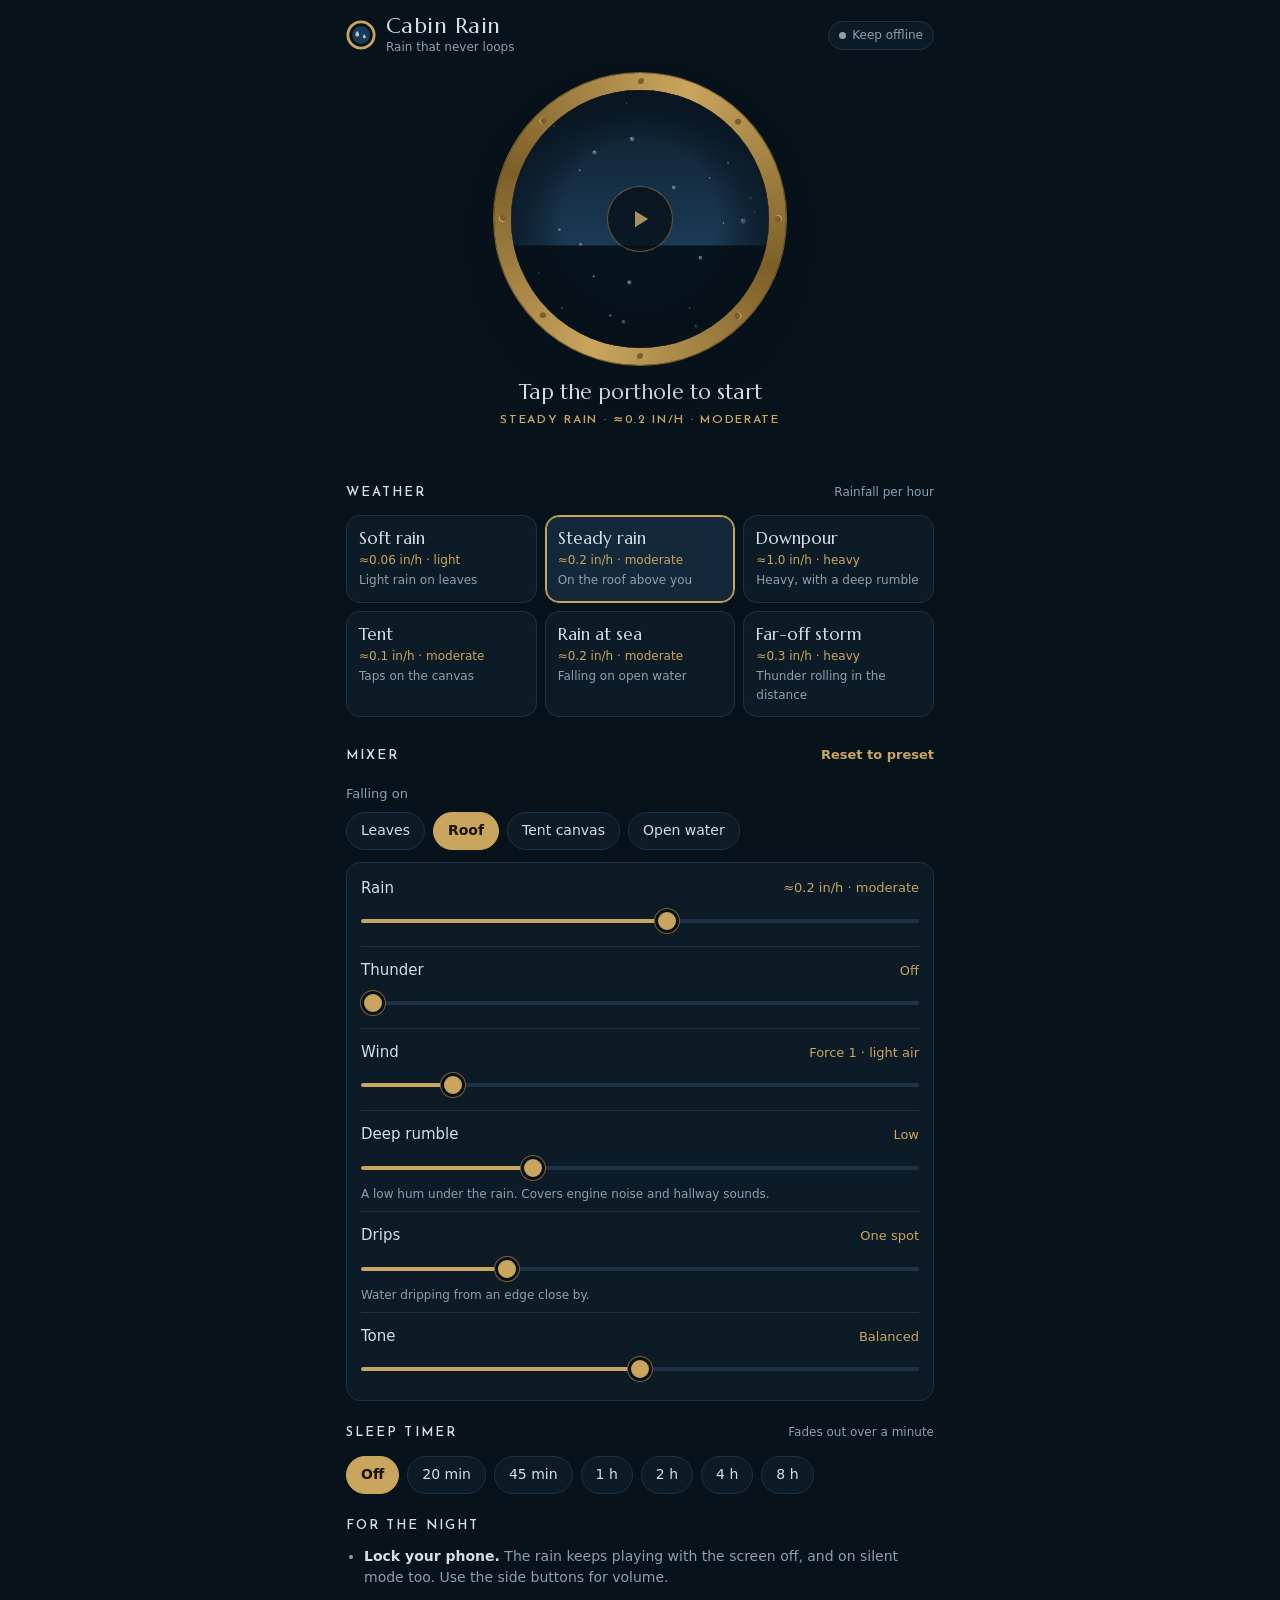
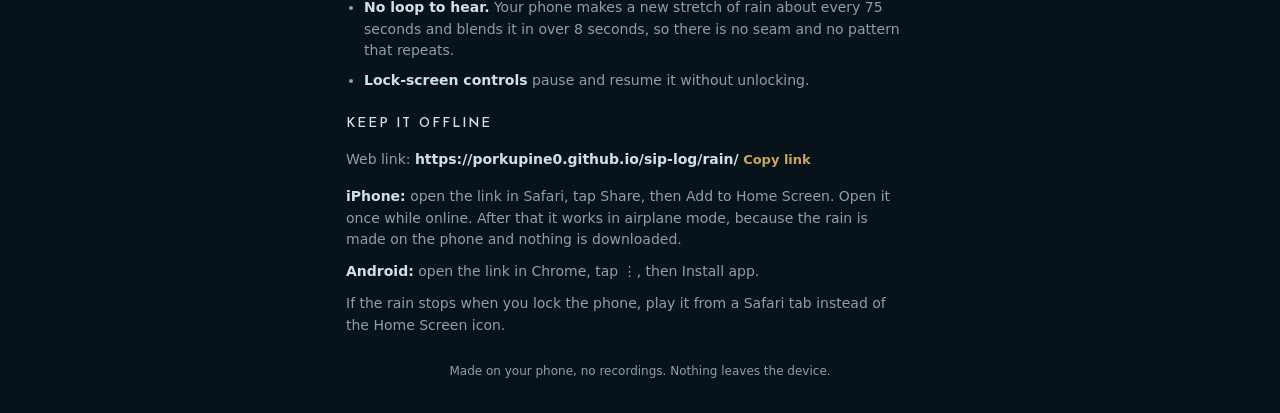
<file: rain/Cabin-Rain.html>
<!doctype html>
<html lang="en">
<head>
<meta charset="utf-8">
<meta name="viewport" content="width=device-width, initial-scale=1, viewport-fit=cover">
<title>Cabin Rain</title>
<meta name="description" content="Endless rain for sleeping, made on your phone. No loop, no seam, works offline and with the screen locked.">
<meta name="theme-color" content="#08121b">
<meta name="color-scheme" content="dark">
<meta name="mobile-web-app-capable" content="yes">
<meta name="apple-mobile-web-app-capable" content="yes">
<meta name="apple-mobile-web-app-title" content="Cabin Rain">
<meta name="apple-mobile-web-app-status-bar-style" content="black-translucent">
<link rel="icon" type="image/png" href="[data-uri]">
<link rel="apple-touch-icon" href="[data-uri]">
<style>
:root{padding-top:env(safe-area-inset-top,0px);padding-bottom:env(safe-area-inset-bottom,0px)}[hidden]{display:none!important}img{max-width:100%}
@font-face{font-family:"Marcellus";font-style:normal;font-weight:400;font-display:swap;src:url([data-uri]) format("woff2")}
@font-face{font-family:"Josefin Sans";font-style:normal;font-weight:600;font-display:swap;src:url([data-uri]) format("woff2")}
/* Layout: one centered column, read like a cabin's bedside panel at night. The porthole is the
   player; weather, mixer and timer stack beneath it. Dark on purpose: this is used with the lights off. */
:root {
  --night: #08121b;      /* page */
  --hull: #0d1b27;       /* panels */
  --hull-2: #13283a;     /* raised controls */
  --line: #1d3345;       /* hairlines */
  --mist: #d3dee6;       /* text */
  --fog: #8aa0b1;        /* secondary text */
  --brass: #c9a55e;      /* accent: porthole rim, chosen state */
  --brass-deep: #7d6029;
  --brass-ink: #1a1306;
  --sky: #0c1d2d;        /* glass: night sky */
  --horizon: #1b3a55;
  --sea: #071420;
  --droplet: #a9cbe4;
  --font-display: "Marcellus", "Optima", "Palatino", "Book Antiqua", Georgia, serif;
  --font-label: "Josefin Sans", "Futura", "Avenir Next", "Century Gothic", system-ui, sans-serif;
  --font-body: system-ui, -apple-system, "Segoe UI", Roboto, "Helvetica Neue", Arial, sans-serif;
  --r: 14px;
  color-scheme: dark;
}

* { box-sizing: border-box; }
html { -webkit-text-size-adjust: 100%; background: var(--night); }
body { margin: 0; background: var(--night); color: var(--mist); font: 15px/1.55 var(--font-body); -webkit-tap-highlight-color: transparent; }
button, input { font: inherit; color: inherit; }
button { cursor: pointer; }
:focus-visible { outline: 2px solid var(--brass); outline-offset: 3px; border-radius: 8px; }
h1, h2 { margin: 0; font-weight: 400; text-wrap: balance; }
p, ul { margin: 0; }
.small { font-size: 13px; color: var(--fog); }

.app { max-width: 620px; margin: 0 auto; padding-inline: 16px; padding-block: 0 calc(32px + env(safe-area-inset-bottom, 0px)); }
.top { display: flex; align-items: center; gap: 12px; padding-block: 14px 6px; }
.brand { display: flex; align-items: center; gap: 10px; flex: 1; min-width: 0; }
.brand > div { min-width: 0; }
.mark { width: 30px; height: 30px; color: var(--brass); flex: none; }
.mark-glass { fill: var(--horizon); }
.mark-drop { fill: var(--droplet); }
.brand h1 { font-family: var(--font-display); font-size: 22px; line-height: 1.1; letter-spacing: .02em; }
.brand .sub { font-size: 12px; color: var(--fog); }
.pill { flex: none; display: inline-flex; align-items: center; gap: 6px; border: 1px solid var(--line); background: var(--hull); color: var(--fog); border-radius: 999px; padding: 4px 10px; font-size: 12px; }
.pill i { width: 7px; height: 7px; border-radius: 50%; background: var(--fog); }
.pill.ok i { background: var(--brass); }

/* the porthole */
.deck { display: grid; justify-items: center; gap: 6px; padding-block: 10px 6px; text-align: center; }
.porthole { --size: min(76vw, 292px); position: relative; width: var(--size); max-width: 100%; aspect-ratio: 1; border: 0; padding: 0; border-radius: 50%; background: none; display: grid; place-items: center; margin-bottom: 8px; }
.rim { position: absolute; inset: 0; border-radius: 50%; background:
    radial-gradient(circle at 50% 50%, transparent 0 calc(50% - 15px), var(--brass-deep) calc(50% - 15px) calc(50% - 13px), transparent calc(50% - 13px)),
    conic-gradient(from 200deg, var(--brass), var(--brass-deep), var(--brass), var(--brass-deep), var(--brass));
  box-shadow: 0 0 0 1px var(--brass-deep), 0 18px 40px -18px var(--night); }
.rim i { position: absolute; left: 50%; top: 50%; width: 7px; height: 7px; margin: -3.5px; border-radius: 50%; background: var(--brass-deep); box-shadow: inset 1px 1px 0 var(--brass); transform: rotate(var(--a)) translateY(calc(var(--size) / -2 + 8px)); }
.glass { position: absolute; inset: 17px; border-radius: 50%; overflow: hidden; background: var(--sky); box-shadow: inset 0 0 0 2px var(--brass-deep), inset 0 6px 18px var(--night); }
.glass canvas { display: block; width: 100%; height: 100%; }
.glyph { position: relative; z-index: 2; width: 64px; height: 64px; border-radius: 50%; display: grid; place-items: center; background: var(--night); color: var(--brass); opacity: .82; box-shadow: 0 0 0 1px var(--brass-deep); transition: opacity .4s; }
.glyph svg { width: 30px; height: 30px; grid-area: 1 / 1; }
.glyph .g-pause, .glyph .g-wait { display: none; }
.playing .glyph { opacity: .3; }
.playing .porthole:hover .glyph, .playing .porthole:focus-visible .glyph { opacity: .85; }
.playing .glyph .g-play { display: none; }
.playing .glyph .g-pause { display: block; }
.starting .glyph .g-play, .starting .glyph .g-pause { display: none; }
.starting .glyph .g-wait { display: block; animation: spin 1s linear infinite; }
@keyframes spin { to { transform: rotate(360deg); } }
.porthole:active .glyph { transform: scale(.96); }
.now { font-family: var(--font-display); font-size: 21px; line-height: 1.25; }
.detail { font-family: var(--font-label); font-weight: 600; font-size: 12px; letter-spacing: .14em; text-transform: uppercase; color: var(--brass); min-height: 1.5em; }
.fresh { font-size: 13px; color: var(--fog); min-height: 1.5em; font-variant-numeric: tabular-nums; }

/* sections */
main { display: grid; grid-template-columns: minmax(0, 1fr); gap: 22px; }
.block { display: grid; gap: 12px; min-width: 0; }
.head { display: flex; flex-wrap: wrap; align-items: baseline; justify-content: space-between; gap: 4px 12px; }
.block h2 { font-family: var(--font-label); font-weight: 600; font-size: 13px; letter-spacing: .16em; text-transform: uppercase; color: var(--mist); }
.hint { font-size: 12px; color: var(--fog); }
.linkish { border: 0; background: none; padding: 6px 0; color: var(--brass); font-size: 13px; font-weight: 600; }

.presets { display: grid; grid-template-columns: repeat(2, minmax(0, 1fr)); gap: 8px; }
@media (min-width: 560px) { .presets { grid-template-columns: repeat(3, minmax(0, 1fr)); } }
.preset { text-align: left; border: 1px solid var(--line); background: var(--hull); border-radius: var(--r); padding: 12px; display: grid; gap: 2px; min-width: 0; min-height: 88px; align-content: start; }
.preset b { font-family: var(--font-display); font-weight: 400; font-size: 17px; line-height: 1.2; }
.preset .rate { font-size: 12px; color: var(--brass); font-variant-numeric: tabular-nums; }
.preset .note { font-size: 12px; color: var(--fog); }
.preset[aria-pressed="true"] { border-color: var(--brass); background: var(--hull-2); box-shadow: inset 0 0 0 1px var(--brass); }

.field { display: grid; gap: 8px; }
.label { font-size: 13px; color: var(--fog); }
.chips { display: flex; flex-wrap: wrap; gap: 8px; }
.chip { min-height: 38px; padding: 6px 14px; border-radius: 999px; border: 1px solid var(--line); background: var(--hull); color: var(--mist); font-size: 14px; }
.chip[aria-pressed="true"] { background: var(--brass); border-color: var(--brass); color: var(--brass-ink); font-weight: 600; }

.sliders { display: grid; gap: 4px; background: var(--hull); border: 1px solid var(--line); border-radius: var(--r); padding: 6px 14px; }
.slider { display: grid; grid-template-columns: minmax(0, 1fr) auto; align-items: center; gap: 0 12px; padding-block: 8px; border-bottom: 1px solid var(--line); }
.slider:last-child { border-bottom: 0; }
.slider label { font-size: 15px; }
.slider output { font-size: 13px; color: var(--brass); text-align: right; font-variant-numeric: tabular-nums; }
.slider input { grid-column: 1 / -1; width: 100%; margin: 6px 0 2px; height: 30px; background: transparent; -webkit-appearance: none; appearance: none; }
.slider input::-webkit-slider-runnable-track { height: 4px; border-radius: 4px; background: linear-gradient(to right, var(--brass) var(--fill, 50%), var(--line) var(--fill, 50%)); }
.slider input::-webkit-slider-thumb { -webkit-appearance: none; width: 24px; height: 24px; margin-top: -10px; border-radius: 50%; background: var(--brass); border: 3px solid var(--night); box-shadow: 0 0 0 1px var(--brass-deep); }
.slider input::-moz-range-track { height: 4px; border-radius: 4px; background: var(--line); }
.slider input::-moz-range-progress { height: 4px; border-radius: 4px; background: var(--brass); }
.slider input::-moz-range-thumb { width: 20px; height: 20px; border-radius: 50%; background: var(--brass); border: 3px solid var(--night); }
.slider .help { grid-column: 1 / -1; font-size: 12px; color: var(--fog); }

.notes ul { padding-left: 18px; display: grid; gap: 8px; }
.notes li, .notes p { font-size: 14px; color: var(--fog); max-width: 62ch; }
.notes b { color: var(--mist); font-weight: 600; }
.notes { gap: 10px; }
.foot { font-size: 12px; color: var(--fog); text-align: center; padding-top: 4px; }
.toast { position: fixed; left: 0; right: 0; margin-inline: auto; width: max-content; max-width: calc(100% - 32px); bottom: calc(18px + env(safe-area-inset-bottom, 0px)); z-index: 40; background: var(--mist); color: var(--night); border-radius: 12px; padding: 10px 14px; font-size: 14px; box-shadow: 0 10px 30px -10px var(--night); }
@media (prefers-reduced-motion: reduce) { *, *::before, *::after { animation: none !important; transition: none !important; } }

</style>
</head>
<body>
<div class="app" id="app">
  <header class="top">
    <div class="brand">
      <svg class="mark" viewBox="0 0 32 32" aria-hidden="true"><circle cx="16" cy="16" r="14" fill="none" stroke="currentColor" stroke-width="3"/><circle cx="16" cy="16" r="9.5" class="mark-glass"/><path d="M12 11.5c1.3 1.9 2 3.2 2 4.1a2 2 0 0 1-4 0c0-.9.7-2.2 2-4.1zM19.5 15c1 1.4 1.5 2.4 1.5 3a1.5 1.5 0 0 1-3 0c0-.6.5-1.6 1.5-3z" class="mark-drop"/></svg>
      <div>
        <h1>Cabin Rain</h1>
        <p class="sub">Rain that never loops</p>
      </div>
    </div>
    <button class="pill" id="status" data-act="offline-help" type="button"><i></i><span>Offline</span></button>
  </header>

  <main>
    <section class="deck" aria-label="Player">
      <button class="porthole" id="play" type="button" aria-label="Play rain">
        <span class="rim" aria-hidden="true"><i style="--a:0deg"></i><i style="--a:45deg"></i><i style="--a:90deg"></i><i style="--a:135deg"></i><i style="--a:180deg"></i><i style="--a:225deg"></i><i style="--a:270deg"></i><i style="--a:315deg"></i></span>
        <span class="glass" aria-hidden="true"><canvas id="glass"></canvas></span>
        <span class="glyph" aria-hidden="true">
          <svg class="g-play" viewBox="0 0 24 24"><path d="M8 5.5v13l10.5-6.5z" fill="currentColor"/></svg>
          <svg class="g-pause" viewBox="0 0 24 24"><path d="M7.5 5.5h3v13h-3zM13.5 5.5h3v13h-3z" fill="currentColor"/></svg>
          <svg class="g-wait" viewBox="0 0 24 24"><circle cx="12" cy="12" r="7.5" fill="none" stroke="currentColor" stroke-width="2" stroke-dasharray="12 36" stroke-linecap="round"/></svg>
        </span>
      </button>
      <p class="now" id="now" aria-live="polite">Tap the porthole to start</p>
      <p class="detail" id="detail"></p>
      <p class="fresh" id="fresh"></p>
    </section>

    <section class="block" aria-labelledby="h-weather">
      <div class="head"><h2 id="h-weather">Weather</h2><span class="hint">Rainfall per hour</span></div>
      <div class="presets" id="presets" role="group" aria-label="Weather presets"></div>
    </section>

    <section class="block" aria-labelledby="h-mix">
      <div class="head"><h2 id="h-mix">Mixer</h2><button class="linkish" type="button" data-act="reset-mix">Reset to preset</button></div>
      <div class="field">
        <span class="label">Falling on</span>
        <div class="chips" id="surfaces" role="group" aria-label="What the rain falls on"></div>
      </div>
      <div class="sliders" id="sliders"></div>
    </section>

    <section class="block" aria-labelledby="h-timer">
      <div class="head"><h2 id="h-timer">Sleep timer</h2><span class="hint" id="timer-hint">Fades out over a minute</span></div>
      <div class="chips" id="timers" role="group" aria-label="Stop the rain after"></div>
    </section>

    <section class="block notes" aria-labelledby="h-notes">
      <h2 id="h-notes">For the night</h2>
      <ul>
        <li><b>Lock your phone.</b> The rain keeps playing with the screen off, and on silent mode too. Use the side buttons for volume.</li>
        <li><b>No loop to hear.</b> Your phone makes a new stretch of rain about every 75 seconds and blends it in over 8 seconds, so there is no seam and no pattern that repeats.</li>
        <li><b>Lock-screen controls</b> pause and resume it without unlocking.</li>
      </ul>
    </section>

    <section class="block notes" id="offline" aria-labelledby="h-offline">
      <h2 id="h-offline">Keep it offline</h2>
      <p id="site-line" hidden>Web link: <b id="site-url"></b> <button class="linkish" type="button" data-act="copy-site">Copy link</button></p>
      <p><b>iPhone:</b> open the link in Safari, tap Share, then Add to Home Screen. Open it once while online. After that it works in airplane mode, because the rain is made on the phone and nothing is downloaded.</p>
      <p><b>Android:</b> open the link in Chrome, tap ⋮, then Install app.</p>
      <p class="small">If the rain stops when you lock the phone, play it from a Safari tab instead of the Home Screen icon.</p>
    </section>
    <p class="foot">Made on your phone, no recordings. Nothing leaves the device.</p>
  </main>
</div>
<div class="toast" id="toast" role="status" aria-live="polite" hidden></div>

<script>window.CABIN_URL = "https://porkupine0.github.io/sip-log/rain/"; window.CABIN_ICON = "";</script>
<script>
/* Cabin Rain synthesizer. Renders one stretch of stereo rain as 16-bit PCM.
   Each stretch fades in and out with equal-power curves, so two stretches overlapped
   at the handoff point keep a constant loudness: the listener hears one continuous storm.
   Self-contained so it can run in a Web Worker (built from this function's source) or in Node for tests. */
function cabinSynthFactory() {
  'use strict';
  const TAU = Math.PI * 2;

  function mulberry(seed) {
    let a = seed >>> 0;
    return function () {
      a = (a + 0x6D2B79F5) | 0;
      let t = Math.imul(a ^ (a >>> 15), 1 | a);
      t = (t + Math.imul(t ^ (t >>> 7), 61 | t)) ^ t;
      return ((t ^ (t >>> 14)) >>> 0) / 4294967296;
    };
  }

  // What the rain lands on. Frequencies in Hz, decay times in ms, rates in drops per second at full intensity.
  const SURFACES = {
    leaves: { washHp: 520, washLp: 7200, wash: 0.17, near: 130, nearLo: 1700, nearHi: 6200, tauLo: 0.6, tauHi: 2.4, noisy: 0.25, nearAmp: 0.55, far: 2600, farHz: 3100, farQ: 0.6, farAmp: 0.42, thud: 6, thudAmp: 0.35, bubbles: 0 },
    roof: { washHp: 360, washLp: 8000, wash: 0.21, near: 210, nearLo: 1300, nearHi: 5200, tauLo: 0.4, tauHi: 1.6, noisy: 0.62, nearAmp: 0.46, far: 4200, farHz: 2300, farQ: 0.5, farAmp: 0.46, thud: 45, thudAmp: 0.28, bubbles: 0 },
    tent: { washHp: 420, washLp: 6000, wash: 0.15, near: 150, nearLo: 330, nearHi: 1150, tauLo: 2.6, tauHi: 8.5, noisy: 0.12, nearAmp: 0.62, far: 1900, farHz: 1500, farQ: 0.7, farAmp: 0.34, thud: 20, thudAmp: 0.32, bubbles: 0 },
    water: { washHp: 620, washLp: 9000, wash: 0.21, near: 160, nearLo: 1500, nearHi: 4800, tauLo: 0.3, tauHi: 1.0, noisy: 0.75, nearAmp: 0.3, far: 3600, farHz: 3500, farQ: 0.5, farAmp: 0.46, thud: 0, thudAmp: 0, bubbles: 28 }
  };

  // job: { sr, inS, bodyS, outS, longOut, set, seed, gain, limit, calib }
  // set: { surface, rain, thunder, wind, rumble, drips, tone } (all 0..1 except surface)
  function render(job) {
    const sr = job.sr || 24000;
    const set = job.set;
    const S = SURFACES[set.surface] || SURFACES.leaves;
    const rnd = mulberry(job.seed || 1);
    let xs = ((job.seed || 1) * 2654435761) | 0 || 123456789; // white-noise state (xorshift32)
    const calib = !!job.calib;
    const nIn = Math.round((calib ? 0 : job.inS) * sr);
    const nBody = Math.round((calib ? 8 : job.bodyS) * sr);
    const nOut = Math.round((calib ? 0 : job.outS) * sr);
    const N = nIn + nBody + nOut;
    const L = new Float32Array(N), R = new Float32Array(N);
    const I = Math.max(0, Math.min(1, set.rain));
    const curve = 0.12 + 1.6 * Math.pow(I, 1.5);          // drop density
    const level = 0.45 + 0.9 * I;                          // overall rain energy
    const gauss = () => (rnd() + rnd() + rnd() - 1.5) * 2;

    // slow "gusts": the rain swells and eases over 7-45 seconds
    const gust = new Float32Array(N);
    {
      const depth = calib ? 0 : 0.1 + 0.16 * set.wind;
      const comps = [[7, 13, 0.5], [15, 25, 0.3], [30, 45, 0.2]].map(([a, b, amp]) => [TAU / ((a + (b - a) * rnd()) * sr), rnd() * TAU, amp]);
      for (let i = 0; i < N; i += 256) {
        let v = 1;
        for (const [w, ph, amp] of comps) v += depth * amp * Math.sin(w * i + ph);
        const end = Math.min(N, i + 256);
        for (let j = i; j < end; j++) gust[j] = v;
      }
    }

    // 1. the wash: shaped noise, slightly different in each ear
    {
      const a = Math.exp(-TAU * S.washHp / sr), b = 1 - Math.exp(-TAU * S.washLp / sr);
      const amp = S.wash * level * (0.55 + 0.6 * I);
      let lx = 0, ly1 = 0, ly2 = 0, lz1 = 0, lz2 = 0, rx = 0, ry1 = 0, ry2 = 0, rz1 = 0, rz2 = 0, lpx2 = 0, rpx2 = 0;
      for (let i = 0; i < N; i++) {
        xs ^= xs << 13; xs ^= xs >>> 17; xs ^= xs << 5; const wl = xs * 4.656612873077393e-10;
        xs ^= xs << 13; xs ^= xs >>> 17; xs ^= xs << 5; const wr = xs * 4.656612873077393e-10;
        ly1 = a * (ly1 + wl - lx); lx = wl; ly2 = a * (ly2 + ly1 - lpx2); lpx2 = ly1;
        ry1 = a * (ry1 + wr - rx); rx = wr; ry2 = a * (ry2 + ry1 - rpx2); rpx2 = ry1;
        lz1 += b * (ly2 - lz1); lz2 += b * (lz1 - lz2);
        rz1 += b * (ry2 - rz1); rz2 += b * (rz1 - rz2);
        const g = amp * gust[i];
        L[i] += lz2 * g; R[i] += rz2 * g;
      }
    }

    // 2. distant drops: thousands of tiny impulses through a broad band-pass, merging into patter
    {
      const rate = S.far * curve;
      const w0 = TAU * S.farHz / sr, al = Math.sin(w0) / (2 * S.farQ), a0 = 1 + al;
      const b0 = al / a0, a1 = -2 * Math.cos(w0) / a0, a2 = (1 - al) / a0;
      const amp = S.farAmp * level * 3.1;
      let next = -Math.log(1 - rnd()) / rate * sr;
      let lx1 = 0, lx2 = 0, ly1 = 0, ly2 = 0, rx1 = 0, rx2 = 0, ry1 = 0, ry2 = 0;
      for (let i = 0; i < N; i++) {
        let il = 0, ir = 0;
        while (next < i + 1) {
          const u = rnd(), v = (rnd() < 0.5 ? -1 : 1) * u * u * gust[i];
          const p = rnd();
          il += v * Math.cos(p * 1.5707963); ir += v * Math.sin(p * 1.5707963);
          next += -Math.log(1 - rnd()) / rate * sr;
        }
        const yl = b0 * il - b0 * lx2 - a1 * ly1 - a2 * ly2; lx2 = lx1; lx1 = il; ly2 = ly1; ly1 = yl;
        const yr = b0 * ir - b0 * rx2 - a1 * ry1 - a2 * ry2; rx2 = rx1; rx1 = ir; ry2 = ry1; ry1 = yr;
        L[i] += yl * amp; R[i] += yr * amp;
      }
    }

    // a single drop: damped resonance (tick, tap, plink) or a short noise burst (splat)
    function drop(n, A, pan, tau, f, noisy) {
      const gl = Math.cos(pan * 1.5707963), gr = Math.sin(pan * 1.5707963);
      const K = Math.min(N - n, Math.ceil(tau * 5));
      if (K <= 0) return;
      if (noisy) {
        const d = Math.exp(-1 / tau), bb = 0.25 + 0.7 * rnd();
        let e = A * 1.6, z = 0;
        for (let k = 0; k < K; k++) {
          xs ^= xs << 13; xs ^= xs >>> 17; xs ^= xs << 5;
          z += bb * (xs * 4.656612873077393e-10 - z);
          const v = z * e; L[n + k] += v * gl; R[n + k] += v * gr; e *= d;
        }
      } else {
        const w = TAU * f / sr, r = Math.exp(-1 / tau), c = 2 * r * Math.cos(w), r2 = r * r, ph = rnd() * TAU;
        let y1 = A * Math.sin(ph), y2 = A * Math.sin(ph - w) / r;
        for (let k = 0; k < K; k++) {
          L[n + k] += y1 * gl; R[n + k] += y1 * gr;
          const y0 = c * y1 - r2 * y2; y2 = y1; y1 = y0;
        }
      }
    }
    function scatter(rate, amp, cap, fLo, fHi, tauLo, tauHi, noisyShare, sigma) {
      if (rate <= 0 || amp <= 0) return;
      let t = -Math.log(1 - rnd()) / rate * sr;
      const ms = sr / 1000;
      while (t < N) {
        const n = t | 0;
        const A = Math.min(cap, amp * Math.exp(sigma * gauss())) * gust[n];
        const tau = (tauLo + (tauHi - tauLo) * rnd()) * ms;
        drop(n, A, rnd(), tau, fLo * Math.pow(fHi / fLo, rnd()), rnd() < noisyShare);
        t += -Math.log(1 - rnd()) / rate * sr;
      }
    }

    // 3. nearby drops, each with its own pitch, decay and place in the stereo field
    scatter(S.near * curve, S.nearAmp * level * 0.45, S.nearAmp * level * 0.75, S.nearLo, S.nearHi, S.tauLo, S.tauHi, S.noisy, 0.55);
    // 4. heavier drops: low thuds on a roof or tent, plops from leaves
    scatter(S.thud * curve, S.thudAmp * level * 0.4, S.thudAmp * level * 0.6, 160, 620, 3, 9, 0.2, 0.5);

    // 5. bubbles: drops landing on water ring with a rising pitch
    if (S.bubbles) {
      const rate = S.bubbles * curve, amp = 0.15 * level;
      let t = -Math.log(1 - rnd()) / rate * sr;
      while (t < N) {
        const n = t | 0, f0 = 1400 * Math.pow(Math.min(0.4 * sr, 8200) / 1400, rnd()), beta = 0.15 + 0.45 * rnd();
        const tau = (3 + 7 * rnd()) * sr / 1000, K = Math.min(N - n, Math.ceil(tau * 4.5));
        const A = Math.min(amp * 3, amp * Math.exp(0.6 * gauss())) * gust[n], pan = rnd();
        const gl = Math.cos(pan * 1.5707963), gr = Math.sin(pan * 1.5707963), d = Math.exp(-1 / tau);
        let ph = 0, e = A;
        for (let k = 0; k < K; k++) {
          ph += TAU * f0 * (1 + beta * k / K) / sr;
          const v = e * Math.sin(ph); L[n + k] += v * gl; R[n + k] += v * gr; e *= d;
        }
        t += -Math.log(1 - rnd()) / rate * sr;
      }
    }

    // 6. drips: one or two spots nearby, dripping at their own uneven pace
    if (set.drips > 0 && !calib) {
      const spots = set.drips > 0.5 ? 2 : 1;
      for (let s = 0; s < spots; s++) {
        const base = 520 + 700 * rnd(), pan = 0.15 + 0.7 * rnd(), mean = 1.1 + 1.6 * rnd();
        const gl = Math.cos(pan * 1.5707963), gr = Math.sin(pan * 1.5707963);
        const amp = 0.22 * set.drips * (0.7 + 0.5 * rnd());
        let t = rnd() * mean * sr;
        while (t < N) {
          const n = t | 0, f0 = base * (0.92 + 0.16 * rnd()), rise = 0.25 + 0.45 * rnd();
          const tau = (9 + 9 * rnd()) * sr / 1000, K = Math.min(N - n, Math.ceil(tau * 4.5)), d = Math.exp(-1 / tau);
          let ph = 0, e = amp * (0.8 + 0.4 * rnd());
          for (let k = 0; k < K; k++) {
            ph += TAU * f0 * (1 + rise * k / K) / sr;
            const v = e * Math.sin(ph); L[n + k] += v * gl; R[n + k] += v * gr; e *= d;
          }
          drop(n, amp * 0.5, pan, 0.6 * sr / 1000, 3000, true);
          t += mean * (0.55 + 0.9 * rnd()) * sr;
        }
      }
    }

    // 7. wind: band-passed noise whose pitch and strength drift
    if (set.wind > 0) {
      const amp = 0.9 * Math.pow(set.wind, 1.3);
      const q = 1 / 1.1;
      const lfo = [0, 1].map(() => [TAU / ((5 + 9 * rnd()) * sr), rnd() * TAU, TAU / ((11 + 14 * rnd()) * sr), rnd() * TAU]);
      for (let c = 0; c < 2; c++) {
        const out = c ? R : L, [w1, p1, w2, p2] = lfo[c];
        let low = 0, band = 0, f = 0, env = 0;
        for (let i = 0; i < N; i++) {
          if ((i & 63) === 0) {
            const m = 0.5 + 0.3 * Math.sin(w1 * i + p1) + 0.2 * Math.sin(w2 * i + p2);
            f = 2 * Math.sin(Math.PI * (210 + 520 * m) / sr);
            env = amp * (0.35 + 0.65 * m * m);
          }
          xs ^= xs << 13; xs ^= xs >>> 17; xs ^= xs << 5;
          low += f * band; const high = xs * 4.656612873077393e-10 - low - q * band; band += f * high;
          out[i] += band * env;
        }
      }
    }

    // 8. deep rumble: brown noise, mostly shared between the ears
    if (set.rumble > 0) {
      const amp = 0.06 * Math.pow(set.rumble, 1.2);
      const hp = Math.exp(-TAU * 38 / sr), lp = 1 - Math.exp(-TAU * 330 / sr);
      let c0 = 0, l0 = 0, r0 = 0, lpl = 0, lpr = 0, hxl = 0, hyl = 0, hxr = 0, hyr = 0;
      for (let i = 0; i < N; i++) {
        xs ^= xs << 13; xs ^= xs >>> 17; xs ^= xs << 5; c0 = 0.996 * c0 + xs * 4.656612873077393e-10;
        xs ^= xs << 13; xs ^= xs >>> 17; xs ^= xs << 5; l0 = 0.996 * l0 + xs * 4.656612873077393e-10;
        xs ^= xs << 13; xs ^= xs >>> 17; xs ^= xs << 5; r0 = 0.996 * r0 + xs * 4.656612873077393e-10;
        const sl = 0.75 * c0 + 0.4 * l0, srr = 0.75 * c0 + 0.4 * r0;
        hyl = hp * (hyl + sl - hxl); hxl = sl; hyr = hp * (hyr + srr - hxr); hxr = srr;
        lpl += lp * (hyl - lpl); lpr += lp * (hyr - lpr);
        L[i] += lpl * amp; R[i] += lpr * amp;
      }
    }

    // tone: darker or brighter overall
    {
      const fc = Math.min(0.46 * sr, 1700 * Math.pow(2, set.tone * 2.75));
      const b = 1 - Math.exp(-TAU * fc / sr);
      let l1 = 0, l2 = 0, r1 = 0, r2 = 0;
      for (let i = 0; i < N; i++) {
        l1 += b * (L[i] - l1); l2 += b * (l1 - l2); L[i] = l2;
        r1 += b * (R[i] - r1); r2 += b * (r1 - r2); R[i] = r2;
      }
    }

    if (calib) {
      let s = 0;
      const from = Math.round(0.5 * sr);
      for (let i = from; i < N; i++) s += L[i] * L[i] + R[i] * R[i];
      return { rms: Math.sqrt(s / (2 * (N - from))) };
    }

    // master level, then thunder on top at a fixed loudness
    const gain = job.gain || 1;
    for (let i = 0; i < N; i++) { L[i] *= gain; R[i] *= gain; }
    const thunder = [];
    if (set.thunder > 0) {
      const far = 1 - set.thunder;                         // 0 = nearer, 1 = very far
      const perMin = 0.55 + 0.9 * set.thunder;
      const first = nIn + 3 * sr, last = nIn + nBody - 14 * sr; // keep thunder clear of the crossfades
      let t = first + (-Math.log(1 - rnd()) * 60 / perMin) * sr * 0.6;
      while (t < last) {
        const s0 = t | 0, D = Math.round((8 + 8 * rnd()) * sr), dist = Math.min(1, far * 0.8 + 0.3 * rnd());
        thunder.push(s0 / sr);
        const peak = 0.07 + 0.11 * set.thunder;
        const rolls = [];
        const nr = 2 + Math.floor(rnd() * 4);
        for (let k = 0; k < nr; k++) rolls.push([k ? (0.25 + 0.5 * rnd()) * D : 0, k ? 0.35 + 0.6 * rnd() : 1, (0.12 + 0.35 * rnd()) * sr, (0.9 + 2.2 * rnd()) * sr]);
        const fc = 70 + 260 * (1 - dist), b = 1 - Math.exp(-TAU * fc / sr);
        let c0 = 0, l0 = 0, r0 = 0, al = 0, al2 = 0, ar = 0, ar2 = 0, flut = 1, fl = 0;
        const end = Math.min(N, s0 + D);
        let env = 0;
        for (let i = s0; i < end; i++) {
          const k = i - s0;
          if ((k & 31) === 0) {
            env = 0;
            for (const [st, a, att, dec] of rolls) {
              if (k < st) continue;
              const x = k - st;
              env += a * (x < att ? (x / att) * (x / att) * (3 - 2 * x / att) : Math.exp(-(x - att) / dec));
            }
            env *= Math.min(1, (D - k) / (1.5 * sr)) * peak;
            xs ^= xs << 13; xs ^= xs >>> 17; xs ^= xs << 5;
            fl += 0.08 * (xs * 4.656612873077393e-10 - fl);
            flut = 1 + 1.6 * fl;
          }
          xs ^= xs << 13; xs ^= xs >>> 17; xs ^= xs << 5; c0 = 0.997 * c0 + xs * 4.656612873077393e-10;
          xs ^= xs << 13; xs ^= xs >>> 17; xs ^= xs << 5; l0 = 0.997 * l0 + xs * 4.656612873077393e-10;
          xs ^= xs << 13; xs ^= xs >>> 17; xs ^= xs << 5; r0 = 0.997 * r0 + xs * 4.656612873077393e-10;
          al += b * ((0.8 * c0 + 0.35 * l0) - al); al2 += b * (al - al2);
          ar += b * ((0.8 * c0 + 0.35 * r0) - ar); ar2 += b * (ar - ar2);
          const g = env * flut * 0.2;
          L[i] += al2 * g; R[i] += ar2 * g;
        }
        t += (-Math.log(1 - rnd()) * 60 / perMin + 10) * sr;
      }
    }

    // peak limiter with 1 ms lookahead: keeps the odd fat drop or thunder roll from jumping out
    if (job.limit) {
      const T = job.limit, W = Math.max(1, Math.round(0.001 * sr)), rel = Math.exp(-1 / (0.06 * sr));
      const g = new Float32Array(N);
      for (let i = 0; i < N; i++) { const p = Math.max(Math.abs(L[i]), Math.abs(R[i])); g[i] = p > T ? T / p : 1; }
      for (let i = N - 2; i >= 0; i--) { const up = g[i + 1] + (1 - g[i + 1]) / W; if (up < g[i]) g[i] = up; }
      let last = 1;
      for (let i = 0; i < N; i++) { const rec = 1 - (1 - last) * rel; const v = g[i] < rec ? g[i] : rec; last = v; L[i] *= v; R[i] *= v; }
    }

    // equal-power fades, soft ceiling, 16-bit interleave
    const pcm = new Int16Array(N * 2);
    const outStart = nIn + nBody;
    for (let i = 0; i < N; i++) {
      let g = 1;
      if (i < nIn) g = Math.sin(1.5707963 * (i / nIn));
      else if (i >= outStart) { const u = (i - outStart) / nOut; g = job.longOut ? Math.cos(1.5707963 * u) * Math.cos(1.5707963 * u) : Math.cos(1.5707963 * u); }
      let l = L[i] * g, r = R[i] * g;
      // soft ceiling: rare peaks (a fat drop, a thunder roll) are rounded off instead of clipping
      if (l > 0.5) l = 0.5 + 0.45 * Math.tanh((l - 0.5) / 0.45); else if (l < -0.5) l = -0.5 - 0.45 * Math.tanh((-l - 0.5) / 0.45);
      if (r > 0.5) r = 0.5 + 0.45 * Math.tanh((r - 0.5) / 0.45); else if (r < -0.5) r = -0.5 - 0.45 * Math.tanh((-r - 0.5) / 0.45);
      pcm[2 * i] = Math.round(l * 32767); pcm[2 * i + 1] = Math.round(r * 32767);
    }
    return { pcm, frames: N, sr, thunder };
  }

  return { render, SURFACES };
}
if (typeof module !== 'undefined' && module.exports) module.exports = cabinSynthFactory;

</script>
<script>
/* Cabin Rain: endless rain for sleeping, made on the device. Runs fully offline.
   How it avoids a loop: the synthesizer renders stretches of rain (about 83 s each) that fade in and out
   with equal-power curves. Two audio elements take turns; each new stretch starts as the last one begins
   fading, so the overlap keeps the loudness constant. After every blend a brand-new stretch is rendered,
   so nothing repeats on a schedule. Audio elements (not Web Audio) are used because iOS keeps them
   playing with the screen locked and the ringer switch on silent. */
(function () {
  'use strict';
  const $ = (s, el) => (el || document).querySelector(s);
  const $$ = (s, el) => [...(el || document).querySelectorAll(s)];
  const esc = s => String(s == null ? '' : s).replace(/[&<>"']/g, c => ({ '&': '&amp;', '<': '&lt;', '>': '&gt;', '"': '&quot;', "'": '&#39;' }[c]));
  const clone = o => JSON.parse(JSON.stringify(o));
  const SITE = window.CABIN_URL || '';
  const ICON = window.CABIN_ICON || '';
  const SR = 24000;
  const FAST = /(?:^|&)fast(?:=|&|$)/.test((location.search || '').slice(1)); // tests only: seconds instead of minutes
  const MIN = FAST ? 1000 : 60000;
  const XF = FAST ? 1.5 : 8;
  const SHAPES = FAST ? {
    intro: { inS: 0.4, bodyS: 2.6, outS: XF },
    switch: { inS: 0.3, bodyS: 2.7, outS: XF },
    normal: { inS: XF, bodyS: 2.5, outS: XF },
    outro: { inS: XF, bodyS: 1, outS: 3, longOut: true }
  } : {
    intro: { inS: 1.5, bodyS: 18.5, outS: XF },    // the first blend comes after 20 s
    switch: { inS: 0.5, bodyS: 19.5, outS: XF },   // used when the mix changes while playing
    normal: { inS: XF, bodyS: 67, outS: XF },      // then a fresh stretch every 75 s
    outro: { inS: XF, bodyS: 30, outS: 60, longOut: true } // sleep timer: a one-minute fade to silence
  };
  const STRETCH = SHAPES.normal.inS + SHAPES.normal.bodyS;
  const POOL = 4;

  // ---------- storage ----------
  const store = {
    get(k, d) { try { const v = localStorage.getItem('cabinrain.' + k); if (v != null) return JSON.parse(v); } catch (e) { /* ignore */ } return d; },
    set(k, v) { try { localStorage.setItem('cabinrain.' + k, JSON.stringify(v)); } catch (e) { /* ignore */ } }
  };

  // ---------- presets and labels ----------
  const PRESETS = [
    { id: 'soft', name: 'Soft rain', note: 'Light rain on leaves', set: { surface: 'leaves', rain: 0.3, thunder: 0, wind: 0.1, rumble: 0.15, drips: 0.2, tone: 0.45 } },
    { id: 'steady', name: 'Steady rain', note: 'On the roof above you', set: { surface: 'roof', rain: 0.55, thunder: 0, wind: 0.15, rumble: 0.3, drips: 0.25, tone: 0.5 } },
    { id: 'downpour', name: 'Downpour', note: 'Heavy, with a deep rumble', set: { surface: 'roof', rain: 0.9, thunder: 0, wind: 0.3, rumble: 0.5, drips: 0.1, tone: 0.45 } },
    { id: 'tent', name: 'Tent', note: 'Taps on the canvas', set: { surface: 'tent', rain: 0.45, thunder: 0, wind: 0.1, rumble: 0.2, drips: 0.3, tone: 0.4 } },
    { id: 'sea', name: 'Rain at sea', note: 'Falling on open water', set: { surface: 'water', rain: 0.5, thunder: 0, wind: 0.35, rumble: 0.35, drips: 0, tone: 0.5 } },
    { id: 'storm', name: 'Far-off storm', note: 'Thunder rolling in the distance', set: { surface: 'leaves', rain: 0.65, thunder: 0.55, wind: 0.3, rumble: 0.45, drips: 0.1, tone: 0.4 } }
  ];
  const presetById = id => PRESETS.find(p => p.id === id);
  const SURFACES = [['leaves', 'Leaves'], ['roof', 'Roof'], ['tent', 'Tent canvas'], ['water', 'Open water']];
  const TIMERS = [[0, 'Off'], [20, '20 min'], [45, '45 min'], [60, '1 h'], [120, '2 h'], [240, '4 h'], [480, '8 h']];
  const US = /^en-US/i.test(navigator.language || '');
  const BEAUFORT = ['calm', 'light air', 'light breeze', 'gentle breeze', 'moderate breeze', 'fresh breeze', 'strong breeze'];
  function rainText(r) {
    const v = 0.4 * Math.pow(100, r);                       // millimetres per hour
    const cls = v < 2.5 ? 'light' : v < 7.6 ? 'moderate' : v < 50 ? 'heavy' : 'violent';
    const inch = v / 25.4;
    const amt = US ? `${inch < 0.1 ? inch.toFixed(2) : inch.toFixed(1)} in/h` : `${v < 10 ? v.toFixed(1).replace(/\.0$/, '') : Math.round(v)} mm/h`;
    return `≈${amt} · ${cls}`;
  }
  const thunderText = t => { if (t < 0.005) return 'Off'; const km = 25 - 20 * t; return US ? `≈${Math.round(km * 0.621)} mi away` : `≈${Math.round(km)} km away`; };
  const windText = w => { const f = Math.round(w * 6); return f ? `Force ${f} · ${BEAUFORT[f]}` : 'Calm'; };
  const levelText = v => v < 0.005 ? 'Off' : v < 0.34 ? 'Low' : v < 0.67 ? 'Medium' : 'High';
  const dripText = v => v < 0.005 ? 'Off' : v <= 0.5 ? 'One spot' : 'Two spots';
  const toneText = v => v < 0.34 ? 'Darker' : v < 0.67 ? 'Balanced' : 'Brighter';
  const SLIDERS = [
    ['rain', 'Rain', rainText, ''],
    ['thunder', 'Thunder', thunderText, ''],
    ['wind', 'Wind', windText, ''],
    ['rumble', 'Deep rumble', levelText, 'A low hum under the rain. Covers engine noise and hallway sounds.'],
    ['drips', 'Drips', dripText, 'Water dripping from an edge close by.'],
    ['tone', 'Tone', toneText, '']
  ];

  // ---------- settings ----------
  const S = { preset: 'steady', base: 'steady', set: clone(presetById('steady').set), timer: 0 };
  {
    const saved = store.get('settings', null);
    if (saved && typeof saved === 'object') {
      if (saved.preset === null || presetById(saved.preset)) S.preset = saved.preset;
      if (presetById(saved.base)) S.base = saved.base;
      if (saved.set) for (const k of Object.keys(S.set)) {
        const v = saved.set[k];
        if (k === 'surface' ? SURFACES.some(s => s[0] === v) : typeof v === 'number' && v >= 0 && v <= 1) S.set[k] = v;
      }
      if (TIMERS.some(t => t[0] === saved.timer)) S.timer = saved.timer;
    }
  }
  const save = () => store.set('settings', S);
  const sameSet = (a, b) => Object.keys(a).every(k => (typeof a[k] === 'number' ? Math.abs(a[k] - b[k]) < 0.005 : a[k] === b[k]));
  const matchPreset = () => { const p = PRESETS.find(x => sameSet(x.set, S.set)); return p ? p.id : null; };
  const mixName = () => { const p = S.preset && presetById(S.preset); if (p) return p.name; const b = presetById(S.base); return b ? `${b.name}, adjusted` : 'Your mix'; };

  // ---------- synthesis: in a worker when possible, on the main thread otherwise ----------
  const factory = window.cabinSynthFactory;
  const synthMain = factory();
  let worker = null, jobSeq = 0, mainChain = Promise.resolve();
  const pending = new Map();
  function runMain(job) {
    const p = mainChain.then(() => new Promise((res, rej) => setTimeout(() => { try { res(synthMain.render(job)); } catch (e) { rej(e); } }, 0)));
    mainChain = p.catch(() => {});
    return p;
  }
  function dropWorker() {
    if (!worker) return;
    try { worker.terminate(); } catch (e) { /* ignore */ }
    worker = null;
    const list = [...pending.values()];
    pending.clear();
    list.forEach(j => { clearTimeout(j.timer); runMain(j.job).then(j.resolve, j.reject); });
  }
  try {
    const src = 'const synth = (' + factory.toString() + ')();\n' +
      'self.onmessage = e => { const { id, job } = e.data; try { const r = synth.render(job); self.postMessage({ id, r }, r.pcm ? [r.pcm.buffer] : []); } catch (err) { self.postMessage({ id, error: String(err && err.message || err) }); } };';
    worker = new Worker(URL.createObjectURL(new Blob([src], { type: 'text/javascript' })));
    worker.onmessage = e => {
      const j = pending.get(e.data.id); if (!j) return;
      pending.delete(e.data.id); clearTimeout(j.timer);
      if (e.data.error) j.reject(new Error(e.data.error)); else j.resolve(e.data.r);
    };
    worker.onerror = ev => { try { ev.preventDefault(); } catch (e) { /* ignore */ } dropWorker(); };
  } catch (e) { worker = null; }
  function synthCall(job) {
    if (!worker) return runMain(job);
    return new Promise((resolve, reject) => {
      const id = ++jobSeq;
      const entry = { job, resolve, reject, timer: setTimeout(() => { if (pending.has(id)) dropWorker(); }, 45000) };
      pending.set(id, entry);
      try { worker.postMessage({ id, job }); } catch (e) { pending.delete(id); clearTimeout(entry.timer); dropWorker(); runMain(job).then(resolve, reject); }
    });
  }

  // ---------- stretches of rain as WAV files in memory ----------
  function wavHeader(frames) {
    const b = new ArrayBuffer(44), v = new DataView(b), bytes = frames * 4;
    const w = (o, s) => { for (let i = 0; i < s.length; i++) v.setUint8(o + i, s.charCodeAt(i)); };
    w(0, 'RIFF'); v.setUint32(4, 36 + bytes, true); w(8, 'WAVE'); w(12, 'fmt ');
    v.setUint32(16, 16, true); v.setUint16(20, 1, true); v.setUint16(22, 2, true); v.setUint32(24, SR, true);
    v.setUint32(28, SR * 4, true); v.setUint16(32, 4, true); v.setUint16(34, 16, true); w(36, 'data'); v.setUint32(40, bytes, true);
    return b;
  }
  const SILENT = URL.createObjectURL(new Blob([wavHeader(SR / 4), new Int16Array(SR / 2)], { type: 'audio/wav' }));
  const keyOf = set => [set.surface, set.rain, set.thunder, set.wind, set.rumble, set.drips, set.tone].map(v => (typeof v === 'number' ? v.toFixed(2) : v)).join('|');
  const targetFor = set => Math.pow(10, (-20.5 + 4 * set.rain) / 20);
  const gains = new Map();
  function gainFor(set) {
    const k = keyOf(set);
    if (!gains.has(k)) {
      const p = synthCall({ sr: SR, set, seed: 4242, calib: true }).then(r => targetFor(set) / Math.max(1e-5, r.rms));
      p.catch(() => gains.delete(k));
      gains.set(k, p);
    }
    return gains.get(k);
  }
  let segSeq = 0;
  async function makeSeg(kind, set0) {
    const set = clone(set0);
    const gain = await gainFor(set);
    const shape = SHAPES[kind];
    const r = await synthCall(Object.assign({ sr: SR, set, seed: (Math.random() * 2147483646 + 1) | 0, gain, limit: Math.min(0.5, 4.5 * targetFor(set)) }, shape));
    const blob = new Blob([wavHeader(r.frames), r.pcm], { type: 'audio/wav' });
    return {
      id: ++segSeq, kind, key: keyOf(set), url: URL.createObjectURL(blob), dur: r.frames / SR,
      handoff: shape.longOut ? Infinity : shape.inS + shape.bodyS, thunder: r.thunder || [], strength: set.thunder,
      pcm: engine === 'media' && mediaProven ? null : r.pcm, uses: 0, born: ++bornSeq
    };
  }
  let bornSeq = 0;

  // ---------- players: two audio elements, or a Web Audio stand-in where files can't play ----------
  let engine = 'media', mediaProven = false, actx = null, master = null, volumeWorks = true;
  try { const probe = new Audio(); probe.volume = 0.5; volumeWorks = Math.abs(probe.volume - 0.5) < 0.01; } catch (e) { volumeWorks = false; }
  function ensureCtx() {
    if (!actx) {
      const C = window.AudioContext || window.webkitAudioContext;
      if (!C) return false;
      actx = new C(); master = actx.createGain(); master.connect(actx.destination);
    }
    if (actx.state !== 'running') actx.resume().catch(() => {});
    return true;
  }
  function bufferFor(seg) {
    if (seg.buf) return seg.buf;
    const n = seg.pcm.length / 2, b = actx.createBuffer(2, n, SR), L = b.getChannelData(0), R = b.getChannelData(1);
    for (let i = 0; i < n; i++) { L[i] = seg.pcm[2 * i] / 32768; R[i] = seg.pcm[2 * i + 1] / 32768; }
    seg.buf = b;
    return b;
  }
  class WAEl {
    constructor() { this._seg = null; this._loop = false; this._node = null; this._t0 = 0; this._off = 0; this._vol = 1; this._g = null; this._l = {}; this.paused = true; this.ended = false; this.src = ''; }
    addEventListener(t, f) { (this._l[t] = this._l[t] || []).push(f); }
    _emit(t) { (this._l[t] || []).forEach(f => f({ currentTarget: this, target: this, type: t })); }
    get loop() { return this._loop; }
    set loop(v) { this._loop = !!v; if (this._node) this._node.loop = this._loop; }
    get volume() { return this._vol; }
    set volume(v) { this._vol = v; if (this._g) this._g.gain.value = v; }
    get duration() { return this._seg ? this._seg.dur : NaN; }
    get currentTime() {
      if (this.paused || !this._node) return this._off;
      const t = actx.currentTime - this._t0, d = this.duration;
      return this._node.loop ? t % d : Math.min(t, d);
    }
    set currentTime(v) { this._off = Math.max(0, v || 0); if (!this.paused) { this._stopNode(); this._startNode(); } }
    play() {
      if (!actx || !this._seg || !this._seg.pcm) { const e = new Error('Not ready'); e.name = 'NotAllowedError'; return Promise.reject(e); }
      if (!this.paused) return Promise.resolve();
      this.paused = false; this.ended = false;
      this._startNode();
      return Promise.resolve();
    }
    pause() { if (this.paused) return; this._off = this.currentTime; this._stopNode(); this.paused = true; this._emit('pause'); }
    load() { /* nothing to do */ }
    removeAttribute() { /* nothing to do */ }
    remove() { this._stopNode(); }
    _startNode() {
      if (!this._g) { this._g = actx.createGain(); this._g.connect(master); }
      this._g.gain.value = this._vol;
      const n = actx.createBufferSource();
      n.buffer = bufferFor(this._seg); n.loop = this._loop; n.connect(this._g);
      n.onended = () => { if (this._node !== n) return; this._node = null; this.paused = true; this.ended = true; this._off = 0; this._emit('pause'); this._emit('ended'); };
      this._t0 = actx.currentTime - this._off;
      n.start(0, Math.min(this._off, Math.max(0, this.duration - 0.01)));
      this._node = n;
    }
    _stopNode() { const n = this._node; this._node = null; if (n) { n.onended = null; try { n.stop(); } catch (e) { /* ignore */ } try { n.disconnect(); } catch (e) { /* ignore */ } } }
  }
  function bindEl(el) {
    el.addEventListener('ended', onEnded);
    el.addEventListener('pause', onPause);
    el.addEventListener('playing', () => {
      if (engine !== 'media' || mediaProven || !el._seg) return;
      mediaProven = true;                     // files play here: the raw samples are no longer needed
      [introSeg, switchSeg, outroSeg].concat(pool).forEach(s => { if (s) s.pcm = null; });
    });
    el.addEventListener('timeupdate', () => { if (playing && el === els[cur] && curSeg && el.currentTime >= curSeg.handoff) handoff(); });
    el.addEventListener('error', () => { if (playing && el._seg && el === els[cur]) switchToWebAudio(); });
  }
  function makeMediaEl() {
    const a = new Audio();
    a.preload = 'auto';
    a.setAttribute('playsinline', '');
    a.setAttribute('aria-hidden', 'true');
    bindEl(a);
    document.body.appendChild(a);
    return a;
  }
  const els = [makeMediaEl(), makeMediaEl()];
  // pauses we make ourselves are counted, so the 'pause' event they fire isn't mistaken for the system stopping us
  function quietPause(el) { if (el.paused) return; el._quiet = (el._quiet || 0) + 1; el.pause(); }

  // ---------- the scheduler ----------
  let playing = false, starting = false, cur = 0, curSeg = null, curStarted = 0, handTimer = 0, blends = 0, timerEnd = 0, stoppedAt = 0, playToken = 0, unlocked = false;
  let introSeg = null, switchSeg = null, outroSeg = null, pool = [], filling = false, outroBusy = null, prepping = null;
  const inUse = seg => !!seg && (seg === curSeg || els.some(e => e._seg === seg));
  function release(seg) {
    if (!seg || seg.released || inUse(seg)) return false;
    seg.released = true;
    try { URL.revokeObjectURL(seg.url); } catch (e) { /* ignore */ }
    seg.pcm = null; seg.buf = null;
    return true;
  }
  function prune() {
    const key = keyOf(S.set);
    pool = pool.filter(s => !(s.key !== key && release(s)));
    let extra = pool.filter(s => s.key === key).length - POOL;
    while (extra > 0) {
      const victim = pool.filter(s => !inUse(s)).sort((a, b) => a.born - b.born)[0];
      if (!victim) break;
      release(victim); pool.splice(pool.indexOf(victim), 1); extra--;
    }
    if (introSeg && introSeg.key !== key && release(introSeg)) introSeg = null;
    if (switchSeg && switchSeg !== curSeg && release(switchSeg)) switchSeg = null;
    if (outroSeg && outroSeg.key !== key && release(outroSeg)) outroSeg = null;
  }
  function prepare() {
    const key = keyOf(S.set);
    if (introSeg && introSeg.key === key && !introSeg.released) return Promise.resolve(introSeg);
    if (prepping && prepping.key === key) return prepping.p;
    const p = makeSeg('intro', S.set).then(seg => {
      if (prepping && prepping.p === p) prepping = null;
      if (seg.key !== keyOf(S.set)) { release(seg); return null; }
      if (introSeg && introSeg !== seg) release(introSeg);
      introSeg = seg;
      return seg;
    }, err => { if (prepping && prepping.p === p) prepping = null; throw err; });
    prepping = { key, p };
    return p;
  }
  async function fill() {
    if (filling) return;
    filling = true;
    try {
      for (let guard = 0; guard < 10; guard++) {
        if (pool.filter(s => s.key === keyOf(S.set)).length >= POOL) break;
        const seg = await makeSeg('normal', S.set);
        if (seg.key === keyOf(S.set)) pool.push(seg); else release(seg);
      }
    } catch (e) { /* try again after the next blend */ } finally { filling = false; }
  }
  async function refresh() {
    if (filling || !playing) return;
    filling = true;
    try {
      const seg = await makeSeg('normal', S.set);
      if (seg.key === keyOf(S.set)) { pool.push(seg); prune(); } else release(seg);
    } catch (e) { /* the pool still has stretches to use */ } finally { filling = false; }
    if (pool.filter(s => s.key === keyOf(S.set)).length < POOL) fill();
  }
  async function prepareOutro() {
    const key = keyOf(S.set);
    if (!S.timer || outroBusy === key || (outroSeg && outroSeg.key === key && !outroSeg.released)) return;
    outroBusy = key;
    try {
      const seg = await makeSeg('outro', S.set);
      if (seg.key !== keyOf(S.set)) release(seg);
      else { if (outroSeg) release(outroSeg); outroSeg = seg; }
    } catch (e) { /* the timer falls back to a hard stop */ } finally { outroBusy = null; }
  }
  function unlock() {
    // iOS only lets an audio element play without a tap after it has been started from one
    if (unlocked) return;
    unlocked = true;
    if (engine === 'webaudio') { ensureCtx(); return; }
    for (const el of els) {
      if (!el._seg) el.src = SILENT;
      const p = el.play(); if (p && p.catch) p.catch(() => {});
      quietPause(el);
    }
  }
  function play() {
    if (playing) return;
    unlock();
    if (engine === 'webaudio' && !ensureCtx()) { toast('This browser cannot play the rain.'); return; }
    const token = ++playToken;
    playing = true; starting = true; stoppedAt = 0; blends = 0;
    timerEnd = S.timer ? Date.now() + S.timer * MIN : 0;
    const begin = seg => {
      if (token !== playToken || !playing) return;
      if (!seg) { prepare().then(begin, startFailed); return; }
      starting = false;
      for (const el of els) quietPause(el);
      startOn(0, seg);
      setMediaState('playing');
      fill();
      prepareOutro();
      ui();
    };
    if (introSeg && introSeg.key === keyOf(S.set) && !introSeg.released && (engine === 'media' || introSeg.pcm)) begin(introSeg);
    else { if (introSeg && engine !== 'media' && !introSeg.pcm) { release(introSeg); introSeg = null; } prepare().then(begin, startFailed); }
    ui();
  }
  function startFailed() { if (!playing) return; stop('error'); toast('The rain could not start. Tap the porthole to try again.'); }
  function startOn(i, seg) {
    const el = els[i];
    if (el._seg !== seg) { el.src = seg.url; el._seg = seg; }
    el.loop = seg.kind !== 'outro';         // if a handoff is ever missed, the stretch repeats instead of going silent
    try { el.currentTime = 0; } catch (e) { /* not loaded yet */ }
    try { el.volume = 1; } catch (e) { /* fixed on iOS */ }
    const p = el.play();
    if (p && p.catch) p.catch(err => playFailed(el, err));
    cur = i; curSeg = seg; curStarted = performance.now(); seg.uses++;
    arm();
  }
  function arm() {
    clearTimeout(handTimer);
    if (!playing || !curSeg || !isFinite(curSeg.handoff)) return;
    const left = curSeg.handoff - els[cur].currentTime;
    if (left <= 0.03) { handoff(); return; }
    handTimer = setTimeout(arm, Math.max(15, Math.min(left > 0.8 ? left - 0.5 : left, 4) * 1000));
  }
  function chooseNext() {
    const key = keyOf(S.set);
    if (timerEnd && outroSeg && outroSeg.key === key && !outroSeg.released && timerEnd - Date.now() <= (outroSeg.dur + STRETCH / 2) * 1000) return outroSeg;
    const ready = pool.filter(s => s.key === key && !s.released && (engine === 'media' || s.pcm));
    if (!ready.length) return null;
    const others = ready.filter(s => s !== curSeg);
    // least-played first, in random order among equals, so even a reused stretch never comes round on a schedule
    const list = (others.length ? others : ready).slice();
    for (let i = list.length - 1; i > 0; i--) { const j = Math.floor(Math.random() * (i + 1)); [list[i], list[j]] = [list[j], list[i]]; }
    return list.sort((a, b) => a.uses - b.uses)[0];
  }
  function handoff() {
    clearTimeout(handTimer);
    if (!playing || starting || performance.now() - curStarted < 800) { if (playing) handTimer = setTimeout(arm, 300); return; }
    const next = chooseNext();
    if (!next) { handTimer = setTimeout(arm, 300); return; }
    const old = els[cur], i = 1 - cur, el = els[i];
    if (!el.paused) quietPause(el);
    old.loop = false;                        // let the old stretch finish its fade, then end on its own
    startOn(i, next);
    blends++;
    if (next.kind !== 'outro') refresh();
    ui();
  }
  function onEnded(e) {
    const el = e.currentTarget;
    if (playing && el === els[cur] && curSeg && curSeg.kind === 'outro') { stop('timer'); return; }
    prune();
  }
  function onPause(e) {
    const el = e.currentTarget;
    if (el._quiet > 0) { el._quiet--; return; }
    if (!playing || el.ended || el !== els[cur]) return;
    stop('system');                          // a call, an alarm, headphones out, or the lock screen
  }
  function playFailed(el, err) {
    if (!playing || el !== els[cur]) return;
    const name = err && err.name;
    if (name === 'AbortError') return;       // interrupted by our own pause or a new source
    if (name === 'NotAllowedError') { stop('blocked'); toast('Tap the porthole again to start the rain.'); return; }
    switchToWebAudio();
  }
  function switchToWebAudio() {
    if (engine === 'webaudio') return;
    const was = playing;
    engine = 'webaudio';
    stop('engine');
    curSeg = null;
    els.forEach(el => { try { el.pause(); el.removeAttribute('src'); el.load(); el.remove(); } catch (e) { /* ignore */ } });
    els.splice(0, 2, new WAEl(), new WAEl());
    els.forEach(bindEl);
    unlocked = false;
    // stretches without raw samples can't feed Web Audio; build new ones
    pool = pool.filter(s => s.pcm || !release(s));
    pool = pool.filter(s => s.pcm);
    [introSeg, switchSeg, outroSeg].forEach(s => { if (s && !s.pcm) release(s); });
    if (introSeg && !introSeg.pcm) introSeg = null;
    if (outroSeg && !outroSeg.pcm) outroSeg = null;
    if (switchSeg && !switchSeg.pcm) switchSeg = null;
    prepare().catch(() => {});
    if (was) toast('Tap the porthole again to start the rain.');
  }
  function stop(reason) {
    playing = false; starting = false; playToken++;
    clearTimeout(handTimer);
    els.forEach(quietPause);
    timerEnd = 0;
    stoppedAt = reason === 'timer' ? Date.now() : 0;
    setMediaState('paused');
    ui();
  }

  // changing the mix while it plays: a short stretch with the new settings takes over at once
  async function swap() {
    const key = keyOf(S.set);
    if (!playing || starting || !curSeg || curSeg.key === key) return;
    let seg;
    try { seg = await makeSeg('switch', S.set); } catch (e) { return; }
    if (!playing || starting || key !== keyOf(S.set)) { release(seg); return; }
    const old = els[cur], i = 1 - cur, el = els[i];
    if (!el.paused) quietPause(el);
    if (switchSeg && switchSeg !== seg && !inUse(switchSeg)) release(switchSeg);
    switchSeg = seg;
    startOn(i, seg);
    fadeAndPause(old);
    fill();
    prepare().catch(() => {});
    ui();
  }
  function fadeAndPause(el) {
    el.loop = false;
    if (!volumeWorks) { setTimeout(() => { if (el !== els[cur]) quietPause(el); }, 250); return; }
    const t0 = performance.now(), dur = 700;
    const step = () => {
      if (el === els[cur]) { try { el.volume = 1; } catch (e) { /* ignore */ } return; }
      const u = (performance.now() - t0) / dur;
      if (u >= 1) { quietPause(el); try { el.volume = 1; } catch (e) { /* ignore */ } return; }
      try { el.volume = Math.max(0, Math.cos(u * Math.PI / 2)); } catch (e) { /* ignore */ }
      setTimeout(step, 30);
    };
    step();
  }
  let applyTimer = 0;
  function settingsChanged(now) {
    save();
    ui();
    clearTimeout(applyTimer);
    applyTimer = setTimeout(() => {
      prune();
      if (playing && !starting) swap(); else prepare().catch(() => {});
      prepareOutro();
    }, now ? 0 : 350);
  }

  // ---------- lock screen ----------
  const ms = 'mediaSession' in navigator ? navigator.mediaSession : null;
  function setMediaState(state) {
    if (!ms) return;
    try {
      if (window.MediaMetadata) ms.metadata = new MediaMetadata({ title: mixName(), artist: 'Cabin Rain', album: rainText(S.set.rain), artwork: ICON ? [{ src: ICON, sizes: '512x512', type: 'image/png' }] : [] });
      ms.playbackState = state;
    } catch (e) { /* ignore */ }
  }
  if (ms) {
    const h = (a, f) => { try { ms.setActionHandler(a, f); } catch (e) { /* unsupported action */ } };
    h('play', () => play());
    h('pause', () => stop('user'));
    h('stop', () => stop('user'));
    ['seekbackward', 'seekforward', 'seekto', 'previoustrack', 'nexttrack'].forEach(a => h(a, null));
  }

  // ---------- UI ----------
  const clock = ts => new Date(ts).toLocaleTimeString(undefined, { hour: 'numeric', minute: '2-digit' });
  let toastTimer;
  function toast(msg) {
    const t = $('#toast');
    t.textContent = msg; t.hidden = false;
    clearTimeout(toastTimer);
    toastTimer = setTimeout(() => { t.hidden = true; }, 3200);
  }
  function ui() {
    document.body.classList.toggle('playing', playing && !starting);
    document.body.classList.toggle('starting', playing && starting);
    $('#play').setAttribute('aria-label', playing ? 'Pause rain' : 'Play rain');
    $('#now').textContent = playing && starting ? 'Gathering clouds…'
      : playing ? (timerEnd ? `Raining until about ${clock(timerEnd)}` : 'Raining')
      : stoppedAt ? `Stopped at ${clock(stoppedAt)}. Sleep well.` : 'Tap the porthole to start';
    $('#detail').textContent = `${mixName()} · ${rainText(S.set.rain)}`;
    $('#fresh').textContent = playing && !starting
      ? (blends ? `${blends} fresh stretch${blends === 1 ? '' : 'es'} blended in so far` : `A fresh stretch blends in every ${Math.round(STRETCH)} seconds`)
      : '';
    $('#timer-hint').textContent = S.timer ? (playing && timerEnd ? `Fades out around ${clock(timerEnd)}` : `Starts counting when you press play`) : 'Fades out over a minute';
    $$('.preset').forEach(b => b.setAttribute('aria-pressed', String(b.dataset.id === S.preset)));
    glassKick();
  }
  function renderControls() {
    $('#presets').innerHTML = PRESETS.map(p => `<button class="preset" type="button" data-act="preset" data-id="${p.id}" aria-pressed="${S.preset === p.id}"><b>${esc(p.name)}</b><span class="rate">${esc(rainText(p.set.rain))}</span><span class="note">${esc(p.note)}</span></button>`).join('');
    $('#surfaces').innerHTML = SURFACES.map(([id, label]) => `<button class="chip" type="button" data-act="surface" data-id="${id}" aria-pressed="${S.set.surface === id}">${esc(label)}</button>`).join('');
    $('#sliders').innerHTML = SLIDERS.map(([k, label, fmt, help]) => {
      const v = Math.round(S.set[k] * 100);
      return `<div class="slider"><label for="sl-${k}">${esc(label)}</label><output id="out-${k}" for="sl-${k}">${esc(fmt(S.set[k]))}</output><input id="sl-${k}" type="range" min="0" max="100" step="1" value="${v}" data-k="${k}" style="--fill:${v}%" aria-valuetext="${esc(fmt(S.set[k]))}">${help ? `<p class="help">${esc(help)}</p>` : ''}</div>`;
    }).join('');
    $('#timers').innerHTML = TIMERS.map(([m, label]) => `<button class="chip" type="button" data-act="timer" data-m="${m}" aria-pressed="${S.timer === m}">${esc(label)}</button>`).join('');
    $$('#sliders input').forEach(inp => {
      inp.addEventListener('input', () => {
        const k = inp.dataset.k, fmt = SLIDERS.find(s => s[0] === k)[2];
        S.set[k] = +inp.value / 100;
        S.preset = matchPreset();
        inp.style.setProperty('--fill', inp.value + '%');
        $('#out-' + k).textContent = fmt(S.set[k]);
        inp.setAttribute('aria-valuetext', fmt(S.set[k]));
        ui();
      });
      inp.addEventListener('change', () => settingsChanged(false));
    });
  }
  const ACT = {
    preset: t => { const p = presetById(t.dataset.id); if (!p) return; S.preset = p.id; S.base = p.id; S.set = clone(p.set); renderControls(); settingsChanged(true); },
    surface: t => { S.set.surface = t.dataset.id; S.preset = matchPreset(); $$('#surfaces .chip').forEach(b => b.setAttribute('aria-pressed', String(b.dataset.id === S.set.surface))); settingsChanged(true); },
    'reset-mix': () => { const p = presetById(S.preset || S.base) || PRESETS[1]; S.preset = p.id; S.base = p.id; S.set = clone(p.set); renderControls(); settingsChanged(true); toast(`Back to ${p.name}`); },
    timer: t => {
      S.timer = +t.dataset.m; save();
      $$('#timers .chip').forEach(b => b.setAttribute('aria-pressed', String(+b.dataset.m === S.timer)));
      if (playing) timerEnd = S.timer ? Date.now() + S.timer * MIN : 0;
      prepareOutro();
      ui();
    },
    'copy-site': () => {
      const done = () => toast('Link copied');
      try { navigator.clipboard.writeText(SITE).then(done, () => toast(SITE)); } catch (e) { toast(SITE); }
    },
    'offline-help': () => { const o = $('#offline'); if (o) o.scrollIntoView({ block: 'start', behavior: 'smooth' }); }
  };
  $('#play').addEventListener('click', () => { if (playing) stop('user'); else play(); });
  document.addEventListener('click', e => { const t = e.target.closest('[data-act]'); if (t && ACT[t.dataset.act]) ACT[t.dataset.act](t, e); });

  // ---------- the porthole: rain on the glass, a ship's light on the horizon ----------
  const G = { cv: $('#glass'), ctx: null, w: 0, h: 0, s: 1, drops: [], streaks: [], raf: 0, last: 0, flash: 0, t: 0 };
  const reduce = (() => { try { return matchMedia('(prefers-reduced-motion: reduce)'); } catch (e) { return { matches: false }; } })();
  let palette = null;
  function readPalette() {
    const cs = getComputedStyle(document.documentElement), g = n => cs.getPropertyValue(n).trim();
    palette = { sky: g('--sky'), horizon: g('--horizon'), sea: g('--sea'), drop: g('--droplet'), brass: g('--brass'), mist: g('--mist'), night: g('--night') };
  }
  function sizeGlass() {
    const r = G.cv.getBoundingClientRect();
    if (!r.width) return;
    const dpr = Math.min(2, window.devicePixelRatio || 1);
    G.cv.width = Math.round(r.width * dpr); G.cv.height = Math.round(r.height * dpr);
    G.w = G.cv.width; G.h = G.cv.height; G.s = G.w / 260;
    G.ctx = G.cv.getContext('2d');
    if (!G.drops.length) for (let i = 0; i < 26; i++) G.drops.push(newDrop(true));
    draw();
  }
  function newDrop(anywhere) {
    const r = (0.7 + 1.9 * Math.pow(Math.random(), 2)) * G.s;
    return { x: Math.random() * G.w, y: anywhere ? Math.random() * G.h : Math.random() * G.h * 0.9, r, vy: 0, slide: false, age: 0 };
  }
  function animating() { return playing && !starting && !reduce.matches && document.visibilityState === 'visible'; }
  function glassKick() { if (animating() && !G.raf && G.ctx) { G.last = performance.now(); G.raf = requestAnimationFrame(frame); } else if (!animating()) draw(); }
  function frame(ts) {
    G.raf = 0;
    if (!animating()) { draw(); return; }
    const dt = Math.min(0.1, (ts - G.last) / 1000);
    if (dt >= 0.033) { G.last = ts; step(dt); draw(); }
    G.raf = requestAnimationFrame(frame);
  }
  function step(dt) {
    const I = S.set.rain, wind = S.set.wind;
    G.t += dt;
    // new drops land on the glass
    let n = (4 + 30 * I) * dt;
    while (n > 0) { if (Math.random() < n) G.drops.push(newDrop(false)); n -= 1; }
    for (const d of G.drops) {
      d.age += dt;
      if (!d.slide && d.r > 1.9 * G.s && Math.random() < 0.25 * dt) d.slide = true;
      if (d.slide) {
        d.vy = Math.min(90 * G.s, d.vy + 40 * G.s * dt);
        d.y += d.vy * dt; d.x += Math.sin(d.y * 0.05) * 0.2 * G.s;
        if (Math.random() < 6 * dt) G.drops.push({ x: d.x, y: d.y - d.r * 1.5, r: d.r * 0.35, vy: 0, slide: false, age: 0, trail: true });
      }
    }
    G.drops = G.drops.filter(d => d.y - d.r < G.h && !(d.trail && d.age > 6));
    if (G.drops.length > 110) G.drops.splice(0, G.drops.length - 110);
    // rain falling outside
    const want = Math.round(12 + 60 * I);
    while (G.streaks.length < want) G.streaks.push({ x: Math.random() * G.w * 1.2, y: Math.random() * G.h, len: (10 + 16 * Math.random()) * G.s, v: (260 + 160 * Math.random()) * G.s });
    if (G.streaks.length > want) G.streaks.length = want;
    for (const s of G.streaks) {
      s.y += s.v * dt; s.x -= s.v * dt * 0.18 * (0.3 + wind);
      if (s.y - s.len > G.h || s.x < -20) { s.y = -Math.random() * 20 * G.s; s.x = Math.random() * G.w * 1.2; }
    }
    // lightning a moment before each thunder roll
    if (curSeg && curSeg.thunder && curSeg.thunder.length && els[cur]) {
      const t = els[cur].currentTime;
      curSeg._lit = curSeg._lit || {};
      curSeg.thunder.forEach((th, i) => { if (!curSeg._lit[i] && t >= th - 1.4 && t < th) { curSeg._lit[i] = 1; G.flash = 0.25 + 0.35 * curSeg.strength; } });
    }
    G.flash = Math.max(0, G.flash - dt * 1.8);
  }
  function draw() {
    const c = G.ctx; if (!c) return;
    if (!palette) readPalette();
    const { w, h } = G, P = palette, live = animating();
    const sky = c.createLinearGradient(0, 0, 0, h);
    sky.addColorStop(0, P.sky); sky.addColorStop(0.6, P.horizon); sky.addColorStop(0.605, P.sea); sky.addColorStop(1, P.sea);
    c.globalAlpha = 1; c.fillStyle = sky; c.fillRect(0, 0, w, h);
    // a ship's masthead light far off, blinking slowly
    c.fillStyle = P.brass; c.globalAlpha = live ? 0.45 + 0.35 * Math.sin(G.t * 1.3) : 0.55;
    c.beginPath(); c.arc(w * 0.27, h * 0.598, 1.6 * G.s, 0, Math.PI * 2); c.fill();
    if (live) {
      c.strokeStyle = P.drop; c.lineWidth = Math.max(1, 0.8 * G.s); c.globalAlpha = 0.22;
      c.beginPath();
      for (const s of G.streaks) { c.moveTo(s.x, s.y); c.lineTo(s.x + s.len * 0.18 * (0.3 + S.set.wind), s.y - s.len); }
      c.stroke();
    }
    for (const d of G.drops) {
      c.globalAlpha = d.trail ? 0.35 : 0.42; c.fillStyle = P.drop;
      c.beginPath(); c.arc(d.x, d.y, d.r, 0, Math.PI * 2); c.fill();
      c.globalAlpha = 0.7; c.fillStyle = P.mist;
      c.beginPath(); c.arc(d.x - d.r * 0.35, d.y - d.r * 0.35, Math.max(0.5, d.r * 0.32), 0, Math.PI * 2); c.fill();
    }
    if (G.flash > 0) { c.globalAlpha = G.flash; c.fillStyle = P.mist; c.fillRect(0, 0, w, h); }
    const vig = c.createRadialGradient(w / 2, h / 2, w * 0.3, w / 2, h / 2, w * 0.52);
    vig.addColorStop(0, 'rgba(0,0,0,0)'); vig.addColorStop(1, P.night);
    c.globalAlpha = live ? 0.55 : 0.7; c.fillStyle = vig; c.fillRect(0, 0, w, h);
    c.globalAlpha = 1;
  }
  let rz;
  window.addEventListener('resize', () => { clearTimeout(rz); rz = setTimeout(sizeGlass, 150); });
  document.addEventListener('visibilitychange', () => { glassKick(); if (document.visibilityState === 'visible') ui(); });
  setInterval(() => {
    if (document.visibilityState !== 'visible') return;
    if (playing && timerEnd && Date.now() > timerEnd + 3 * MIN) stop('timer'); // the fade never came: stop anyway
    if (playing) ui();
  }, 1000);

  // ---------- offline status ----------
  function setStatus(state) {
    const el = $('#status'); if (!el) return;
    const map = { file: ['ok', 'Offline file'], ready: ['ok', 'Offline ready'], saving: ['', 'Saving offline…'], online: ['', 'Keep offline'] };
    const [cls, label] = map[state] || map.online;
    el.className = 'pill ' + cls;
    el.querySelector('span').textContent = label;
  }
  function initOffline() {
    let framed = false;
    try { framed = window.top !== window.self; } catch (e) { framed = true; }
    if (location.protocol === 'file:') { setStatus('file'); return; }
    if (!framed && 'serviceWorker' in navigator && (location.protocol === 'https:' || location.hostname === 'localhost') && document.querySelector('link[rel="manifest"]')) {
      // another app on the same site (Sip Log, one folder up) can control the very first visit; only our own worker counts
      const ours = c => !!c && c.scriptURL === new URL('sw.js', location.href).href;
      setStatus(ours(navigator.serviceWorker.controller) ? 'ready' : 'saving');
      navigator.serviceWorker.register('sw.js').then(reg => {
        if (reg.active) setStatus('ready');
        navigator.serviceWorker.ready.then(() => setStatus('ready'));
      }).catch(() => setStatus('online'));
      return;
    }
    setStatus('online');
  }
  // can this browser play a generated file at all? (a sandboxed preview might not)
  function probeMedia() {
    const a = new Audio();
    a.preload = 'metadata';
    a.addEventListener('error', () => { if (!playing) switchToWebAudio(); });
    a.src = SILENT;
    try { a.load(); } catch (e) { /* ignore */ }
  }

  // ---------- boot ----------
  if (SITE) { $('#site-url').textContent = SITE; $('#site-line').hidden = false; }
  renderControls();
  ui();
  readPalette();
  sizeGlass();
  initOffline();
  probeMedia();
  prepare().catch(() => {});                 // the opening stretch is ready before the first tap
  if (S.timer) prepareOutro();
  window.__cabin = { forceWebAudio: () => switchToWebAudio(), state: () => ({ playing, starting, engine, mediaProven, blends, cur, curKind: curSeg && curSeg.kind, curId: curSeg && curSeg.id, pool: pool.map(s => s.id), timerEnd, worker: !!worker, els: els.map(e => ({ paused: e.paused, t: +(e.currentTime || 0).toFixed(2), seg: e._seg && e._seg.id, loop: e.loop })) }) };
})();

</script>
</body>
</html>
</file>
